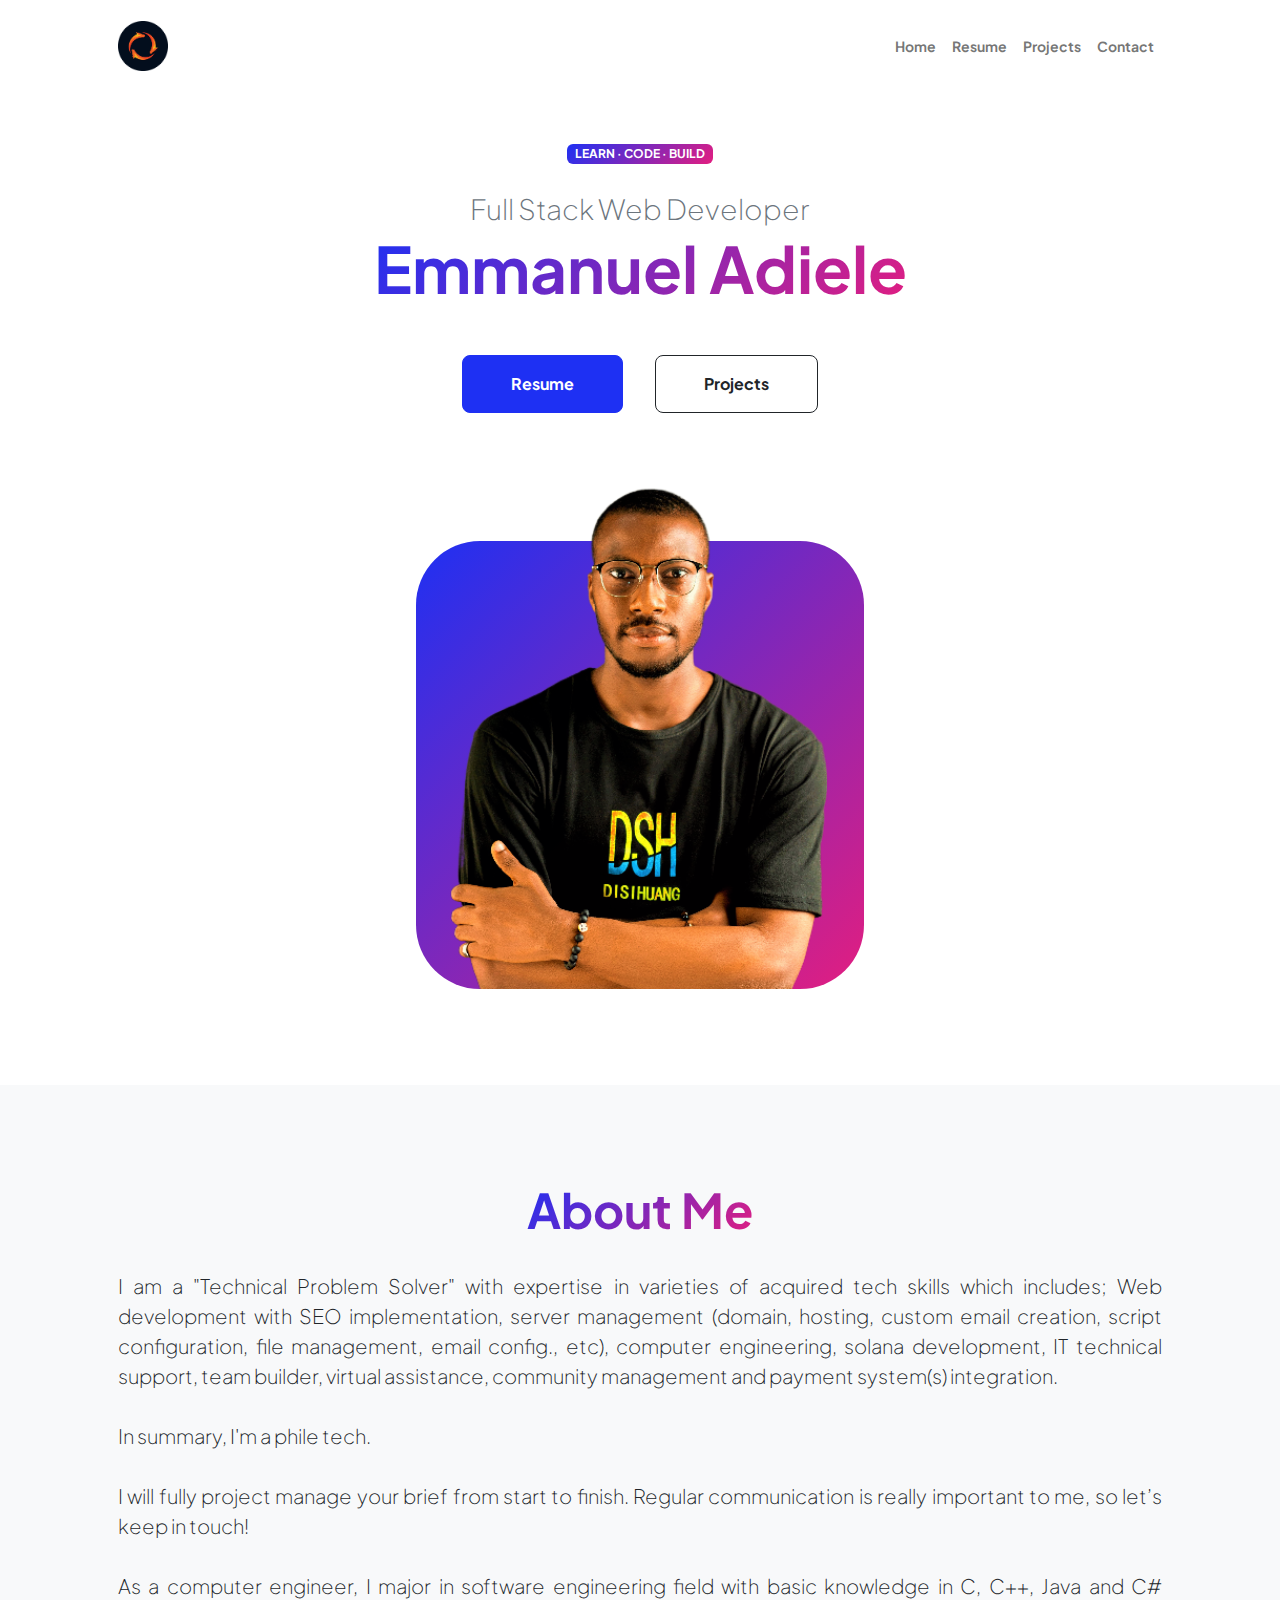
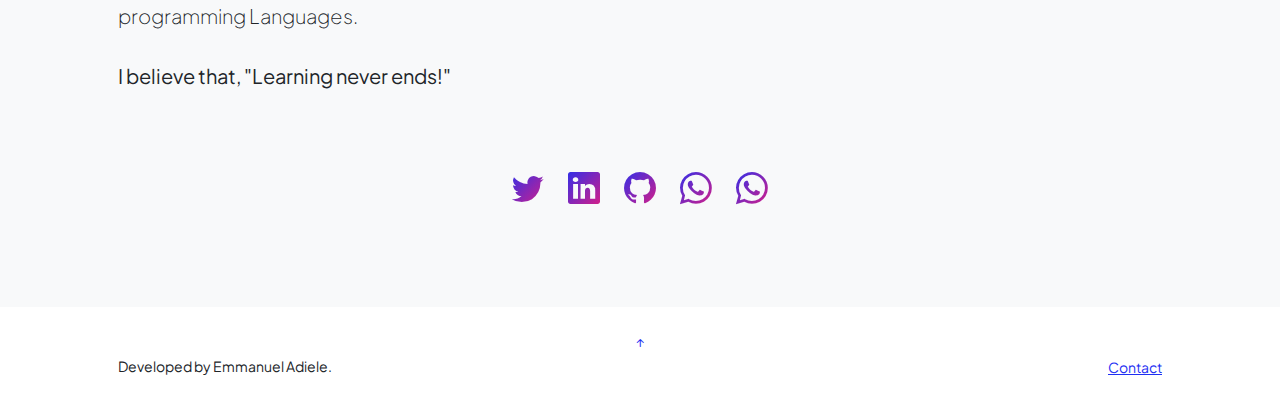
<file: index.html>
<!DOCTYPE html>
<html lang="en">
    <head>
        <meta charset="utf-8" />
        <meta name="viewport" content="width=device-width, initial-scale=1, shrink-to-fit=no" />
        <meta name="description" content="" />
        <meta name="author" content="" />
        <title>Emmanuel Adiele</title>
        <!-- Favicon-->
        <link rel="icon" type="image/x-icon" href="./assets/profile.png" />
        <!-- Custom Google font-->
        <link rel="preconnect" href="https://fonts.googleapis.com" />
        <link rel="preconnect" href="https://fonts.gstatic.com" crossorigin />
        <link href="https://fonts.googleapis.com/css2?family=Plus+Jakarta+Sans:wght@100;200;300;400;500;600;700;800;900&amp;display=swap" rel="stylesheet" />
        <!-- Bootstrap icons-->
        <link href="https://cdn.jsdelivr.net/npm/bootstrap-icons@1.8.1/font/bootstrap-icons.css" rel="stylesheet" />
        <!-- CSS (includes Bootstrap)-->
        <link href="css/styles.css" rel="stylesheet" />
    </head>
    <body class="d-flex flex-column h-100">
        <main class="flex-shrink-0">
            <!-- Navigation-->
            <nav class="navbar navbar-expand-lg navbar-light bg-white py-3">
                <div class="container px-5">
                    <a class="navbar-brand" span class="fw-bolder text-primary"><img src="./assets/PhileTech.png" alt="My Logo" width="10%"></span></a>
                    <button class="navbar-toggler" type="button" data-bs-toggle="collapse" data-bs-target="#navbarSupportedContent" aria-controls="navbarSupportedContent" aria-expanded="false" aria-label="Toggle navigation"><span class="navbar-toggler-icon"></span></button>
                    <div class="collapse navbar-collapse" id="navbarSupportedContent">
                        <ul class="navbar-nav ms-auto mb-2 mb-lg-0 small fw-bolder">
                            <li class="nav-item"><a class="nav-link" href="index.html">Home</a></li>
                            <li class="nav-item"><a class="nav-link" href="resume.html">Resume</a></li>
                            <li class="nav-item"><a class="nav-link" href="projects.html">Projects</a></li>
                            <li class="nav-item"><a class="nav-link" href="contact.html">Contact</a></li>
                        </ul>
                    </div>
                </div>
            </nav>
            <!-- Header-->
            <header class="py-5">
                <div class="container px-5 pb-5">
                    <div class="row gx-5 align-items-center">
                        <div class="col-xxl-5">
                            <!-- Header text content-->
                            <div class="text-center text-xxl-start">
                                <div class="badge bg-gradient-primary-to-secondary text-white mb-4"><div class="text-uppercase">Learn &middot; Code &middot; Build </div></div>
                                <div class="fs-3 fw-light text-muted">Full Stack Web Developer</div>
                                <h1 class="display-3 fw-bolder mb-5"><span class="text-gradient d-inline">Emmanuel Adiele</span></h1>
                                <div class="d-grid gap-3 d-sm-flex justify-content-sm-center justify-content-xxl-start mb-3">
                                    <a class="btn btn-primary btn-lg px-5 py-3 me-sm-3 fs-6 fw-bolder" href="resume.html">Resume</a>
                                    <a class="btn btn-outline-dark btn-lg px-5 py-3 fs-6 fw-bolder" href="projects.html">Projects</a>
                                </div>
                            </div>
                        </div>
                        <div class="col-xxl-7">
                            <!-- Header profile picture-->
                            <div class="d-flex justify-content-center mt-5 mt-xxl-0">
                                <div class="profile bg-gradient-primary-to-secondary">
                                    <img class="profile-img" src="assets/profile.png" alt="Emmanuel Adiele Picture"/>
                                </div>
                            </div>
                        </div>
                    </div>
                </div>
            </header>
            <!-- About Section-->
            <section class="bg-light py-5">
                <div class="container px-5">
                    <div class="row gx-5 justify-content-center">
                        <div class="col-xxl-8">
                            <div class="text-center my-5">
                                <h2 class="display-5 fw-bolder"><span class="text-gradient d-inline">About Me</span></h2>
                                <br>
                                <p class="lead fw-light mb-4" style="text-align: justify;">I am a "Technical Problem Solver" with expertise in varieties of acquired tech skills which includes; Web development with SEO implementation, server management (domain, hosting, custom email creation, script configuration, file management, email config., etc), computer engineering, solana development, IT technical support, team builder, virtual assistance, community management and payment system(s) integration.<br><br> In summary, I'm a phile tech.<br><br> I will fully project manage your brief from start to finish. Regular communication is really important to me, so let’s keep in touch!<br><br> As a computer engineer, I major in software engineering field with basic knowledge in C, C++, Java and C# programming Languages.<br><br>
                                <strong>I believe that, "Learning never ends!"</strong></p>
                                <br><br>
                                <div class="d-flex justify-content-center fs-2 gap-4">
                                    <a class="text-gradient" href="https://x.com/EmmaWebDev"><i class="bi bi-twitter"></i></a>
                                    <a class="text-gradient" href="https://www.linkedin.com/in/emmanuel-adiele-52251117a"><i class="bi bi-linkedin"></i></a>
                                    <a class="text-gradient" href="https://github.com/Michaelsplendid?tab=repositories"><i class="bi bi-github"></i></a>
                                    <a class="text-gradient" href="https://wa.me/qr/HQHTC4DA5TEOF1"><i class="bi bi-whatsapp"></i></a>
                                    <a class="text-gradient" href="https://wa.me/qr/EB7QXTQJYE7KJ1"><i class="bi bi-whatsapp"></i></a>
                                </div>
                            </div>
                        </div>
                    </div>
                </div>
            </section>
        </main>
        <!-- Footer-->
        <footer class="bg-white py-4 mt-auto">
            <div class="container px-5">
                <a href="#" class="back-to-top d-flex align-items-center justify-content-center"><i class="bi bi-arrow-up-short"></i></a>
                <div class="row align-items-center justify-content-between flex-column flex-sm-row">
                    <div class="col-auto"><div class="small m-0">Developed by Emmanuel Adiele.</div></div>
                    <div class="col-auto">
                        <a class="small" href="contact.html">Contact</a>
                    </div>
                </div>
            </div>
        </footer>
        <!-- Bootstrap core JS-->
        <script src="https://cdn.jsdelivr.net/npm/bootstrap@5.2.3/dist/js/bootstrap.bundle.min.js"></script>
        <!--JS-->
        <script src="js/scripts.js"></script>
    </body>
</html>
</file>
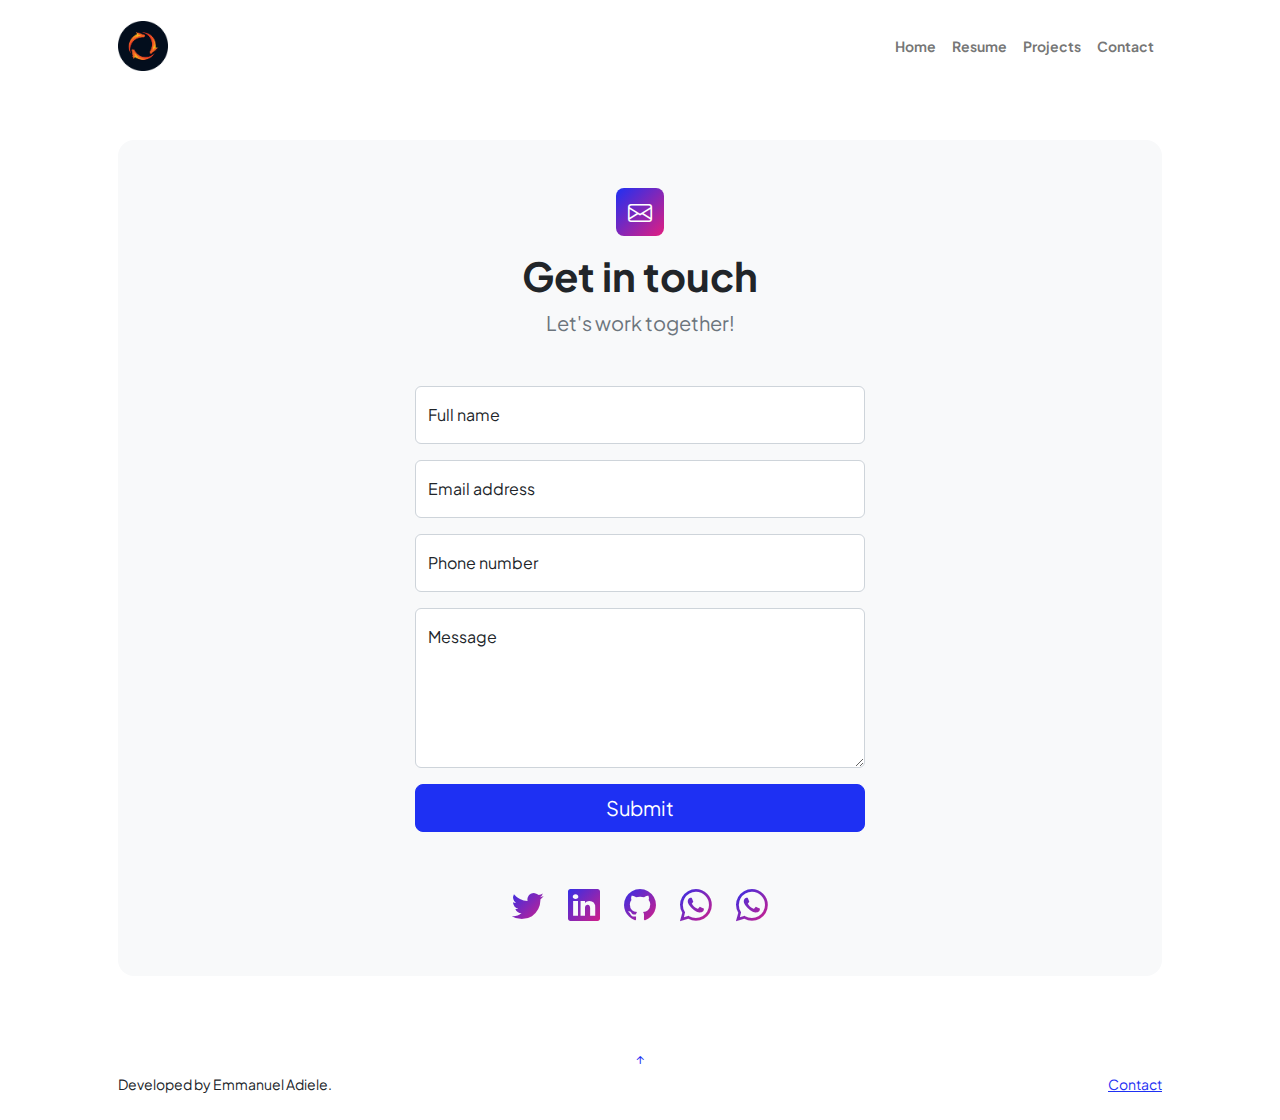
<file: contact.html>
<!DOCTYPE html>
<html lang="en">
    <head>
        <meta charset="utf-8" />
        <meta name="viewport" content="width=device-width, initial-scale=1, shrink-to-fit=no" />
        <meta name="description" content="" />
        <meta name="author" content="" />
        <title>Emmanuel Adiele</title>
        <!-- Favicon-->
        <link rel="icon" type="image/x-icon" href="./assets/profile.png" />
        <!-- Custom Google font-->
        <link rel="preconnect" href="https://fonts.googleapis.com" />
        <link rel="preconnect" href="https://fonts.gstatic.com" crossorigin />
        <link href="https://fonts.googleapis.com/css2?family=Plus+Jakarta+Sans:wght@100;200;300;400;500;600;700;800;900&amp;display=swap" rel="stylesheet" />
        <!-- Bootstrap icons-->
        <link href="https://cdn.jsdelivr.net/npm/bootstrap-icons@1.8.1/font/bootstrap-icons.css" rel="stylesheet" />
        <!-- CSS (includes Bootstrap)-->
        <link href="css/styles.css" rel="stylesheet" />
        <!-- jQuerry library -->
        <script src="https://code.jquery.com/jquery-3.6.0.min.js"></script>
    </head>
    <body class="d-flex flex-column h-100">
        <main class="flex-shrink-0">
            <!-- Navigation-->
            <nav class="navbar navbar-expand-lg navbar-light bg-white py-3">
                <div class="container px-5">
                    <a class="navbar-brand" href="index.html"><span class="fw-bolder text-primary"><img src="./assets/PhileTech.png" alt="My Logo" width="10%"></span></a>
                    <button class="navbar-toggler" type="button" data-bs-toggle="collapse" data-bs-target="#navbarSupportedContent" aria-controls="navbarSupportedContent" aria-expanded="false" aria-label="Toggle navigation"><span class="navbar-toggler-icon"></span></button>
                    <div class="collapse navbar-collapse" id="navbarSupportedContent">
                        <ul class="navbar-nav ms-auto mb-2 mb-lg-0 small fw-bolder">
                            <li class="nav-item"><a class="nav-link" href="index.html">Home</a></li>
                            <li class="nav-item"><a class="nav-link" href="resume.html">Resume</a></li>
                            <li class="nav-item"><a class="nav-link" href="projects.html">Projects</a></li>
                            <li class="nav-item"><a class="nav-link" href="contact.html">Contact</a></li>
                        </ul>
                    </div>
                </div>
            </nav>
            <!-- Page content-->
            <section class="py-5">
                <div class="container px-5">
                    <!-- Contact form-->
                    <div class="bg-light rounded-4 py-5 px-4 px-md-5">
                        <div class="text-center mb-5">
                            <div class="feature bg-primary bg-gradient-primary-to-secondary text-white rounded-3 mb-3"><i class="bi bi-envelope"></i></div>
                            <h1 class="fw-bolder">Get in touch</h1>
                            <p class="lead fw-normal text-muted mb-0">Let's work together!</p>
                        </div>
                        <div class="row gx-5 justify-content-center">
                            <div class="col-lg-8 col-xl-6">
                                <form id="contactForm" action="https://formspree.io/f/mvojrdje" method="POST">
                                    <!-- Name input-->
                                    <div class="form-floating mb-3">
                                        <input class="form-control" id="name" name="Name&nbsp;" type="text" placeholder="Enter your name..." data-sb-validations="required" required>
                                        <label for="name">Full name</label>
                                        <div class="invalid-feedback" data-sb-feedback="name:required">A name is required.</div>
                                    </div>
                                    <!-- Email address input-->
                                    <div class="form-floating mb-3">
                                        <input class="form-control" id="email" name="Email&nbsp;" type="email" placeholder="name@example.com" data-sb-validations="required,email" required>
                                        <label for="email">Email address</label>
                                        <div class="invalid-feedback" data-sb-feedback="email:required">An email is required.</div>
                                        <div class="invalid-feedback" data-sb-feedback="email:email">Email is not valid.</div>
                                    </div>
                                    <!-- Phone number input-->
                                    <div class="form-floating mb-3">
                                        <input class="form-control" id="phone" name="Phone&nbsp;Number&nbsp;" type="tel" placeholder="(123) 456-7890" data-sb-validations="required" required>
                                        <label for="phone">Phone number</label>
                                        <div class="invalid-feedback" data-sb-feedback="phone:required">A phone number is required.</div>
                                    </div>
                                    <!-- Message input-->
                                    <div class="form-floating mb-3">
                                        <textarea class="form-control" id="message" name="Message&nbsp;" type="text" placeholder="Enter your message here..." style="height: 10rem" data-sb-validations="required" required></textarea>
                                        <label for="message">Message</label>
                                        <div class="invalid-feedback" data-sb-feedback="message:required">A message is required.</div>
                                    </div>
                                    <!-- Submit Button-->
                                    <div class="d-grid"><button class="btn btn-primary btn-lg enabled" type="submit" value="Submit" id="submit">Submit</button></div>
                                </form>
                                <br><br>
                                <div class="d-flex justify-content-center fs-2 gap-4">
                                    <a class="text-gradient" href="https://x.com/EmmaWebDev"><i class="bi bi-twitter"></i></a>
                                    <a class="text-gradient" href="https://www.linkedin.com/in/emmanuel-adiele-52251117a"><i class="bi bi-linkedin"></i></a>
                                    <a class="text-gradient" href="https://github.com/Michaelsplendid?tab=repositories"><i class="bi bi-github"></i></a>
                                    <a class="text-gradient" href="https://wa.me/qr/HQHTC4DA5TEOF1"><i class="bi bi-whatsapp"></i></a>
                                    <a class="text-gradient" href="https://wa.me/qr/EB7QXTQJYE7KJ1"><i class="bi bi-whatsapp"></i></a>
                                </div>
                            </div>
                        </div>
                    </div>
                </div>
            </section>
        </main>
        <!-- Footer-->
        <footer class="bg-white py-4 mt-auto">
            <div class="container px-5">
                <a href="#" class="back-to-top d-flex align-items-center justify-content-center"><i class="bi bi-arrow-up-short"></i></a>
                <div class="row align-items-center justify-content-between flex-column flex-sm-row">
                    <div class="col-auto"><div class="small m-0">Developed by Emmanuel Adiele.</div></div>
                    <div class="col-auto">
                        <a class="small" href="contact.html">Contact</a>
                    </div>
                </div>
            </div>
        </footer>
        <!-- Bootstrap core JS-->
        <script src="https://cdn.jsdelivr.net/npm/bootstrap@5.2.3/dist/js/bootstrap.bundle.min.js"></script>
        <!--JS-->
        <script src="js/scripts.js"></script>
        <script>
            document.addEventListener('DOMContentLoaded', function () {
              const contactForm = document.getElementById('contactForm');
              const submitButton = document.getElementById('submit');
              const formElements = contactForm.elements;
          
              // Function to clear all form fields
              function clearFormFields() {
                for (let i = 0; i < formElements.length; i++) {
                  const element = formElements[i];
                  if (element.tagName === 'INPUT' || element.tagName === 'TEXTAREA') {
                    element.value = '';
                  }
                }
              }
          
              // Add an event listener to the form submit event
              contactForm.addEventListener('submit', function (event) {
                // Allow a small delay before clearing the form fields
                setTimeout(function () {
                  clearFormFields();
                }, 100);
          
                return true;
              });
            });
        </script>                        
    </body>
</html>
</file>
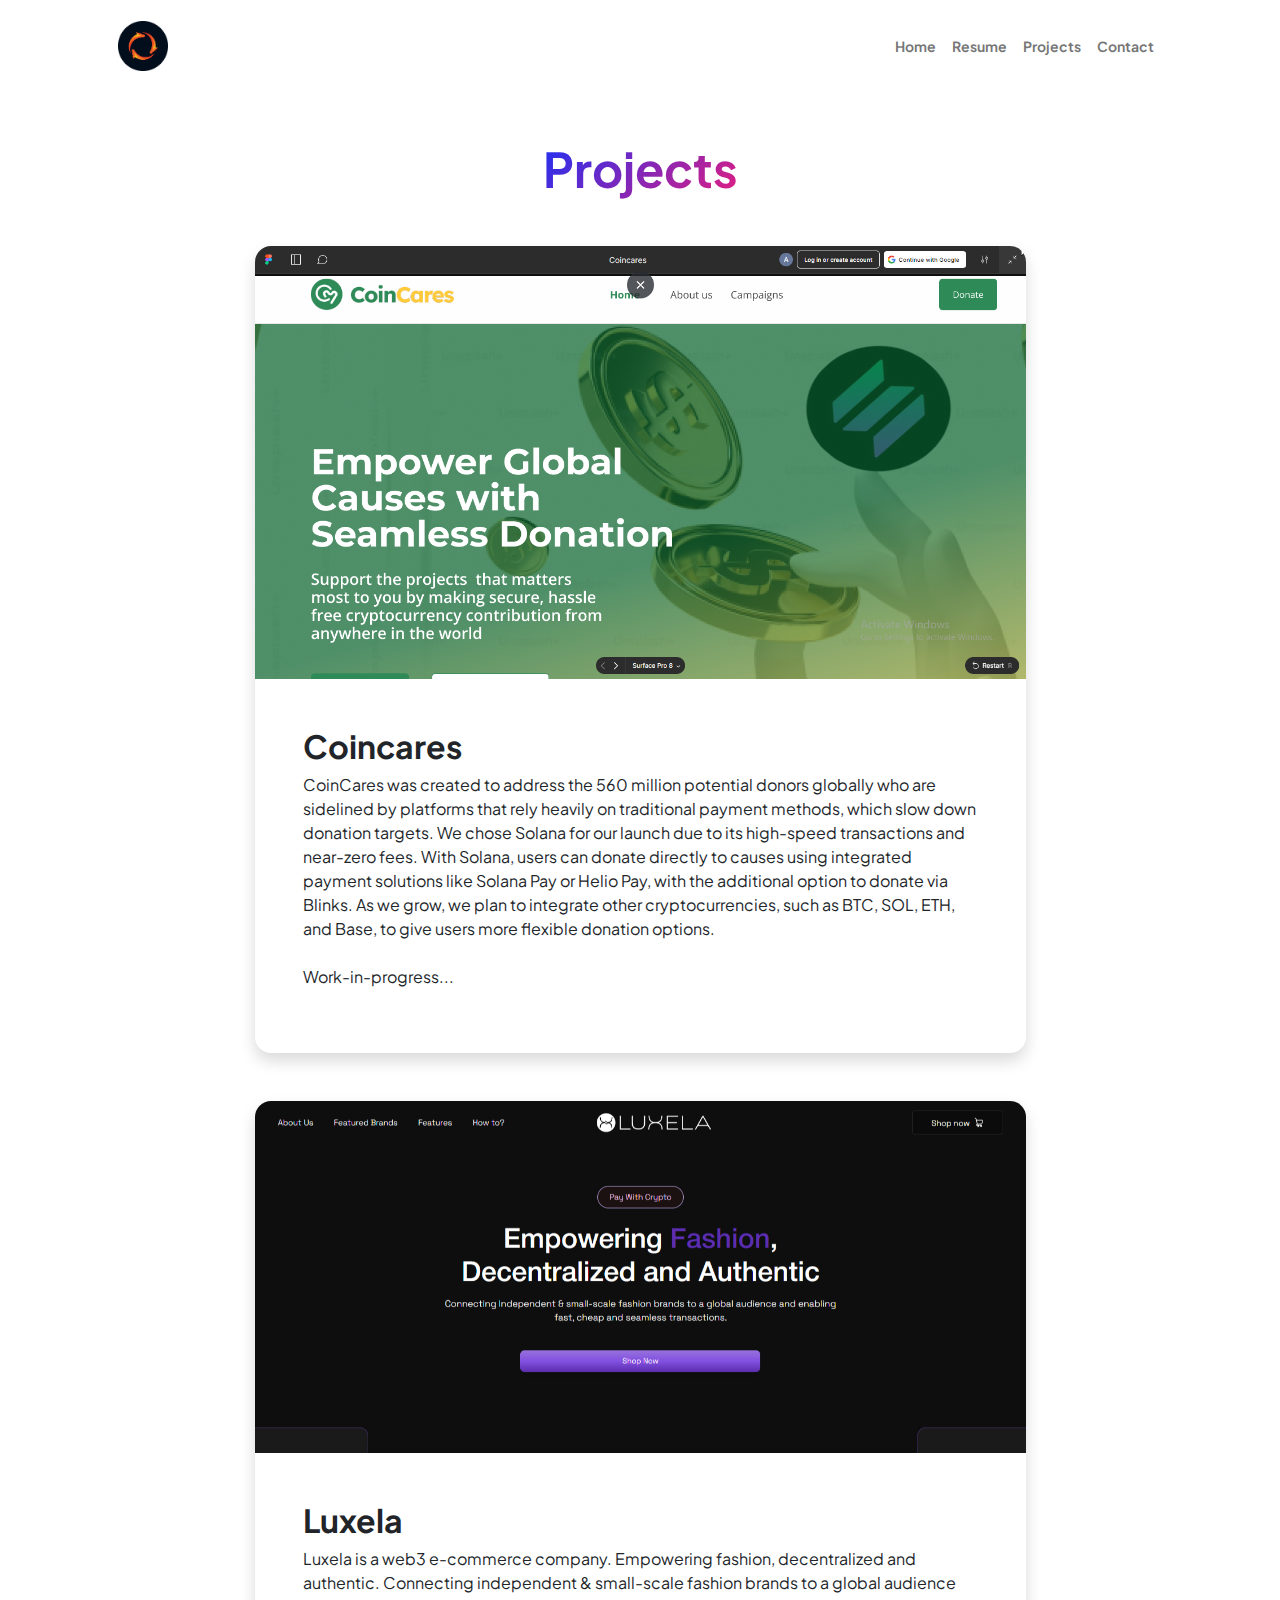
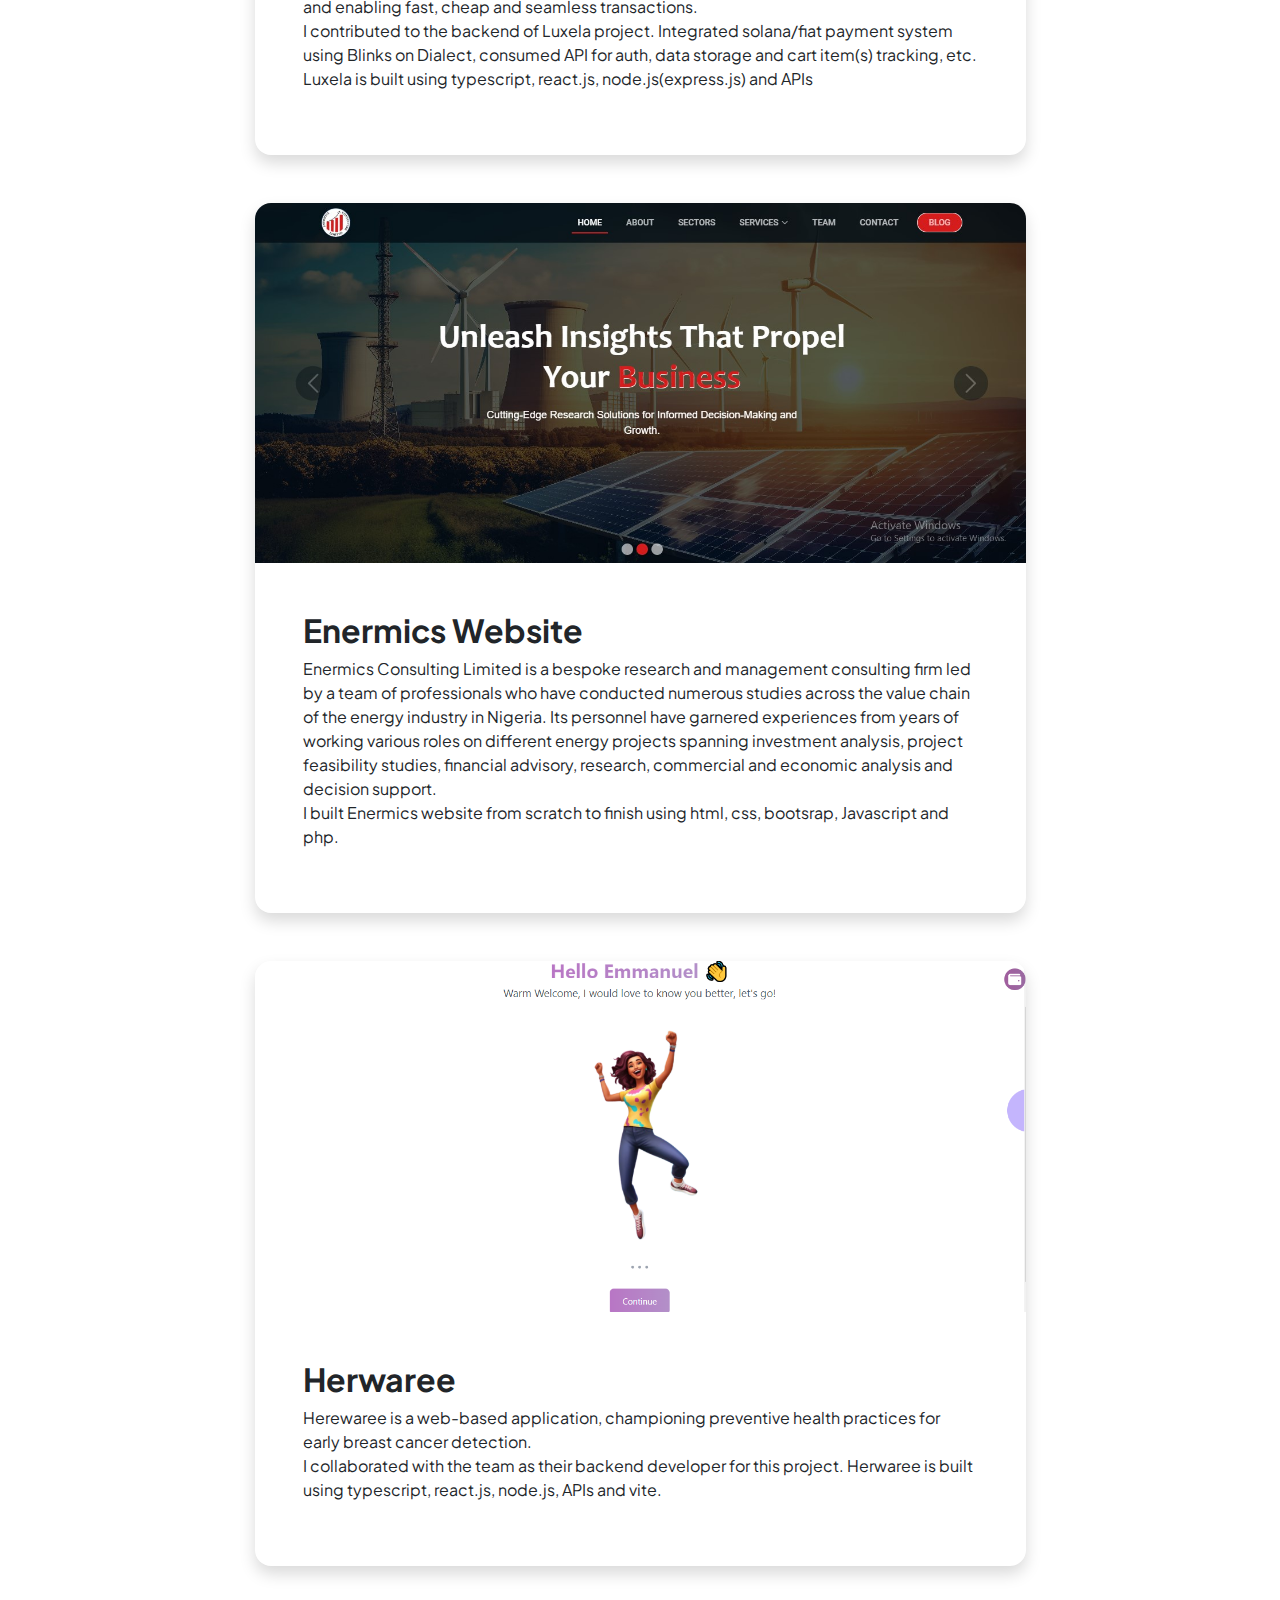
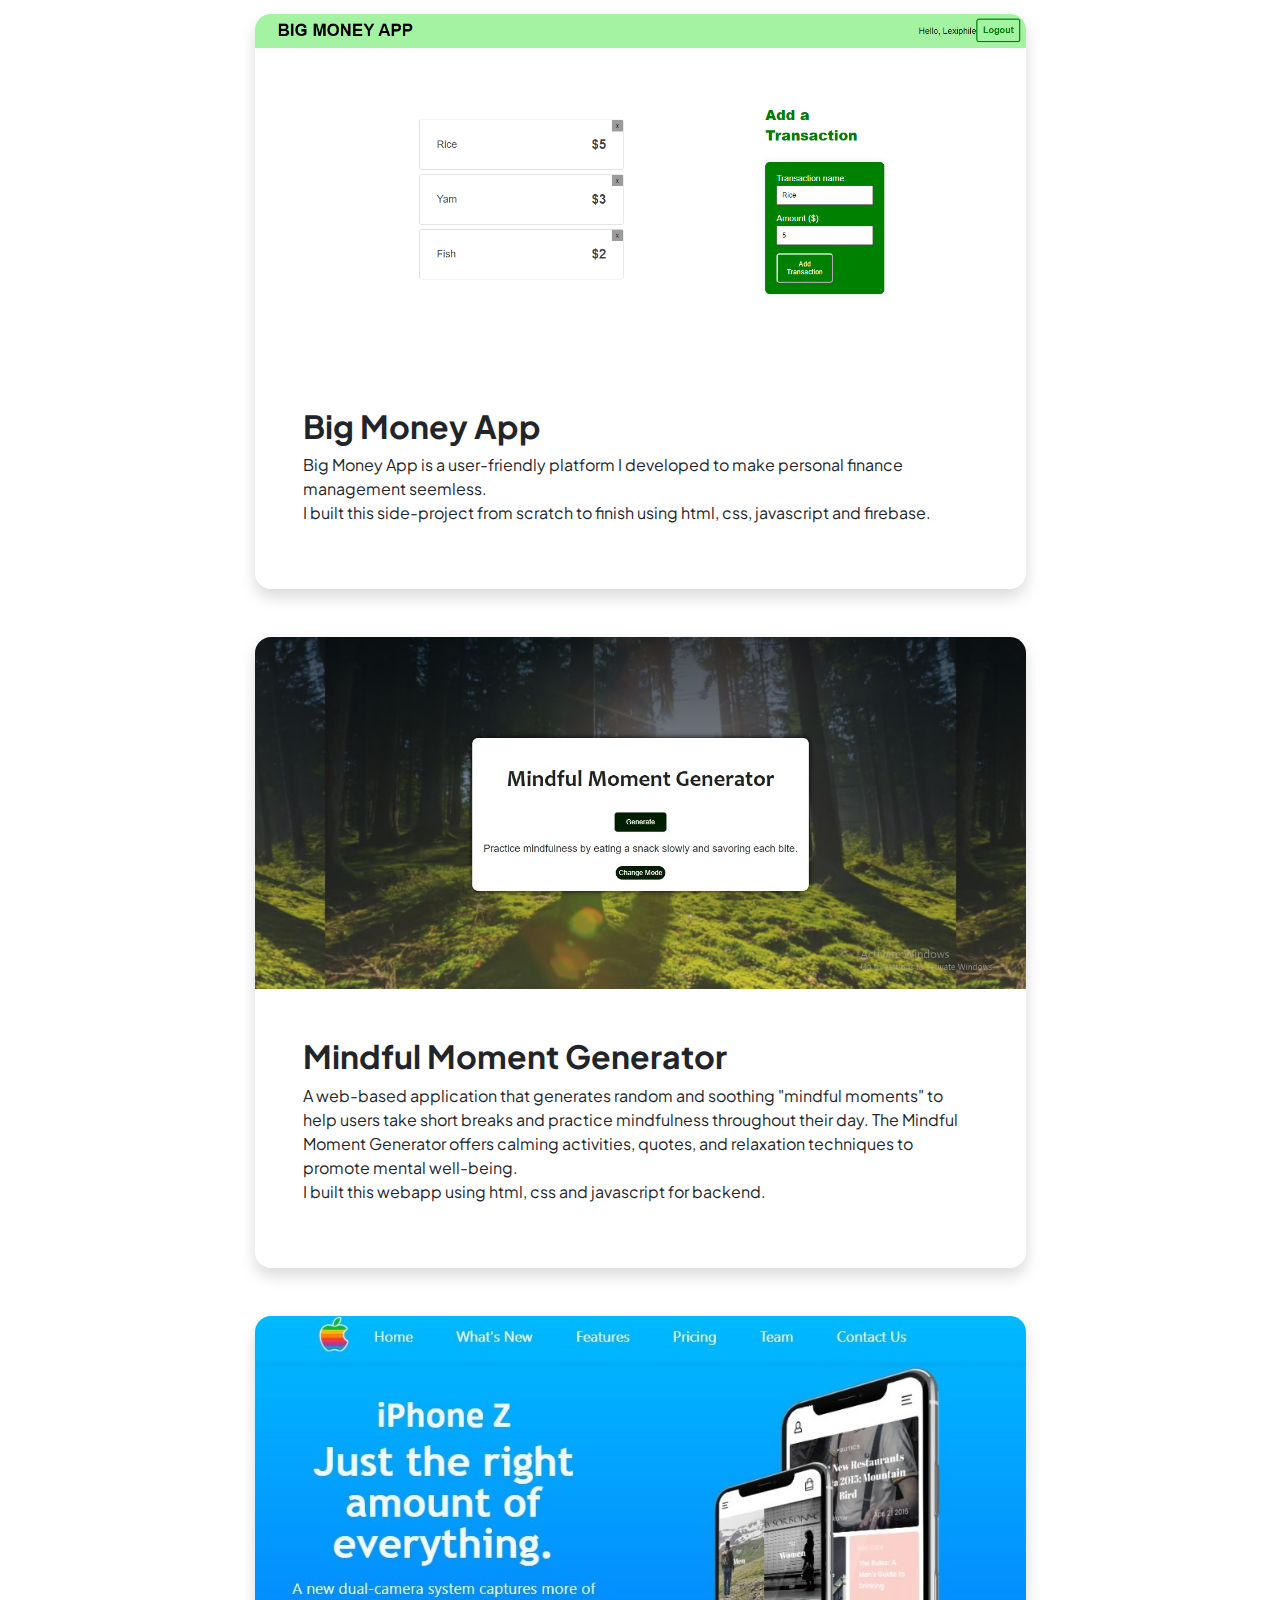
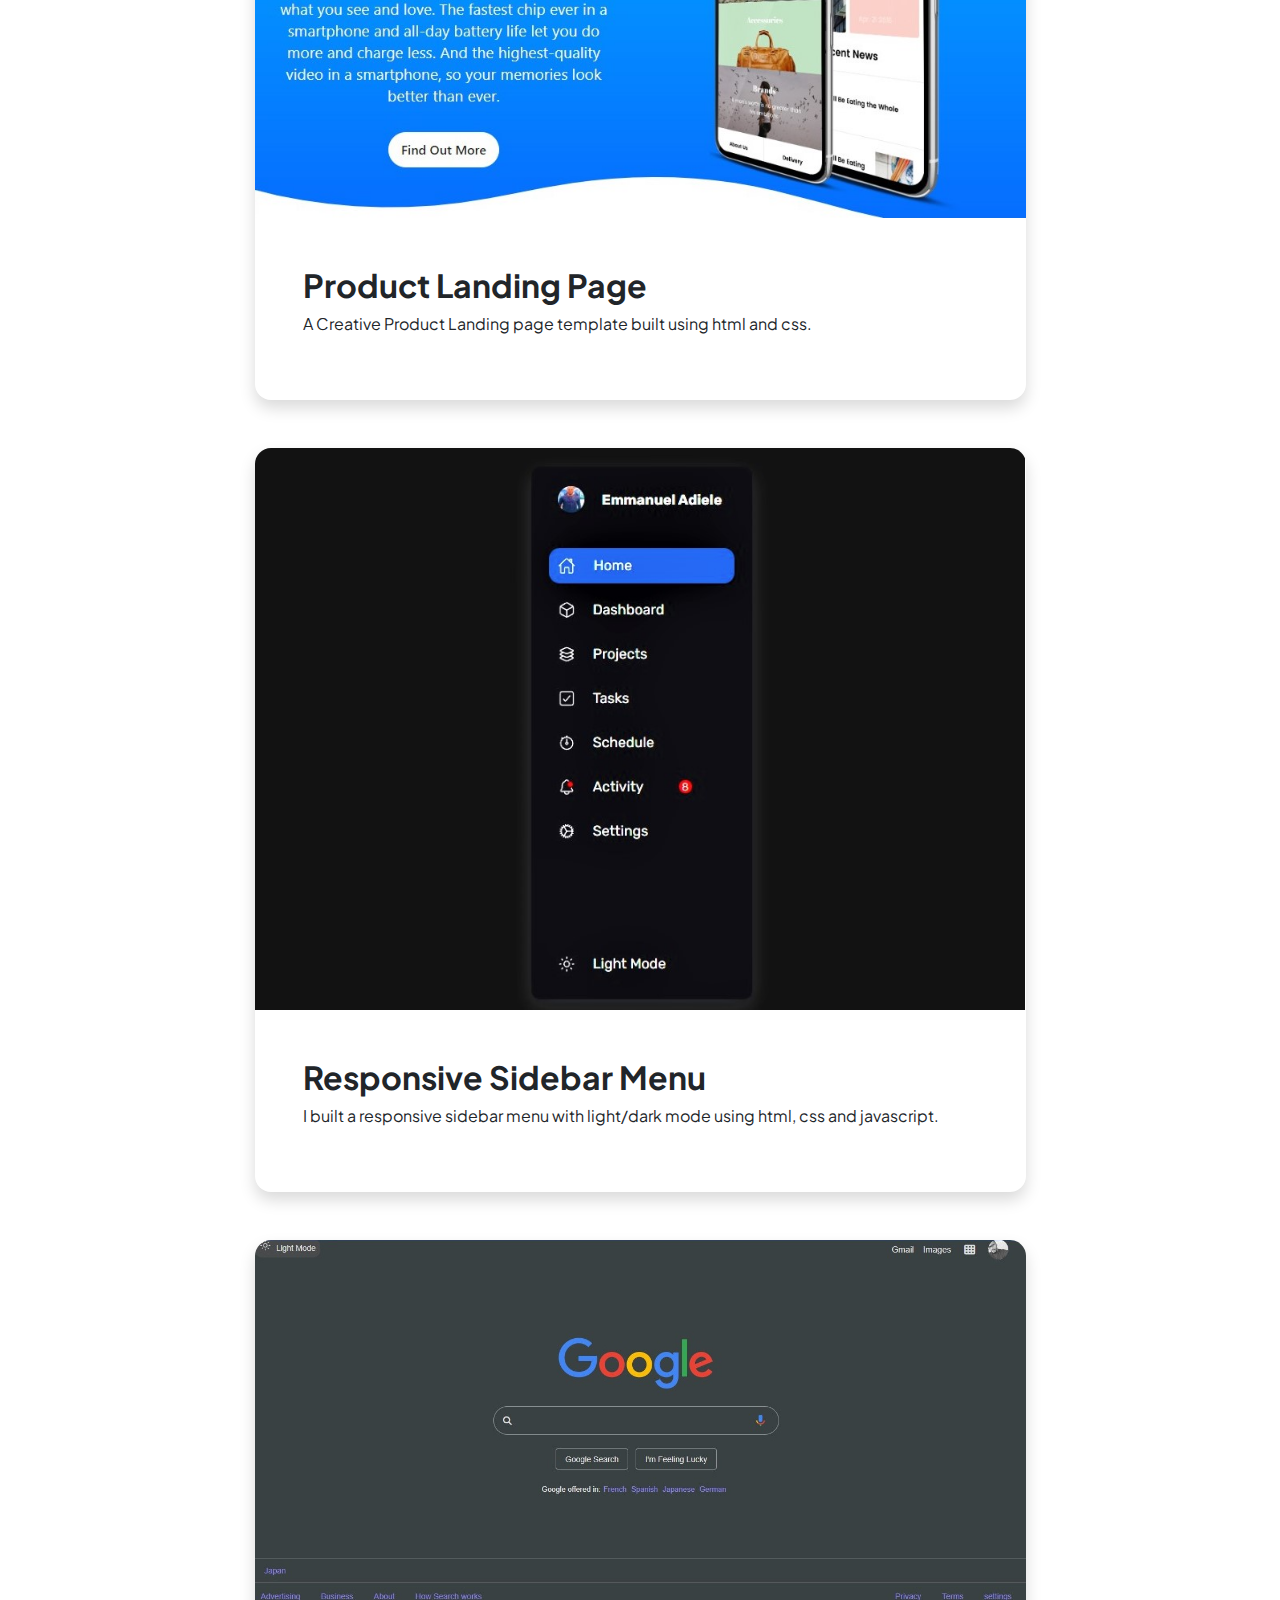
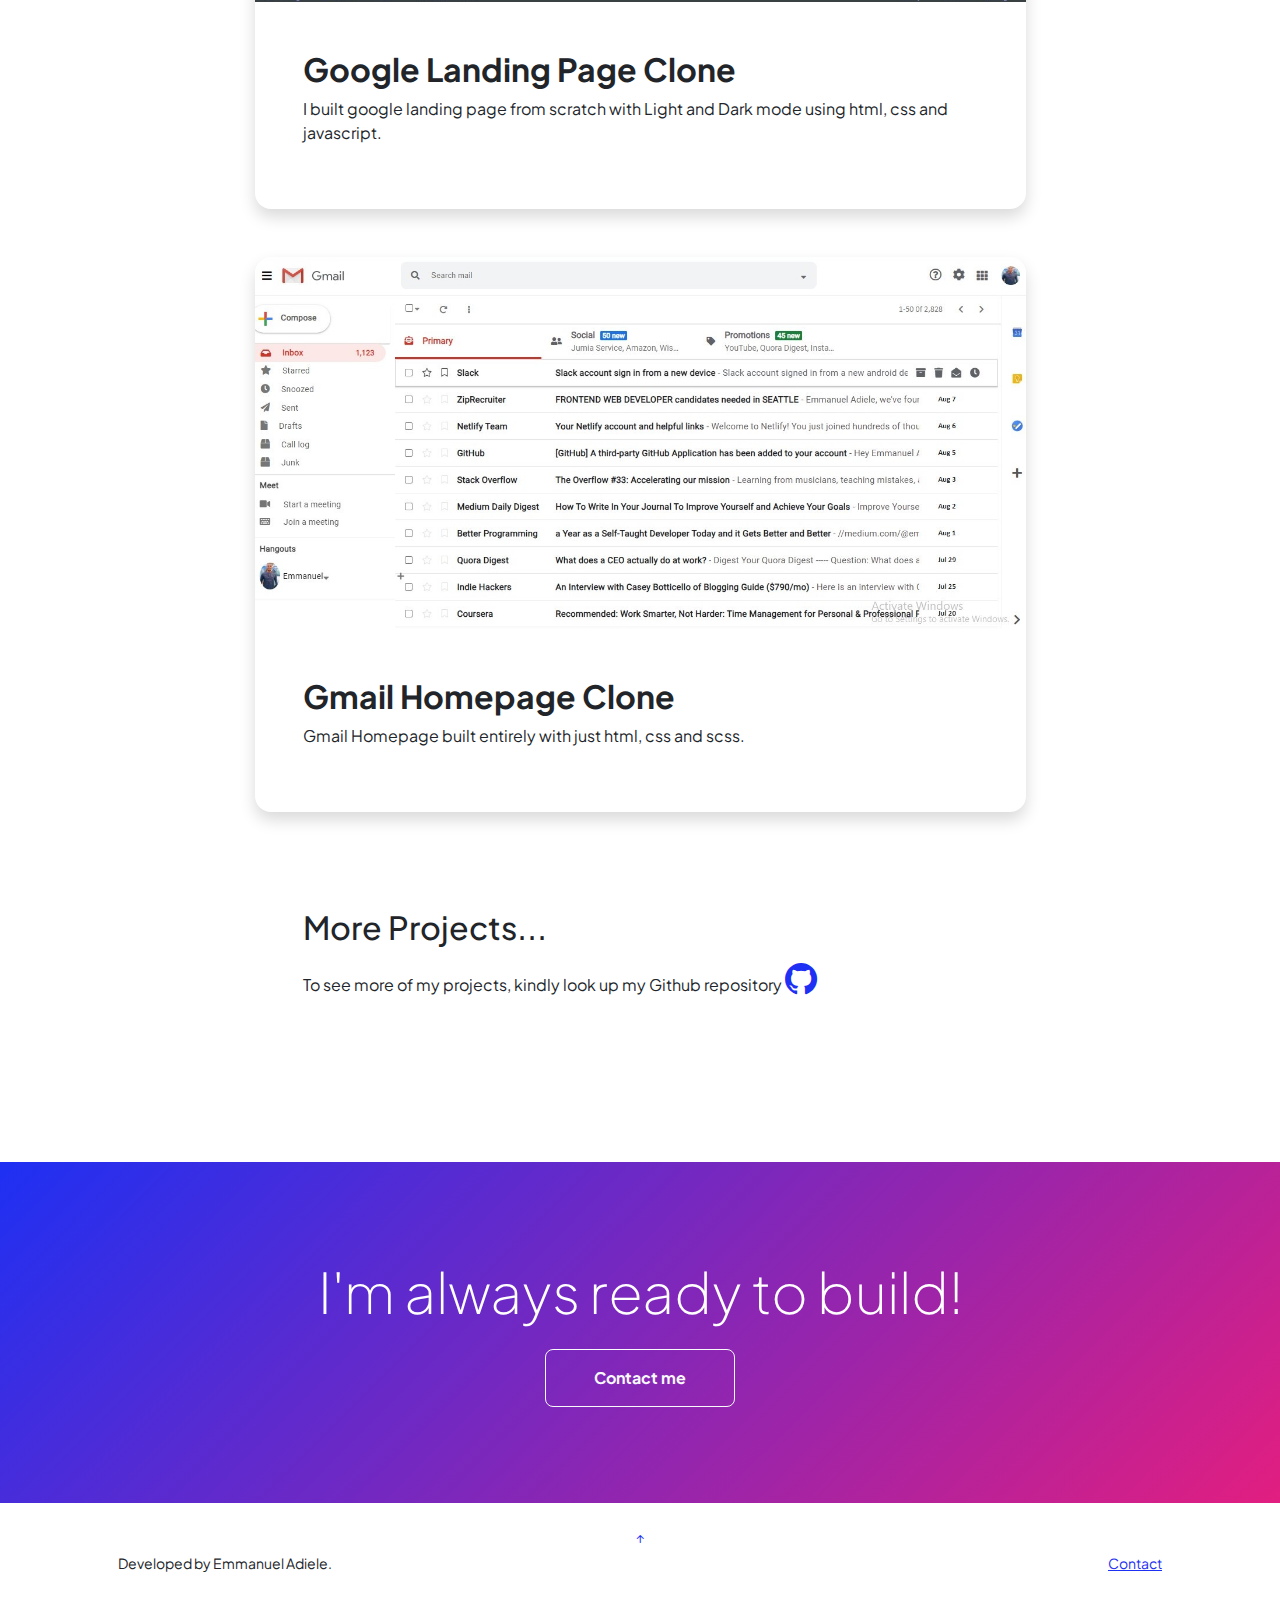
<file: projects.html>
<!DOCTYPE html>
<html lang="en">
    <head>
        <meta charset="utf-8" />
        <meta name="viewport" content="width=device-width, initial-scale=1, shrink-to-fit=no" />
        <meta name="description" content="" />
        <meta name="author" content="" />
        <title>Emmanuel Adiele</title>
        <!-- Favicon-->
        <link rel="icon" type="image/x-icon" href="./assets/profile.png" />
        <!-- Custom Google font-->
        <link rel="preconnect" href="https://fonts.googleapis.com" />
        <link rel="preconnect" href="https://fonts.gstatic.com" crossorigin />
        <link href="https://fonts.googleapis.com/css2?family=Plus+Jakarta+Sans:wght@100;200;300;400;500;600;700;800;900&amp;display=swap" rel="stylesheet" />
        <!-- Bootstrap icons-->
        <link href="https://cdn.jsdelivr.net/npm/bootstrap-icons@1.8.1/font/bootstrap-icons.css" rel="stylesheet" />
        <!-- CSS (includes Bootstrap)-->
        <link href="css/styles.css" rel="stylesheet" />
    </head>
    <body class="d-flex flex-column h-100">
        <main class="flex-shrink-0">
            <!-- Navigation-->
            <nav class="navbar navbar-expand-lg navbar-light bg-white py-3">
                <div class="container px-5">
                    <a class="navbar-brand" href="index.html"><span class="fw-bolder text-primary"><img src="./assets/PhileTech.png" alt="My Logo" width="10%"></span></a>
                    <button class="navbar-toggler" type="button" data-bs-toggle="collapse" data-bs-target="#navbarSupportedContent" aria-controls="navbarSupportedContent" aria-expanded="false" aria-label="Toggle navigation"><span class="navbar-toggler-icon"></span></button>
                    <div class="collapse navbar-collapse" id="navbarSupportedContent">
                        <ul class="navbar-nav ms-auto mb-2 mb-lg-0 small fw-bolder">
                            <li class="nav-item"><a class="nav-link" href="index.html">Home</a></li>
                            <li class="nav-item"><a class="nav-link" href="resume.html">Resume</a></li>
                            <li class="nav-item"><a class="nav-link" href="projects.html">Projects</a></li>
                            <li class="nav-item"><a class="nav-link" href="contact.html">Contact</a></li>
                        </ul>
                    </div>
                </div>
            </nav>
            <!-- Projects Section-->
            <section class="py-5">
                <div class="container px-5 mb-5">
                    <div class="text-center mb-5">
                        <h1 class="display-5 fw-bolder mb-0"><span class="text-gradient d-inline">Projects</span></h1>
                    </div>
                    <div class="row gx-5 justify-content-center">
                        <div class="col-lg-11 col-xl-9 col-xxl-8">
                             <!-- Project Card 0-->
                                  <div class="card overflow-hidden shadow rounded-4 border-0 mb-5">
                                <div class="card-body p-0">
                                    <a href="https://x.com/coincares_" target="_blank"><img class="img-fluid" src="assets/projects images/img10.png" alt="Coincares Website Page Image" width="100%" /></a>
                                    <div class="d-flex align-items-center">
                                        <div class="p-5">
                                            <h2 class="fw-bolder">Coincares</h2>
                                            <p>CoinCares was created to address the 560 million potential donors globally who are sidelined by platforms that rely heavily on traditional payment methods, which slow down donation targets. We chose Solana for our launch due to its high-speed transactions and near-zero fees. With Solana, users can donate directly to causes using integrated payment solutions like Solana Pay or Helio Pay, with the additional option to donate via Blinks. As we grow, we plan to integrate other cryptocurrencies, such as BTC, SOL, ETH, and Base, to give users more flexible donation options.<br><br>Work-in-progress...</p>
                                        </div>
                                    </div>
                                </div>
                                    </div>
                           <!-- Project Card 1-->
                                  <div class="card overflow-hidden shadow rounded-4 border-0 mb-5">
                                <div class="card-body p-0">
                                    <a href="https://luxela.vercel.app/" target="_blank"><img class="img-fluid" src="assets/projects images/img8.png" alt="Luxela Website Page Image" width="100%" /></a>
                                    <div class="d-flex align-items-center">
                                        <div class="p-5">
                                            <h2 class="fw-bolder">Luxela</h2>
                                            <p>Luxela is a web3 e-commerce company. Empowering fashion, decentralized and authentic. Connecting independent & small-scale fashion brands to a global audience and enabling fast, cheap and seamless transactions.<br>I contributed to the backend of Luxela project. Integrated solana/fiat payment system using Blinks on Dialect, consumed API for auth, data storage and cart item(s) tracking, etc. Luxela is built using typescript, react.js, node.js(express.js) and APIs </p>
                                        </div>
                                    </div>
                                </div>
                                    </div>
                                <!-- Project Card 2-->
                                  <div class="card overflow-hidden shadow rounded-4 border-0 mb-5">
                                <div class="card-body p-0">
                                    <a href="http://enermics.com" target="_blank"><img class="img-fluid" src="assets/projects images/img2.jpeg" alt="Enermics Website Page Image" width="100%" /></a>
                                    <div class="d-flex align-items-center">
                                        <div class="p-5">
                                            <h2 class="fw-bolder">Enermics Website</h2>
                                            <p>Enermics Consulting Limited is a bespoke research and management consulting firm led by a team of professionals who have conducted numerous studies across the value chain of the energy industry in Nigeria. Its personnel have garnered experiences from years of working various roles on different energy projects spanning investment analysis, project feasibility studies, financial advisory, research, commercial and economic analysis and decision support.<br>I built Enermics website from scratch to finish using html, css, bootsrap, Javascript and php.</p>
                                        </div>
                                    </div>
                                </div>
                            </div>
                            <!-- Project Card 3-->
                                  <div class="card overflow-hidden shadow rounded-4 border-0 mb-5">
                                <div class="card-body p-0">
                                    <a href="https://herware-colosseum.vercel.app/" target="_blank"><img class="img-fluid" src="assets/projects images/img9.png" alt="Herwaree Website Page Image" width="100%" /></a>
                                    <div class="d-flex align-items-center">
                                        <div class="p-5">
                                            <h2 class="fw-bolder">Herwaree</h2>
                                            <p>Herewaree is a web-based application, championing preventive health practices for early breast cancer detection.<br>I collaborated with the team as their backend developer for this project. Herwaree is built using typescript, react.js, node.js, APIs and vite.</p>
                                        </div>
                                    </div>
                                </div>
                            </div>
                                <!-- Project Card 4-->
                                  <div class="card overflow-hidden shadow rounded-4 border-0 mb-5">
                                <div class="card-body p-0">
                                    <a href="https://bigmoneyapp.netlify.app/" target="_blank"><img class="img-fluid" src="assets/projects images/img7.png" alt="Big Money App Website Page Image" width="100%" /></a>
                                    <div class="d-flex align-items-center">
                                        <div class="p-5">
                                            <h2 class="fw-bolder">Big Money App</h2>
                                            <p>Big Money App is a user-friendly platform I developed to make personal finance management seemless.<br>I built this side-project from scratch to finish using html, css, javascript and firebase.</p>
                                        </div>
                                    </div>
                                </div>
                            </div>
                            <!-- Project Card 5-->
                            <div class="card overflow-hidden shadow rounded-4 border-0 mb-5">
                                <div class="card-body p-0">
                                    <a href="https://mm-generator.netlify.app" target="_blank"><img class="img-fluid" src="assets/projects images/img6.jpeg" alt="Mindful Moment Generator Image" width="100%" /></a>
                                    <div class="d-flex align-items-center">
                                        <div class="p-5">
                                            <h2 class="fw-bolder">Mindful Moment Generator</h2>
                                            <p>A web-based application that generates random and soothing "mindful moments" to help users take short breaks and practice mindfulness throughout their day. The Mindful Moment Generator offers calming activities, quotes, and relaxation techniques to promote mental well-being.<br>I built this webapp using html, css and javascript for backend.</p>
                                        </div>
                                    </div>
                                </div>
                            </div>
                            <!-- Project Card 6-->
                            <div class="card overflow-hidden shadow rounded-4 border-0 mb-5">
                                <div class="card-body p-0">
                                    <a href="https://creative-landing-page-master.netlify.app" target="_blank"><img class="img-fluid" src="assets/projects images/img1.jpeg" alt="Landing Page Image" width="100%" /></a>
                                    <div class="d-flex align-items-center">
                                        <div class="p-5">
                                            <h2 class="fw-bolder">Product Landing Page</h2>
                                            <p>A Creative Product Landing page template built using html and css.</p>
                                        </div>
                                    </div>
                                </div>
                            </div>
                            <!-- Project Card 7-->
                            <div class="card overflow-hidden shadow rounded-4 border-0 mb-5">
                                <div class="card-body p-0">
                                   <a href="https://responsive-sidebar-menu.netlify.app" target="_blank"><img class="img-fluid" src="assets/projects images/img3.jpeg" alt="Responsive Sidebar Menu Image" /></a>
                                    <div class="d-flex align-items-center">
                                        <div class="p-5">
                                            <h2 class="fw-bolder">Responsive Sidebar Menu</h2>
                                            <p>I built a responsive sidebar menu with light/dark mode using html, css and javascript.</p>
                                        </div>
                                    </div>
                                </div>
                            </div>
                             <!-- Project Card 8-->
                             <div class="card overflow-hidden shadow rounded-4 border-0 mb-5">
                                <div class="card-body p-0">
                                    <a href="https://google-landingpage-clone.netlify.app" target="_blank"><img class="img-fluid" src="assets/projects images/img4.jpeg" alt="Google Landing Page Clone Image" width="100%" /></a>
                                    <div class="d-flex align-items-center">
                                        <div class="p-5">
                                            <h2 class="fw-bolder">Google Landing Page Clone</h2>
                                            <p>I built google landing page from scratch with Light and Dark mode using html, css and javascript.</p>
                                        </div>
                                    </div>
                                </div>
                            </div>
                             <!-- Project Card 9-->
                             <div class="card overflow-hidden shadow rounded-4 border-0">
                                <div class="card-body p-0">
                                    <a href="https://gmail-clone-master.netlify.app" target="_blank"><img class="img-fluid" src="assets/projects images/img5.jpeg" alt="Gmail HomePage Clone Image" width="100%" /></a>
                                    <div class="d-flex align-items-center">
                                        <div class="p-5">
                                            <h2 class="fw-bolder">Gmail Homepage Clone</h2>
                                            <p>Gmail Homepage built entirely with just html, css and scss.</p>
                                        </div>
                                    </div>
                                </div>
                            </div>
                            <br><br>
                            <div class="d-flex align-items-center">
                                <div class="p-5">
                                    <h2 class="fw-smaller">More Projects...</h2>
                                    <p>To see more of my projects, kindly look up my Github repository <a class="justify-content-center fs-2 gap-4" class="text-gradient" href="https://github.com/Michaelsplendid?tab=repositories"><i class="bi bi-github"></i></a></p>
                                </div>
                            </div>
                        </div>
                    </div>
                </div>
            </section>
            <!-- Call to action section-->
            <section class="py-5 bg-gradient-primary-to-secondary text-white">
                <div class="container px-5 my-5">
                    <div class="text-center">
                        <h2 class="display-4 fw-light mb-4">I'm always ready to build!</h2>
                        <a class="btn btn-outline-light btn-lg px-5 py-3 fs-6 fw-bolder" href="contact.html">Contact me</a>
                    </div>
                </div>
            </section>
        </main>
        <!-- Footer-->
        <footer class="bg-white py-4 mt-auto">
            <div class="container px-5">
                <a href="#" class="back-to-top d-flex align-items-center justify-content-center"><i class="bi bi-arrow-up-short"></i></a>
                <div class="row align-items-center justify-content-between flex-column flex-sm-row">
                    <div class="col-auto"><div class="small m-0">Developed by Emmanuel Adiele.</div></div>
                    <div class="col-auto">
                        <a class="small" href="contact.html">Contact</a>
                    </div>
                </div>
            </div>
        </footer>
        <!-- Bootstrap core JS-->
        <script src="https://cdn.jsdelivr.net/npm/bootstrap@5.2.3/dist/js/bootstrap.bundle.min.js"></script>
        <!--JS-->
        <script src="js/scripts.js"></script>
    </body>
</html>
</file>
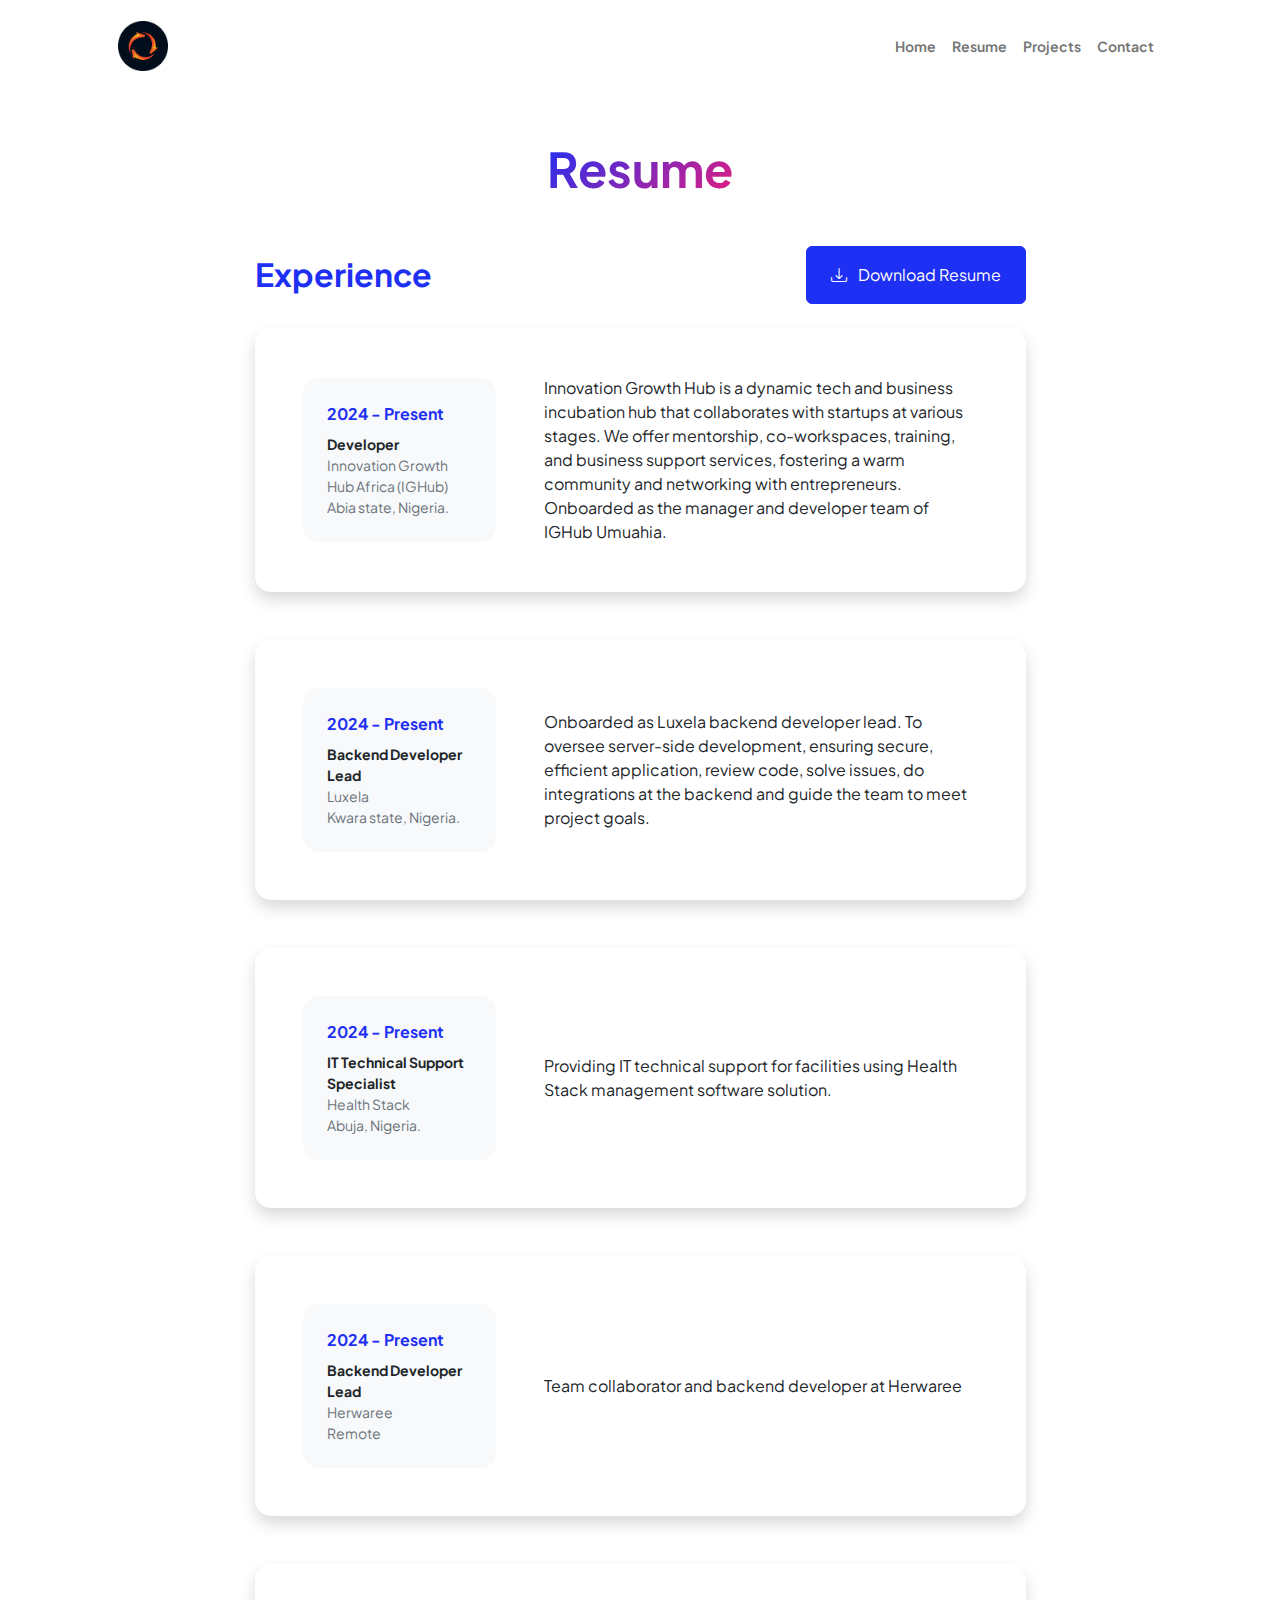
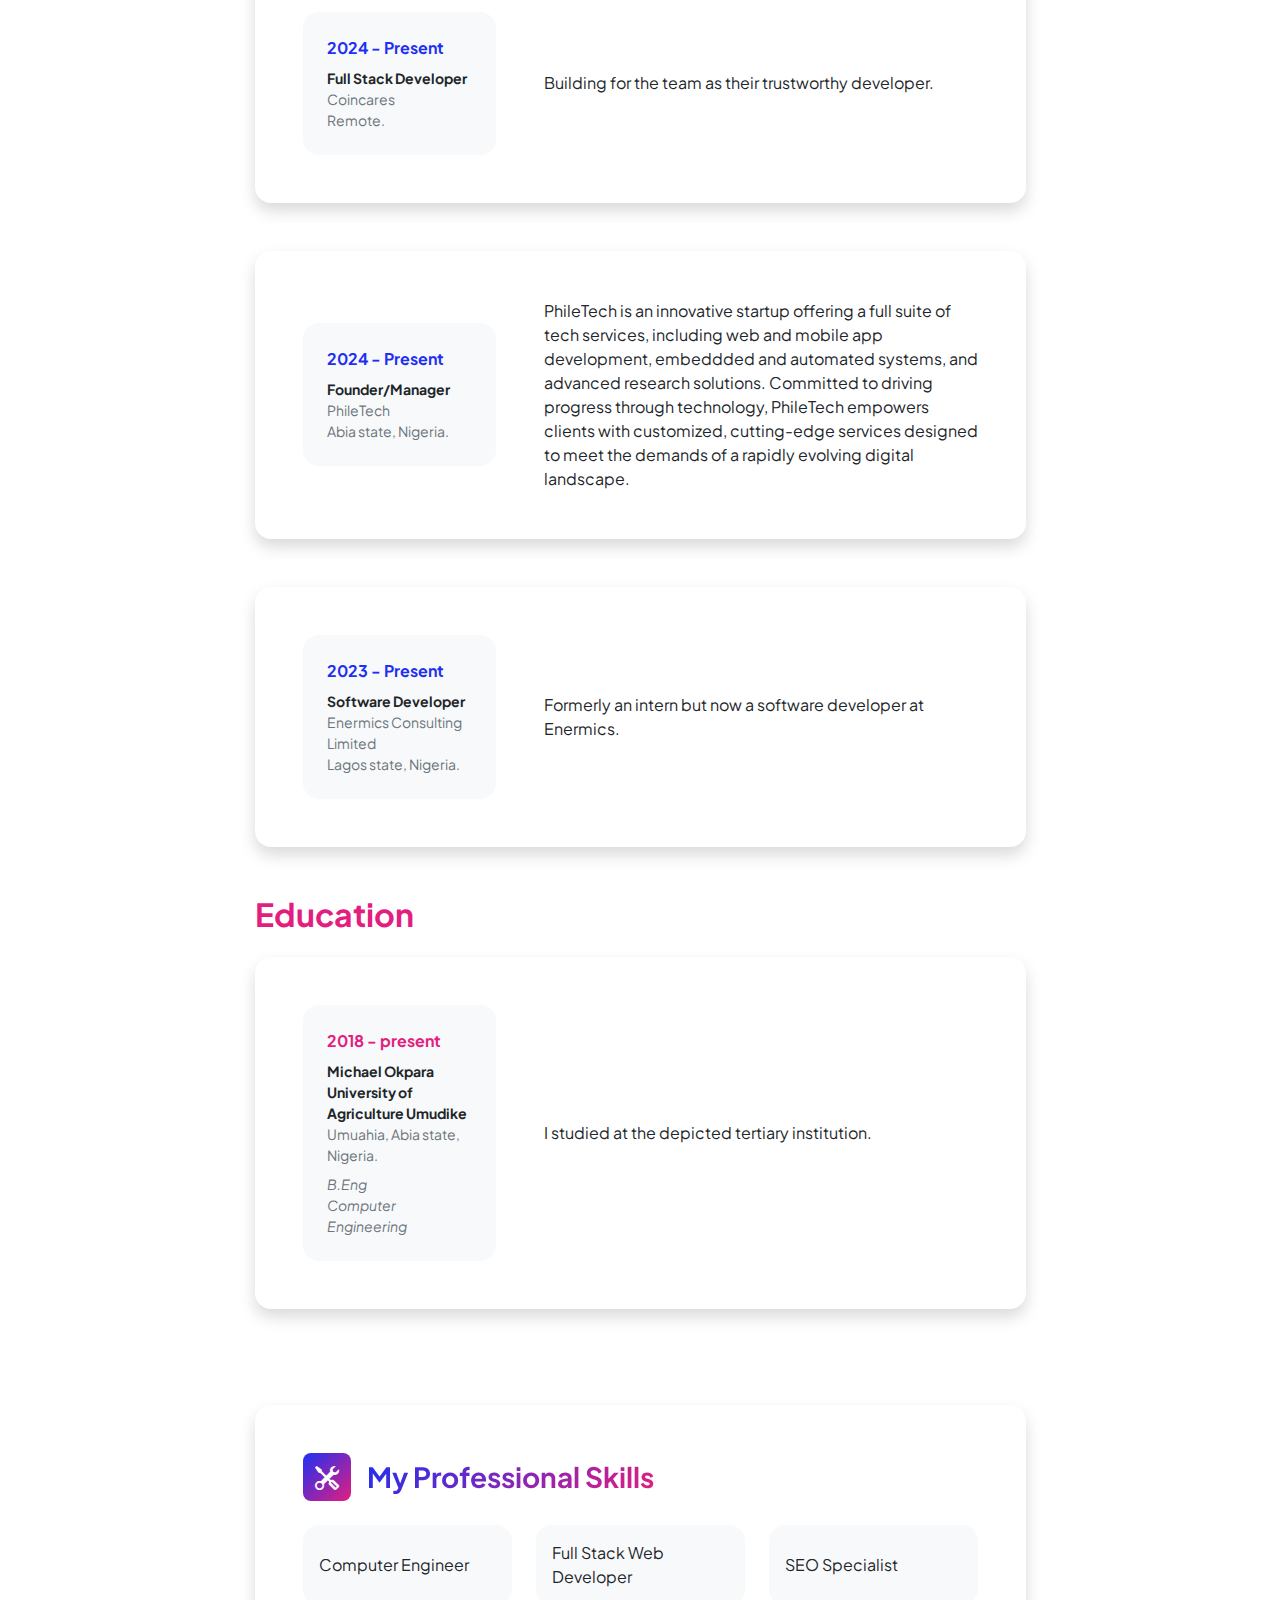
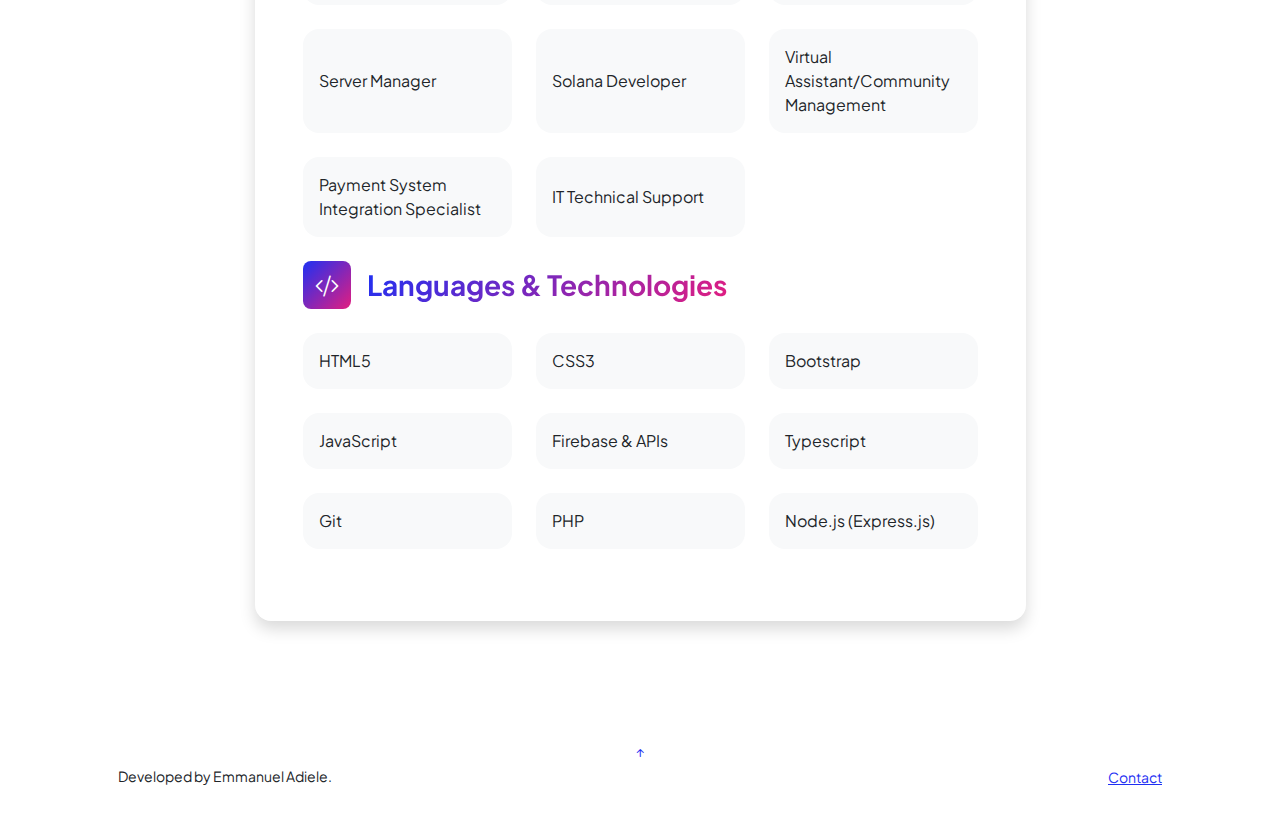
<file: resume.html>
<!DOCTYPE html>
<html lang="en">
    <head>
        <meta charset="utf-8" />
        <meta name="viewport" content="width=device-width, initial-scale=1, shrink-to-fit=no" />
        <meta name="description" content="" />
        <meta name="author" content="" />
        <title>Emmanuel Adiele</title>
        <!-- Favicon-->
        <link rel="icon" type="image/x-icon" href="./assets/profile.png" />
        <!-- Custom Google font-->
        <link rel="preconnect" href="https://fonts.googleapis.com" />
        <link rel="preconnect" href="https://fonts.gstatic.com" crossorigin />
        <link href="https://fonts.googleapis.com/css2?family=Plus+Jakarta+Sans:wght@100;200;300;400;500;600;700;800;900&amp;display=swap" rel="stylesheet" />
        <!-- Bootstrap icons-->
        <link href="https://cdn.jsdelivr.net/npm/bootstrap-icons@1.8.1/font/bootstrap-icons.css" rel="stylesheet" />
        <!-- CSS (includes Bootstrap)-->
        <link href="css/styles.css" rel="stylesheet" />
    </head>
    <body class="d-flex flex-column h-100">
        <main class="flex-shrink-0">
            <!-- Navigation-->
            <nav class="navbar navbar-expand-lg navbar-light bg-white py-3">
                <div class="container px-5">
                    <a class="navbar-brand" href="index.html"><span class="fw-bolder text-primary"><img src="./assets/PhileTech.png" alt="My Logo" width="10%"></span></a>
                    <button class="navbar-toggler" type="button" data-bs-toggle="collapse" data-bs-target="#navbarSupportedContent" aria-controls="navbarSupportedContent" aria-expanded="false" aria-label="Toggle navigation"><span class="navbar-toggler-icon"></span></button>
                    <div class="collapse navbar-collapse" id="navbarSupportedContent">
                        <ul class="navbar-nav ms-auto mb-2 mb-lg-0 small fw-bolder">
                            <li class="nav-item"><a class="nav-link" href="index.html">Home</a></li>
                            <li class="nav-item"><a class="nav-link" href="resume.html">Resume</a></li>
                            <li class="nav-item"><a class="nav-link" href="projects.html">Projects</a></li>
                            <li class="nav-item"><a class="nav-link" href="contact.html">Contact</a></li>
                        </ul>
                    </div>
                </div>
            </nav>
            <!-- Page Content-->
            <div class="container px-5 my-5">
                <div class="text-center mb-5">
                    <h1 class="display-5 fw-bolder mb-0"><span class="text-gradient d-inline">Resume</span></h1>
                </div>
                <div class="row gx-5 justify-content-center">
                    <div class="col-lg-11 col-xl-9 col-xxl-8">
                        <!-- Experience Section-->
                        <section>
                            <div class="d-flex align-items-center justify-content-between mb-4">
                                <h2 class="text-primary fw-bolder mb-0">Experience</h2>
                                <a class="btn btn-primary px-4 py-3" href="asset/resume/" download><i class="fa fa-download"></i>
                                    <div class="d-inline-block bi bi-download me-2"></div>
                                    Download Resume
                                </a>
                            </div>
                            <!-- Experience Card 0-->
                            <div class="card shadow border-0 rounded-4 mb-5">
                                <div class="card-body p-5">
                                    <div class="row align-items-center gx-5">
                                        <div class="col text-center text-lg-start mb-4 mb-lg-0">
                                            <div class="bg-light p-4 rounded-4">
                                                <div class="text-primary fw-bolder mb-2">2024 - Present</div>
                                                <div class="small fw-bolder">Developer</div>
                                                <div class="small text-muted">Innovation Growth Hub Africa (IGHub)</div>
                                                <div class="small text-muted">Abia state, Nigeria.</div>
                                            </div>
                                        </div>
                                        <div class="col-lg-8"><div>Innovation Growth Hub is a dynamic tech and business incubation hub that collaborates with startups at various stages. We offer mentorship, co-workspaces, training, and business support services, fostering a warm community and networking with entrepreneurs.<br>Onboarded as the manager and developer team of IGHub Umuahia.</div></div>
                                    </div>
                                </div>
                            </div>
                            <!-- Experience Card 1-->
                            <div class="card shadow border-0 rounded-4 mb-5">
                                <div class="card-body p-5">
                                    <div class="row align-items-center gx-5">
                                        <div class="col text-center text-lg-start mb-4 mb-lg-0">
                                            <div class="bg-light p-4 rounded-4">
                                                <div class="text-primary fw-bolder mb-2">2024 - Present</div>
                                                <div class="small fw-bolder">Backend Developer Lead</div>
                                                <div class="small text-muted">Luxela</div>
                                                <div class="small text-muted">Kwara state, Nigeria.</div>
                                            </div>
                                        </div>
                                        <div class="col-lg-8"><div>Onboarded as Luxela backend developer lead. To oversee server-side development, ensuring secure, efficient application, review code, solve issues, do integrations at the backend and guide the team to meet project goals.</div></div>
                                    </div>
                                </div>
                            </div>
                                   <!-- Experience Card 2-->
                            <div class="card shadow border-0 rounded-4 mb-5">
                                <div class="card-body p-5">
                                    <div class="row align-items-center gx-5">
                                        <div class="col text-center text-lg-start mb-4 mb-lg-0">
                                            <div class="bg-light p-4 rounded-4">
                                                <div class="text-primary fw-bolder mb-2">2024 - Present</div>
                                                <div class="small fw-bolder">IT Technical Support Specialist</div>
                                                <div class="small text-muted">Health Stack</div>
                                                <div class="small text-muted">Abuja, Nigeria.</div>
                                            </div>
                                        </div>
                                        <div class="col-lg-8"><div>Providing IT technical support for facilities using Health Stack management software solution.</div></div>
                                    </div>
                                </div>
                            </div>
                                   <!-- Experience Card 3-->
                            <div class="card shadow border-0 rounded-4 mb-5">
                                <div class="card-body p-5">
                                    <div class="row align-items-center gx-5">
                                        <div class="col text-center text-lg-start mb-4 mb-lg-0">
                                            <div class="bg-light p-4 rounded-4">
                                                <div class="text-primary fw-bolder mb-2">2024 - Present</div>
                                                <div class="small fw-bolder">Backend Developer Lead</div>
                                                <div class="small text-muted">Herwaree</div>
                                                <div class="small text-muted">Remote</div>
                                            </div>
                                        </div>
                                        <div class="col-lg-8"><div>Team collaborator and backend developer at Herwaree</div></div>
                                    </div>
                                </div>
                            </div>
                                   <!-- Experience Card 4-->
                            <div class="card shadow border-0 rounded-4 mb-5">
                                <div class="card-body p-5">
                                    <div class="row align-items-center gx-5">
                                        <div class="col text-center text-lg-start mb-4 mb-lg-0">
                                            <div class="bg-light p-4 rounded-4">
                                                <div class="text-primary fw-bolder mb-2">2024 - Present</div>
                                                <div class="small fw-bolder">Full Stack Developer</div>
                                                <div class="small text-muted">Coincares</div>
                                                <div class="small text-muted">Remote.</div>
                                            </div>
                                        </div>
                                        <div class="col-lg-8"><div>Building for the team as their trustworthy developer.</div></div>
                                    </div>
                                </div>
                            </div>
                                   <!-- Experience Card 5-->
                            <div class="card shadow border-0 rounded-4 mb-5">
                                <div class="card-body p-5">
                                    <div class="row align-items-center gx-5">
                                        <div class="col text-center text-lg-start mb-4 mb-lg-0">
                                            <div class="bg-light p-4 rounded-4">
                                                <div class="text-primary fw-bolder mb-2">2024 - Present</div>
                                                <div class="small fw-bolder">Founder/Manager</div>
                                                <div class="small text-muted">PhileTech</div>
                                                <div class="small text-muted">Abia state, Nigeria.</div>
                                            </div>
                                        </div>
                                        <div class="col-lg-8"><div>PhileTech is an innovative startup offering a full suite of tech services, including web and mobile app development, embeddded and automated systems, and advanced research solutions. Committed to driving progress through technology, PhileTech empowers clients with customized, cutting-edge services designed to meet the demands of a rapidly evolving digital landscape.</div></div>
                                    </div>
                                </div>
                            </div>
                                   <!-- Experience Card 6-->
                            <div class="card shadow border-0 rounded-4 mb-5">
                                <div class="card-body p-5">
                                    <div class="row align-items-center gx-5">
                                        <div class="col text-center text-lg-start mb-4 mb-lg-0">
                                            <div class="bg-light p-4 rounded-4">
                                                <div class="text-primary fw-bolder mb-2">2023 - Present</div>
                                                <div class="small fw-bolder">Software Developer</div>
                                                <div class="small text-muted">Enermics Consulting Limited</div>
                                                <div class="small text-muted">Lagos state, Nigeria.</div>
                                            </div>
                                        </div>
                                        <div class="col-lg-8"><div>Formerly an intern but now a software developer at Enermics.</div></div>
                                    </div>
                                </div>
                            </div>
                        </section>
                        <!-- Education Section-->
                        <section>
                            <h2 class="text-secondary fw-bolder mb-4">Education</h2>
                            <!-- Education Card 1-->
                            <div class="card shadow border-0 rounded-4 mb-5">
                                <div class="card-body p-5">
                                    <div class="row align-items-center gx-5">
                                        <div class="col text-center text-lg-start mb-4 mb-lg-0">
                                            <div class="bg-light p-4 rounded-4">
                                                <div class="text-secondary fw-bolder mb-2">2018 - present</div>
                                                <div class="mb-2">
                                                    <div class="small fw-bolder">Michael Okpara University of Agriculture Umudike</div>
                                                    <div class="small text-muted">Umuahia, Abia state, Nigeria.</div>
                                                </div>
                                                <div class="fst-italic">
                                                    <div class="small text-muted">B.Eng</div>
                                                    <div class="small text-muted">Computer Engineering</div>
                                                </div>
                                            </div>
                                        </div>
                                        <div class="col-lg-8"><div>I studied at the depicted tertiary institution.</div></div>
                                    </div>
                                </div>
                            </div>
                        </section>
                        <!-- Divider-->
                        <div class="pb-5"></div>
                        <!-- Skills Section-->
                        <section>
                            <!-- Skillset Card-->
                            <div class="card shadow border-0 rounded-4 mb-5">
                                <div class="card-body p-5">
                                    <!--Professional skills list-->
                                    <div class="mb-0">
                                        <div class="d-flex align-items-center mb-4">
                                            <div class="feature bg-primary bg-gradient-primary-to-secondary text-white rounded-3 me-3"><i class="bi bi-tools"></i></div>
                                            <h3 class="fw-bolder mb-0"><span class="text-gradient d-inline">My Professional Skills</span></h3>
                                        </div>
                                        <div class="row row-cols-1 row-cols-md-3 mb-4">
                                            <div class="col mb-4 mb-md-0"><div class="d-flex align-items-center bg-light rounded-4 p-3 h-100">Computer Engineer</div></div>
                                            <div class="col mb-4 mb-md-0"><div class="d-flex align-items-center bg-light rounded-4 p-3 h-100">Full Stack Web Developer</div></div>
                                            <div class="col"><div class="d-flex align-items-center bg-light rounded-4 p-3 h-100">SEO Specialist</div></div>
                                        </div>
                                        <div class="row row-cols-1 row-cols-md-3 mb-4">
                                            <div class="col mb-4 mb-md-0"><div class="d-flex align-items-center bg-light rounded-4 p-3 h-100">Server Manager</div></div>
                                            <div class="col mb-4 mb-md-0"><div class="d-flex align-items-center bg-light rounded-4 p-3 h-100">Solana Developer</div></div>
                                            <div class="col"><div class="d-flex align-items-center bg-light rounded-4 p-3 h-100">Virtual Assistant/Community Management</div></div>
                                        </div>
                                        <div class="row row-cols-1 row-cols-md-3 mb-4">  
                                            <div class="col mb-4 mb-md-0"><div class="d-flex align-items-center bg-light rounded-4 p-3 h-100">Payment System Integration Specialist</div></div>
                                            <div class="col mb-4 mb-md-0"><div class="d-flex align-items-center bg-light rounded-4 p-3 h-100">IT Technical Support</div></div>
                                        </div>
                                    </div>
                                    <!-- Technologies list-->
                                    <div class="mb-0">
                                        <div class="d-flex align-items-center mb-4">
                                            <div class="feature bg-primary bg-gradient-primary-to-secondary text-white rounded-3 me-3"><i class="bi bi-code-slash"></i></div>
                                            <h3 class="fw-bolder mb-0"><span class="text-gradient d-inline">Languages & Technologies</span></h3>
                                        </div>
                                        <div class="row row-cols-1 row-cols-md-3 mb-4">
                                            <div class="col mb-4 mb-md-0"><div class="d-flex align-items-center bg-light rounded-4 p-3 h-100">HTML5</div></div>
                                            <div class="col mb-4 mb-md-0"><div class="d-flex align-items-center bg-light rounded-4 p-3 h-100">CSS3</div></div>
                                            <div class="col"><div class="d-flex align-items-center bg-light rounded-4 p-3 h-100">Bootstrap</div></div>
                                        </div>
                                        <div class="row row-cols-1 row-cols-md-3 mb-4">
                                            <div class="col mb-4 mb-md-0"><div class="d-flex align-items-center bg-light rounded-4 p-3 h-100">JavaScript</div></div>
                                            <div class="col mb-4 mb-md-0"><div class="d-flex align-items-center bg-light rounded-4 p-3 h-100">Firebase & APIs</div></div>
                                            <div class="col"><div class="d-flex align-items-center bg-light rounded-4 p-3 h-100">Typescript</div></div>
                                        </div>
                                        <div class="row row-cols-1 row-cols-md-3 mb-4">  
                                            <div class="col mb-4 mb-md-0"><div class="d-flex align-items-center bg-light rounded-4 p-3 h-100">Git</div></div>
                                            <div class="col mb-4 mb-md-0"><div class="d-flex align-items-center bg-light rounded-4 p-3 h-100">PHP</div></div>
                                            <div class="col"><div class="d-flex align-items-center bg-light rounded-4 p-3 h-100">Node.js (Express.js)</div></div>
                                        </div>
                                    </div>
                                </div>
                            </div>
                        </section>
                    </div>
                </div>
            </div>
        </main>
        <!-- Footer-->
        <footer class="bg-white py-4 mt-auto">
            <div class="container px-5">
                <a href="#" class="back-to-top d-flex align-items-center justify-content-center"><i class="bi bi-arrow-up-short"></i></a>
                <div class="row align-items-center justify-content-between flex-column flex-sm-row">
                    <div class="col-auto"><div class="small m-0">Developed by Emmanuel Adiele.</div></div>
                    <div class="col-auto">
                        <a class="small" href="contact.html">Contact</a>
                    </div>
                </div>
            </div>
        </footer>
        <!-- Bootstrap core JS-->
        <script src="https://cdn.jsdelivr.net/npm/bootstrap@5.2.3/dist/js/bootstrap.bundle.min.js"></script>
        <!--JS-->
        <script src="js/scripts.js"></script>
    </body>
</html>
</file>
<file: css/styles.css>
@charset "UTF-8";
:root {
  --bs-blue: #1e30f3;
  --bs-indigo: #6610f2;
  --bs-purple: #6f42c1;
  --bs-pink: #e21e80;
  --bs-red: #dc3545;
  --bs-orange: #fd7e14;
  --bs-yellow: #ffc107;
  --bs-green: #198754;
  --bs-teal: #20c997;
  --bs-cyan: #0dcaf0;
  --bs-black: #000;
  --bs-white: #fff;
  --bs-gray: #6c757d;
  --bs-gray-dark: #343a40;
  --bs-gray-100: #f8f9fa;
  --bs-gray-200: #e9ecef;
  --bs-gray-300: #dee2e6;
  --bs-gray-400: #ced4da;
  --bs-gray-500: #adb5bd;
  --bs-gray-600: #6c757d;
  --bs-gray-700: #495057;
  --bs-gray-800: #343a40;
  --bs-gray-900: #212529;
  --bs-primary: #1e30f3;
  --bs-secondary: #e21e80;
  --bs-success: #198754;
  --bs-info: #0dcaf0;
  --bs-warning: #ffc107;
  --bs-danger: #dc3545;
  --bs-light: #f8f9fa;
  --bs-dark: #212529;
  --bs-primary-rgb: 30, 48, 243;
  --bs-secondary-rgb: 226, 30, 128;
  --bs-success-rgb: 25, 135, 84;
  --bs-info-rgb: 13, 202, 240;
  --bs-warning-rgb: 255, 193, 7;
  --bs-danger-rgb: 220, 53, 69;
  --bs-light-rgb: 248, 249, 250;
  --bs-dark-rgb: 33, 37, 41;
  --bs-white-rgb: 255, 255, 255;
  --bs-black-rgb: 0, 0, 0;
  --bs-body-color-rgb: 33, 37, 41;
  --bs-body-bg-rgb: 255, 255, 255;
  --bs-font-sans-serif: "Plus Jakarta Sans";
  --bs-font-monospace: SFMono-Regular, Menlo, Monaco, Consolas, "Liberation Mono", "Courier New", monospace;
  --bs-gradient: linear-gradient(180deg, rgba(255, 255, 255, 0.15), rgba(255, 255, 255, 0));
  --bs-body-font-family: var(--bs-font-sans-serif);
  --bs-body-font-size: 1rem;
  --bs-body-font-weight: 400;
  --bs-body-line-height: 1.5;
  --bs-body-color: #212529;
  --bs-body-bg: #fff;
  --bs-border-width: 1px;
  --bs-border-style: solid;
  --bs-border-color: #dee2e6;
  --bs-border-color-translucent: rgba(0, 0, 0, 0.175);
  --bs-border-radius: 0.375rem;
  --bs-border-radius-sm: 0.25rem;
  --bs-border-radius-lg: 0.5rem;
  --bs-border-radius-xl: 1rem;
  --bs-border-radius-2xl: 2rem;
  --bs-border-radius-pill: 50rem;
  --bs-link-color: #1e30f3;
  --bs-link-hover-color: #1826c2;
  --bs-code-color: #e21e80;
  --bs-highlight-bg: #fff3cd;
}

*,
*::before,
*::after {
  box-sizing: border-box;
}

@media (prefers-reduced-motion: no-preference) {
  :root {
    scroll-behavior: smooth;
  }
}

body {
  margin: 0;
  font-family: var(--bs-body-font-family);
  font-size: var(--bs-body-font-size);
  font-weight: var(--bs-body-font-weight);
  line-height: var(--bs-body-line-height);
  color: var(--bs-body-color);
  text-align: var(--bs-body-text-align);
  background-color: var(--bs-body-bg);
  -webkit-text-size-adjust: 100%;
  -webkit-tap-highlight-color: rgba(0, 0, 0, 0);
}

hr {
  margin: 1rem 0;
  color: inherit;
  border: 0;
  border-top: 1px solid;
  opacity: 0.25;
}

h6, .h6, h5, .h5, h4, .h4, h3, .h3, h2, .h2, h1, .h1 {
  margin-top: 0;
  margin-bottom: 0.5rem;
  font-weight: 500;
  line-height: 1.2;
}

h1, .h1 {
  font-size: calc(1.375rem + 1.5vw);
}
@media (min-width: 1200px) {
  h1, .h1 {
    font-size: 2.5rem;
  }
}

h2, .h2 {
  font-size: calc(1.325rem + 0.9vw);
}
@media (min-width: 1200px) {
  h2, .h2 {
    font-size: 2rem;
  }
}

h3, .h3 {
  font-size: calc(1.3rem + 0.6vw);
}
@media (min-width: 1200px) {
  h3, .h3 {
    font-size: 1.75rem;
  }
}

h4, .h4 {
  font-size: calc(1.275rem + 0.3vw);
}
@media (min-width: 1200px) {
  h4, .h4 {
    font-size: 1.5rem;
  }
}

h5, .h5 {
  font-size: 1.25rem;
}

h6, .h6 {
  font-size: 1rem;
}

p {
  margin-top: 0;
  margin-bottom: 1rem;
}

abbr[title] {
  -webkit-text-decoration: underline dotted;
          text-decoration: underline dotted;
  cursor: help;
  -webkit-text-decoration-skip-ink: none;
          text-decoration-skip-ink: none;
}

address {
  margin-bottom: 1rem;
  font-style: normal;
  line-height: inherit;
}

ol,
ul {
  padding-left: 2rem;
}

ol,
ul,
dl {
  margin-top: 0;
  margin-bottom: 1rem;
}

ol ol,
ul ul,
ol ul,
ul ol {
  margin-bottom: 0;
}

dt {
  font-weight: 700;
}

dd {
  margin-bottom: 0.5rem;
  margin-left: 0;
}

blockquote {
  margin: 0 0 1rem;
}

b,
strong {
  font-weight: bolder;
}

small, .small {
  font-size: 0.875em;
}

mark, .mark {
  padding: 0.1875em;
  background-color: var(--bs-highlight-bg);
}

sub,
sup {
  position: relative;
  font-size: 0.75em;
  line-height: 0;
  vertical-align: baseline;
}

sub {
  bottom: -0.25em;
}

sup {
  top: -0.5em;
}

a {
  color: var(--bs-link-color);
  text-decoration: underline;
}
a:hover {
  color: var(--bs-link-hover-color);
}

a:not([href]):not([class]), a:not([href]):not([class]):hover {
  color: inherit;
  text-decoration: none;
}

pre,
code,
kbd,
samp {
  font-family: var(--bs-font-monospace);
  font-size: 1em;
}

pre {
  display: block;
  margin-top: 0;
  margin-bottom: 1rem;
  overflow: auto;
  font-size: 0.875em;
}
pre code {
  font-size: inherit;
  color: inherit;
  word-break: normal;
}

code {
  font-size: 0.875em;
  color: var(--bs-code-color);
  word-wrap: break-word;
}
a > code {
  color: inherit;
}

kbd {
  padding: 0.1875rem 0.375rem;
  font-size: 0.875em;
  color: var(--bs-body-bg);
  background-color: var(--bs-body-color);
  border-radius: 0.25rem;
}
kbd kbd {
  padding: 0;
  font-size: 1em;
}

figure {
  margin: 0 0 1rem;
}

img,
svg {
  vertical-align: middle;
}

table {
  caption-side: bottom;
  border-collapse: collapse;
}

caption {
  padding-top: 0.5rem;
  padding-bottom: 0.5rem;
  color: #6c757d;
  text-align: left;
}

th {
  text-align: inherit;
  text-align: -webkit-match-parent;
}

thead,
tbody,
tfoot,
tr,
td,
th {
  border-color: inherit;
  border-style: solid;
  border-width: 0;
}

label {
  display: inline-block;
}

button {
  border-radius: 0;
}

button:focus:not(:focus-visible) {
  outline: 0;
}

input,
button,
select,
optgroup,
textarea {
  margin: 0;
  font-family: inherit;
  font-size: inherit;
  line-height: inherit;
}

button,
select {
  text-transform: none;
}

[role=button] {
  cursor: pointer;
}

select {
  word-wrap: normal;
}
select:disabled {
  opacity: 1;
}

[list]:not([type=date]):not([type=datetime-local]):not([type=month]):not([type=week]):not([type=time])::-webkit-calendar-picker-indicator {
  display: none !important;
}

button,
[type=button],
[type=reset],
[type=submit] {
  -webkit-appearance: button;
}
button:not(:disabled),
[type=button]:not(:disabled),
[type=reset]:not(:disabled),
[type=submit]:not(:disabled) {
  cursor: pointer;
}

::-moz-focus-inner {
  padding: 0;
  border-style: none;
}

textarea {
  resize: vertical;
}

fieldset {
  min-width: 0;
  padding: 0;
  margin: 0;
  border: 0;
}

legend {
  float: left;
  width: 100%;
  padding: 0;
  margin-bottom: 0.5rem;
  font-size: calc(1.275rem + 0.3vw);
  line-height: inherit;
}
@media (min-width: 1200px) {
  legend {
    font-size: 1.5rem;
  }
}
legend + * {
  clear: left;
}

::-webkit-datetime-edit-fields-wrapper,
::-webkit-datetime-edit-text,
::-webkit-datetime-edit-minute,
::-webkit-datetime-edit-hour-field,
::-webkit-datetime-edit-day-field,
::-webkit-datetime-edit-month-field,
::-webkit-datetime-edit-year-field {
  padding: 0;
}

::-webkit-inner-spin-button {
  height: auto;
}

[type=search] {
  outline-offset: -2px;
  -webkit-appearance: textfield;
}

/* rtl:raw:
[type="tel"],
[type="url"],
[type="email"],
[type="number"] {
  direction: ltr;
}
*/
::-webkit-search-decoration {
  -webkit-appearance: none;
}

::-webkit-color-swatch-wrapper {
  padding: 0;
}

::file-selector-button {
  font: inherit;
  -webkit-appearance: button;
}

output {
  display: inline-block;
}

iframe {
  border: 0;
}

summary {
  display: list-item;
  cursor: pointer;
}

progress {
  vertical-align: baseline;
}

[hidden] {
  display: none !important;
}

.lead {
  font-size: 1.25rem;
  font-weight: 300;
}

.display-1 {
  font-size: calc(1.625rem + 4.5vw);
  font-weight: 300;
  line-height: 1.2;
}
@media (min-width: 1200px) {
  .display-1 {
    font-size: 5rem;
  }
}

.display-2 {
  font-size: calc(1.575rem + 3.9vw);
  font-weight: 300;
  line-height: 1.2;
}
@media (min-width: 1200px) {
  .display-2 {
    font-size: 4.5rem;
  }
}

.display-3 {
  font-size: calc(1.525rem + 3.3vw);
  font-weight: 300;
  line-height: 1.2;
}
@media (min-width: 1200px) {
  .display-3 {
    font-size: 4rem;
  }
}

.display-4 {
  font-size: calc(1.475rem + 2.7vw);
  font-weight: 300;
  line-height: 1.2;
}
@media (min-width: 1200px) {
  .display-4 {
    font-size: 3.5rem;
  }
}

.display-5 {
  font-size: calc(1.425rem + 2.1vw);
  font-weight: 300;
  line-height: 1.2;
}
@media (min-width: 1200px) {
  .display-5 {
    font-size: 3rem;
  }
}

.display-6 {
  font-size: calc(1.375rem + 1.5vw);
  font-weight: 300;
  line-height: 1.2;
}
@media (min-width: 1200px) {
  .display-6 {
    font-size: 2.5rem;
  }
}

.list-unstyled {
  padding-left: 0;
  list-style: none;
}

.list-inline {
  padding-left: 0;
  list-style: none;
}

.list-inline-item {
  display: inline-block;
}
.list-inline-item:not(:last-child) {
  margin-right: 0.5rem;
}

.initialism {
  font-size: 0.875em;
  text-transform: uppercase;
}

.blockquote {
  margin-bottom: 1rem;
  font-size: 1.25rem;
}
.blockquote > :last-child {
  margin-bottom: 0;
}

.blockquote-footer {
  margin-top: -1rem;
  margin-bottom: 1rem;
  font-size: 0.875em;
  color: #6c757d;
}
.blockquote-footer::before {
  content: "— ";
}

.img-fluid {
  max-width: 100%;
  height: auto;
}

.img-thumbnail {
  padding: 0.25rem;
  background-color: #fff;
  border: 1px solid var(--bs-border-color);
  border-radius: 0.375rem;
  max-width: 100%;
  height: auto;
}

.figure {
  display: inline-block;
}

.figure-img {
  margin-bottom: 0.5rem;
  line-height: 1;
}

.figure-caption {
  font-size: 0.875em;
  color: #6c757d;
}

.container,
.container-fluid,
.container-xxl,
.container-xl,
.container-lg,
.container-md,
.container-sm {
  --bs-gutter-x: 1.5rem;
  --bs-gutter-y: 0;
  width: 100%;
  padding-right: calc(var(--bs-gutter-x) * 0.5);
  padding-left: calc(var(--bs-gutter-x) * 0.5);
  margin-right: auto;
  margin-left: auto;
}

@media (min-width: 576px) {
  .container-sm, .container {
    max-width: 540px;
  }
}
@media (min-width: 768px) {
  .container-md, .container-sm, .container {
    max-width: 720px;
  }
}
@media (min-width: 992px) {
  .container-lg, .container-md, .container-sm, .container {
    max-width: 960px;
  }
}
@media (min-width: 1200px) {
  .container-xl, .container-lg, .container-md, .container-sm, .container {
    max-width: 1140px;
  }
}
@media (min-width: 1400px) {
  .container-xxl, .container-xl, .container-lg, .container-md, .container-sm, .container {
    max-width: 1320px;
  }
}
.row {
  --bs-gutter-x: 1.5rem;
  --bs-gutter-y: 0;
  display: flex;
  flex-wrap: wrap;
  margin-top: calc(-1 * var(--bs-gutter-y));
  margin-right: calc(-0.5 * var(--bs-gutter-x));
  margin-left: calc(-0.5 * var(--bs-gutter-x));
}
.row > * {
  flex-shrink: 0;
  width: 100%;
  max-width: 100%;
  padding-right: calc(var(--bs-gutter-x) * 0.5);
  padding-left: calc(var(--bs-gutter-x) * 0.5);
  margin-top: var(--bs-gutter-y);
}

.col {
  flex: 1 0 0%;
}

.row-cols-auto > * {
  flex: 0 0 auto;
  width: auto;
}

.row-cols-1 > * {
  flex: 0 0 auto;
  width: 100%;
}

.row-cols-2 > * {
  flex: 0 0 auto;
  width: 50%;
}

.row-cols-3 > * {
  flex: 0 0 auto;
  width: 33.3333333333%;
}

.row-cols-4 > * {
  flex: 0 0 auto;
  width: 25%;
}

.row-cols-5 > * {
  flex: 0 0 auto;
  width: 20%;
}

.row-cols-6 > * {
  flex: 0 0 auto;
  width: 16.6666666667%;
}

.col-auto {
  flex: 0 0 auto;
  width: auto;
}

.col-1 {
  flex: 0 0 auto;
  width: 8.33333333%;
}

.col-2 {
  flex: 0 0 auto;
  width: 16.66666667%;
}

.col-3 {
  flex: 0 0 auto;
  width: 25%;
}

.col-4 {
  flex: 0 0 auto;
  width: 33.33333333%;
}

.col-5 {
  flex: 0 0 auto;
  width: 41.66666667%;
}

.col-6 {
  flex: 0 0 auto;
  width: 50%;
}

.col-7 {
  flex: 0 0 auto;
  width: 58.33333333%;
}

.col-8 {
  flex: 0 0 auto;
  width: 66.66666667%;
}

.col-9 {
  flex: 0 0 auto;
  width: 75%;
}

.col-10 {
  flex: 0 0 auto;
  width: 83.33333333%;
}

.col-11 {
  flex: 0 0 auto;
  width: 91.66666667%;
}

.col-12 {
  flex: 0 0 auto;
  width: 100%;
}

.offset-1 {
  margin-left: 8.33333333%;
}

.offset-2 {
  margin-left: 16.66666667%;
}

.offset-3 {
  margin-left: 25%;
}

.offset-4 {
  margin-left: 33.33333333%;
}

.offset-5 {
  margin-left: 41.66666667%;
}

.offset-6 {
  margin-left: 50%;
}

.offset-7 {
  margin-left: 58.33333333%;
}

.offset-8 {
  margin-left: 66.66666667%;
}

.offset-9 {
  margin-left: 75%;
}

.offset-10 {
  margin-left: 83.33333333%;
}

.offset-11 {
  margin-left: 91.66666667%;
}

.g-0,
.gx-0 {
  --bs-gutter-x: 0;
}

.g-0,
.gy-0 {
  --bs-gutter-y: 0;
}

.g-1,
.gx-1 {
  --bs-gutter-x: 0.25rem;
}

.g-1,
.gy-1 {
  --bs-gutter-y: 0.25rem;
}

.g-2,
.gx-2 {
  --bs-gutter-x: 0.5rem;
}

.g-2,
.gy-2 {
  --bs-gutter-y: 0.5rem;
}

.g-3,
.gx-3 {
  --bs-gutter-x: 1rem;
}

.g-3,
.gy-3 {
  --bs-gutter-y: 1rem;
}

.g-4,
.gx-4 {
  --bs-gutter-x: 1.5rem;
}

.g-4,
.gy-4 {
  --bs-gutter-y: 1.5rem;
}

.g-5,
.gx-5 {
  --bs-gutter-x: 3rem;
}

.g-5,
.gy-5 {
  --bs-gutter-y: 3rem;
}

@media (min-width: 576px) {
  .col-sm {
    flex: 1 0 0%;
  }
  .row-cols-sm-auto > * {
    flex: 0 0 auto;
    width: auto;
  }
  .row-cols-sm-1 > * {
    flex: 0 0 auto;
    width: 100%;
  }
  .row-cols-sm-2 > * {
    flex: 0 0 auto;
    width: 50%;
  }
  .row-cols-sm-3 > * {
    flex: 0 0 auto;
    width: 33.3333333333%;
  }
  .row-cols-sm-4 > * {
    flex: 0 0 auto;
    width: 25%;
  }
  .row-cols-sm-5 > * {
    flex: 0 0 auto;
    width: 20%;
  }
  .row-cols-sm-6 > * {
    flex: 0 0 auto;
    width: 16.6666666667%;
  }
  .col-sm-auto {
    flex: 0 0 auto;
    width: auto;
  }
  .col-sm-1 {
    flex: 0 0 auto;
    width: 8.33333333%;
  }
  .col-sm-2 {
    flex: 0 0 auto;
    width: 16.66666667%;
  }
  .col-sm-3 {
    flex: 0 0 auto;
    width: 25%;
  }
  .col-sm-4 {
    flex: 0 0 auto;
    width: 33.33333333%;
  }
  .col-sm-5 {
    flex: 0 0 auto;
    width: 41.66666667%;
  }
  .col-sm-6 {
    flex: 0 0 auto;
    width: 50%;
  }
  .col-sm-7 {
    flex: 0 0 auto;
    width: 58.33333333%;
  }
  .col-sm-8 {
    flex: 0 0 auto;
    width: 66.66666667%;
  }
  .col-sm-9 {
    flex: 0 0 auto;
    width: 75%;
  }
  .col-sm-10 {
    flex: 0 0 auto;
    width: 83.33333333%;
  }
  .col-sm-11 {
    flex: 0 0 auto;
    width: 91.66666667%;
  }
  .col-sm-12 {
    flex: 0 0 auto;
    width: 100%;
  }
  .offset-sm-0 {
    margin-left: 0;
  }
  .offset-sm-1 {
    margin-left: 8.33333333%;
  }
  .offset-sm-2 {
    margin-left: 16.66666667%;
  }
  .offset-sm-3 {
    margin-left: 25%;
  }
  .offset-sm-4 {
    margin-left: 33.33333333%;
  }
  .offset-sm-5 {
    margin-left: 41.66666667%;
  }
  .offset-sm-6 {
    margin-left: 50%;
  }
  .offset-sm-7 {
    margin-left: 58.33333333%;
  }
  .offset-sm-8 {
    margin-left: 66.66666667%;
  }
  .offset-sm-9 {
    margin-left: 75%;
  }
  .offset-sm-10 {
    margin-left: 83.33333333%;
  }
  .offset-sm-11 {
    margin-left: 91.66666667%;
  }
  .g-sm-0,
  .gx-sm-0 {
    --bs-gutter-x: 0;
  }
  .g-sm-0,
  .gy-sm-0 {
    --bs-gutter-y: 0;
  }
  .g-sm-1,
  .gx-sm-1 {
    --bs-gutter-x: 0.25rem;
  }
  .g-sm-1,
  .gy-sm-1 {
    --bs-gutter-y: 0.25rem;
  }
  .g-sm-2,
  .gx-sm-2 {
    --bs-gutter-x: 0.5rem;
  }
  .g-sm-2,
  .gy-sm-2 {
    --bs-gutter-y: 0.5rem;
  }
  .g-sm-3,
  .gx-sm-3 {
    --bs-gutter-x: 1rem;
  }
  .g-sm-3,
  .gy-sm-3 {
    --bs-gutter-y: 1rem;
  }
  .g-sm-4,
  .gx-sm-4 {
    --bs-gutter-x: 1.5rem;
  }
  .g-sm-4,
  .gy-sm-4 {
    --bs-gutter-y: 1.5rem;
  }
  .g-sm-5,
  .gx-sm-5 {
    --bs-gutter-x: 3rem;
  }
  .g-sm-5,
  .gy-sm-5 {
    --bs-gutter-y: 3rem;
  }
}
@media (min-width: 768px) {
  .col-md {
    flex: 1 0 0%;
  }
  .row-cols-md-auto > * {
    flex: 0 0 auto;
    width: auto;
  }
  .row-cols-md-1 > * {
    flex: 0 0 auto;
    width: 100%;
  }
  .row-cols-md-2 > * {
    flex: 0 0 auto;
    width: 50%;
  }
  .row-cols-md-3 > * {
    flex: 0 0 auto;
    width: 33.3333333333%;
  }
  .row-cols-md-4 > * {
    flex: 0 0 auto;
    width: 25%;
  }
  .row-cols-md-5 > * {
    flex: 0 0 auto;
    width: 20%;
  }
  .row-cols-md-6 > * {
    flex: 0 0 auto;
    width: 16.6666666667%;
  }
  .col-md-auto {
    flex: 0 0 auto;
    width: auto;
  }
  .col-md-1 {
    flex: 0 0 auto;
    width: 8.33333333%;
  }
  .col-md-2 {
    flex: 0 0 auto;
    width: 16.66666667%;
  }
  .col-md-3 {
    flex: 0 0 auto;
    width: 25%;
  }
  .col-md-4 {
    flex: 0 0 auto;
    width: 33.33333333%;
  }
  .col-md-5 {
    flex: 0 0 auto;
    width: 41.66666667%;
  }
  .col-md-6 {
    flex: 0 0 auto;
    width: 50%;
  }
  .col-md-7 {
    flex: 0 0 auto;
    width: 58.33333333%;
  }
  .col-md-8 {
    flex: 0 0 auto;
    width: 66.66666667%;
  }
  .col-md-9 {
    flex: 0 0 auto;
    width: 75%;
  }
  .col-md-10 {
    flex: 0 0 auto;
    width: 83.33333333%;
  }
  .col-md-11 {
    flex: 0 0 auto;
    width: 91.66666667%;
  }
  .col-md-12 {
    flex: 0 0 auto;
    width: 100%;
  }
  .offset-md-0 {
    margin-left: 0;
  }
  .offset-md-1 {
    margin-left: 8.33333333%;
  }
  .offset-md-2 {
    margin-left: 16.66666667%;
  }
  .offset-md-3 {
    margin-left: 25%;
  }
  .offset-md-4 {
    margin-left: 33.33333333%;
  }
  .offset-md-5 {
    margin-left: 41.66666667%;
  }
  .offset-md-6 {
    margin-left: 50%;
  }
  .offset-md-7 {
    margin-left: 58.33333333%;
  }
  .offset-md-8 {
    margin-left: 66.66666667%;
  }
  .offset-md-9 {
    margin-left: 75%;
  }
  .offset-md-10 {
    margin-left: 83.33333333%;
  }
  .offset-md-11 {
    margin-left: 91.66666667%;
  }
  .g-md-0,
  .gx-md-0 {
    --bs-gutter-x: 0;
  }
  .g-md-0,
  .gy-md-0 {
    --bs-gutter-y: 0;
  }
  .g-md-1,
  .gx-md-1 {
    --bs-gutter-x: 0.25rem;
  }
  .g-md-1,
  .gy-md-1 {
    --bs-gutter-y: 0.25rem;
  }
  .g-md-2,
  .gx-md-2 {
    --bs-gutter-x: 0.5rem;
  }
  .g-md-2,
  .gy-md-2 {
    --bs-gutter-y: 0.5rem;
  }
  .g-md-3,
  .gx-md-3 {
    --bs-gutter-x: 1rem;
  }
  .g-md-3,
  .gy-md-3 {
    --bs-gutter-y: 1rem;
  }
  .g-md-4,
  .gx-md-4 {
    --bs-gutter-x: 1.5rem;
  }
  .g-md-4,
  .gy-md-4 {
    --bs-gutter-y: 1.5rem;
  }
  .g-md-5,
  .gx-md-5 {
    --bs-gutter-x: 3rem;
  }
  .g-md-5,
  .gy-md-5 {
    --bs-gutter-y: 3rem;
  }
}
@media (min-width: 992px) {
  .col-lg {
    flex: 1 0 0%;
  }
  .row-cols-lg-auto > * {
    flex: 0 0 auto;
    width: auto;
  }
  .row-cols-lg-1 > * {
    flex: 0 0 auto;
    width: 100%;
  }
  .row-cols-lg-2 > * {
    flex: 0 0 auto;
    width: 50%;
  }
  .row-cols-lg-3 > * {
    flex: 0 0 auto;
    width: 33.3333333333%;
  }
  .row-cols-lg-4 > * {
    flex: 0 0 auto;
    width: 25%;
  }
  .row-cols-lg-5 > * {
    flex: 0 0 auto;
    width: 20%;
  }
  .row-cols-lg-6 > * {
    flex: 0 0 auto;
    width: 16.6666666667%;
  }
  .col-lg-auto {
    flex: 0 0 auto;
    width: auto;
  }
  .col-lg-1 {
    flex: 0 0 auto;
    width: 8.33333333%;
  }
  .col-lg-2 {
    flex: 0 0 auto;
    width: 16.66666667%;
  }
  .col-lg-3 {
    flex: 0 0 auto;
    width: 25%;
  }
  .col-lg-4 {
    flex: 0 0 auto;
    width: 33.33333333%;
  }
  .col-lg-5 {
    flex: 0 0 auto;
    width: 41.66666667%;
  }
  .col-lg-6 {
    flex: 0 0 auto;
    width: 50%;
  }
  .col-lg-7 {
    flex: 0 0 auto;
    width: 58.33333333%;
  }
  .col-lg-8 {
    flex: 0 0 auto;
    width: 66.66666667%;
  }
  .col-lg-9 {
    flex: 0 0 auto;
    width: 75%;
  }
  .col-lg-10 {
    flex: 0 0 auto;
    width: 83.33333333%;
  }
  .col-lg-11 {
    flex: 0 0 auto;
    width: 91.66666667%;
  }
  .col-lg-12 {
    flex: 0 0 auto;
    width: 100%;
  }
  .offset-lg-0 {
    margin-left: 0;
  }
  .offset-lg-1 {
    margin-left: 8.33333333%;
  }
  .offset-lg-2 {
    margin-left: 16.66666667%;
  }
  .offset-lg-3 {
    margin-left: 25%;
  }
  .offset-lg-4 {
    margin-left: 33.33333333%;
  }
  .offset-lg-5 {
    margin-left: 41.66666667%;
  }
  .offset-lg-6 {
    margin-left: 50%;
  }
  .offset-lg-7 {
    margin-left: 58.33333333%;
  }
  .offset-lg-8 {
    margin-left: 66.66666667%;
  }
  .offset-lg-9 {
    margin-left: 75%;
  }
  .offset-lg-10 {
    margin-left: 83.33333333%;
  }
  .offset-lg-11 {
    margin-left: 91.66666667%;
  }
  .g-lg-0,
  .gx-lg-0 {
    --bs-gutter-x: 0;
  }
  .g-lg-0,
  .gy-lg-0 {
    --bs-gutter-y: 0;
  }
  .g-lg-1,
  .gx-lg-1 {
    --bs-gutter-x: 0.25rem;
  }
  .g-lg-1,
  .gy-lg-1 {
    --bs-gutter-y: 0.25rem;
  }
  .g-lg-2,
  .gx-lg-2 {
    --bs-gutter-x: 0.5rem;
  }
  .g-lg-2,
  .gy-lg-2 {
    --bs-gutter-y: 0.5rem;
  }
  .g-lg-3,
  .gx-lg-3 {
    --bs-gutter-x: 1rem;
  }
  .g-lg-3,
  .gy-lg-3 {
    --bs-gutter-y: 1rem;
  }
  .g-lg-4,
  .gx-lg-4 {
    --bs-gutter-x: 1.5rem;
  }
  .g-lg-4,
  .gy-lg-4 {
    --bs-gutter-y: 1.5rem;
  }
  .g-lg-5,
  .gx-lg-5 {
    --bs-gutter-x: 3rem;
  }
  .g-lg-5,
  .gy-lg-5 {
    --bs-gutter-y: 3rem;
  }
}
@media (min-width: 1200px) {
  .col-xl {
    flex: 1 0 0%;
  }
  .row-cols-xl-auto > * {
    flex: 0 0 auto;
    width: auto;
  }
  .row-cols-xl-1 > * {
    flex: 0 0 auto;
    width: 100%;
  }
  .row-cols-xl-2 > * {
    flex: 0 0 auto;
    width: 50%;
  }
  .row-cols-xl-3 > * {
    flex: 0 0 auto;
    width: 33.3333333333%;
  }
  .row-cols-xl-4 > * {
    flex: 0 0 auto;
    width: 25%;
  }
  .row-cols-xl-5 > * {
    flex: 0 0 auto;
    width: 20%;
  }
  .row-cols-xl-6 > * {
    flex: 0 0 auto;
    width: 16.6666666667%;
  }
  .col-xl-auto {
    flex: 0 0 auto;
    width: auto;
  }
  .col-xl-1 {
    flex: 0 0 auto;
    width: 8.33333333%;
  }
  .col-xl-2 {
    flex: 0 0 auto;
    width: 16.66666667%;
  }
  .col-xl-3 {
    flex: 0 0 auto;
    width: 25%;
  }
  .col-xl-4 {
    flex: 0 0 auto;
    width: 33.33333333%;
  }
  .col-xl-5 {
    flex: 0 0 auto;
    width: 41.66666667%;
  }
  .col-xl-6 {
    flex: 0 0 auto;
    width: 50%;
  }
  .col-xl-7 {
    flex: 0 0 auto;
    width: 58.33333333%;
  }
  .col-xl-8 {
    flex: 0 0 auto;
    width: 66.66666667%;
  }
  .col-xl-9 {
    flex: 0 0 auto;
    width: 75%;
  }
  .col-xl-10 {
    flex: 0 0 auto;
    width: 83.33333333%;
  }
  .col-xl-11 {
    flex: 0 0 auto;
    width: 91.66666667%;
  }
  .col-xl-12 {
    flex: 0 0 auto;
    width: 100%;
  }
  .offset-xl-0 {
    margin-left: 0;
  }
  .offset-xl-1 {
    margin-left: 8.33333333%;
  }
  .offset-xl-2 {
    margin-left: 16.66666667%;
  }
  .offset-xl-3 {
    margin-left: 25%;
  }
  .offset-xl-4 {
    margin-left: 33.33333333%;
  }
  .offset-xl-5 {
    margin-left: 41.66666667%;
  }
  .offset-xl-6 {
    margin-left: 50%;
  }
  .offset-xl-7 {
    margin-left: 58.33333333%;
  }
  .offset-xl-8 {
    margin-left: 66.66666667%;
  }
  .offset-xl-9 {
    margin-left: 75%;
  }
  .offset-xl-10 {
    margin-left: 83.33333333%;
  }
  .offset-xl-11 {
    margin-left: 91.66666667%;
  }
  .g-xl-0,
  .gx-xl-0 {
    --bs-gutter-x: 0;
  }
  .g-xl-0,
  .gy-xl-0 {
    --bs-gutter-y: 0;
  }
  .g-xl-1,
  .gx-xl-1 {
    --bs-gutter-x: 0.25rem;
  }
  .g-xl-1,
  .gy-xl-1 {
    --bs-gutter-y: 0.25rem;
  }
  .g-xl-2,
  .gx-xl-2 {
    --bs-gutter-x: 0.5rem;
  }
  .g-xl-2,
  .gy-xl-2 {
    --bs-gutter-y: 0.5rem;
  }
  .g-xl-3,
  .gx-xl-3 {
    --bs-gutter-x: 1rem;
  }
  .g-xl-3,
  .gy-xl-3 {
    --bs-gutter-y: 1rem;
  }
  .g-xl-4,
  .gx-xl-4 {
    --bs-gutter-x: 1.5rem;
  }
  .g-xl-4,
  .gy-xl-4 {
    --bs-gutter-y: 1.5rem;
  }
  .g-xl-5,
  .gx-xl-5 {
    --bs-gutter-x: 3rem;
  }
  .g-xl-5,
  .gy-xl-5 {
    --bs-gutter-y: 3rem;
  }
}
@media (min-width: 1400px) {
  .col-xxl {
    flex: 1 0 0%;
  }
  .row-cols-xxl-auto > * {
    flex: 0 0 auto;
    width: auto;
  }
  .row-cols-xxl-1 > * {
    flex: 0 0 auto;
    width: 100%;
  }
  .row-cols-xxl-2 > * {
    flex: 0 0 auto;
    width: 50%;
  }
  .row-cols-xxl-3 > * {
    flex: 0 0 auto;
    width: 33.3333333333%;
  }
  .row-cols-xxl-4 > * {
    flex: 0 0 auto;
    width: 25%;
  }
  .row-cols-xxl-5 > * {
    flex: 0 0 auto;
    width: 20%;
  }
  .row-cols-xxl-6 > * {
    flex: 0 0 auto;
    width: 16.6666666667%;
  }
  .col-xxl-auto {
    flex: 0 0 auto;
    width: auto;
  }
  .col-xxl-1 {
    flex: 0 0 auto;
    width: 8.33333333%;
  }
  .col-xxl-2 {
    flex: 0 0 auto;
    width: 16.66666667%;
  }
  .col-xxl-3 {
    flex: 0 0 auto;
    width: 25%;
  }
  .col-xxl-4 {
    flex: 0 0 auto;
    width: 33.33333333%;
  }
  .col-xxl-5 {
    flex: 0 0 auto;
    width: 41.66666667%;
  }
  .col-xxl-6 {
    flex: 0 0 auto;
    width: 50%;
  }
  .col-xxl-7 {
    flex: 0 0 auto;
    width: 58.33333333%;
  }
  .col-xxl-8 {
    flex: 0 0 auto;
    width: 66.66666667%;
  }
  .col-xxl-9 {
    flex: 0 0 auto;
    width: 75%;
  }
  .col-xxl-10 {
    flex: 0 0 auto;
    width: 83.33333333%;
  }
  .col-xxl-11 {
    flex: 0 0 auto;
    width: 91.66666667%;
  }
  .col-xxl-12 {
    flex: 0 0 auto;
    width: 100%;
  }
  .offset-xxl-0 {
    margin-left: 0;
  }
  .offset-xxl-1 {
    margin-left: 8.33333333%;
  }
  .offset-xxl-2 {
    margin-left: 16.66666667%;
  }
  .offset-xxl-3 {
    margin-left: 25%;
  }
  .offset-xxl-4 {
    margin-left: 33.33333333%;
  }
  .offset-xxl-5 {
    margin-left: 41.66666667%;
  }
  .offset-xxl-6 {
    margin-left: 50%;
  }
  .offset-xxl-7 {
    margin-left: 58.33333333%;
  }
  .offset-xxl-8 {
    margin-left: 66.66666667%;
  }
  .offset-xxl-9 {
    margin-left: 75%;
  }
  .offset-xxl-10 {
    margin-left: 83.33333333%;
  }
  .offset-xxl-11 {
    margin-left: 91.66666667%;
  }
  .g-xxl-0,
  .gx-xxl-0 {
    --bs-gutter-x: 0;
  }
  .g-xxl-0,
  .gy-xxl-0 {
    --bs-gutter-y: 0;
  }
  .g-xxl-1,
  .gx-xxl-1 {
    --bs-gutter-x: 0.25rem;
  }
  .g-xxl-1,
  .gy-xxl-1 {
    --bs-gutter-y: 0.25rem;
  }
  .g-xxl-2,
  .gx-xxl-2 {
    --bs-gutter-x: 0.5rem;
  }
  .g-xxl-2,
  .gy-xxl-2 {
    --bs-gutter-y: 0.5rem;
  }
  .g-xxl-3,
  .gx-xxl-3 {
    --bs-gutter-x: 1rem;
  }
  .g-xxl-3,
  .gy-xxl-3 {
    --bs-gutter-y: 1rem;
  }
  .g-xxl-4,
  .gx-xxl-4 {
    --bs-gutter-x: 1.5rem;
  }
  .g-xxl-4,
  .gy-xxl-4 {
    --bs-gutter-y: 1.5rem;
  }
  .g-xxl-5,
  .gx-xxl-5 {
    --bs-gutter-x: 3rem;
  }
  .g-xxl-5,
  .gy-xxl-5 {
    --bs-gutter-y: 3rem;
  }
}
.table {
  --bs-table-color: var(--bs-body-color);
  --bs-table-bg: transparent;
  --bs-table-border-color: var(--bs-border-color);
  --bs-table-accent-bg: transparent;
  --bs-table-striped-color: var(--bs-body-color);
  --bs-table-striped-bg: rgba(0, 0, 0, 0.05);
  --bs-table-active-color: var(--bs-body-color);
  --bs-table-active-bg: rgba(0, 0, 0, 0.1);
  --bs-table-hover-color: var(--bs-body-color);
  --bs-table-hover-bg: rgba(0, 0, 0, 0.075);
  width: 100%;
  margin-bottom: 1rem;
  color: var(--bs-table-color);
  vertical-align: top;
  border-color: var(--bs-table-border-color);
}
.table > :not(caption) > * > * {
  padding: 0.5rem 0.5rem;
  background-color: var(--bs-table-bg);
  border-bottom-width: 1px;
  box-shadow: inset 0 0 0 9999px var(--bs-table-accent-bg);
}
.table > tbody {
  vertical-align: inherit;
}
.table > thead {
  vertical-align: bottom;
}

.table-group-divider {
  border-top: 2px solid currentcolor;
}

.caption-top {
  caption-side: top;
}

.table-sm > :not(caption) > * > * {
  padding: 0.25rem 0.25rem;
}

.table-bordered > :not(caption) > * {
  border-width: 1px 0;
}
.table-bordered > :not(caption) > * > * {
  border-width: 0 1px;
}

.table-borderless > :not(caption) > * > * {
  border-bottom-width: 0;
}
.table-borderless > :not(:first-child) {
  border-top-width: 0;
}

.table-striped > tbody > tr:nth-of-type(odd) > * {
  --bs-table-accent-bg: var(--bs-table-striped-bg);
  color: var(--bs-table-striped-color);
}

.table-striped-columns > :not(caption) > tr > :nth-child(even) {
  --bs-table-accent-bg: var(--bs-table-striped-bg);
  color: var(--bs-table-striped-color);
}

.table-active {
  --bs-table-accent-bg: var(--bs-table-active-bg);
  color: var(--bs-table-active-color);
}

.table-hover > tbody > tr:hover > * {
  --bs-table-accent-bg: var(--bs-table-hover-bg);
  color: var(--bs-table-hover-color);
}

.table-primary {
  --bs-table-color: #000;
  --bs-table-bg: #d2d6fd;
  --bs-table-border-color: #bdc1e4;
  --bs-table-striped-bg: #c8cbf0;
  --bs-table-striped-color: #000;
  --bs-table-active-bg: #bdc1e4;
  --bs-table-active-color: #000;
  --bs-table-hover-bg: #c2c6ea;
  --bs-table-hover-color: #000;
  color: var(--bs-table-color);
  border-color: var(--bs-table-border-color);
}

.table-secondary {
  --bs-table-color: #000;
  --bs-table-bg: #f9d2e6;
  --bs-table-border-color: #e0bdcf;
  --bs-table-striped-bg: #edc8db;
  --bs-table-striped-color: #000;
  --bs-table-active-bg: #e0bdcf;
  --bs-table-active-color: #000;
  --bs-table-hover-bg: #e6c2d5;
  --bs-table-hover-color: #000;
  color: var(--bs-table-color);
  border-color: var(--bs-table-border-color);
}

.table-success {
  --bs-table-color: #000;
  --bs-table-bg: #d1e7dd;
  --bs-table-border-color: #bcd0c7;
  --bs-table-striped-bg: #c7dbd2;
  --bs-table-striped-color: #000;
  --bs-table-active-bg: #bcd0c7;
  --bs-table-active-color: #000;
  --bs-table-hover-bg: #c1d6cc;
  --bs-table-hover-color: #000;
  color: var(--bs-table-color);
  border-color: var(--bs-table-border-color);
}

.table-info {
  --bs-table-color: #000;
  --bs-table-bg: #cff4fc;
  --bs-table-border-color: #badce3;
  --bs-table-striped-bg: #c5e8ef;
  --bs-table-striped-color: #000;
  --bs-table-active-bg: #badce3;
  --bs-table-active-color: #000;
  --bs-table-hover-bg: #bfe2e9;
  --bs-table-hover-color: #000;
  color: var(--bs-table-color);
  border-color: var(--bs-table-border-color);
}

.table-warning {
  --bs-table-color: #000;
  --bs-table-bg: #fff3cd;
  --bs-table-border-color: #e6dbb9;
  --bs-table-striped-bg: #f2e7c3;
  --bs-table-striped-color: #000;
  --bs-table-active-bg: #e6dbb9;
  --bs-table-active-color: #000;
  --bs-table-hover-bg: #ece1be;
  --bs-table-hover-color: #000;
  color: var(--bs-table-color);
  border-color: var(--bs-table-border-color);
}

.table-danger {
  --bs-table-color: #000;
  --bs-table-bg: #f8d7da;
  --bs-table-border-color: #dfc2c4;
  --bs-table-striped-bg: #eccccf;
  --bs-table-striped-color: #000;
  --bs-table-active-bg: #dfc2c4;
  --bs-table-active-color: #000;
  --bs-table-hover-bg: #e5c7ca;
  --bs-table-hover-color: #000;
  color: var(--bs-table-color);
  border-color: var(--bs-table-border-color);
}

.table-light {
  --bs-table-color: #000;
  --bs-table-bg: #f8f9fa;
  --bs-table-border-color: #dfe0e1;
  --bs-table-striped-bg: #ecedee;
  --bs-table-striped-color: #000;
  --bs-table-active-bg: #dfe0e1;
  --bs-table-active-color: #000;
  --bs-table-hover-bg: #e5e6e7;
  --bs-table-hover-color: #000;
  color: var(--bs-table-color);
  border-color: var(--bs-table-border-color);
}

.table-dark {
  --bs-table-color: #fff;
  --bs-table-bg: #212529;
  --bs-table-border-color: #373b3e;
  --bs-table-striped-bg: #2c3034;
  --bs-table-striped-color: #fff;
  --bs-table-active-bg: #373b3e;
  --bs-table-active-color: #fff;
  --bs-table-hover-bg: #323539;
  --bs-table-hover-color: #fff;
  color: var(--bs-table-color);
  border-color: var(--bs-table-border-color);
}

.table-responsive {
  overflow-x: auto;
  -webkit-overflow-scrolling: touch;
}

@media (max-width: 575.98px) {
  .table-responsive-sm {
    overflow-x: auto;
    -webkit-overflow-scrolling: touch;
  }
}
@media (max-width: 767.98px) {
  .table-responsive-md {
    overflow-x: auto;
    -webkit-overflow-scrolling: touch;
  }
}
@media (max-width: 991.98px) {
  .table-responsive-lg {
    overflow-x: auto;
    -webkit-overflow-scrolling: touch;
  }
}
@media (max-width: 1199.98px) {
  .table-responsive-xl {
    overflow-x: auto;
    -webkit-overflow-scrolling: touch;
  }
}
@media (max-width: 1399.98px) {
  .table-responsive-xxl {
    overflow-x: auto;
    -webkit-overflow-scrolling: touch;
  }
}
.form-label {
  margin-bottom: 0.5rem;
}

.col-form-label {
  padding-top: calc(0.375rem + 1px);
  padding-bottom: calc(0.375rem + 1px);
  margin-bottom: 0;
  font-size: inherit;
  line-height: 1.5;
}

.col-form-label-lg {
  padding-top: calc(0.5rem + 1px);
  padding-bottom: calc(0.5rem + 1px);
  font-size: 1.25rem;
}

.col-form-label-sm {
  padding-top: calc(0.25rem + 1px);
  padding-bottom: calc(0.25rem + 1px);
  font-size: 0.875rem;
}

.form-text {
  margin-top: 0.25rem;
  font-size: 0.875em;
  color: #6c757d;
}

.form-control {
  display: block;
  width: 100%;
  padding: 0.375rem 0.75rem;
  font-size: 1rem;
  font-weight: 400;
  line-height: 1.5;
  color: #212529;
  background-color: #fff;
  background-clip: padding-box;
  border: 1px solid #ced4da;
  -webkit-appearance: none;
     -moz-appearance: none;
          appearance: none;
  border-radius: 0.375rem;
  transition: border-color 0.15s ease-in-out, box-shadow 0.15s ease-in-out;
}
@media (prefers-reduced-motion: reduce) {
  .form-control {
    transition: none;
  }
}
.form-control[type=file] {
  overflow: hidden;
}
.form-control[type=file]:not(:disabled):not([readonly]) {
  cursor: pointer;
}
.form-control:focus {
  color: #212529;
  background-color: #fff;
  border-color: #8f98f9;
  outline: 0;
  box-shadow: 0 0 0 0.25rem rgba(30, 48, 243, 0.25);
}
.form-control::-webkit-date-and-time-value {
  height: 1.5em;
}
.form-control::-moz-placeholder {
  color: #6c757d;
  opacity: 1;
}
.form-control::placeholder {
  color: #6c757d;
  opacity: 1;
}
.form-control:disabled {
  background-color: #e9ecef;
  opacity: 1;
}
.form-control::file-selector-button {
  padding: 0.375rem 0.75rem;
  margin: -0.375rem -0.75rem;
  -webkit-margin-end: 0.75rem;
          margin-inline-end: 0.75rem;
  color: #212529;
  background-color: #e9ecef;
  pointer-events: none;
  border-color: inherit;
  border-style: solid;
  border-width: 0;
  border-inline-end-width: 1px;
  border-radius: 0;
  transition: color 0.15s ease-in-out, background-color 0.15s ease-in-out, border-color 0.15s ease-in-out, box-shadow 0.15s ease-in-out;
}
@media (prefers-reduced-motion: reduce) {
  .form-control::file-selector-button {
    transition: none;
  }
}
.form-control:hover:not(:disabled):not([readonly])::file-selector-button {
  background-color: #dde0e3;
}

.form-control-plaintext {
  display: block;
  width: 100%;
  padding: 0.375rem 0;
  margin-bottom: 0;
  line-height: 1.5;
  color: #212529;
  background-color: transparent;
  border: solid transparent;
  border-width: 1px 0;
}
.form-control-plaintext:focus {
  outline: 0;
}
.form-control-plaintext.form-control-sm, .form-control-plaintext.form-control-lg {
  padding-right: 0;
  padding-left: 0;
}

.form-control-sm {
  min-height: calc(1.5em + 0.5rem + 2px);
  padding: 0.25rem 0.5rem;
  font-size: 0.875rem;
  border-radius: 0.25rem;
}
.form-control-sm::file-selector-button {
  padding: 0.25rem 0.5rem;
  margin: -0.25rem -0.5rem;
  -webkit-margin-end: 0.5rem;
          margin-inline-end: 0.5rem;
}

.form-control-lg {
  min-height: calc(1.5em + 1rem + 2px);
  padding: 0.5rem 1rem;
  font-size: 1.25rem;
  border-radius: 0.5rem;
}
.form-control-lg::file-selector-button {
  padding: 0.5rem 1rem;
  margin: -0.5rem -1rem;
  -webkit-margin-end: 1rem;
          margin-inline-end: 1rem;
}

textarea.form-control {
  min-height: calc(1.5em + 0.75rem + 2px);
}
textarea.form-control-sm {
  min-height: calc(1.5em + 0.5rem + 2px);
}
textarea.form-control-lg {
  min-height: calc(1.5em + 1rem + 2px);
}

.form-control-color {
  width: 3rem;
  height: calc(1.5em + 0.75rem + 2px);
  padding: 0.375rem;
}
.form-control-color:not(:disabled):not([readonly]) {
  cursor: pointer;
}
.form-control-color::-moz-color-swatch {
  border: 0 !important;
  border-radius: 0.375rem;
}
.form-control-color::-webkit-color-swatch {
  border-radius: 0.375rem;
}
.form-control-color.form-control-sm {
  height: calc(1.5em + 0.5rem + 2px);
}
.form-control-color.form-control-lg {
  height: calc(1.5em + 1rem + 2px);
}

.form-select {
  display: block;
  width: 100%;
  padding: 0.375rem 2.25rem 0.375rem 0.75rem;
  -moz-padding-start: calc(0.75rem - 3px);
  font-size: 1rem;
  font-weight: 400;
  line-height: 1.5;
  color: #212529;
  background-color: #fff;
  background-image: url("data:image/svg+xml,%3csvg xmlns='http://www.w3.org/2000/svg' viewBox='0 0 16 16'%3e%3cpath fill='none' stroke='%23343a40' stroke-linecap='round' stroke-linejoin='round' stroke-width='2' d='m2 5 6 6 6-6'/%3e%3c/svg%3e");
  background-repeat: no-repeat;
  background-position: right 0.75rem center;
  background-size: 16px 12px;
  border: 1px solid #ced4da;
  border-radius: 0.375rem;
  transition: border-color 0.15s ease-in-out, box-shadow 0.15s ease-in-out;
  -webkit-appearance: none;
     -moz-appearance: none;
          appearance: none;
}
@media (prefers-reduced-motion: reduce) {
  .form-select {
    transition: none;
  }
}
.form-select:focus {
  border-color: #8f98f9;
  outline: 0;
  box-shadow: 0 0 0 0.25rem rgba(30, 48, 243, 0.25);
}
.form-select[multiple], .form-select[size]:not([size="1"]) {
  padding-right: 0.75rem;
  background-image: none;
}
.form-select:disabled {
  background-color: #e9ecef;
}
.form-select:-moz-focusring {
  color: transparent;
  text-shadow: 0 0 0 #212529;
}

.form-select-sm {
  padding-top: 0.25rem;
  padding-bottom: 0.25rem;
  padding-left: 0.5rem;
  font-size: 0.875rem;
  border-radius: 0.25rem;
}

.form-select-lg {
  padding-top: 0.5rem;
  padding-bottom: 0.5rem;
  padding-left: 1rem;
  font-size: 1.25rem;
  border-radius: 0.5rem;
}

.form-check {
  display: block;
  min-height: 1.5rem;
  padding-left: 1.5em;
  margin-bottom: 0.125rem;
}
.form-check .form-check-input {
  float: left;
  margin-left: -1.5em;
}

.form-check-reverse {
  padding-right: 1.5em;
  padding-left: 0;
  text-align: right;
}
.form-check-reverse .form-check-input {
  float: right;
  margin-right: -1.5em;
  margin-left: 0;
}

.form-check-input {
  width: 1em;
  height: 1em;
  margin-top: 0.25em;
  vertical-align: top;
  background-color: #fff;
  background-repeat: no-repeat;
  background-position: center;
  background-size: contain;
  border: 1px solid rgba(0, 0, 0, 0.25);
  -webkit-appearance: none;
     -moz-appearance: none;
          appearance: none;
  -webkit-print-color-adjust: exact;
          print-color-adjust: exact;
}
.form-check-input[type=checkbox] {
  border-radius: 0.25em;
}
.form-check-input[type=radio] {
  border-radius: 50%;
}
.form-check-input:active {
  filter: brightness(90%);
}
.form-check-input:focus {
  border-color: #8f98f9;
  outline: 0;
  box-shadow: 0 0 0 0.25rem rgba(30, 48, 243, 0.25);
}
.form-check-input:checked {
  background-color: #1e30f3;
  border-color: #1e30f3;
}
.form-check-input:checked[type=checkbox] {
  background-image: url("data:image/svg+xml,%3csvg xmlns='http://www.w3.org/2000/svg' viewBox='0 0 20 20'%3e%3cpath fill='none' stroke='%23fff' stroke-linecap='round' stroke-linejoin='round' stroke-width='3' d='m6 10 3 3 6-6'/%3e%3c/svg%3e");
}
.form-check-input:checked[type=radio] {
  background-image: url("data:image/svg+xml,%3csvg xmlns='http://www.w3.org/2000/svg' viewBox='-4 -4 8 8'%3e%3ccircle r='2' fill='%23fff'/%3e%3c/svg%3e");
}
.form-check-input[type=checkbox]:indeterminate {
  background-color: #1e30f3;
  border-color: #1e30f3;
  background-image: url("data:image/svg+xml,%3csvg xmlns='http://www.w3.org/2000/svg' viewBox='0 0 20 20'%3e%3cpath fill='none' stroke='%23fff' stroke-linecap='round' stroke-linejoin='round' stroke-width='3' d='M6 10h8'/%3e%3c/svg%3e");
}
.form-check-input:disabled {
  pointer-events: none;
  filter: none;
  opacity: 0.5;
}
.form-check-input[disabled] ~ .form-check-label, .form-check-input:disabled ~ .form-check-label {
  cursor: default;
  opacity: 0.5;
}

.form-switch {
  padding-left: 2.5em;
}
.form-switch .form-check-input {
  width: 2em;
  margin-left: -2.5em;
  background-image: url("data:image/svg+xml,%3csvg xmlns='http://www.w3.org/2000/svg' viewBox='-4 -4 8 8'%3e%3ccircle r='3' fill='rgba%280, 0, 0, 0.25%29'/%3e%3c/svg%3e");
  background-position: left center;
  border-radius: 2em;
  transition: background-position 0.15s ease-in-out;
}
@media (prefers-reduced-motion: reduce) {
  .form-switch .form-check-input {
    transition: none;
  }
}
.form-switch .form-check-input:focus {
  background-image: url("data:image/svg+xml,%3csvg xmlns='http://www.w3.org/2000/svg' viewBox='-4 -4 8 8'%3e%3ccircle r='3' fill='%238f98f9'/%3e%3c/svg%3e");
}
.form-switch .form-check-input:checked {
  background-position: right center;
  background-image: url("data:image/svg+xml,%3csvg xmlns='http://www.w3.org/2000/svg' viewBox='-4 -4 8 8'%3e%3ccircle r='3' fill='%23fff'/%3e%3c/svg%3e");
}
.form-switch.form-check-reverse {
  padding-right: 2.5em;
  padding-left: 0;
}
.form-switch.form-check-reverse .form-check-input {
  margin-right: -2.5em;
  margin-left: 0;
}

.form-check-inline {
  display: inline-block;
  margin-right: 1rem;
}

.btn-check {
  position: absolute;
  clip: rect(0, 0, 0, 0);
  pointer-events: none;
}
.btn-check[disabled] + .btn, .btn-check:disabled + .btn {
  pointer-events: none;
  filter: none;
  opacity: 0.65;
}

.form-range {
  width: 100%;
  height: 1.5rem;
  padding: 0;
  background-color: transparent;
  -webkit-appearance: none;
     -moz-appearance: none;
          appearance: none;
}
.form-range:focus {
  outline: 0;
}
.form-range:focus::-webkit-slider-thumb {
  box-shadow: 0 0 0 1px #fff, 0 0 0 0.25rem rgba(30, 48, 243, 0.25);
}
.form-range:focus::-moz-range-thumb {
  box-shadow: 0 0 0 1px #fff, 0 0 0 0.25rem rgba(30, 48, 243, 0.25);
}
.form-range::-moz-focus-outer {
  border: 0;
}
.form-range::-webkit-slider-thumb {
  width: 1rem;
  height: 1rem;
  margin-top: -0.25rem;
  background-color: #1e30f3;
  border: 0;
  border-radius: 1rem;
  -webkit-transition: background-color 0.15s ease-in-out, border-color 0.15s ease-in-out, box-shadow 0.15s ease-in-out;
  transition: background-color 0.15s ease-in-out, border-color 0.15s ease-in-out, box-shadow 0.15s ease-in-out;
  -webkit-appearance: none;
          appearance: none;
}
@media (prefers-reduced-motion: reduce) {
  .form-range::-webkit-slider-thumb {
    -webkit-transition: none;
    transition: none;
  }
}
.form-range::-webkit-slider-thumb:active {
  background-color: #bcc1fb;
}
.form-range::-webkit-slider-runnable-track {
  width: 100%;
  height: 0.5rem;
  color: transparent;
  cursor: pointer;
  background-color: #dee2e6;
  border-color: transparent;
  border-radius: 1rem;
}
.form-range::-moz-range-thumb {
  width: 1rem;
  height: 1rem;
  background-color: #1e30f3;
  border: 0;
  border-radius: 1rem;
  -moz-transition: background-color 0.15s ease-in-out, border-color 0.15s ease-in-out, box-shadow 0.15s ease-in-out;
  transition: background-color 0.15s ease-in-out, border-color 0.15s ease-in-out, box-shadow 0.15s ease-in-out;
  -moz-appearance: none;
       appearance: none;
}
@media (prefers-reduced-motion: reduce) {
  .form-range::-moz-range-thumb {
    -moz-transition: none;
    transition: none;
  }
}
.form-range::-moz-range-thumb:active {
  background-color: #bcc1fb;
}
.form-range::-moz-range-track {
  width: 100%;
  height: 0.5rem;
  color: transparent;
  cursor: pointer;
  background-color: #dee2e6;
  border-color: transparent;
  border-radius: 1rem;
}
.form-range:disabled {
  pointer-events: none;
}
.form-range:disabled::-webkit-slider-thumb {
  background-color: #adb5bd;
}
.form-range:disabled::-moz-range-thumb {
  background-color: #adb5bd;
}

.form-floating {
  position: relative;
}
.form-floating > .form-control,
.form-floating > .form-control-plaintext,
.form-floating > .form-select {
  height: calc(3.5rem + 2px);
  line-height: 1.25;
}
.form-floating > label {
  position: absolute;
  top: 0;
  left: 0;
  width: 100%;
  height: 100%;
  padding: 1rem 0.75rem;
  overflow: hidden;
  text-align: start;
  text-overflow: ellipsis;
  white-space: nowrap;
  pointer-events: none;
  border: 1px solid transparent;
  transform-origin: 0 0;
  transition: opacity 0.1s ease-in-out, transform 0.1s ease-in-out;
}
@media (prefers-reduced-motion: reduce) {
  .form-floating > label {
    transition: none;
  }
}
.form-floating > .form-control,
.form-floating > .form-control-plaintext {
  padding: 1rem 0.75rem;
}
.form-floating > .form-control::-moz-placeholder, .form-floating > .form-control-plaintext::-moz-placeholder {
  color: transparent;
}
.form-floating > .form-control::placeholder,
.form-floating > .form-control-plaintext::placeholder {
  color: transparent;
}
.form-floating > .form-control:not(:-moz-placeholder-shown), .form-floating > .form-control-plaintext:not(:-moz-placeholder-shown) {
  padding-top: 1.625rem;
  padding-bottom: 0.625rem;
}
.form-floating > .form-control:focus, .form-floating > .form-control:not(:placeholder-shown),
.form-floating > .form-control-plaintext:focus,
.form-floating > .form-control-plaintext:not(:placeholder-shown) {
  padding-top: 1.625rem;
  padding-bottom: 0.625rem;
}
.form-floating > .form-control:-webkit-autofill,
.form-floating > .form-control-plaintext:-webkit-autofill {
  padding-top: 1.625rem;
  padding-bottom: 0.625rem;
}
.form-floating > .form-select {
  padding-top: 1.625rem;
  padding-bottom: 0.625rem;
}
.form-floating > .form-control:not(:-moz-placeholder-shown) ~ label {
  opacity: 0.65;
  transform: scale(0.85) translateY(-0.5rem) translateX(0.15rem);
}
.form-floating > .form-control:focus ~ label,
.form-floating > .form-control:not(:placeholder-shown) ~ label,
.form-floating > .form-control-plaintext ~ label,
.form-floating > .form-select ~ label {
  opacity: 0.65;
  transform: scale(0.85) translateY(-0.5rem) translateX(0.15rem);
}
.form-floating > .form-control:-webkit-autofill ~ label {
  opacity: 0.65;
  transform: scale(0.85) translateY(-0.5rem) translateX(0.15rem);
}
.form-floating > .form-control-plaintext ~ label {
  border-width: 1px 0;
}

.input-group {
  position: relative;
  display: flex;
  flex-wrap: wrap;
  align-items: stretch;
  width: 100%;
}
.input-group > .form-control,
.input-group > .form-select,
.input-group > .form-floating {
  position: relative;
  flex: 1 1 auto;
  width: 1%;
  min-width: 0;
}
.input-group > .form-control:focus,
.input-group > .form-select:focus,
.input-group > .form-floating:focus-within {
  z-index: 5;
}
.input-group .btn {
  position: relative;
  z-index: 2;
}
.input-group .btn:focus {
  z-index: 5;
}

.input-group-text {
  display: flex;
  align-items: center;
  padding: 0.375rem 0.75rem;
  font-size: 1rem;
  font-weight: 400;
  line-height: 1.5;
  color: #212529;
  text-align: center;
  white-space: nowrap;
  background-color: #e9ecef;
  border: 1px solid #ced4da;
  border-radius: 0.375rem;
}

.input-group-lg > .form-control,
.input-group-lg > .form-select,
.input-group-lg > .input-group-text,
.input-group-lg > .btn {
  padding: 0.5rem 1rem;
  font-size: 1.25rem;
  border-radius: 0.5rem;
}

.input-group-sm > .form-control,
.input-group-sm > .form-select,
.input-group-sm > .input-group-text,
.input-group-sm > .btn {
  padding: 0.25rem 0.5rem;
  font-size: 0.875rem;
  border-radius: 0.25rem;
}

.input-group-lg > .form-select,
.input-group-sm > .form-select {
  padding-right: 3rem;
}

.input-group:not(.has-validation) > :not(:last-child):not(.dropdown-toggle):not(.dropdown-menu):not(.form-floating),
.input-group:not(.has-validation) > .dropdown-toggle:nth-last-child(n+3),
.input-group:not(.has-validation) > .form-floating:not(:last-child) > .form-control,
.input-group:not(.has-validation) > .form-floating:not(:last-child) > .form-select {
  border-top-right-radius: 0;
  border-bottom-right-radius: 0;
}
.input-group.has-validation > :nth-last-child(n+3):not(.dropdown-toggle):not(.dropdown-menu):not(.form-floating),
.input-group.has-validation > .dropdown-toggle:nth-last-child(n+4),
.input-group.has-validation > .form-floating:nth-last-child(n+3) > .form-control,
.input-group.has-validation > .form-floating:nth-last-child(n+3) > .form-select {
  border-top-right-radius: 0;
  border-bottom-right-radius: 0;
}
.input-group > :not(:first-child):not(.dropdown-menu):not(.valid-tooltip):not(.valid-feedback):not(.invalid-tooltip):not(.invalid-feedback) {
  margin-left: -1px;
  border-top-left-radius: 0;
  border-bottom-left-radius: 0;
}
.input-group > .form-floating:not(:first-child) > .form-control,
.input-group > .form-floating:not(:first-child) > .form-select {
  border-top-left-radius: 0;
  border-bottom-left-radius: 0;
}

.valid-feedback {
  display: none;
  width: 100%;
  margin-top: 0.25rem;
  font-size: 0.875em;
  color: #198754;
}

.valid-tooltip {
  position: absolute;
  top: 100%;
  z-index: 5;
  display: none;
  max-width: 100%;
  padding: 0.25rem 0.5rem;
  margin-top: 0.1rem;
  font-size: 0.875rem;
  color: #fff;
  background-color: rgba(25, 135, 84, 0.9);
  border-radius: 0.375rem;
}

.was-validated :valid ~ .valid-feedback,
.was-validated :valid ~ .valid-tooltip,
.is-valid ~ .valid-feedback,
.is-valid ~ .valid-tooltip {
  display: block;
}

.was-validated .form-control:valid, .form-control.is-valid {
  border-color: #198754;
  padding-right: calc(1.5em + 0.75rem);
  background-image: url("data:image/svg+xml,%3csvg xmlns='http://www.w3.org/2000/svg' viewBox='0 0 8 8'%3e%3cpath fill='%23198754' d='M2.3 6.73.6 4.53c-.4-1.04.46-1.4 1.1-.8l1.1 1.4 3.4-3.8c.6-.63 1.6-.27 1.2.7l-4 4.6c-.43.5-.8.4-1.1.1z'/%3e%3c/svg%3e");
  background-repeat: no-repeat;
  background-position: right calc(0.375em + 0.1875rem) center;
  background-size: calc(0.75em + 0.375rem) calc(0.75em + 0.375rem);
}
.was-validated .form-control:valid:focus, .form-control.is-valid:focus {
  border-color: #198754;
  box-shadow: 0 0 0 0.25rem rgba(25, 135, 84, 0.25);
}

.was-validated textarea.form-control:valid, textarea.form-control.is-valid {
  padding-right: calc(1.5em + 0.75rem);
  background-position: top calc(0.375em + 0.1875rem) right calc(0.375em + 0.1875rem);
}

.was-validated .form-select:valid, .form-select.is-valid {
  border-color: #198754;
}
.was-validated .form-select:valid:not([multiple]):not([size]), .was-validated .form-select:valid:not([multiple])[size="1"], .form-select.is-valid:not([multiple]):not([size]), .form-select.is-valid:not([multiple])[size="1"] {
  padding-right: 4.125rem;
  background-image: url("data:image/svg+xml,%3csvg xmlns='http://www.w3.org/2000/svg' viewBox='0 0 16 16'%3e%3cpath fill='none' stroke='%23343a40' stroke-linecap='round' stroke-linejoin='round' stroke-width='2' d='m2 5 6 6 6-6'/%3e%3c/svg%3e"), url("data:image/svg+xml,%3csvg xmlns='http://www.w3.org/2000/svg' viewBox='0 0 8 8'%3e%3cpath fill='%23198754' d='M2.3 6.73.6 4.53c-.4-1.04.46-1.4 1.1-.8l1.1 1.4 3.4-3.8c.6-.63 1.6-.27 1.2.7l-4 4.6c-.43.5-.8.4-1.1.1z'/%3e%3c/svg%3e");
  background-position: right 0.75rem center, center right 2.25rem;
  background-size: 16px 12px, calc(0.75em + 0.375rem) calc(0.75em + 0.375rem);
}
.was-validated .form-select:valid:focus, .form-select.is-valid:focus {
  border-color: #198754;
  box-shadow: 0 0 0 0.25rem rgba(25, 135, 84, 0.25);
}

.was-validated .form-control-color:valid, .form-control-color.is-valid {
  width: calc(3rem + calc(1.5em + 0.75rem));
}

.was-validated .form-check-input:valid, .form-check-input.is-valid {
  border-color: #198754;
}
.was-validated .form-check-input:valid:checked, .form-check-input.is-valid:checked {
  background-color: #198754;
}
.was-validated .form-check-input:valid:focus, .form-check-input.is-valid:focus {
  box-shadow: 0 0 0 0.25rem rgba(25, 135, 84, 0.25);
}
.was-validated .form-check-input:valid ~ .form-check-label, .form-check-input.is-valid ~ .form-check-label {
  color: #198754;
}

.form-check-inline .form-check-input ~ .valid-feedback {
  margin-left: 0.5em;
}

.was-validated .input-group > .form-control:not(:focus):valid, .input-group > .form-control:not(:focus).is-valid,
.was-validated .input-group > .form-select:not(:focus):valid,
.input-group > .form-select:not(:focus).is-valid,
.was-validated .input-group > .form-floating:not(:focus-within):valid,
.input-group > .form-floating:not(:focus-within).is-valid {
  z-index: 3;
}

.invalid-feedback {
  display: none;
  width: 100%;
  margin-top: 0.25rem;
  font-size: 0.875em;
  color: #dc3545;
}

.invalid-tooltip {
  position: absolute;
  top: 100%;
  z-index: 5;
  display: none;
  max-width: 100%;
  padding: 0.25rem 0.5rem;
  margin-top: 0.1rem;
  font-size: 0.875rem;
  color: #fff;
  background-color: rgba(220, 53, 69, 0.9);
  border-radius: 0.375rem;
}

.was-validated :invalid ~ .invalid-feedback,
.was-validated :invalid ~ .invalid-tooltip,
.is-invalid ~ .invalid-feedback,
.is-invalid ~ .invalid-tooltip {
  display: block;
}

.was-validated .form-control:invalid, .form-control.is-invalid {
  border-color: #dc3545;
  padding-right: calc(1.5em + 0.75rem);
  background-image: url("data:image/svg+xml,%3csvg xmlns='http://www.w3.org/2000/svg' viewBox='0 0 12 12' width='12' height='12' fill='none' stroke='%23dc3545'%3e%3ccircle cx='6' cy='6' r='4.5'/%3e%3cpath stroke-linejoin='round' d='M5.8 3.6h.4L6 6.5z'/%3e%3ccircle cx='6' cy='8.2' r='.6' fill='%23dc3545' stroke='none'/%3e%3c/svg%3e");
  background-repeat: no-repeat;
  background-position: right calc(0.375em + 0.1875rem) center;
  background-size: calc(0.75em + 0.375rem) calc(0.75em + 0.375rem);
}
.was-validated .form-control:invalid:focus, .form-control.is-invalid:focus {
  border-color: #dc3545;
  box-shadow: 0 0 0 0.25rem rgba(220, 53, 69, 0.25);
}

.was-validated textarea.form-control:invalid, textarea.form-control.is-invalid {
  padding-right: calc(1.5em + 0.75rem);
  background-position: top calc(0.375em + 0.1875rem) right calc(0.375em + 0.1875rem);
}

.was-validated .form-select:invalid, .form-select.is-invalid {
  border-color: #dc3545;
}
.was-validated .form-select:invalid:not([multiple]):not([size]), .was-validated .form-select:invalid:not([multiple])[size="1"], .form-select.is-invalid:not([multiple]):not([size]), .form-select.is-invalid:not([multiple])[size="1"] {
  padding-right: 4.125rem;
  background-image: url("data:image/svg+xml,%3csvg xmlns='http://www.w3.org/2000/svg' viewBox='0 0 16 16'%3e%3cpath fill='none' stroke='%23343a40' stroke-linecap='round' stroke-linejoin='round' stroke-width='2' d='m2 5 6 6 6-6'/%3e%3c/svg%3e"), url("data:image/svg+xml,%3csvg xmlns='http://www.w3.org/2000/svg' viewBox='0 0 12 12' width='12' height='12' fill='none' stroke='%23dc3545'%3e%3ccircle cx='6' cy='6' r='4.5'/%3e%3cpath stroke-linejoin='round' d='M5.8 3.6h.4L6 6.5z'/%3e%3ccircle cx='6' cy='8.2' r='.6' fill='%23dc3545' stroke='none'/%3e%3c/svg%3e");
  background-position: right 0.75rem center, center right 2.25rem;
  background-size: 16px 12px, calc(0.75em + 0.375rem) calc(0.75em + 0.375rem);
}
.was-validated .form-select:invalid:focus, .form-select.is-invalid:focus {
  border-color: #dc3545;
  box-shadow: 0 0 0 0.25rem rgba(220, 53, 69, 0.25);
}

.was-validated .form-control-color:invalid, .form-control-color.is-invalid {
  width: calc(3rem + calc(1.5em + 0.75rem));
}

.was-validated .form-check-input:invalid, .form-check-input.is-invalid {
  border-color: #dc3545;
}
.was-validated .form-check-input:invalid:checked, .form-check-input.is-invalid:checked {
  background-color: #dc3545;
}
.was-validated .form-check-input:invalid:focus, .form-check-input.is-invalid:focus {
  box-shadow: 0 0 0 0.25rem rgba(220, 53, 69, 0.25);
}
.was-validated .form-check-input:invalid ~ .form-check-label, .form-check-input.is-invalid ~ .form-check-label {
  color: #dc3545;
}

.form-check-inline .form-check-input ~ .invalid-feedback {
  margin-left: 0.5em;
}

.was-validated .input-group > .form-control:not(:focus):invalid, .input-group > .form-control:not(:focus).is-invalid,
.was-validated .input-group > .form-select:not(:focus):invalid,
.input-group > .form-select:not(:focus).is-invalid,
.was-validated .input-group > .form-floating:not(:focus-within):invalid,
.input-group > .form-floating:not(:focus-within).is-invalid {
  z-index: 4;
}

.btn {
  --bs-btn-padding-x: 0.75rem;
  --bs-btn-padding-y: 0.375rem;
  --bs-btn-font-family: ;
  --bs-btn-font-size: 1rem;
  --bs-btn-font-weight: 400;
  --bs-btn-line-height: 1.5;
  --bs-btn-color: #212529;
  --bs-btn-bg: transparent;
  --bs-btn-border-width: 1px;
  --bs-btn-border-color: transparent;
  --bs-btn-border-radius: 0.375rem;
  --bs-btn-hover-border-color: transparent;
  --bs-btn-box-shadow: inset 0 1px 0 rgba(255, 255, 255, 0.15), 0 1px 1px rgba(0, 0, 0, 0.075);
  --bs-btn-disabled-opacity: 0.65;
  --bs-btn-focus-box-shadow: 0 0 0 0.25rem rgba(var(--bs-btn-focus-shadow-rgb), .5);
  display: inline-block;
  padding: var(--bs-btn-padding-y) var(--bs-btn-padding-x);
  font-family: var(--bs-btn-font-family);
  font-size: var(--bs-btn-font-size);
  font-weight: var(--bs-btn-font-weight);
  line-height: var(--bs-btn-line-height);
  color: var(--bs-btn-color);
  text-align: center;
  text-decoration: none;
  vertical-align: middle;
  cursor: pointer;
  -webkit-user-select: none;
     -moz-user-select: none;
          user-select: none;
  border: var(--bs-btn-border-width) solid var(--bs-btn-border-color);
  border-radius: var(--bs-btn-border-radius);
  background-color: var(--bs-btn-bg);
  transition: color 0.15s ease-in-out, background-color 0.15s ease-in-out, border-color 0.15s ease-in-out, box-shadow 0.15s ease-in-out;
}
@media (prefers-reduced-motion: reduce) {
  .btn {
    transition: none;
  }
}
.btn:hover {
  color: var(--bs-btn-hover-color);
  background-color: var(--bs-btn-hover-bg);
  border-color: var(--bs-btn-hover-border-color);
}
.btn-check + .btn:hover {
  color: var(--bs-btn-color);
  background-color: var(--bs-btn-bg);
  border-color: var(--bs-btn-border-color);
}
.btn:focus-visible {
  color: var(--bs-btn-hover-color);
  background-color: var(--bs-btn-hover-bg);
  border-color: var(--bs-btn-hover-border-color);
  outline: 0;
  box-shadow: var(--bs-btn-focus-box-shadow);
}
.btn-check:focus-visible + .btn {
  border-color: var(--bs-btn-hover-border-color);
  outline: 0;
  box-shadow: var(--bs-btn-focus-box-shadow);
}
.btn-check:checked + .btn, :not(.btn-check) + .btn:active, .btn:first-child:active, .btn.active, .btn.show {
  color: var(--bs-btn-active-color);
  background-color: var(--bs-btn-active-bg);
  border-color: var(--bs-btn-active-border-color);
}
.btn-check:checked + .btn:focus-visible, :not(.btn-check) + .btn:active:focus-visible, .btn:first-child:active:focus-visible, .btn.active:focus-visible, .btn.show:focus-visible {
  box-shadow: var(--bs-btn-focus-box-shadow);
}
.btn:disabled, .btn.disabled, fieldset:disabled .btn {
  color: var(--bs-btn-disabled-color);
  pointer-events: none;
  background-color: var(--bs-btn-disabled-bg);
  border-color: var(--bs-btn-disabled-border-color);
  opacity: var(--bs-btn-disabled-opacity);
}

.btn-primary {
  --bs-btn-color: #fff;
  --bs-btn-bg: #1e30f3;
  --bs-btn-border-color: #1e30f3;
  --bs-btn-hover-color: #fff;
  --bs-btn-hover-bg: #1a29cf;
  --bs-btn-hover-border-color: #1826c2;
  --bs-btn-focus-shadow-rgb: 64, 79, 245;
  --bs-btn-active-color: #fff;
  --bs-btn-active-bg: #1826c2;
  --bs-btn-active-border-color: #1724b6;
  --bs-btn-active-shadow: inset 0 3px 5px rgba(0, 0, 0, 0.125);
  --bs-btn-disabled-color: #fff;
  --bs-btn-disabled-bg: #1e30f3;
  --bs-btn-disabled-border-color: #1e30f3;
}

.btn-secondary {
  --bs-btn-color: #000;
  --bs-btn-bg: #e21e80;
  --bs-btn-border-color: #e21e80;
  --bs-btn-hover-color: #000;
  --bs-btn-hover-bg: #e64093;
  --bs-btn-hover-border-color: #e5358d;
  --bs-btn-focus-shadow-rgb: 192, 26, 109;
  --bs-btn-active-color: #000;
  --bs-btn-active-bg: #e84b99;
  --bs-btn-active-border-color: #e5358d;
  --bs-btn-active-shadow: inset 0 3px 5px rgba(0, 0, 0, 0.125);
  --bs-btn-disabled-color: #000;
  --bs-btn-disabled-bg: #e21e80;
  --bs-btn-disabled-border-color: #e21e80;
}

.btn-success {
  --bs-btn-color: #fff;
  --bs-btn-bg: #198754;
  --bs-btn-border-color: #198754;
  --bs-btn-hover-color: #fff;
  --bs-btn-hover-bg: #157347;
  --bs-btn-hover-border-color: #146c43;
  --bs-btn-focus-shadow-rgb: 60, 153, 110;
  --bs-btn-active-color: #fff;
  --bs-btn-active-bg: #146c43;
  --bs-btn-active-border-color: #13653f;
  --bs-btn-active-shadow: inset 0 3px 5px rgba(0, 0, 0, 0.125);
  --bs-btn-disabled-color: #fff;
  --bs-btn-disabled-bg: #198754;
  --bs-btn-disabled-border-color: #198754;
}

.btn-info {
  --bs-btn-color: #000;
  --bs-btn-bg: #0dcaf0;
  --bs-btn-border-color: #0dcaf0;
  --bs-btn-hover-color: #000;
  --bs-btn-hover-bg: #31d2f2;
  --bs-btn-hover-border-color: #25cff2;
  --bs-btn-focus-shadow-rgb: 11, 172, 204;
  --bs-btn-active-color: #000;
  --bs-btn-active-bg: #3dd5f3;
  --bs-btn-active-border-color: #25cff2;
  --bs-btn-active-shadow: inset 0 3px 5px rgba(0, 0, 0, 0.125);
  --bs-btn-disabled-color: #000;
  --bs-btn-disabled-bg: #0dcaf0;
  --bs-btn-disabled-border-color: #0dcaf0;
}

.btn-warning {
  --bs-btn-color: #000;
  --bs-btn-bg: #ffc107;
  --bs-btn-border-color: #ffc107;
  --bs-btn-hover-color: #000;
  --bs-btn-hover-bg: #ffca2c;
  --bs-btn-hover-border-color: #ffc720;
  --bs-btn-focus-shadow-rgb: 217, 164, 6;
  --bs-btn-active-color: #000;
  --bs-btn-active-bg: #ffcd39;
  --bs-btn-active-border-color: #ffc720;
  --bs-btn-active-shadow: inset 0 3px 5px rgba(0, 0, 0, 0.125);
  --bs-btn-disabled-color: #000;
  --bs-btn-disabled-bg: #ffc107;
  --bs-btn-disabled-border-color: #ffc107;
}

.btn-danger {
  --bs-btn-color: #fff;
  --bs-btn-bg: #dc3545;
  --bs-btn-border-color: #dc3545;
  --bs-btn-hover-color: #fff;
  --bs-btn-hover-bg: #bb2d3b;
  --bs-btn-hover-border-color: #b02a37;
  --bs-btn-focus-shadow-rgb: 225, 83, 97;
  --bs-btn-active-color: #fff;
  --bs-btn-active-bg: #b02a37;
  --bs-btn-active-border-color: #a52834;
  --bs-btn-active-shadow: inset 0 3px 5px rgba(0, 0, 0, 0.125);
  --bs-btn-disabled-color: #fff;
  --bs-btn-disabled-bg: #dc3545;
  --bs-btn-disabled-border-color: #dc3545;
}

.btn-light {
  --bs-btn-color: #000;
  --bs-btn-bg: #f8f9fa;
  --bs-btn-border-color: #f8f9fa;
  --bs-btn-hover-color: #000;
  --bs-btn-hover-bg: #d3d4d5;
  --bs-btn-hover-border-color: #c6c7c8;
  --bs-btn-focus-shadow-rgb: 211, 212, 213;
  --bs-btn-active-color: #000;
  --bs-btn-active-bg: #c6c7c8;
  --bs-btn-active-border-color: #babbbc;
  --bs-btn-active-shadow: inset 0 3px 5px rgba(0, 0, 0, 0.125);
  --bs-btn-disabled-color: #000;
  --bs-btn-disabled-bg: #f8f9fa;
  --bs-btn-disabled-border-color: #f8f9fa;
}

.btn-dark {
  --bs-btn-color: #fff;
  --bs-btn-bg: #212529;
  --bs-btn-border-color: #212529;
  --bs-btn-hover-color: #fff;
  --bs-btn-hover-bg: #424649;
  --bs-btn-hover-border-color: #373b3e;
  --bs-btn-focus-shadow-rgb: 66, 70, 73;
  --bs-btn-active-color: #fff;
  --bs-btn-active-bg: #4d5154;
  --bs-btn-active-border-color: #373b3e;
  --bs-btn-active-shadow: inset 0 3px 5px rgba(0, 0, 0, 0.125);
  --bs-btn-disabled-color: #fff;
  --bs-btn-disabled-bg: #212529;
  --bs-btn-disabled-border-color: #212529;
}

.btn-outline-primary {
  --bs-btn-color: #1e30f3;
  --bs-btn-border-color: #1e30f3;
  --bs-btn-hover-color: #fff;
  --bs-btn-hover-bg: #1e30f3;
  --bs-btn-hover-border-color: #1e30f3;
  --bs-btn-focus-shadow-rgb: 30, 48, 243;
  --bs-btn-active-color: #fff;
  --bs-btn-active-bg: #1e30f3;
  --bs-btn-active-border-color: #1e30f3;
  --bs-btn-active-shadow: inset 0 3px 5px rgba(0, 0, 0, 0.125);
  --bs-btn-disabled-color: #1e30f3;
  --bs-btn-disabled-bg: transparent;
  --bs-btn-disabled-border-color: #1e30f3;
  --bs-gradient: none;
}

.btn-outline-secondary {
  --bs-btn-color: #e21e80;
  --bs-btn-border-color: #e21e80;
  --bs-btn-hover-color: #000;
  --bs-btn-hover-bg: #e21e80;
  --bs-btn-hover-border-color: #e21e80;
  --bs-btn-focus-shadow-rgb: 226, 30, 128;
  --bs-btn-active-color: #000;
  --bs-btn-active-bg: #e21e80;
  --bs-btn-active-border-color: #e21e80;
  --bs-btn-active-shadow: inset 0 3px 5px rgba(0, 0, 0, 0.125);
  --bs-btn-disabled-color: #e21e80;
  --bs-btn-disabled-bg: transparent;
  --bs-btn-disabled-border-color: #e21e80;
  --bs-gradient: none;
}

.btn-outline-success {
  --bs-btn-color: #198754;
  --bs-btn-border-color: #198754;
  --bs-btn-hover-color: #fff;
  --bs-btn-hover-bg: #198754;
  --bs-btn-hover-border-color: #198754;
  --bs-btn-focus-shadow-rgb: 25, 135, 84;
  --bs-btn-active-color: #fff;
  --bs-btn-active-bg: #198754;
  --bs-btn-active-border-color: #198754;
  --bs-btn-active-shadow: inset 0 3px 5px rgba(0, 0, 0, 0.125);
  --bs-btn-disabled-color: #198754;
  --bs-btn-disabled-bg: transparent;
  --bs-btn-disabled-border-color: #198754;
  --bs-gradient: none;
}

.btn-outline-info {
  --bs-btn-color: #0dcaf0;
  --bs-btn-border-color: #0dcaf0;
  --bs-btn-hover-color: #000;
  --bs-btn-hover-bg: #0dcaf0;
  --bs-btn-hover-border-color: #0dcaf0;
  --bs-btn-focus-shadow-rgb: 13, 202, 240;
  --bs-btn-active-color: #000;
  --bs-btn-active-bg: #0dcaf0;
  --bs-btn-active-border-color: #0dcaf0;
  --bs-btn-active-shadow: inset 0 3px 5px rgba(0, 0, 0, 0.125);
  --bs-btn-disabled-color: #0dcaf0;
  --bs-btn-disabled-bg: transparent;
  --bs-btn-disabled-border-color: #0dcaf0;
  --bs-gradient: none;
}

.btn-outline-warning {
  --bs-btn-color: #ffc107;
  --bs-btn-border-color: #ffc107;
  --bs-btn-hover-color: #000;
  --bs-btn-hover-bg: #ffc107;
  --bs-btn-hover-border-color: #ffc107;
  --bs-btn-focus-shadow-rgb: 255, 193, 7;
  --bs-btn-active-color: #000;
  --bs-btn-active-bg: #ffc107;
  --bs-btn-active-border-color: #ffc107;
  --bs-btn-active-shadow: inset 0 3px 5px rgba(0, 0, 0, 0.125);
  --bs-btn-disabled-color: #ffc107;
  --bs-btn-disabled-bg: transparent;
  --bs-btn-disabled-border-color: #ffc107;
  --bs-gradient: none;
}

.btn-outline-danger {
  --bs-btn-color: #dc3545;
  --bs-btn-border-color: #dc3545;
  --bs-btn-hover-color: #fff;
  --bs-btn-hover-bg: #dc3545;
  --bs-btn-hover-border-color: #dc3545;
  --bs-btn-focus-shadow-rgb: 220, 53, 69;
  --bs-btn-active-color: #fff;
  --bs-btn-active-bg: #dc3545;
  --bs-btn-active-border-color: #dc3545;
  --bs-btn-active-shadow: inset 0 3px 5px rgba(0, 0, 0, 0.125);
  --bs-btn-disabled-color: #dc3545;
  --bs-btn-disabled-bg: transparent;
  --bs-btn-disabled-border-color: #dc3545;
  --bs-gradient: none;
}

.btn-outline-light {
  --bs-btn-color: #f8f9fa;
  --bs-btn-border-color: #f8f9fa;
  --bs-btn-hover-color: #000;
  --bs-btn-hover-bg: #f8f9fa;
  --bs-btn-hover-border-color: #f8f9fa;
  --bs-btn-focus-shadow-rgb: 248, 249, 250;
  --bs-btn-active-color: #000;
  --bs-btn-active-bg: #f8f9fa;
  --bs-btn-active-border-color: #f8f9fa;
  --bs-btn-active-shadow: inset 0 3px 5px rgba(0, 0, 0, 0.125);
  --bs-btn-disabled-color: #f8f9fa;
  --bs-btn-disabled-bg: transparent;
  --bs-btn-disabled-border-color: #f8f9fa;
  --bs-gradient: none;
}

.btn-outline-dark {
  --bs-btn-color: #212529;
  --bs-btn-border-color: #212529;
  --bs-btn-hover-color: #fff;
  --bs-btn-hover-bg: #212529;
  --bs-btn-hover-border-color: #212529;
  --bs-btn-focus-shadow-rgb: 33, 37, 41;
  --bs-btn-active-color: #fff;
  --bs-btn-active-bg: #212529;
  --bs-btn-active-border-color: #212529;
  --bs-btn-active-shadow: inset 0 3px 5px rgba(0, 0, 0, 0.125);
  --bs-btn-disabled-color: #212529;
  --bs-btn-disabled-bg: transparent;
  --bs-btn-disabled-border-color: #212529;
  --bs-gradient: none;
}

.btn-link {
  --bs-btn-font-weight: 400;
  --bs-btn-color: var(--bs-link-color);
  --bs-btn-bg: transparent;
  --bs-btn-border-color: transparent;
  --bs-btn-hover-color: var(--bs-link-hover-color);
  --bs-btn-hover-border-color: transparent;
  --bs-btn-active-color: var(--bs-link-hover-color);
  --bs-btn-active-border-color: transparent;
  --bs-btn-disabled-color: #6c757d;
  --bs-btn-disabled-border-color: transparent;
  --bs-btn-box-shadow: none;
  --bs-btn-focus-shadow-rgb: 64, 79, 245;
  text-decoration: underline;
}
.btn-link:focus-visible {
  color: var(--bs-btn-color);
}
.btn-link:hover {
  color: var(--bs-btn-hover-color);
}

.btn-lg, .btn-group-lg > .btn {
  --bs-btn-padding-y: 0.5rem;
  --bs-btn-padding-x: 1rem;
  --bs-btn-font-size: 1.25rem;
  --bs-btn-border-radius: 0.5rem;
}

.btn-sm, .btn-group-sm > .btn {
  --bs-btn-padding-y: 0.25rem;
  --bs-btn-padding-x: 0.5rem;
  --bs-btn-font-size: 0.875rem;
  --bs-btn-border-radius: 0.25rem;
}

.fade {
  transition: opacity 0.15s linear;
}
@media (prefers-reduced-motion: reduce) {
  .fade {
    transition: none;
  }
}
.fade:not(.show) {
  opacity: 0;
}

.collapse:not(.show) {
  display: none;
}

.collapsing {
  height: 0;
  overflow: hidden;
  transition: height 0.35s ease;
}
@media (prefers-reduced-motion: reduce) {
  .collapsing {
    transition: none;
  }
}
.collapsing.collapse-horizontal {
  width: 0;
  height: auto;
  transition: width 0.35s ease;
}
@media (prefers-reduced-motion: reduce) {
  .collapsing.collapse-horizontal {
    transition: none;
  }
}

.dropup,
.dropend,
.dropdown,
.dropstart,
.dropup-center,
.dropdown-center {
  position: relative;
}
.dropdown-toggle {
  white-space: nowrap;
}
.dropdown-toggle::after {
  display: inline-block;
  margin-left: 0.255em;
  vertical-align: 0.255em;
  content: "";
  border-top: 0.3em solid;
  border-right: 0.3em solid transparent;
  border-bottom: 0;
  border-left: 0.3em solid transparent;
}
.dropdown-toggle:empty::after {
  margin-left: 0;
}

.dropdown-menu {
  --bs-dropdown-zindex: 1000;
  --bs-dropdown-min-width: 10rem;
  --bs-dropdown-padding-x: 0;
  --bs-dropdown-padding-y: 0.5rem;
  --bs-dropdown-spacer: 0.125rem;
  --bs-dropdown-font-size: 1rem;
  --bs-dropdown-color: #212529;
  --bs-dropdown-bg: #fff;
  --bs-dropdown-border-color: var(--bs-border-color-translucent);
  --bs-dropdown-border-radius: 0.375rem;
  --bs-dropdown-border-width: 1px;
  --bs-dropdown-inner-border-radius: calc(0.375rem - 1px);
  --bs-dropdown-divider-bg: var(--bs-border-color-translucent);
  --bs-dropdown-divider-margin-y: 0.5rem;
  --bs-dropdown-box-shadow: 0 0.5rem 1rem rgba(0, 0, 0, 0.15);
  --bs-dropdown-link-color: #212529;
  --bs-dropdown-link-hover-color: #1e2125;
  --bs-dropdown-link-hover-bg: #e9ecef;
  --bs-dropdown-link-active-color: #fff;
  --bs-dropdown-link-active-bg: #1e30f3;
  --bs-dropdown-link-disabled-color: #adb5bd;
  --bs-dropdown-item-padding-x: 1rem;
  --bs-dropdown-item-padding-y: 0.25rem;
  --bs-dropdown-header-color: #6c757d;
  --bs-dropdown-header-padding-x: 1rem;
  --bs-dropdown-header-padding-y: 0.5rem;
  position: absolute;
  z-index: var(--bs-dropdown-zindex);
  display: none;
  min-width: var(--bs-dropdown-min-width);
  padding: var(--bs-dropdown-padding-y) var(--bs-dropdown-padding-x);
  margin: 0;
  font-size: var(--bs-dropdown-font-size);
  color: var(--bs-dropdown-color);
  text-align: left;
  list-style: none;
  background-color: var(--bs-dropdown-bg);
  background-clip: padding-box;
  border: var(--bs-dropdown-border-width) solid var(--bs-dropdown-border-color);
  border-radius: var(--bs-dropdown-border-radius);
}
.dropdown-menu[data-bs-popper] {
  top: 100%;
  left: 0;
  margin-top: var(--bs-dropdown-spacer);
}

.dropdown-menu-start {
  --bs-position: start;
}
.dropdown-menu-start[data-bs-popper] {
  right: auto;
  left: 0;
}

.dropdown-menu-end {
  --bs-position: end;
}
.dropdown-menu-end[data-bs-popper] {
  right: 0;
  left: auto;
}

@media (min-width: 576px) {
  .dropdown-menu-sm-start {
    --bs-position: start;
  }
  .dropdown-menu-sm-start[data-bs-popper] {
    right: auto;
    left: 0;
  }
  .dropdown-menu-sm-end {
    --bs-position: end;
  }
  .dropdown-menu-sm-end[data-bs-popper] {
    right: 0;
    left: auto;
  }
}
@media (min-width: 768px) {
  .dropdown-menu-md-start {
    --bs-position: start;
  }
  .dropdown-menu-md-start[data-bs-popper] {
    right: auto;
    left: 0;
  }
  .dropdown-menu-md-end {
    --bs-position: end;
  }
  .dropdown-menu-md-end[data-bs-popper] {
    right: 0;
    left: auto;
  }
}
@media (min-width: 992px) {
  .dropdown-menu-lg-start {
    --bs-position: start;
  }
  .dropdown-menu-lg-start[data-bs-popper] {
    right: auto;
    left: 0;
  }
  .dropdown-menu-lg-end {
    --bs-position: end;
  }
  .dropdown-menu-lg-end[data-bs-popper] {
    right: 0;
    left: auto;
  }
}
@media (min-width: 1200px) {
  .dropdown-menu-xl-start {
    --bs-position: start;
  }
  .dropdown-menu-xl-start[data-bs-popper] {
    right: auto;
    left: 0;
  }
  .dropdown-menu-xl-end {
    --bs-position: end;
  }
  .dropdown-menu-xl-end[data-bs-popper] {
    right: 0;
    left: auto;
  }
}
@media (min-width: 1400px) {
  .dropdown-menu-xxl-start {
    --bs-position: start;
  }
  .dropdown-menu-xxl-start[data-bs-popper] {
    right: auto;
    left: 0;
  }
  .dropdown-menu-xxl-end {
    --bs-position: end;
  }
  .dropdown-menu-xxl-end[data-bs-popper] {
    right: 0;
    left: auto;
  }
}
.dropup .dropdown-menu[data-bs-popper] {
  top: auto;
  bottom: 100%;
  margin-top: 0;
  margin-bottom: var(--bs-dropdown-spacer);
}
.dropup .dropdown-toggle::after {
  display: inline-block;
  margin-left: 0.255em;
  vertical-align: 0.255em;
  content: "";
  border-top: 0;
  border-right: 0.3em solid transparent;
  border-bottom: 0.3em solid;
  border-left: 0.3em solid transparent;
}
.dropup .dropdown-toggle:empty::after {
  margin-left: 0;
}

.dropend .dropdown-menu[data-bs-popper] {
  top: 0;
  right: auto;
  left: 100%;
  margin-top: 0;
  margin-left: var(--bs-dropdown-spacer);
}
.dropend .dropdown-toggle::after {
  display: inline-block;
  margin-left: 0.255em;
  vertical-align: 0.255em;
  content: "";
  border-top: 0.3em solid transparent;
  border-right: 0;
  border-bottom: 0.3em solid transparent;
  border-left: 0.3em solid;
}
.dropend .dropdown-toggle:empty::after {
  margin-left: 0;
}
.dropend .dropdown-toggle::after {
  vertical-align: 0;
}

.dropstart .dropdown-menu[data-bs-popper] {
  top: 0;
  right: 100%;
  left: auto;
  margin-top: 0;
  margin-right: var(--bs-dropdown-spacer);
}
.dropstart .dropdown-toggle::after {
  display: inline-block;
  margin-left: 0.255em;
  vertical-align: 0.255em;
  content: "";
}
.dropstart .dropdown-toggle::after {
  display: none;
}
.dropstart .dropdown-toggle::before {
  display: inline-block;
  margin-right: 0.255em;
  vertical-align: 0.255em;
  content: "";
  border-top: 0.3em solid transparent;
  border-right: 0.3em solid;
  border-bottom: 0.3em solid transparent;
}
.dropstart .dropdown-toggle:empty::after {
  margin-left: 0;
}
.dropstart .dropdown-toggle::before {
  vertical-align: 0;
}

.dropdown-divider {
  height: 0;
  margin: var(--bs-dropdown-divider-margin-y) 0;
  overflow: hidden;
  border-top: 1px solid var(--bs-dropdown-divider-bg);
  opacity: 1;
}

.dropdown-item {
  display: block;
  width: 100%;
  padding: var(--bs-dropdown-item-padding-y) var(--bs-dropdown-item-padding-x);
  clear: both;
  font-weight: 400;
  color: var(--bs-dropdown-link-color);
  text-align: inherit;
  text-decoration: none;
  white-space: nowrap;
  background-color: transparent;
  border: 0;
}
.dropdown-item:hover, .dropdown-item:focus {
  color: var(--bs-dropdown-link-hover-color);
  background-color: var(--bs-dropdown-link-hover-bg);
}
.dropdown-item.active, .dropdown-item:active {
  color: var(--bs-dropdown-link-active-color);
  text-decoration: none;
  background-color: var(--bs-dropdown-link-active-bg);
}
.dropdown-item.disabled, .dropdown-item:disabled {
  color: var(--bs-dropdown-link-disabled-color);
  pointer-events: none;
  background-color: transparent;
}

.dropdown-menu.show {
  display: block;
}

.dropdown-header {
  display: block;
  padding: var(--bs-dropdown-header-padding-y) var(--bs-dropdown-header-padding-x);
  margin-bottom: 0;
  font-size: 0.875rem;
  color: var(--bs-dropdown-header-color);
  white-space: nowrap;
}

.dropdown-item-text {
  display: block;
  padding: var(--bs-dropdown-item-padding-y) var(--bs-dropdown-item-padding-x);
  color: var(--bs-dropdown-link-color);
}

.dropdown-menu-dark {
  --bs-dropdown-color: #dee2e6;
  --bs-dropdown-bg: #343a40;
  --bs-dropdown-border-color: var(--bs-border-color-translucent);
  --bs-dropdown-box-shadow: ;
  --bs-dropdown-link-color: #dee2e6;
  --bs-dropdown-link-hover-color: #fff;
  --bs-dropdown-divider-bg: var(--bs-border-color-translucent);
  --bs-dropdown-link-hover-bg: rgba(255, 255, 255, 0.15);
  --bs-dropdown-link-active-color: #fff;
  --bs-dropdown-link-active-bg: #1e30f3;
  --bs-dropdown-link-disabled-color: #adb5bd;
  --bs-dropdown-header-color: #adb5bd;
}

.btn-group,
.btn-group-vertical {
  position: relative;
  display: inline-flex;
  vertical-align: middle;
}
.btn-group > .btn,
.btn-group-vertical > .btn {
  position: relative;
  flex: 1 1 auto;
}
.btn-group > .btn-check:checked + .btn,
.btn-group > .btn-check:focus + .btn,
.btn-group > .btn:hover,
.btn-group > .btn:focus,
.btn-group > .btn:active,
.btn-group > .btn.active,
.btn-group-vertical > .btn-check:checked + .btn,
.btn-group-vertical > .btn-check:focus + .btn,
.btn-group-vertical > .btn:hover,
.btn-group-vertical > .btn:focus,
.btn-group-vertical > .btn:active,
.btn-group-vertical > .btn.active {
  z-index: 1;
}

.btn-toolbar {
  display: flex;
  flex-wrap: wrap;
  justify-content: flex-start;
}
.btn-toolbar .input-group {
  width: auto;
}

.btn-group {
  border-radius: 0.375rem;
}
.btn-group > :not(.btn-check:first-child) + .btn,
.btn-group > .btn-group:not(:first-child) {
  margin-left: -1px;
}
.btn-group > .btn:not(:last-child):not(.dropdown-toggle),
.btn-group > .btn.dropdown-toggle-split:first-child,
.btn-group > .btn-group:not(:last-child) > .btn {
  border-top-right-radius: 0;
  border-bottom-right-radius: 0;
}
.btn-group > .btn:nth-child(n+3),
.btn-group > :not(.btn-check) + .btn,
.btn-group > .btn-group:not(:first-child) > .btn {
  border-top-left-radius: 0;
  border-bottom-left-radius: 0;
}

.dropdown-toggle-split {
  padding-right: 0.5625rem;
  padding-left: 0.5625rem;
}
.dropdown-toggle-split::after, .dropup .dropdown-toggle-split::after, .dropend .dropdown-toggle-split::after {
  margin-left: 0;
}
.dropstart .dropdown-toggle-split::before {
  margin-right: 0;
}

.btn-sm + .dropdown-toggle-split, .btn-group-sm > .btn + .dropdown-toggle-split {
  padding-right: 0.375rem;
  padding-left: 0.375rem;
}

.btn-lg + .dropdown-toggle-split, .btn-group-lg > .btn + .dropdown-toggle-split {
  padding-right: 0.75rem;
  padding-left: 0.75rem;
}

.btn-group-vertical {
  flex-direction: column;
  align-items: flex-start;
  justify-content: center;
}
.btn-group-vertical > .btn,
.btn-group-vertical > .btn-group {
  width: 100%;
}
.btn-group-vertical > .btn:not(:first-child),
.btn-group-vertical > .btn-group:not(:first-child) {
  margin-top: -1px;
}
.btn-group-vertical > .btn:not(:last-child):not(.dropdown-toggle),
.btn-group-vertical > .btn-group:not(:last-child) > .btn {
  border-bottom-right-radius: 0;
  border-bottom-left-radius: 0;
}
.btn-group-vertical > .btn ~ .btn,
.btn-group-vertical > .btn-group:not(:first-child) > .btn {
  border-top-left-radius: 0;
  border-top-right-radius: 0;
}

.nav {
  --bs-nav-link-padding-x: 1rem;
  --bs-nav-link-padding-y: 0.5rem;
  --bs-nav-link-font-weight: ;
  --bs-nav-link-color: var(--bs-link-color);
  --bs-nav-link-hover-color: var(--bs-link-hover-color);
  --bs-nav-link-disabled-color: #6c757d;
  display: flex;
  flex-wrap: wrap;
  padding-left: 0;
  margin-bottom: 0;
  list-style: none;
}

.nav-link {
  display: block;
  padding: var(--bs-nav-link-padding-y) var(--bs-nav-link-padding-x);
  font-size: var(--bs-nav-link-font-size);
  font-weight: var(--bs-nav-link-font-weight);
  color: var(--bs-nav-link-color);
  text-decoration: none;
  transition: color 0.15s ease-in-out, background-color 0.15s ease-in-out, border-color 0.15s ease-in-out;
}
@media (prefers-reduced-motion: reduce) {
  .nav-link {
    transition: none;
  }
}
.nav-link:hover, .nav-link:focus {
  color: var(--bs-nav-link-hover-color);
}
.nav-link.disabled {
  color: var(--bs-nav-link-disabled-color);
  pointer-events: none;
  cursor: default;
}

.nav-tabs {
  --bs-nav-tabs-border-width: 1px;
  --bs-nav-tabs-border-color: #dee2e6;
  --bs-nav-tabs-border-radius: 0.375rem;
  --bs-nav-tabs-link-hover-border-color: #e9ecef #e9ecef #dee2e6;
  --bs-nav-tabs-link-active-color: #495057;
  --bs-nav-tabs-link-active-bg: #fff;
  --bs-nav-tabs-link-active-border-color: #dee2e6 #dee2e6 #fff;
  border-bottom: var(--bs-nav-tabs-border-width) solid var(--bs-nav-tabs-border-color);
}
.nav-tabs .nav-link {
  margin-bottom: calc(-1 * var(--bs-nav-tabs-border-width));
  background: none;
  border: var(--bs-nav-tabs-border-width) solid transparent;
  border-top-left-radius: var(--bs-nav-tabs-border-radius);
  border-top-right-radius: var(--bs-nav-tabs-border-radius);
}
.nav-tabs .nav-link:hover, .nav-tabs .nav-link:focus {
  isolation: isolate;
  border-color: var(--bs-nav-tabs-link-hover-border-color);
}
.nav-tabs .nav-link.disabled, .nav-tabs .nav-link:disabled {
  color: var(--bs-nav-link-disabled-color);
  background-color: transparent;
  border-color: transparent;
}
.nav-tabs .nav-link.active,
.nav-tabs .nav-item.show .nav-link {
  color: var(--bs-nav-tabs-link-active-color);
  background-color: var(--bs-nav-tabs-link-active-bg);
  border-color: var(--bs-nav-tabs-link-active-border-color);
}
.nav-tabs .dropdown-menu {
  margin-top: calc(-1 * var(--bs-nav-tabs-border-width));
  border-top-left-radius: 0;
  border-top-right-radius: 0;
}

.nav-pills {
  --bs-nav-pills-border-radius: 0.375rem;
  --bs-nav-pills-link-active-color: #fff;
  --bs-nav-pills-link-active-bg: #1e30f3;
}
.nav-pills .nav-link {
  background: none;
  border: 0;
  border-radius: var(--bs-nav-pills-border-radius);
}
.nav-pills .nav-link:disabled {
  color: var(--bs-nav-link-disabled-color);
  background-color: transparent;
  border-color: transparent;
}
.nav-pills .nav-link.active,
.nav-pills .show > .nav-link {
  color: var(--bs-nav-pills-link-active-color);
  background-color: var(--bs-nav-pills-link-active-bg);
}

.nav-fill > .nav-link,
.nav-fill .nav-item {
  flex: 1 1 auto;
  text-align: center;
}

.nav-justified > .nav-link,
.nav-justified .nav-item {
  flex-basis: 0;
  flex-grow: 1;
  text-align: center;
}

.nav-fill .nav-item .nav-link,
.nav-justified .nav-item .nav-link {
  width: 100%;
}

.tab-content > .tab-pane {
  display: none;
}
.tab-content > .active {
  display: block;
}

.navbar {
  --bs-navbar-padding-x: 0;
  --bs-navbar-padding-y: 0.5rem;
  --bs-navbar-color: rgba(0, 0, 0, 0.55);
  --bs-navbar-hover-color: rgba(0, 0, 0, 0.7);
  --bs-navbar-disabled-color: rgba(0, 0, 0, 0.3);
  --bs-navbar-active-color: rgba(0, 0, 0, 0.9);
  --bs-navbar-brand-padding-y: 0.3125rem;
  --bs-navbar-brand-margin-end: 1rem;
  --bs-navbar-brand-font-size: 1.25rem;
  --bs-navbar-brand-color: rgba(0, 0, 0, 0.9);
  --bs-navbar-brand-hover-color: rgba(0, 0, 0, 0.9);
  --bs-navbar-nav-link-padding-x: 0.5rem;
  --bs-navbar-toggler-padding-y: 0.25rem;
  --bs-navbar-toggler-padding-x: 0.75rem;
  --bs-navbar-toggler-font-size: 1.25rem;
  --bs-navbar-toggler-icon-bg: url("data:image/svg+xml,%3csvg xmlns='http://www.w3.org/2000/svg' viewBox='0 0 30 30'%3e%3cpath stroke='rgba%280, 0, 0, 0.55%29' stroke-linecap='round' stroke-miterlimit='10' stroke-width='2' d='M4 7h22M4 15h22M4 23h22'/%3e%3c/svg%3e");
  --bs-navbar-toggler-border-color: rgba(0, 0, 0, 0.1);
  --bs-navbar-toggler-border-radius: 0.375rem;
  --bs-navbar-toggler-focus-width: 0.25rem;
  --bs-navbar-toggler-transition: box-shadow 0.15s ease-in-out;
  position: relative;
  display: flex;
  flex-wrap: wrap;
  align-items: center;
  justify-content: space-between;
  padding: var(--bs-navbar-padding-y) var(--bs-navbar-padding-x);
}
.navbar > .container,
.navbar > .container-fluid,
.navbar > .container-sm,
.navbar > .container-md,
.navbar > .container-lg,
.navbar > .container-xl,
.navbar > .container-xxl {
  display: flex;
  flex-wrap: inherit;
  align-items: center;
  justify-content: space-between;
}
.navbar-brand {
  padding-top: var(--bs-navbar-brand-padding-y);
  padding-bottom: var(--bs-navbar-brand-padding-y);
  margin-right: var(--bs-navbar-brand-margin-end);
  font-size: var(--bs-navbar-brand-font-size);
  color: var(--bs-navbar-brand-color);
  text-decoration: none;
  white-space: nowrap;
}
.navbar-brand:hover, .navbar-brand:focus {
  color: var(--bs-navbar-brand-hover-color);
}

.navbar-nav {
  --bs-nav-link-padding-x: 0;
  --bs-nav-link-padding-y: 0.5rem;
  --bs-nav-link-font-weight: ;
  --bs-nav-link-color: var(--bs-navbar-color);
  --bs-nav-link-hover-color: var(--bs-navbar-hover-color);
  --bs-nav-link-disabled-color: var(--bs-navbar-disabled-color);
  display: flex;
  flex-direction: column;
  padding-left: 0;
  margin-bottom: 0;
  list-style: none;
}
.navbar-nav .show > .nav-link,
.navbar-nav .nav-link.active {
  color: var(--bs-navbar-active-color);
}
.navbar-nav .dropdown-menu {
  position: relative;
}

.navbar-text {
  padding-top: 0.5rem;
  padding-bottom: 0.5rem;
  color: var(--bs-navbar-color);
}
.navbar-text a,
.navbar-text a:hover,
.navbar-text a:focus {
  color: var(--bs-navbar-active-color);
  transition: 0.9s;
  transform: scale(1.5);
}

.navbar-collapse {
  flex-basis: 100%;
  flex-grow: 1;
  align-items: center;
}

.navbar-toggler {
  padding: var(--bs-navbar-toggler-padding-y) var(--bs-navbar-toggler-padding-x);
  font-size: var(--bs-navbar-toggler-font-size);
  line-height: 1;
  color: var(--bs-navbar-color);
  background-color: transparent;
  border: var(--bs-border-width) solid var(--bs-navbar-toggler-border-color);
  border-radius: var(--bs-navbar-toggler-border-radius);
  transition: var(--bs-navbar-toggler-transition);
}
@media (prefers-reduced-motion: reduce) {
  .navb
  }
}
.navbar-toggler:hover {
  text-decoration: none;
}
.navbar-toggler:focus {
  text-decoration: none;
  outline: 0;
  box-shadow: 0 0 0 var(--bs-navbar-toggler-focus-width);
}

.navbar-toggler-icon {
  display: inline-block;
  width: 1.5em;
  height: 1.5em;
  vertical-align: middle;
  background-image: var(--bs-navbar-toggler-icon-bg);
  background-repeat: no-repeat;
  background-position: center;
  background-size: 100%;
}

.navbar-nav-scroll {
  max-height: var(--bs-scroll-height, 75vh);
  overflow-y: auto;
}

@media (min-width: 576px) {
  .navbar-expand-sm {
    flex-wrap: nowrap;
    justify-content: flex-start;
  }
  .navbar-expand-sm .navbar-nav {
    flex-direction: row;
  }
  .navbar-expand-sm .navbar-nav .dropdown-menu {
    position: absolute;
  }
  .navbar-expand-sm .navbar-nav .nav-link {
    padding-right: var(--bs-navbar-nav-link-padding-x);
    padding-left: var(--bs-navbar-nav-link-padding-x);
  }
  .navbar-expand-sm .navbar-nav-scroll {
    overflow: visible;
  }
  .navbar-expand-sm .navbar-collapse {
    display: flex !important;
    flex-basis: auto;
  }
  .navbar-expand-sm .navbar-toggler {
    display: none;
  }
  .navbar-expand-sm .offcanvas {
    position: static;
    z-index: auto;
    flex-grow: 1;
    width: auto !important;
    height: auto !important;
    visibility: visible !important;
    background-color: transparent !important;
    border: 0 !important;
    transform: none !important;
    transition: none;
  }
  .navbar-expand-sm .offcanvas .offcanvas-header {
    display: none;
  }
  .navbar-expand-sm .offcanvas .offcanvas-body {
    display: flex;
    flex-grow: 0;
    padding: 0;
    overflow-y: visible;
  }
}
@media (min-width: 768px) {
  .navbar-expand-md {
    flex-wrap: nowrap;
    justify-content: flex-start;
  }
  .navbar-expand-md .navbar-nav {
    flex-direction: row;
  }
  .navbar-expand-md .navbar-nav .dropdown-menu {
    position: absolute;
  }
  .navbar-expand-md .navbar-nav .nav-link {
    padding-right: var(--bs-navbar-nav-link-padding-x);
    padding-left: var(--bs-navbar-nav-link-padding-x);
  }
  .navbar-expand-md .navbar-nav-scroll {
    overflow: visible;
  }
  .navbar-expand-md .navbar-collapse {
    display: flex !important;
    flex-basis: auto;
  }
  .navbar-expand-md .navbar-toggler {
    display: none;
  }
  .navbar-expand-md .offcanvas {
    position: static;
    z-index: auto;
    flex-grow: 1;
    width: auto !important;
    height: auto !important;
    visibility: visible !important;
    background-color: transparent !important;
    border: 0 !important;
    transform: none !important;
    transition: none;
  }
  .navbar-expand-md .offcanvas .offcanvas-header {
    display: none;
  }
  .navbar-expand-md .offcanvas .offcanvas-body {
    display: flex;
    flex-grow: 0;
    padding: 0;
    overflow-y: visible;
  }
}
@media (min-width: 992px) {
  .navbar-expand-lg {
    flex-wrap: nowrap;
    justify-content: flex-start;
  }
  .navbar-expand-lg .navbar-nav {
    flex-direction: row;
  }
  .navbar-expand-lg .navbar-nav .dropdown-menu {
    position: absolute;
  }
  .navbar-expand-lg .navbar-nav .nav-link {
    padding-right: var(--bs-navbar-nav-link-padding-x);
    padding-left: var(--bs-navbar-nav-link-padding-x);
  }
  .navbar-expand-lg .navbar-nav-scroll {
    overflow: visible;
  }
  .navbar-expand-lg .navbar-collapse {
    display: flex !important;
    flex-basis: auto;
  }
  .navbar-expand-lg .navbar-toggler {
    display: none;
  }
  .navbar-expand-lg .offcanvas {
    position: static;
    z-index: auto;
    flex-grow: 1;
    width: auto !important;
    height: auto !important;
    visibility: visible !important;
    background-color: transparent !important;
    border: 0 !important;
    transform: none !important;
    transition: none;
  }
  .navbar-expand-lg .offcanvas .offcanvas-header {
    display: none;
  }
  .navbar-expand-lg .offcanvas .offcanvas-body {
    display: flex;
    flex-grow: 0;
    padding: 0;
    overflow-y: visible;
  }
}
@media (min-width: 1200px) {
  .navbar-expand-xl {
    flex-wrap: nowrap;
    justify-content: flex-start;
  }
  .navbar-expand-xl .navbar-nav {
    flex-direction: row;
  }
  .navbar-expand-xl .navbar-nav .dropdown-menu {
    position: absolute;
  }
  .navbar-expand-xl .navbar-nav .nav-link {
    padding-right: var(--bs-navbar-nav-link-padding-x);
    padding-left: var(--bs-navbar-nav-link-padding-x);
  }
  .navbar-expand-xl .navbar-nav-scroll {
    overflow: visible;
  }
  .navbar-expand-xl .navbar-collapse {
    display: flex !important;
    flex-basis: auto;
  }
  .navbar-expand-xl .navbar-toggler {
    display: none;
  }
  .navbar-expand-xl .offcanvas {
    position: static;
    z-index: auto;
    flex-grow: 1;
    width: auto !important;
    height: auto !important;
    visibility: visible !important;
    background-color: transparent !important;
    border: 0 !important;
    transform: none !important;
    transition: none;
  }
  .navbar-expand-xl .offcanvas .offcanvas-header {
    display: none;
  }
  .navbar-expand-xl .offcanvas .offcanvas-body {
    display: flex;
    flex-grow: 0;
    padding: 0;
    overflow-y: visible;
  }
}
@media (min-width: 1400px) {
  .navbar-expand-xxl {
    flex-wrap: nowrap;
    justify-content: flex-start;
  }
  .navbar-expand-xxl .navbar-nav {
    flex-direction: row;
  }
  .navbar-expand-xxl .navbar-nav .dropdown-menu {
    position: absolute;
  }
  .navbar-expand-xxl .navbar-nav .nav-link {
    padding-right: var(--bs-navbar-nav-link-padding-x);
    padding-left: var(--bs-navbar-nav-link-padding-x);
  }
  .navbar-expand-xxl .navbar-nav-scroll {
    overflow: visible;
  }
  .navbar-expand-xxl .navbar-collapse {
    display: flex !important;
    flex-basis: auto;
  }
  .navbar-expand-xxl .navbar-toggler {
    display: none;
  }
  .navbar-expand-xxl .offcanvas {
    position: static;
    z-index: auto;
    flex-grow: 1;
    width: auto !important;
    height: auto !important;
    visibility: visible !important;
    background-color: transparent !important;
    border: 0 !important;
    transform: none !important;
    transition: none;
  }
  .navbar-expand-xxl .offcanvas .offcanvas-header {
    display: none;
  }
  .navbar-expand-xxl .offcanvas .offcanvas-body {
    display: flex;
    flex-grow: 0;
    padding: 0;
    overflow-y: visible;
  }
}
.navbar-expand {
  flex-wrap: nowrap;
  justify-content: flex-start;
}
.navbar-expand .navbar-nav {
  flex-direction: row;
}
.navbar-expand .navbar-nav .dropdown-menu {
  position: absolute;
}
.navbar-expand .navbar-nav .nav-link {
  padding-right: var(--bs-navbar-nav-link-padding-x);
  padding-left: var(--bs-navbar-nav-link-padding-x);
}
.navbar-expand .navbar-nav-scroll {
  overflow: visible;
}
.navbar-expand .navbar-collapse {
  display: flex !important;
  flex-basis: auto;
}
.navbar-expand .navbar-toggler {
  display: none;
}
.navbar-expand .offcanvas {
  position: static;
  z-index: auto;
  flex-grow: 1;
  width: auto !important;
  height: auto !important;
  visibility: visible !important;
  background-color: transparent !important;
  border: 0 !important;
  transform: none !important;
  transition: none;
}
.navbar-expand .offcanvas .offcanvas-header {
  display: none;
}
.navbar-expand .offcanvas .offcanvas-body {
  display: flex;
  flex-grow: 0;
  padding: 0;
  overflow-y: visible;
}

.navbar-dark {
  --bs-navbar-color: rgba(255, 255, 255, 0.55);
  --bs-navbar-hover-color: rgba(255, 255, 255, 0.75);
  --bs-navbar-disabled-color: rgba(255, 255, 255, 0.25);
  --bs-navbar-active-color: #fff;
  --bs-navbar-brand-color: #fff;
  --bs-navbar-brand-hover-color: #fff;
  --bs-navbar-toggler-border-color: rgba(255, 255, 255, 0.1);
  --bs-navbar-toggler-icon-bg: url("data:image/svg+xml,%3csvg xmlns='http://www.w3.org/2000/svg' viewBox='0 0 30 30'%3e%3cpath stroke='rgba%28255, 255, 255, 0.55%29' stroke-linecap='round' stroke-miterlimit='10' stroke-width='2' d='M4 7h22M4 15h22M4 23h22'/%3e%3c/svg%3e");
}

.card {
  --bs-card-spacer-y: 1rem;
  --bs-card-spacer-x: 1rem;
  --bs-card-title-spacer-y: 0.5rem;
  --bs-card-border-width: 1px;
  --bs-card-border-color: var(--bs-border-color-translucent);
  --bs-card-border-radius: 0.375rem;
  --bs-card-box-shadow: ;
  --bs-card-inner-border-radius: calc(0.375rem - 1px);
  --bs-card-cap-padding-y: 0.5rem;
  --bs-card-cap-padding-x: 1rem;
  --bs-card-cap-bg: rgba(0, 0, 0, 0.03);
  --bs-card-cap-color: ;
  --bs-card-height: ;
  --bs-card-color: ;
  --bs-card-bg: #fff;
  --bs-card-img-overlay-padding: 1rem;
  --bs-card-group-margin: 0.75rem;
  position: relative;
  display: flex;
  flex-direction: column;
  min-width: 0;
  height: var(--bs-card-height);
  word-wrap: break-word;
  background-color: var(--bs-card-bg);
  background-clip: border-box;
  border: var(--bs-card-border-width) solid var(--bs-card-border-color);
  border-radius: var(--bs-card-border-radius);
}
.card > hr {
  margin-right: 0;
  margin-left: 0;
}
.card > .list-group {
  border-top: inherit;
  border-bottom: inherit;
}
.card > .list-group:first-child {
  border-top-width: 0;
  border-top-left-radius: var(--bs-card-inner-border-radius);
  border-top-right-radius: var(--bs-card-inner-border-radius);
}
.card > .list-group:last-child {
  border-bottom-width: 0;
  border-bottom-right-radius: var(--bs-card-inner-border-radius);
  border-bottom-left-radius: var(--bs-card-inner-border-radius);
}
.card > .card-header + .list-group,
.card > .list-group + .card-footer {
  border-top: 0;
}

.card-body {
  flex: 1 1 auto;
  padding: var(--bs-card-spacer-y) var(--bs-card-spacer-x);
  color: var(--bs-card-color);
}

.card-title {
  margin-bottom: var(--bs-card-title-spacer-y);
}

.card-subtitle {
  margin-top: calc(-0.5 * var(--bs-card-title-spacer-y));
  margin-bottom: 0;
}

.card-text:last-child {
  margin-bottom: 0;
}

.card-link + .card-link {
  margin-left: var(--bs-card-spacer-x);
}

.card-header {
  padding: var(--bs-card-cap-padding-y) var(--bs-card-cap-padding-x);
  margin-bottom: 0;
  color: var(--bs-card-cap-color);
  background-color: var(--bs-card-cap-bg);
  border-bottom: var(--bs-card-border-width) solid var(--bs-card-border-color);
}
.card-header:first-child {
  border-radius: var(--bs-card-inner-border-radius) var(--bs-card-inner-border-radius) 0 0;
}

.card-footer {
  padding: var(--bs-card-cap-padding-y) var(--bs-card-cap-padding-x);
  color: var(--bs-card-cap-color);
  background-color: var(--bs-card-cap-bg);
  border-top: var(--bs-card-border-width) solid var(--bs-card-border-color);
}
.card-footer:last-child {
  border-radius: 0 0 var(--bs-card-inner-border-radius) var(--bs-card-inner-border-radius);
}

.card-header-tabs {
  margin-right: calc(-0.5 * var(--bs-card-cap-padding-x));
  margin-bottom: calc(-1 * var(--bs-card-cap-padding-y));
  margin-left: calc(-0.5 * var(--bs-card-cap-padding-x));
  border-bottom: 0;
}
.card-header-tabs .nav-link.active {
  background-color: var(--bs-card-bg);
  border-bottom-color: var(--bs-card-bg);
}

.card-header-pills {
  margin-right: calc(-0.5 * var(--bs-card-cap-padding-x));
  margin-left: calc(-0.5 * var(--bs-card-cap-padding-x));
}

.card-img-overlay {
  position: absolute;
  top: 0;
  right: 0;
  bottom: 0;
  left: 0;
  padding: var(--bs-card-img-overlay-padding);
  border-radius: var(--bs-card-inner-border-radius);
}

.card-img,
.card-img-top,
.card-img-bottom {
  width: 100%;
}

.card-img,
.card-img-top {
  border-top-left-radius: var(--bs-card-inner-border-radius);
  border-top-right-radius: var(--bs-card-inner-border-radius);
}

.card-img,
.card-img-bottom {
  border-bottom-right-radius: var(--bs-card-inner-border-radius);
  border-bottom-left-radius: var(--bs-card-inner-border-radius);
}

.card-group > .card {
  margin-bottom: var(--bs-card-group-margin);
}
@media (min-width: 576px) {
  .card-group {
    display: flex;
    flex-flow: row wrap;
  }
  .card-group > .card {
    flex: 1 0 0%;
    margin-bottom: 0;
  }
  .card-group > .card + .card {
    margin-left: 0;
    border-left: 0;
  }
  .card-group > .card:not(:last-child) {
    border-top-right-radius: 0;
    border-bottom-right-radius: 0;
  }
  .card-group > .card:not(:last-child) .card-img-top,
  .card-group > .card:not(:last-child) .card-header {
    border-top-right-radius: 0;
  }
  .card-group > .card:not(:last-child) .card-img-bottom,
  .card-group > .card:not(:last-child) .card-footer {
    border-bottom-right-radius: 0;
  }
  .card-group > .card:not(:first-child) {
    border-top-left-radius: 0;
    border-bottom-left-radius: 0;
  }
  .card-group > .card:not(:first-child) .card-img-top,
  .card-group > .card:not(:first-child) .card-header {
    border-top-left-radius: 0;
  }
  .card-group > .card:not(:first-child) .card-img-bottom,
  .card-group > .card:not(:first-child) .card-footer {
    border-bottom-left-radius: 0;
  }
}

.accordion {
  --bs-accordion-color: #212529;
  --bs-accordion-bg: #fff;
  --bs-accordion-transition: color 0.15s ease-in-out, background-color 0.15s ease-in-out, border-color 0.15s ease-in-out, box-shadow 0.15s ease-in-out, border-radius 0.15s ease;
  --bs-accordion-border-color: var(--bs-border-color);
  --bs-accordion-border-width: 1px;
  --bs-accordion-border-radius: 0.375rem;
  --bs-accordion-inner-border-radius: calc(0.375rem - 1px);
  --bs-accordion-btn-padding-x: 1.25rem;
  --bs-accordion-btn-padding-y: 1rem;
  --bs-accordion-btn-color: #212529;
  --bs-accordion-btn-bg: var(--bs-accordion-bg);
  --bs-accordion-btn-icon: url("data:image/svg+xml,%3csvg xmlns='http://www.w3.org/2000/svg' viewBox='0 0 16 16' fill='%23212529'%3e%3cpath fill-rule='evenodd' d='M1.646 4.646a.5.5 0 0 1 .708 0L8 10.293l5.646-5.647a.5.5 0 0 1 .708.708l-6 6a.5.5 0 0 1-.708 0l-6-6a.5.5 0 0 1 0-.708z'/%3e%3c/svg%3e");
  --bs-accordion-btn-icon-width: 1.25rem;
  --bs-accordion-btn-icon-transform: rotate(-180deg);
  --bs-accordion-btn-icon-transition: transform 0.2s ease-in-out;
  --bs-accordion-btn-active-icon: url("data:image/svg+xml,%3csvg xmlns='http://www.w3.org/2000/svg' viewBox='0 0 16 16' fill='%231b2bdb'%3e%3cpath fill-rule='evenodd' d='M1.646 4.646a.5.5 0 0 1 .708 0L8 10.293l5.646-5.647a.5.5 0 0 1 .708.708l-6 6a.5.5 0 0 1-.708 0l-6-6a.5.5 0 0 1 0-.708z'/%3e%3c/svg%3e");
  --bs-accordion-btn-focus-border-color: #8f98f9;
  --bs-accordion-btn-focus-box-shadow: 0 0 0 0.25rem rgba(30, 48, 243, 0.25);
  --bs-accordion-body-padding-x: 1.25rem;
  --bs-accordion-body-padding-y: 1rem;
  --bs-accordion-active-color: #1b2bdb;
  --bs-accordion-active-bg: #e9eafe;
}

.accordion-button {
  position: relative;
  display: flex;
  align-items: center;
  width: 100%;
  padding: var(--bs-accordion-btn-padding-y) var(--bs-accordion-btn-padding-x);
  font-size: 1rem;
  color: var(--bs-accordion-btn-color);
  text-align: left;
  background-color: var(--bs-accordion-btn-bg);
  border: 0;
  border-radius: 0;
  overflow-anchor: none;
  transition: var(--bs-accordion-transition);
}
@media (prefers-reduced-motion: reduce) {
  .accordion-button {
    transition: none;
  }
}
.accordion-button:not(.collapsed) {
  color: var(--bs-accordion-active-color);
  background-color: var(--bs-accordion-active-bg);
  box-shadow: inset 0 calc(-1 * var(--bs-accordion-border-width)) 0 var(--bs-accordion-border-color);
}
.accordion-button:not(.collapsed)::after {
  background-image: var(--bs-accordion-btn-active-icon);
  transform: var(--bs-accordion-btn-icon-transform);
}
.accordion-button::after {
  flex-shrink: 0;
  width: var(--bs-accordion-btn-icon-width);
  height: var(--bs-accordion-btn-icon-width);
  margin-left: auto;
  content: "";
  background-image: var(--bs-accordion-btn-icon);
  background-repeat: no-repeat;
  background-size: var(--bs-accordion-btn-icon-width);
  transition: var(--bs-accordion-btn-icon-transition);
}
@media (prefers-reduced-motion: reduce) {
  .accordion-button::after {
    transition: none;
  }
}
.accordion-button:hover {
  z-index: 2;
}
.accordion-button:focus {
  z-index: 3;
  border-color: var(--bs-accordion-btn-focus-border-color);
  outline: 0;
  box-shadow: var(--bs-accordion-btn-focus-box-shadow);
}

.accordion-header {
  margin-bottom: 0;
}

.accordion-item {
  color: var(--bs-accordion-color);
  background-color: var(--bs-accordion-bg);
  border: var(--bs-accordion-border-width) solid var(--bs-accordion-border-color);
}
.accordion-item:first-of-type {
  border-top-left-radius: var(--bs-accordion-border-radius);
  border-top-right-radius: var(--bs-accordion-border-radius);
}
.accordion-item:first-of-type .accordion-button {
  border-top-left-radius: var(--bs-accordion-inner-border-radius);
  border-top-right-radius: var(--bs-accordion-inner-border-radius);
}
.accordion-item:not(:first-of-type) {
  border-top: 0;
}
.accordion-item:last-of-type {
  border-bottom-right-radius: var(--bs-accordion-border-radius);
  border-bottom-left-radius: var(--bs-accordion-border-radius);
}
.accordion-item:last-of-type .accordion-button.collapsed {
  border-bottom-right-radius: var(--bs-accordion-inner-border-radius);
  border-bottom-left-radius: var(--bs-accordion-inner-border-radius);
}
.accordion-item:last-of-type .accordion-collapse {
  border-bottom-right-radius: var(--bs-accordion-border-radius);
  border-bottom-left-radius: var(--bs-accordion-border-radius);
}

.accordion-body {
  padding: var(--bs-accordion-body-padding-y) var(--bs-accordion-body-padding-x);
}

.accordion-flush .accordion-collapse {
  border-width: 0;
}
.accordion-flush .accordion-item {
  border-right: 0;
  border-left: 0;
  border-radius: 0;
}
.accordion-flush .accordion-item:first-child {
  border-top: 0;
}
.accordion-flush .accordion-item:last-child {
  border-bottom: 0;
}
.accordion-flush .accordion-item .accordion-button, .accordion-flush .accordion-item .accordion-button.collapsed {
  border-radius: 0;
}

.breadcrumb {
  --bs-breadcrumb-padding-x: 0;
  --bs-breadcrumb-padding-y: 0;
  --bs-breadcrumb-margin-bottom: 1rem;
  --bs-breadcrumb-bg: ;
  --bs-breadcrumb-border-radius: ;
  --bs-breadcrumb-divider-color: #6c757d;
  --bs-breadcrumb-item-padding-x: 0.5rem;
  --bs-breadcrumb-item-active-color: #6c757d;
  display: flex;
  flex-wrap: wrap;
  padding: var(--bs-breadcrumb-padding-y) var(--bs-breadcrumb-padding-x);
  margin-bottom: var(--bs-breadcrumb-margin-bottom);
  font-size: var(--bs-breadcrumb-font-size);
  list-style: none;
  background-color: var(--bs-breadcrumb-bg);
  border-radius: var(--bs-breadcrumb-border-radius);
}

.breadcrumb-item + .breadcrumb-item {
  padding-left: var(--bs-breadcrumb-item-padding-x);
}
.breadcrumb-item + .breadcrumb-item::before {
  float: left;
  padding-right: var(--bs-breadcrumb-item-padding-x);
  color: var(--bs-breadcrumb-divider-color);
  content: var(--bs-breadcrumb-divider, "/") /* rtl: var(--bs-breadcrumb-divider, "/") */;
}
.breadcrumb-item.active {
  color: var(--bs-breadcrumb-item-active-color);
}

.pagination {
  --bs-pagination-padding-x: 0.75rem;
  --bs-pagination-padding-y: 0.375rem;
  --bs-pagination-font-size: 1rem;
  --bs-pagination-color: var(--bs-link-color);
  --bs-pagination-bg: #fff;
  --bs-pagination-border-width: 1px;
  --bs-pagination-border-color: #dee2e6;
  --bs-pagination-border-radius: 0.375rem;
  --bs-pagination-hover-color: var(--bs-link-hover-color);
  --bs-pagination-hover-bg: #e9ecef;
  --bs-pagination-hover-border-color: #dee2e6;
  --bs-pagination-focus-color: var(--bs-link-hover-color);
  --bs-pagination-focus-bg: #e9ecef;
  --bs-pagination-focus-box-shadow: 0 0 0 0.25rem rgba(30, 48, 243, 0.25);
  --bs-pagination-active-color: #fff;
  --bs-pagination-active-bg: #1e30f3;
  --bs-pagination-active-border-color: #1e30f3;
  --bs-pagination-disabled-color: #6c757d;
  --bs-pagination-disabled-bg: #fff;
  --bs-pagination-disabled-border-color: #dee2e6;
  display: flex;
  padding-left: 0;
  list-style: none;
}

.page-link {
  position: relative;
  display: block;
  padding: var(--bs-pagination-padding-y) var(--bs-pagination-padding-x);
  font-size: var(--bs-pagination-font-size);
  color: var(--bs-pagination-color);
  text-decoration: none;
  background-color: var(--bs-pagination-bg);
  border: var(--bs-pagination-border-width) solid var(--bs-pagination-border-color);
  transition: color 0.15s ease-in-out, background-color 0.15s ease-in-out, border-color 0.15s ease-in-out, box-shadow 0.15s ease-in-out;
}
@media (prefers-reduced-motion: reduce) {
  .page-link {
    transition: none;
  }
}
.page-link:hover {
  z-index: 2;
  color: var(--bs-pagination-hover-color);
  background-color: var(--bs-pagination-hover-bg);
  border-color: var(--bs-pagination-hover-border-color);
}
.page-link:focus {
  z-index: 3;
  color: var(--bs-pagination-focus-color);
  background-color: var(--bs-pagination-focus-bg);
  outline: 0;
  box-shadow: var(--bs-pagination-focus-box-shadow);
}
.page-link.active, .active > .page-link {
  z-index: 3;
  color: var(--bs-pagination-active-color);
  background-color: var(--bs-pagination-active-bg);
  border-color: var(--bs-pagination-active-border-color);
}
.page-link.disabled, .disabled > .page-link {
  color: var(--bs-pagination-disabled-color);
  pointer-events: none;
  background-color: var(--bs-pagination-disabled-bg);
  border-color: var(--bs-pagination-disabled-border-color);
}

.page-item:not(:first-child) .page-link {
  margin-left: -1px;
}
.page-item:first-child .page-link {
  border-top-left-radius: var(--bs-pagination-border-radius);
  border-bottom-left-radius: var(--bs-pagination-border-radius);
}
.page-item:last-child .page-link {
  border-top-right-radius: var(--bs-pagination-border-radius);
  border-bottom-right-radius: var(--bs-pagination-border-radius);
}

.pagination-lg {
  --bs-pagination-padding-x: 1.5rem;
  --bs-pagination-padding-y: 0.75rem;
  --bs-pagination-font-size: 1.25rem;
  --bs-pagination-border-radius: 0.5rem;
}

.pagination-sm {
  --bs-pagination-padding-x: 0.5rem;
  --bs-pagination-padding-y: 0.25rem;
  --bs-pagination-font-size: 0.875rem;
  --bs-pagination-border-radius: 0.25rem;
}

.badge {
  --bs-badge-padding-x: 0.65em;
  --bs-badge-padding-y: 0.35em;
  --bs-badge-font-size: 0.75em;
  --bs-badge-font-weight: 700;
  --bs-badge-color: #fff;
  --bs-badge-border-radius: 0.375rem;
  display: inline-block;
  padding: var(--bs-badge-padding-y) var(--bs-badge-padding-x);
  font-size: var(--bs-badge-font-size);
  font-weight: var(--bs-badge-font-weight);
  line-height: 1;
  color: var(--bs-badge-color);
  text-align: center;
  white-space: nowrap;
  vertical-align: baseline;
  border-radius: var(--bs-badge-border-radius);
}
.badge:empty {
  display: none;
}

.btn .badge {
  position: relative;
  top: -1px;
}

.alert {
  --bs-alert-bg: transparent;
  --bs-alert-padding-x: 1rem;
  --bs-alert-padding-y: 1rem;
  --bs-alert-margin-bottom: 1rem;
  --bs-alert-color: inherit;
  --bs-alert-border-color: transparent;
  --bs-alert-border: 1px solid var(--bs-alert-border-color);
  --bs-alert-border-radius: 0.375rem;
  position: relative;
  padding: var(--bs-alert-padding-y) var(--bs-alert-padding-x);
  margin-bottom: var(--bs-alert-margin-bottom);
  color: var(--bs-alert-color);
  background-color: var(--bs-alert-bg);
  border: var(--bs-alert-border);
  border-radius: var(--bs-alert-border-radius);
}

.alert-heading {
  color: inherit;
}

.alert-link {
  font-weight: 700;
}

.alert-dismissible {
  padding-right: 3rem;
}
.alert-dismissible .btn-close {
  position: absolute;
  top: 0;
  right: 0;
  z-index: 2;
  padding: 1.25rem 1rem;
}

.alert-primary {
  --bs-alert-color: #121d92;
  --bs-alert-bg: #d2d6fd;
  --bs-alert-border-color: #bcc1fb;
}
.alert-primary .alert-link {
  color: #0e1775;
}

.alert-secondary {
  --bs-alert-color: #88124d;
  --bs-alert-bg: #f9d2e6;
  --bs-alert-border-color: #f6bcd9;
}
.alert-secondary .alert-link {
  color: #6d0e3e;
}

.alert-success {
  --bs-alert-color: #0f5132;
  --bs-alert-bg: #d1e7dd;
  --bs-alert-border-color: #badbcc;
}
.alert-success .alert-link {
  color: #0c4128;
}

.alert-info {
  --bs-alert-color: #055160;
  --bs-alert-bg: #cff4fc;
  --bs-alert-border-color: #b6effb;
}
.alert-info .alert-link {
  color: #04414d;
}

.alert-warning {
  --bs-alert-color: #664d03;
  --bs-alert-bg: #fff3cd;
  --bs-alert-border-color: #ffecb5;
}
.alert-warning .alert-link {
  color: #523e02;
}

.alert-danger {
  --bs-alert-color: #842029;
  --bs-alert-bg: #f8d7da;
  --bs-alert-border-color: #f5c2c7;
}
.alert-danger .alert-link {
  color: #6a1a21;
}

.alert-light {
  --bs-alert-color: #636464;
  --bs-alert-bg: #fefefe;
  --bs-alert-border-color: #fdfdfe;
}
.alert-light .alert-link {
  color: #4f5050;
}

.alert-dark {
  --bs-alert-color: #141619;
  --bs-alert-bg: #d3d3d4;
  --bs-alert-border-color: #bcbebf;
}
.alert-dark .alert-link {
  color: #101214;
}

@keyframes progress-bar-stripes {
  0% {
    background-position-x: 1rem;
  }
}
.progress {
  --bs-progress-height: 1rem;
  --bs-progress-font-size: 0.75rem;
  --bs-progress-bg: #e9ecef;
  --bs-progress-border-radius: 0.375rem;
  --bs-progress-box-shadow: inset 0 1px 2px rgba(0, 0, 0, 0.075);
  --bs-progress-bar-color: #fff;
  --bs-progress-bar-bg: #1e30f3;
  --bs-progress-bar-transition: width 0.6s ease;
  display: flex;
  height: var(--bs-progress-height);
  overflow: hidden;
  font-size: var(--bs-progress-font-size);
  background-color: var(--bs-progress-bg);
  border-radius: var(--bs-progress-border-radius);
}

.progress-bar {
  display: flex;
  flex-direction: column;
  justify-content: center;
  overflow: hidden;
  color: var(--bs-progress-bar-color);
  text-align: center;
  white-space: nowrap;
  background-color: var(--bs-progress-bar-bg);
  transition: var(--bs-progress-bar-transition);
}
@media (prefers-reduced-motion: reduce) {
  .progress-bar {
    transition: none;
  }
}

.progress-bar-striped {
  background-image: linear-gradient(45deg, rgba(255, 255, 255, 0.15) 25%, transparent 25%, transparent 50%, rgba(255, 255, 255, 0.15) 50%, rgba(255, 255, 255, 0.15) 75%, transparent 75%, transparent);
  background-size: var(--bs-progress-height) var(--bs-progress-height);
}

.progress-bar-animated {
  animation: 1s linear infinite progress-bar-stripes;
}
@media (prefers-reduced-motion: reduce) {
  .progress-bar-animated {
    animation: none;
  }
}

.list-group {
  --bs-list-group-color: #212529;
  --bs-list-group-bg: #fff;
  --bs-list-group-border-color: rgba(0, 0, 0, 0.125);
  --bs-list-group-border-width: 1px;
  --bs-list-group-border-radius: 0.375rem;
  --bs-list-group-item-padding-x: 1rem;
  --bs-list-group-item-padding-y: 0.5rem;
  --bs-list-group-action-color: #495057;
  --bs-list-group-action-hover-color: #495057;
  --bs-list-group-action-hover-bg: #f8f9fa;
  --bs-list-group-action-active-color: #212529;
  --bs-list-group-action-active-bg: #e9ecef;
  --bs-list-group-disabled-color: #6c757d;
  --bs-list-group-disabled-bg: #fff;
  --bs-list-group-active-color: #fff;
  --bs-list-group-active-bg: #1e30f3;
  --bs-list-group-active-border-color: #1e30f3;
  display: flex;
  flex-direction: column;
  padding-left: 0;
  margin-bottom: 0;
  border-radius: var(--bs-list-group-border-radius);
}

.list-group-numbered {
  list-style-type: none;
  counter-reset: section;
}
.list-group-numbered > .list-group-item::before {
  content: counters(section, ".") ". ";
  counter-increment: section;
}

.list-group-item-action {
  width: 100%;
  color: var(--bs-list-group-action-color);
  text-align: inherit;
}
.list-group-item-action:hover, .list-group-item-action:focus {
  z-index: 1;
  color: var(--bs-list-group-action-hover-color);
  text-decoration: none;
  background-color: var(--bs-list-group-action-hover-bg);
}
.list-group-item-action:active {
  color: var(--bs-list-group-action-active-color);
  background-color: var(--bs-list-group-action-active-bg);
}

.list-group-item {
  position: relative;
  display: block;
  padding: var(--bs-list-group-item-padding-y) var(--bs-list-group-item-padding-x);
  color: var(--bs-list-group-color);
  text-decoration: none;
  background-color: var(--bs-list-group-bg);
  border: var(--bs-list-group-border-width) solid var(--bs-list-group-border-color);
}
.list-group-item:first-child {
  border-top-left-radius: inherit;
  border-top-right-radius: inherit;
}
.list-group-item:last-child {
  border-bottom-right-radius: inherit;
  border-bottom-left-radius: inherit;
}
.list-group-item.disabled, .list-group-item:disabled {
  color: var(--bs-list-group-disabled-color);
  pointer-events: none;
  background-color: var(--bs-list-group-disabled-bg);
}
.list-group-item.active {
  z-index: 2;
  color: var(--bs-list-group-active-color);
  background-color: var(--bs-list-group-active-bg);
  border-color: var(--bs-list-group-active-border-color);
}
.list-group-item + .list-group-item {
  border-top-width: 0;
}
.list-group-item + .list-group-item.active {
  margin-top: calc(-1 * var(--bs-list-group-border-width));
  border-top-width: var(--bs-list-group-border-width);
}

.list-group-horizontal {
  flex-direction: row;
}
.list-group-horizontal > .list-group-item:first-child:not(:last-child) {
  border-bottom-left-radius: var(--bs-list-group-border-radius);
  border-top-right-radius: 0;
}
.list-group-horizontal > .list-group-item:last-child:not(:first-child) {
  border-top-right-radius: var(--bs-list-group-border-radius);
  border-bottom-left-radius: 0;
}
.list-group-horizontal > .list-group-item.active {
  margin-top: 0;
}
.list-group-horizontal > .list-group-item + .list-group-item {
  border-top-width: var(--bs-list-group-border-width);
  border-left-width: 0;
}
.list-group-horizontal > .list-group-item + .list-group-item.active {
  margin-left: calc(-1 * var(--bs-list-group-border-width));
  border-left-width: var(--bs-list-group-border-width);
}

@media (min-width: 576px) {
  .list-group-horizontal-sm {
    flex-direction: row;
  }
  .list-group-horizontal-sm > .list-group-item:first-child:not(:last-child) {
    border-bottom-left-radius: var(--bs-list-group-border-radius);
    border-top-right-radius: 0;
  }
  .list-group-horizontal-sm > .list-group-item:last-child:not(:first-child) {
    border-top-right-radius: var(--bs-list-group-border-radius);
    border-bottom-left-radius: 0;
  }
  .list-group-horizontal-sm > .list-group-item.active {
    margin-top: 0;
  }
  .list-group-horizontal-sm > .list-group-item + .list-group-item {
    border-top-width: var(--bs-list-group-border-width);
    border-left-width: 0;
  }
  .list-group-horizontal-sm > .list-group-item + .list-group-item.active {
    margin-left: calc(-1 * var(--bs-list-group-border-width));
    border-left-width: var(--bs-list-group-border-width);
  }
}
@media (min-width: 768px) {
  .list-group-horizontal-md {
    flex-direction: row;
  }
  .list-group-horizontal-md > .list-group-item:first-child:not(:last-child) {
    border-bottom-left-radius: var(--bs-list-group-border-radius);
    border-top-right-radius: 0;
  }
  .list-group-horizontal-md > .list-group-item:last-child:not(:first-child) {
    border-top-right-radius: var(--bs-list-group-border-radius);
    border-bottom-left-radius: 0;
  }
  .list-group-horizontal-md > .list-group-item.active {
    margin-top: 0;
  }
  .list-group-horizontal-md > .list-group-item + .list-group-item {
    border-top-width: var(--bs-list-group-border-width);
    border-left-width: 0;
  }
  .list-group-horizontal-md > .list-group-item + .list-group-item.active {
    margin-left: calc(-1 * var(--bs-list-group-border-width));
    border-left-width: var(--bs-list-group-border-width);
  }
}
@media (min-width: 992px) {
  .list-group-horizontal-lg {
    flex-direction: row;
  }
  .list-group-horizontal-lg > .list-group-item:first-child:not(:last-child) {
    border-bottom-left-radius: var(--bs-list-group-border-radius);
    border-top-right-radius: 0;
  }
  .list-group-horizontal-lg > .list-group-item:last-child:not(:first-child) {
    border-top-right-radius: var(--bs-list-group-border-radius);
    border-bottom-left-radius: 0;
  }
  .list-group-horizontal-lg > .list-group-item.active {
    margin-top: 0;
  }
  .list-group-horizontal-lg > .list-group-item + .list-group-item {
    border-top-width: var(--bs-list-group-border-width);
    border-left-width: 0;
  }
  .list-group-horizontal-lg > .list-group-item + .list-group-item.active {
    margin-left: calc(-1 * var(--bs-list-group-border-width));
    border-left-width: var(--bs-list-group-border-width);
  }
}
@media (min-width: 1200px) {
  .list-group-horizontal-xl {
    flex-direction: row;
  }
  .list-group-horizontal-xl > .list-group-item:first-child:not(:last-child) {
    border-bottom-left-radius: var(--bs-list-group-border-radius);
    border-top-right-radius: 0;
  }
  .list-group-horizontal-xl > .list-group-item:last-child:not(:first-child) {
    border-top-right-radius: var(--bs-list-group-border-radius);
    border-bottom-left-radius: 0;
  }
  .list-group-horizontal-xl > .list-group-item.active {
    margin-top: 0;
  }
  .list-group-horizontal-xl > .list-group-item + .list-group-item {
    border-top-width: var(--bs-list-group-border-width);
    border-left-width: 0;
  }
  .list-group-horizontal-xl > .list-group-item + .list-group-item.active {
    margin-left: calc(-1 * var(--bs-list-group-border-width));
    border-left-width: var(--bs-list-group-border-width);
  }
}
@media (min-width: 1400px) {
  .list-group-horizontal-xxl {
    flex-direction: row;
  }
  .list-group-horizontal-xxl > .list-group-item:first-child:not(:last-child) {
    border-bottom-left-radius: var(--bs-list-group-border-radius);
    border-top-right-radius: 0;
  }
  .list-group-horizontal-xxl > .list-group-item:last-child:not(:first-child) {
    border-top-right-radius: var(--bs-list-group-border-radius);
    border-bottom-left-radius: 0;
  }
  .list-group-horizontal-xxl > .list-group-item.active {
    margin-top: 0;
  }
  .list-group-horizontal-xxl > .list-group-item + .list-group-item {
    border-top-width: var(--bs-list-group-border-width);
    border-left-width: 0;
  }
  .list-group-horizontal-xxl > .list-group-item + .list-group-item.active {
    margin-left: calc(-1 * var(--bs-list-group-border-width));
    border-left-width: var(--bs-list-group-border-width);
  }
}
.list-group-flush {
  border-radius: 0;
}
.list-group-flush > .list-group-item {
  border-width: 0 0 var(--bs-list-group-border-width);
}
.list-group-flush > .list-group-item:last-child {
  border-bottom-width: 0;
}

.list-group-item-primary {
  color: #121d92;
  background-color: #d2d6fd;
}
.list-group-item-primary.list-group-item-action:hover, .list-group-item-primary.list-group-item-action:focus {
  color: #121d92;
  background-color: #bdc1e4;
}
.list-group-item-primary.list-group-item-action.active {
  color: #fff;
  background-color: #121d92;
  border-color: #121d92;
}

.list-group-item-secondary {
  color: #88124d;
  background-color: #f9d2e6;
}
.list-group-item-secondary.list-group-item-action:hover, .list-group-item-secondary.list-group-item-action:focus {
  color: #88124d;
  background-color: #e0bdcf;
}
.list-group-item-secondary.list-group-item-action.active {
  color: #fff;
  background-color: #88124d;
  border-color: #88124d;
}

.list-group-item-success {
  color: #0f5132;
  background-color: #d1e7dd;
}
.list-group-item-success.list-group-item-action:hover, .list-group-item-success.list-group-item-action:focus {
  color: #0f5132;
  background-color: #bcd0c7;
}
.list-group-item-success.list-group-item-action.active {
  color: #fff;
  background-color: #0f5132;
  border-color: #0f5132;
}

.list-group-item-info {
  color: #055160;
  background-color: #cff4fc;
}
.list-group-item-info.list-group-item-action:hover, .list-group-item-info.list-group-item-action:focus {
  color: #055160;
  background-color: #badce3;
}
.list-group-item-info.list-group-item-action.active {
  color: #fff;
  background-color: #055160;
  border-color: #055160;
}

.list-group-item-warning {
  color: #664d03;
  background-color: #fff3cd;
}
.list-group-item-warning.list-group-item-action:hover, .list-group-item-warning.list-group-item-action:focus {
  color: #664d03;
  background-color: #e6dbb9;
}
.list-group-item-warning.list-group-item-action.active {
  color: #fff;
  background-color: #664d03;
  border-color: #664d03;
}

.list-group-item-danger {
  color: #842029;
  background-color: #f8d7da;
}
.list-group-item-danger.list-group-item-action:hover, .list-group-item-danger.list-group-item-action:focus {
  color: #842029;
  background-color: #dfc2c4;
}
.list-group-item-danger.list-group-item-action.active {
  color: #fff;
  background-color: #842029;
  border-color: #842029;
}

.list-group-item-light {
  color: #636464;
  background-color: #fefefe;
}
.list-group-item-light.list-group-item-action:hover, .list-group-item-light.list-group-item-action:focus {
  color: #636464;
  background-color: #e5e5e5;
}
.list-group-item-light.list-group-item-action.active {
  color: #fff;
  background-color: #636464;
  border-color: #636464;
}

.list-group-item-dark {
  color: #141619;
  background-color: #d3d3d4;
}
.list-group-item-dark.list-group-item-action:hover, .list-group-item-dark.list-group-item-action:focus {
  color: #141619;
  background-color: #bebebf;
}
.list-group-item-dark.list-group-item-action.active {
  color: #fff;
  background-color: #141619;
  border-color: #141619;
}

.btn-close {
  box-sizing: content-box;
  width: 1em;
  height: 1em;
  padding: 0.25em 0.25em;
  color: #000;
  background: transparent url("data:image/svg+xml,%3csvg xmlns='http://www.w3.org/2000/svg' viewBox='0 0 16 16' fill='%23000'%3e%3cpath d='M.293.293a1 1 0 0 1 1.414 0L8 6.586 14.293.293a1 1 0 1 1 1.414 1.414L9.414 8l6.293 6.293a1 1 0 0 1-1.414 1.414L8 9.414l-6.293 6.293a1 1 0 0 1-1.414-1.414L6.586 8 .293 1.707a1 1 0 0 1 0-1.414z'/%3e%3c/svg%3e") center/1em auto no-repeat;
  border: 0;
  border-radius: 0.375rem;
  opacity: 0.5;
}
.btn-close:hover {
  color: #000;
  text-decoration: none;
  opacity: 0.75;
  transition: 0.9s;
  transform: scale(1.5);
}
.btn-close:focus {
  outline: 0;
  box-shadow: 0 0 0 0.25rem rgba(30, 48, 243, 0.25);
  opacity: 1;
}
.btn-close:disabled, .btn-close.disabled {
  pointer-events: none;
  -webkit-user-select: none;
     -moz-user-select: none;
          user-select: none;
  opacity: 0.25;
}

.btn-close-white {
  filter: invert(1) grayscale(100%) brightness(200%);
}

.toast {
  --bs-toast-zindex: 1090;
  --bs-toast-padding-x: 0.75rem;
  --bs-toast-padding-y: 0.5rem;
  --bs-toast-spacing: 1.5rem;
  --bs-toast-max-width: 350px;
  --bs-toast-font-size: 0.875rem;
  --bs-toast-color: ;
  --bs-toast-bg: rgba(255, 255, 255, 0.85);
  --bs-toast-border-width: 1px;
  --bs-toast-border-color: var(--bs-border-color-translucent);
  --bs-toast-border-radius: 0.375rem;
  --bs-toast-box-shadow: 0 0.5rem 1rem rgba(0, 0, 0, 0.15);
  --bs-toast-header-color: #6c757d;
  --bs-toast-header-bg: rgba(255, 255, 255, 0.85);
  --bs-toast-header-border-color: rgba(0, 0, 0, 0.05);
  width: var(--bs-toast-max-width);
  max-width: 100%;
  font-size: var(--bs-toast-font-size);
  color: var(--bs-toast-color);
  pointer-events: auto;
  background-color: var(--bs-toast-bg);
  background-clip: padding-box;
  border: var(--bs-toast-border-width) solid var(--bs-toast-border-color);
  box-shadow: var(--bs-toast-box-shadow);
  border-radius: var(--bs-toast-border-radius);
}
.toast.showing {
  opacity: 0;
}
.toast:not(.show) {
  display: none;
}

.toast-container {
  --bs-toast-zindex: 1090;
  position: absolute;
  z-index: var(--bs-toast-zindex);
  width: -moz-max-content;
  width: max-content;
  max-width: 100%;
  pointer-events: none;
}
.toast-container > :not(:last-child) {
  margin-bottom: var(--bs-toast-spacing);
}

.toast-header {
  display: flex;
  align-items: center;
  padding: var(--bs-toast-padding-y) var(--bs-toast-padding-x);
  color: var(--bs-toast-header-color);
  background-color: var(--bs-toast-header-bg);
  background-clip: padding-box;
  border-bottom: var(--bs-toast-border-width) solid var(--bs-toast-header-border-color);
  border-top-left-radius: calc(var(--bs-toast-border-radius) - var(--bs-toast-border-width));
  border-top-right-radius: calc(var(--bs-toast-border-radius) - var(--bs-toast-border-width));
}
.toast-header .btn-close {
  margin-right: calc(-0.5 * var(--bs-toast-padding-x));
  margin-left: var(--bs-toast-padding-x);
}

.toast-body {
  padding: var(--bs-toast-padding-x);
  word-wrap: break-word;
}

.modal {
  --bs-modal-zindex: 1055;
  --bs-modal-width: 500px;
  --bs-modal-padding: 1rem;
  --bs-modal-margin: 0.5rem;
  --bs-modal-color: ;
  --bs-modal-bg: #fff;
  --bs-modal-border-color: var(--bs-border-color-translucent);
  --bs-modal-border-width: 1px;
  --bs-modal-border-radius: 0.5rem;
  --bs-modal-box-shadow: 0 0.125rem 0.25rem rgba(0, 0, 0, 0.075);
  --bs-modal-inner-border-radius: calc(0.5rem - 1px);
  --bs-modal-header-padding-x: 1rem;
  --bs-modal-header-padding-y: 1rem;
  --bs-modal-header-padding: 1rem 1rem;
  --bs-modal-header-border-color: var(--bs-border-color);
  --bs-modal-header-border-width: 1px;
  --bs-modal-title-line-height: 1.5;
  --bs-modal-footer-gap: 0.5rem;
  --bs-modal-footer-bg: ;
  --bs-modal-footer-border-color: var(--bs-border-color);
  --bs-modal-footer-border-width: 1px;
  position: fixed;
  top: 0;
  left: 0;
  z-index: var(--bs-modal-zindex);
  display: none;
  width: 100%;
  height: 100%;
  overflow-x: hidden;
  overflow-y: auto;
  outline: 0;
}

.modal-dialog {
  position: relative;
  width: auto;
  margin: var(--bs-modal-margin);
  pointer-events: none;
}
.modal.fade .modal-dialog {
  transition: transform 0.3s ease-out;
  transform: translate(0, -50px);
}
@media (prefers-reduced-motion: reduce) {
  .modal.fade .modal-dialog {
    transition: none;
  }
}
.modal.show .modal-dialog {
  transform: none;
}
.modal.modal-static .modal-dialog {
  transform: scale(1.02);
}

.modal-dialog-scrollable {
  height: calc(100% - var(--bs-modal-margin) * 2);
}
.modal-dialog-scrollable .modal-content {
  max-height: 100%;
  overflow: hidden;
}
.modal-dialog-scrollable .modal-body {
  overflow-y: auto;
}

.modal-dialog-centered {
  display: flex;
  align-items: center;
  min-height: calc(100% - var(--bs-modal-margin) * 2);
}

.modal-content {
  position: relative;
  display: flex;
  flex-direction: column;
  width: 100%;
  color: var(--bs-modal-color);
  pointer-events: auto;
  background-color: var(--bs-modal-bg);
  background-clip: padding-box;
  border: var(--bs-modal-border-width) solid var(--bs-modal-border-color);
  border-radius: var(--bs-modal-border-radius);
  outline: 0;
}

.modal-backdrop {
  --bs-backdrop-zindex: 1050;
  --bs-backdrop-bg: #000;
  --bs-backdrop-opacity: 0.5;
  position: fixed;
  top: 0;
  left: 0;
  z-index: var(--bs-backdrop-zindex);
  width: 100vw;
  height: 100vh;
  background-color: var(--bs-backdrop-bg);
}
.modal-backdrop.fade {
  opacity: 0;
}
.modal-backdrop.show {
  opacity: var(--bs-backdrop-opacity);
}

.modal-header {
  display: flex;
  flex-shrink: 0;
  align-items: center;
  justify-content: space-between;
  padding: var(--bs-modal-header-padding);
  border-bottom: var(--bs-modal-header-border-width) solid var(--bs-modal-header-border-color);
  border-top-left-radius: var(--bs-modal-inner-border-radius);
  border-top-right-radius: var(--bs-modal-inner-border-radius);
}
.modal-header .btn-close {
  padding: calc(var(--bs-modal-header-padding-y) * 0.5) calc(var(--bs-modal-header-padding-x) * 0.5);
  margin: calc(-0.5 * var(--bs-modal-header-padding-y)) calc(-0.5 * var(--bs-modal-header-padding-x)) calc(-0.5 * var(--bs-modal-header-padding-y)) auto;
}

.modal-title {
  margin-bottom: 0;
  line-height: var(--bs-modal-title-line-height);
}

.modal-body {
  position: relative;
  flex: 1 1 auto;
  padding: var(--bs-modal-padding);
}

.modal-footer {
  display: flex;
  flex-shrink: 0;
  flex-wrap: wrap;
  align-items: center;
  justify-content: flex-end;
  padding: calc(var(--bs-modal-padding) - var(--bs-modal-footer-gap) * 0.5);
  background-color: var(--bs-modal-footer-bg);
  border-top: var(--bs-modal-footer-border-width) solid var(--bs-modal-footer-border-color);
  border-bottom-right-radius: var(--bs-modal-inner-border-radius);
  border-bottom-left-radius: var(--bs-modal-inner-border-radius);
}
.modal-footer > * {
  margin: calc(var(--bs-modal-footer-gap) * 0.5);
}

@media (min-width: 576px) {
  .modal {
    --bs-modal-margin: 1.75rem;
    --bs-modal-box-shadow: 0 0.5rem 1rem rgba(0, 0, 0, 0.15);
  }
  .modal-dialog {
    max-width: var(--bs-modal-width);
    margin-right: auto;
    margin-left: auto;
  }
  .modal-sm {
    --bs-modal-width: 300px;
  }
}
@media (min-width: 992px) {
  .modal-lg,
  .modal-xl {
    --bs-modal-width: 800px;
  }
}
@media (min-width: 1200px) {
  .modal-xl {
    --bs-modal-width: 1140px;
  }
}
.modal-fullscreen {
  width: 100vw;
  max-width: none;
  height: 100%;
  margin: 0;
}
.modal-fullscreen .modal-content {
  height: 100%;
  border: 0;
  border-radius: 0;
}
.modal-fullscreen .modal-header,
.modal-fullscreen .modal-footer {
  border-radius: 0;
}
.modal-fullscreen .modal-body {
  overflow-y: auto;
}

@media (max-width: 575.98px) {
  .modal-fullscreen-sm-down {
    width: 100vw;
    max-width: none;
    height: 100%;
    margin: 0;
  }
  .modal-fullscreen-sm-down .modal-content {
    height: 100%;
    border: 0;
    border-radius: 0;
  }
  .modal-fullscreen-sm-down .modal-header,
  .modal-fullscreen-sm-down .modal-footer {
    border-radius: 0;
  }
  .modal-fullscreen-sm-down .modal-body {
    overflow-y: auto;
  }
}
@media (max-width: 767.98px) {
  .modal-fullscreen-md-down {
    width: 100vw;
    max-width: none;
    height: 100%;
    margin: 0;
  }
  .modal-fullscreen-md-down .modal-content {
    height: 100%;
    border: 0;
    border-radius: 0;
  }
  .modal-fullscreen-md-down .modal-header,
  .modal-fullscreen-md-down .modal-footer {
    border-radius: 0;
  }
  .modal-fullscreen-md-down .modal-body {
    overflow-y: auto;
  }
}
@media (max-width: 991.98px) {
  .modal-fullscreen-lg-down {
    width: 100vw;
    max-width: none;
    height: 100%;
    margin: 0;
  }
  .modal-fullscreen-lg-down .modal-content {
    height: 100%;
    border: 0;
    border-radius: 0;
  }
  .modal-fullscreen-lg-down .modal-header,
  .modal-fullscreen-lg-down .modal-footer {
    border-radius: 0;
  }
  .modal-fullscreen-lg-down .modal-body {
    overflow-y: auto;
  }
}
@media (max-width: 1199.98px) {
  .modal-fullscreen-xl-down {
    width: 100vw;
    max-width: none;
    height: 100%;
    margin: 0;
  }
  .modal-fullscreen-xl-down .modal-content {
    height: 100%;
    border: 0;
    border-radius: 0;
  }
  .modal-fullscreen-xl-down .modal-header,
  .modal-fullscreen-xl-down .modal-footer {
    border-radius: 0;
  }
  .modal-fullscreen-xl-down .modal-body {
    overflow-y: auto;
  }
}
@media (max-width: 1399.98px) {
  .modal-fullscreen-xxl-down {
    width: 100vw;
    max-width: none;
    height: 100%;
    margin: 0;
  }
  .modal-fullscreen-xxl-down .modal-content {
    height: 100%;
    border: 0;
    border-radius: 0;
  }
  .modal-fullscreen-xxl-down .modal-header,
  .modal-fullscreen-xxl-down .modal-footer {
    border-radius: 0;
  }
  .modal-fullscreen-xxl-down .modal-body {
    overflow-y: auto;
  }
}
.tooltip {
  --bs-tooltip-zindex: 1080;
  --bs-tooltip-max-width: 200px;
  --bs-tooltip-padding-x: 0.5rem;
  --bs-tooltip-padding-y: 0.25rem;
  --bs-tooltip-margin: ;
  --bs-tooltip-font-size: 0.875rem;
  --bs-tooltip-color: #fff;
  --bs-tooltip-bg: #000;
  --bs-tooltip-border-radius: 0.375rem;
  --bs-tooltip-opacity: 0.9;
  --bs-tooltip-arrow-width: 0.8rem;
  --bs-tooltip-arrow-height: 0.4rem;
  z-index: var(--bs-tooltip-zindex);
  display: block;
  padding: var(--bs-tooltip-arrow-height);
  margin: var(--bs-tooltip-margin);
  font-family: var(--bs-font-sans-serif);
  font-style: normal;
  font-weight: 400;
  line-height: 1.5;
  text-align: left;
  text-align: start;
  text-decoration: none;
  text-shadow: none;
  text-transform: none;
  letter-spacing: normal;
  word-break: normal;
  white-space: normal;
  word-spacing: normal;
  line-break: auto;
  font-size: var(--bs-tooltip-font-size);
  word-wrap: break-word;
  opacity: 0;
}
.tooltip.show {
  opacity: var(--bs-tooltip-opacity);
}
.tooltip .tooltip-arrow {
  display: block;
  width: var(--bs-tooltip-arrow-width);
  height: var(--bs-tooltip-arrow-height);
}
.tooltip .tooltip-arrow::before {
  position: absolute;
  content: "";
  border-color: transparent;
  border-style: solid;
}

.bs-tooltip-top .tooltip-arrow, .bs-tooltip-auto[data-popper-placement^=top] .tooltip-arrow {
  bottom: 0;
}
.bs-tooltip-top .tooltip-arrow::before, .bs-tooltip-auto[data-popper-placement^=top] .tooltip-arrow::before {
  top: -1px;
  border-width: var(--bs-tooltip-arrow-height) calc(var(--bs-tooltip-arrow-width) * 0.5) 0;
  border-top-color: var(--bs-tooltip-bg);
}

/* rtl:begin:ignore */
.bs-tooltip-end .tooltip-arrow, .bs-tooltip-auto[data-popper-placement^=right] .tooltip-arrow {
  left: 0;
  width: var(--bs-tooltip-arrow-height);
  height: var(--bs-tooltip-arrow-width);
}
.bs-tooltip-end .tooltip-arrow::before, .bs-tooltip-auto[data-popper-placement^=right] .tooltip-arrow::before {
  right: -1px;
  border-width: calc(var(--bs-tooltip-arrow-width) * 0.5) var(--bs-tooltip-arrow-height) calc(var(--bs-tooltip-arrow-width) * 0.5) 0;
  border-right-color: var(--bs-tooltip-bg);
}

/* rtl:end:ignore */
.bs-tooltip-bottom .tooltip-arrow, .bs-tooltip-auto[data-popper-placement^=bottom] .tooltip-arrow {
  top: 0;
}
.bs-tooltip-bottom .tooltip-arrow::before, .bs-tooltip-auto[data-popper-placement^=bottom] .tooltip-arrow::before {
  bottom: -1px;
  border-width: 0 calc(var(--bs-tooltip-arrow-width) * 0.5) var(--bs-tooltip-arrow-height);
  border-bottom-color: var(--bs-tooltip-bg);
}

/* rtl:begin:ignore */
.bs-tooltip-start .tooltip-arrow, .bs-tooltip-auto[data-popper-placement^=left] .tooltip-arrow {
  right: 0;
  width: var(--bs-tooltip-arrow-height);
  height: var(--bs-tooltip-arrow-width);
}
.bs-tooltip-start .tooltip-arrow::before, .bs-tooltip-auto[data-popper-placement^=left] .tooltip-arrow::before {
  left: -1px;
  border-width: calc(var(--bs-tooltip-arrow-width) * 0.5) 0 calc(var(--bs-tooltip-arrow-width) * 0.5) var(--bs-tooltip-arrow-height);
  border-left-color: var(--bs-tooltip-bg);
}

/* rtl:end:ignore */
.tooltip-inner {
  max-width: var(--bs-tooltip-max-width);
  padding: var(--bs-tooltip-padding-y) var(--bs-tooltip-padding-x);
  color: var(--bs-tooltip-color);
  text-align: center;
  background-color: var(--bs-tooltip-bg);
  border-radius: var(--bs-tooltip-border-radius);
}

.popover {
  --bs-popover-zindex: 1070;
  --bs-popover-max-width: 276px;
  --bs-popover-font-size: 0.875rem;
  --bs-popover-bg: #fff;
  --bs-popover-border-width: 1px;
  --bs-popover-border-color: var(--bs-border-color-translucent);
  --bs-popover-border-radius: 0.5rem;
  --bs-popover-inner-border-radius: calc(0.5rem - 1px);
  --bs-popover-box-shadow: 0 0.5rem 1rem rgba(0, 0, 0, 0.15);
  --bs-popover-header-padding-x: 1rem;
  --bs-popover-header-padding-y: 0.5rem;
  --bs-popover-header-font-size: 1rem;
  --bs-popover-header-color: ;
  --bs-popover-header-bg: #f0f0f0;
  --bs-popover-body-padding-x: 1rem;
  --bs-popover-body-padding-y: 1rem;
  --bs-popover-body-color: #212529;
  --bs-popover-arrow-width: 1rem;
  --bs-popover-arrow-height: 0.5rem;
  --bs-popover-arrow-border: var(--bs-popover-border-color);
  z-index: var(--bs-popover-zindex);
  display: block;
  max-width: var(--bs-popover-max-width);
  font-family: var(--bs-font-sans-serif);
  font-style: normal;
  font-weight: 400;
  line-height: 1.5;
  text-align: left;
  text-align: start;
  text-decoration: none;
  text-shadow: none;
  text-transform: none;
  letter-spacing: normal;
  word-break: normal;
  white-space: normal;
  word-spacing: normal;
  line-break: auto;
  font-size: var(--bs-popover-font-size);
  word-wrap: break-word;
  background-color: var(--bs-popover-bg);
  background-clip: padding-box;
  border: var(--bs-popover-border-width) solid var(--bs-popover-border-color);
  border-radius: var(--bs-popover-border-radius);
}
.popover .popover-arrow {
  display: block;
  width: var(--bs-popover-arrow-width);
  height: var(--bs-popover-arrow-height);
}
.popover .popover-arrow::before, .popover .popover-arrow::after {
  position: absolute;
  display: block;
  content: "";
  border-color: transparent;
  border-style: solid;
  border-width: 0;
}

.bs-popover-top > .popover-arrow, .bs-popover-auto[data-popper-placement^=top] > .popover-arrow {
  bottom: calc(-1 * (var(--bs-popover-arrow-height)) - var(--bs-popover-border-width));
}
.bs-popover-top > .popover-arrow::before, .bs-popover-auto[data-popper-placement^=top] > .popover-arrow::before, .bs-popover-top > .popover-arrow::after, .bs-popover-auto[data-popper-placement^=top] > .popover-arrow::after {
  border-width: var(--bs-popover-arrow-height) calc(var(--bs-popover-arrow-width) * 0.5) 0;
}
.bs-popover-top > .popover-arrow::before, .bs-popover-auto[data-popper-placement^=top] > .popover-arrow::before {
  bottom: 0;
  border-top-color: var(--bs-popover-arrow-border);
}
.bs-popover-top > .popover-arrow::after, .bs-popover-auto[data-popper-placement^=top] > .popover-arrow::after {
  bottom: var(--bs-popover-border-width);
  border-top-color: var(--bs-popover-bg);
}

/* rtl:begin:ignore */
.bs-popover-end > .popover-arrow, .bs-popover-auto[data-popper-placement^=right] > .popover-arrow {
  left: calc(-1 * (var(--bs-popover-arrow-height)) - var(--bs-popover-border-width));
  width: var(--bs-popover-arrow-height);
  height: var(--bs-popover-arrow-width);
}
.bs-popover-end > .popover-arrow::before, .bs-popover-auto[data-popper-placement^=right] > .popover-arrow::before, .bs-popover-end > .popover-arrow::after, .bs-popover-auto[data-popper-placement^=right] > .popover-arrow::after {
  border-width: calc(var(--bs-popover-arrow-width) * 0.5) var(--bs-popover-arrow-height) calc(var(--bs-popover-arrow-width) * 0.5) 0;
}
.bs-popover-end > .popover-arrow::before, .bs-popover-auto[data-popper-placement^=right] > .popover-arrow::before {
  left: 0;
  border-right-color: var(--bs-popover-arrow-border);
}
.bs-popover-end > .popover-arrow::after, .bs-popover-auto[data-popper-placement^=right] > .popover-arrow::after {
  left: var(--bs-popover-border-width);
  border-right-color: var(--bs-popover-bg);
}

/* rtl:end:ignore */
.bs-popover-bottom > .popover-arrow, .bs-popover-auto[data-popper-placement^=bottom] > .popover-arrow {
  top: calc(-1 * (var(--bs-popover-arrow-height)) - var(--bs-popover-border-width));
}
.bs-popover-bottom > .popover-arrow::before, .bs-popover-auto[data-popper-placement^=bottom] > .popover-arrow::before, .bs-popover-bottom > .popover-arrow::after, .bs-popover-auto[data-popper-placement^=bottom] > .popover-arrow::after {
  border-width: 0 calc(var(--bs-popover-arrow-width) * 0.5) var(--bs-popover-arrow-height);
}
.bs-popover-bottom > .popover-arrow::before, .bs-popover-auto[data-popper-placement^=bottom] > .popover-arrow::before {
  top: 0;
  border-bottom-color: var(--bs-popover-arrow-border);
}
.bs-popover-bottom > .popover-arrow::after, .bs-popover-auto[data-popper-placement^=bottom] > .popover-arrow::after {
  top: var(--bs-popover-border-width);
  border-bottom-color: var(--bs-popover-bg);
}
.bs-popover-bottom .popover-header::before, .bs-popover-auto[data-popper-placement^=bottom] .popover-header::before {
  position: absolute;
  top: 0;
  left: 50%;
  display: block;
  width: var(--bs-popover-arrow-width);
  margin-left: calc(-0.5 * var(--bs-popover-arrow-width));
  content: "";
  border-bottom: var(--bs-popover-border-width) solid var(--bs-popover-header-bg);
}

/* rtl:begin:ignore */
.bs-popover-start > .popover-arrow, .bs-popover-auto[data-popper-placement^=left] > .popover-arrow {
  right: calc(-1 * (var(--bs-popover-arrow-height)) - var(--bs-popover-border-width));
  width: var(--bs-popover-arrow-height);
  height: var(--bs-popover-arrow-width);
}
.bs-popover-start > .popover-arrow::before, .bs-popover-auto[data-popper-placement^=left] > .popover-arrow::before, .bs-popover-start > .popover-arrow::after, .bs-popover-auto[data-popper-placement^=left] > .popover-arrow::after {
  border-width: calc(var(--bs-popover-arrow-width) * 0.5) 0 calc(var(--bs-popover-arrow-width) * 0.5) var(--bs-popover-arrow-height);
}
.bs-popover-start > .popover-arrow::before, .bs-popover-auto[data-popper-placement^=left] > .popover-arrow::before {
  right: 0;
  border-left-color: var(--bs-popover-arrow-border);
}
.bs-popover-start > .popover-arrow::after, .bs-popover-auto[data-popper-placement^=left] > .popover-arrow::after {
  right: var(--bs-popover-border-width);
  border-left-color: var(--bs-popover-bg);
}

/* rtl:end:ignore */
.popover-header {
  padding: var(--bs-popover-header-padding-y) var(--bs-popover-header-padding-x);
  margin-bottom: 0;
  font-size: var(--bs-popover-header-font-size);
  color: var(--bs-popover-header-color);
  background-color: var(--bs-popover-header-bg);
  border-bottom: var(--bs-popover-border-width) solid var(--bs-popover-border-color);
  border-top-left-radius: var(--bs-popover-inner-border-radius);
  border-top-right-radius: var(--bs-popover-inner-border-radius);
}
.popover-header:empty {
  display: none;
}

.popover-body {
  padding: var(--bs-popover-body-padding-y) var(--bs-popover-body-padding-x);
  color: var(--bs-popover-body-color);
}

.carousel {
  position: relative;
}

.carousel.pointer-event {
  touch-action: pan-y;
}

.carousel-inner {
  position: relative;
  width: 100%;
  overflow: hidden;
}
.carousel-inner::after {
  display: block;
  clear: both;
  content: "";
}

.carousel-item {
  position: relative;
  display: none;
  float: left;
  width: 100%;
  margin-right: -100%;
  -webkit-backface-visibility: hidden;
          backface-visibility: hidden;
  transition: transform 0.6s ease-in-out;
}
@media (prefers-reduced-motion: reduce) {
  .carousel-item {
    transition: none;
  }
}

.carousel-item.active,
.carousel-item-next,
.carousel-item-prev {
  display: block;
}

.carousel-item-next:not(.carousel-item-start),
.active.carousel-item-end {
  transform: translateX(100%);
}

.carousel-item-prev:not(.carousel-item-end),
.active.carousel-item-start {
  transform: translateX(-100%);
}

.carousel-fade .carousel-item {
  opacity: 0;
  transition-property: opacity;
  transform: none;
}
.carousel-fade .carousel-item.active,
.carousel-fade .carousel-item-next.carousel-item-start,
.carousel-fade .carousel-item-prev.carousel-item-end {
  z-index: 1;
  opacity: 1;
}
.carousel-fade .active.carousel-item-start,
.carousel-fade .active.carousel-item-end {
  z-index: 0;
  opacity: 0;
  transition: opacity 0s 0.6s;
}
@media (prefers-reduced-motion: reduce) {
  .carousel-fade .active.carousel-item-start,
  .carousel-fade .active.carousel-item-end {
    transition: none;
  }
}

.carousel-control-prev,
.carousel-control-next {
  position: absolute;
  top: 0;
  bottom: 0;
  z-index: 1;
  display: flex;
  align-items: center;
  justify-content: center;
  width: 15%;
  padding: 0;
  color: #fff;
  text-align: center;
  background: none;
  border: 0;
  opacity: 0.5;
  transition: opacity 0.15s ease;
}
@media (prefers-reduced-motion: reduce) {
  .carousel-control-prev,
  .carousel-control-next {
    transition: none;
  }
}
.carousel-control-prev:hover, .carousel-control-prev:focus,
.carousel-control-next:hover,
.carousel-control-next:focus {
  color: #fff;
  text-decoration: none;
  outline: 0;
  opacity: 0.9;
}

.carousel-control-prev {
  left: 0;
}

.carousel-control-next {
  right: 0;
}

.carousel-control-prev-icon,
.carousel-control-next-icon {
  display: inline-block;
  width: 2rem;
  height: 2rem;
  background-repeat: no-repeat;
  background-position: 50%;
  background-size: 100% 100%;
}

/* rtl:options: {
  "autoRename": true,
  "stringMap":[ {
    "name"    : "prev-next",
    "search"  : "prev",
    "replace" : "next"
  } ]
} */
.carousel-control-prev-icon {
  background-image: url("data:image/svg+xml,%3csvg xmlns='http://www.w3.org/2000/svg' viewBox='0 0 16 16' fill='%23fff'%3e%3cpath d='M11.354 1.646a.5.5 0 0 1 0 .708L5.707 8l5.647 5.646a.5.5 0 0 1-.708.708l-6-6a.5.5 0 0 1 0-.708l6-6a.5.5 0 0 1 .708 0z'/%3e%3c/svg%3e");
}

.carousel-control-next-icon {
  background-image: url("data:image/svg+xml,%3csvg xmlns='http://www.w3.org/2000/svg' viewBox='0 0 16 16' fill='%23fff'%3e%3cpath d='M4.646 1.646a.5.5 0 0 1 .708 0l6 6a.5.5 0 0 1 0 .708l-6 6a.5.5 0 0 1-.708-.708L10.293 8 4.646 2.354a.5.5 0 0 1 0-.708z'/%3e%3c/svg%3e");
}

.carousel-indicators {
  position: absolute;
  right: 0;
  bottom: 0;
  left: 0;
  z-index: 2;
  display: flex;
  justify-content: center;
  padding: 0;
  margin-right: 15%;
  margin-bottom: 1rem;
  margin-left: 15%;
  list-style: none;
}
.carousel-indicators [data-bs-target] {
  box-sizing: content-box;
  flex: 0 1 auto;
  width: 30px;
  height: 3px;
  padding: 0;
  margin-right: 3px;
  margin-left: 3px;
  text-indent: -999px;
  cursor: pointer;
  background-color: #fff;
  background-clip: padding-box;
  border: 0;
  border-top: 10px solid transparent;
  border-bottom: 10px solid transparent;
  opacity: 0.5;
  transition: opacity 0.6s ease;
}
@media (prefers-reduced-motion: reduce) {
  .carousel-indicators [data-bs-target] {
    transition: none;
  }
}
.carousel-indicators .active {
  opacity: 1;
}

.carousel-caption {
  position: absolute;
  right: 15%;
  bottom: 1.25rem;
  left: 15%;
  padding-top: 1.25rem;
  padding-bottom: 1.25rem;
  color: #fff;
  text-align: center;
}

.carousel-dark .carousel-control-prev-icon,
.carousel-dark .carousel-control-next-icon {
  filter: invert(1) grayscale(100);
}
.carousel-dark .carousel-indicators [data-bs-target] {
  background-color: #000;
}
.carousel-dark .carousel-caption {
  color: #000;
}

.spinner-grow,
.spinner-border {
  display: inline-block;
  width: var(--bs-spinner-width);
  height: var(--bs-spinner-height);
  vertical-align: var(--bs-spinner-vertical-align);
  border-radius: 50%;
  animation: var(--bs-spinner-animation-speed) linear infinite var(--bs-spinner-animation-name);
}

@keyframes spinner-border {
  to {
    transform: rotate(360deg) /* rtl:ignore */;
  }
}
.spinner-border {
  --bs-spinner-width: 2rem;
  --bs-spinner-height: 2rem;
  --bs-spinner-vertical-align: -0.125em;
  --bs-spinner-border-width: 0.25em;
  --bs-spinner-animation-speed: 0.75s;
  --bs-spinner-animation-name: spinner-border;
  border: var(--bs-spinner-border-width) solid currentcolor;
  border-right-color: transparent;
}

.spinner-border-sm {
  --bs-spinner-width: 1rem;
  --bs-spinner-height: 1rem;
  --bs-spinner-border-width: 0.2em;
}

@keyframes spinner-grow {
  0% {
    transform: scale(0);
  }
  50% {
    opacity: 1;
    transform: none;
  }
}
.spinner-grow {
  --bs-spinner-width: 2rem;
  --bs-spinner-height: 2rem;
  --bs-spinner-vertical-align: -0.125em;
  --bs-spinner-animation-speed: 0.75s;
  --bs-spinner-animation-name: spinner-grow;
  background-color: currentcolor;
  opacity: 0;
}

.spinner-grow-sm {
  --bs-spinner-width: 1rem;
  --bs-spinner-height: 1rem;
}

@media (prefers-reduced-motion: reduce) {
  .spinner-border,
  .spinner-grow {
    --bs-spinner-animation-speed: 1.5s;
  }
}
.offcanvas, .offcanvas-xxl, .offcanvas-xl, .offcanvas-lg, .offcanvas-md, .offcanvas-sm {
  --bs-offcanvas-zindex: 1045;
  --bs-offcanvas-width: 400px;
  --bs-offcanvas-height: 30vh;
  --bs-offcanvas-padding-x: 1rem;
  --bs-offcanvas-padding-y: 1rem;
  --bs-offcanvas-color: ;
  --bs-offcanvas-bg: #fff;
  --bs-offcanvas-border-width: 1px;
  --bs-offcanvas-border-color: var(--bs-border-color-translucent);
  --bs-offcanvas-box-shadow: 0 0.125rem 0.25rem rgba(0, 0, 0, 0.075);
}

@media (max-width: 575.98px) {
  .offcanvas-sm {
    position: fixed;
    bottom: 0;
    z-index: var(--bs-offcanvas-zindex);
    display: flex;
    flex-direction: column;
    max-width: 100%;
    color: var(--bs-offcanvas-color);
    visibility: hidden;
    background-color: var(--bs-offcanvas-bg);
    background-clip: padding-box;
    outline: 0;
    transition: transform 0.3s ease-in-out;
  }
}
@media (max-width: 575.98px) and (prefers-reduced-motion: reduce) {
  .offcanvas-sm {
    transition: none;
  }
}
@media (max-width: 575.98px) {
  .offcanvas-sm.offcanvas-start {
    top: 0;
    left: 0;
    width: var(--bs-offcanvas-width);
    border-right: var(--bs-offcanvas-border-width) solid var(--bs-offcanvas-border-color);
    transform: translateX(-100%);
  }
}
@media (max-width: 575.98px) {
  .offcanvas-sm.offcanvas-end {
    top: 0;
    right: 0;
    width: var(--bs-offcanvas-width);
    border-left: var(--bs-offcanvas-border-width) solid var(--bs-offcanvas-border-color);
    transform: translateX(100%);
  }
}
@media (max-width: 575.98px) {
  .offcanvas-sm.offcanvas-top {
    top: 0;
    right: 0;
    left: 0;
    height: var(--bs-offcanvas-height);
    max-height: 100%;
    border-bottom: var(--bs-offcanvas-border-width) solid var(--bs-offcanvas-border-color);
    transform: translateY(-100%);
  }
}
@media (max-width: 575.98px) {
  .offcanvas-sm.offcanvas-bottom {
    right: 0;
    left: 0;
    height: var(--bs-offcanvas-height);
    max-height: 100%;
    border-top: var(--bs-offcanvas-border-width) solid var(--bs-offcanvas-border-color);
    transform: translateY(100%);
  }
}
@media (max-width: 575.98px) {
  .offcanvas-sm.showing, .offcanvas-sm.show:not(.hiding) {
    transform: none;
  }
}
@media (max-width: 575.98px) {
  .offcanvas-sm.showing, .offcanvas-sm.hiding, .offcanvas-sm.show {
    visibility: visible;
  }
}
@media (min-width: 576px) {
  .offcanvas-sm {
    --bs-offcanvas-height: auto;
    --bs-offcanvas-border-width: 0;
    background-color: transparent !important;
  }
  .offcanvas-sm .offcanvas-header {
    display: none;
  }
  .offcanvas-sm .offcanvas-body {
    display: flex;
    flex-grow: 0;
    padding: 0;
    overflow-y: visible;
    background-color: transparent !important;
  }
}

@media (max-width: 767.98px) {
  .offcanvas-md {
    position: fixed;
    bottom: 0;
    z-index: var(--bs-offcanvas-zindex);
    display: flex;
    flex-direction: column;
    max-width: 100%;
    color: var(--bs-offcanvas-color);
    visibility: hidden;
    background-color: var(--bs-offcanvas-bg);
    background-clip: padding-box;
    outline: 0;
    transition: transform 0.3s ease-in-out;
  }
}
@media (max-width: 767.98px) and (prefers-reduced-motion: reduce) {
  .offcanvas-md {
    transition: none;
  }
}
@media (max-width: 767.98px) {
  .offcanvas-md.offcanvas-start {
    top: 0;
    left: 0;
    width: var(--bs-offcanvas-width);
    border-right: var(--bs-offcanvas-border-width) solid var(--bs-offcanvas-border-color);
    transform: translateX(-100%);
  }
}
@media (max-width: 767.98px) {
  .offcanvas-md.offcanvas-end {
    top: 0;
    right: 0;
    width: var(--bs-offcanvas-width);
    border-left: var(--bs-offcanvas-border-width) solid var(--bs-offcanvas-border-color);
    transform: translateX(100%);
  }
}
@media (max-width: 767.98px) {
  .offcanvas-md.offcanvas-top {
    top: 0;
    right: 0;
    left: 0;
    height: var(--bs-offcanvas-height);
    max-height: 100%;
    border-bottom: var(--bs-offcanvas-border-width) solid var(--bs-offcanvas-border-color);
    transform: translateY(-100%);
  }
}
@media (max-width: 767.98px) {
  .offcanvas-md.offcanvas-bottom {
    right: 0;
    left: 0;
    height: var(--bs-offcanvas-height);
    max-height: 100%;
    border-top: var(--bs-offcanvas-border-width) solid var(--bs-offcanvas-border-color);
    transform: translateY(100%);
  }
}
@media (max-width: 767.98px) {
  .offcanvas-md.showing, .offcanvas-md.show:not(.hiding) {
    transform: none;
  }
}
@media (max-width: 767.98px) {
  .offcanvas-md.showing, .offcanvas-md.hiding, .offcanvas-md.show {
    visibility: visible;
  }
}
@media (min-width: 768px) {
  .offcanvas-md {
    --bs-offcanvas-height: auto;
    --bs-offcanvas-border-width: 0;
    background-color: transparent !important;
  }
  .offcanvas-md .offcanvas-header {
    display: none;
  }
  .offcanvas-md .offcanvas-body {
    display: flex;
    flex-grow: 0;
    padding: 0;
    overflow-y: visible;
    background-color: transparent !important;
  }
}

@media (max-width: 991.98px) {
  .offcanvas-lg {
    position: fixed;
    bottom: 0;
    z-index: var(--bs-offcanvas-zindex);
    display: flex;
    flex-direction: column;
    max-width: 100%;
    color: var(--bs-offcanvas-color);
    visibility: hidden;
    background-color: var(--bs-offcanvas-bg);
    background-clip: padding-box;
    outline: 0;
    transition: transform 0.3s ease-in-out;
  }
}
@media (max-width: 991.98px) and (prefers-reduced-motion: reduce) {
  .offcanvas-lg {
    transition: none;
  }
}
@media (max-width: 991.98px) {
  .offcanvas-lg.offcanvas-start {
    top: 0;
    left: 0;
    width: var(--bs-offcanvas-width);
    border-right: var(--bs-offcanvas-border-width) solid var(--bs-offcanvas-border-color);
    transform: translateX(-100%);
  }
}
@media (max-width: 991.98px) {
  .offcanvas-lg.offcanvas-end {
    top: 0;
    right: 0;
    width: var(--bs-offcanvas-width);
    border-left: var(--bs-offcanvas-border-width) solid var(--bs-offcanvas-border-color);
    transform: translateX(100%);
  }
}
@media (max-width: 991.98px) {
  .offcanvas-lg.offcanvas-top {
    top: 0;
    right: 0;
    left: 0;
    height: var(--bs-offcanvas-height);
    max-height: 100%;
    border-bottom: var(--bs-offcanvas-border-width) solid var(--bs-offcanvas-border-color);
    transform: translateY(-100%);
  }
}
@media (max-width: 991.98px) {
  .offcanvas-lg.offcanvas-bottom {
    right: 0;
    left: 0;
    height: var(--bs-offcanvas-height);
    max-height: 100%;
    border-top: var(--bs-offcanvas-border-width) solid var(--bs-offcanvas-border-color);
    transform: translateY(100%);
  }
}
@media (max-width: 991.98px) {
  .offcanvas-lg.showing, .offcanvas-lg.show:not(.hiding) {
    transform: none;
  }
}
@media (max-width: 991.98px) {
  .offcanvas-lg.showing, .offcanvas-lg.hiding, .offcanvas-lg.show {
    visibility: visible;
  }
}
@media (min-width: 992px) {
  .offcanvas-lg {
    --bs-offcanvas-height: auto;
    --bs-offcanvas-border-width: 0;
    background-color: transparent !important;
  }
  .offcanvas-lg .offcanvas-header {
    display: none;
  }
  .offcanvas-lg .offcanvas-body {
    display: flex;
    flex-grow: 0;
    padding: 0;
    overflow-y: visible;
    background-color: transparent !important;
  }
}

@media (max-width: 1199.98px) {
  .offcanvas-xl {
    position: fixed;
    bottom: 0;
    z-index: var(--bs-offcanvas-zindex);
    display: flex;
    flex-direction: column;
    max-width: 100%;
    color: var(--bs-offcanvas-color);
    visibility: hidden;
    background-color: var(--bs-offcanvas-bg);
    background-clip: padding-box;
    outline: 0;
    transition: transform 0.3s ease-in-out;
  }
}
@media (max-width: 1199.98px) and (prefers-reduced-motion: reduce) {
  .offcanvas-xl {
    transition: none;
  }
}
@media (max-width: 1199.98px) {
  .offcanvas-xl.offcanvas-start {
    top: 0;
    left: 0;
    width: var(--bs-offcanvas-width);
    border-right: var(--bs-offcanvas-border-width) solid var(--bs-offcanvas-border-color);
    transform: translateX(-100%);
  }
}
@media (max-width: 1199.98px) {
  .offcanvas-xl.offcanvas-end {
    top: 0;
    right: 0;
    width: var(--bs-offcanvas-width);
    border-left: var(--bs-offcanvas-border-width) solid var(--bs-offcanvas-border-color);
    transform: translateX(100%);
  }
}
@media (max-width: 1199.98px) {
  .offcanvas-xl.offcanvas-top {
    top: 0;
    right: 0;
    left: 0;
    height: var(--bs-offcanvas-height);
    max-height: 100%;
    border-bottom: var(--bs-offcanvas-border-width) solid var(--bs-offcanvas-border-color);
    transform: translateY(-100%);
  }
}
@media (max-width: 1199.98px) {
  .offcanvas-xl.offcanvas-bottom {
    right: 0;
    left: 0;
    height: var(--bs-offcanvas-height);
    max-height: 100%;
    border-top: var(--bs-offcanvas-border-width) solid var(--bs-offcanvas-border-color);
    transform: translateY(100%);
  }
}
@media (max-width: 1199.98px) {
  .offcanvas-xl.showing, .offcanvas-xl.show:not(.hiding) {
    transform: none;
  }
}
@media (max-width: 1199.98px) {
  .offcanvas-xl.showing, .offcanvas-xl.hiding, .offcanvas-xl.show {
    visibility: visible;
  }
}
@media (min-width: 1200px) {
  .offcanvas-xl {
    --bs-offcanvas-height: auto;
    --bs-offcanvas-border-width: 0;
    background-color: transparent !important;
  }
  .offcanvas-xl .offcanvas-header {
    display: none;
  }
  .offcanvas-xl .offcanvas-body {
    display: flex;
    flex-grow: 0;
    padding: 0;
    overflow-y: visible;
    background-color: transparent !important;
  }
}

@media (max-width: 1399.98px) {
  .offcanvas-xxl {
    position: fixed;
    bottom: 0;
    z-index: var(--bs-offcanvas-zindex);
    display: flex;
    flex-direction: column;
    max-width: 100%;
    color: var(--bs-offcanvas-color);
    visibility: hidden;
    background-color: var(--bs-offcanvas-bg);
    background-clip: padding-box;
    outline: 0;
    transition: transform 0.3s ease-in-out;
  }
}
@media (max-width: 1399.98px) and (prefers-reduced-motion: reduce) {
  .offcanvas-xxl {
    transition: none;
  }
}
@media (max-width: 1399.98px) {
  .offcanvas-xxl.offcanvas-start {
    top: 0;
    left: 0;
    width: var(--bs-offcanvas-width);
    border-right: var(--bs-offcanvas-border-width) solid var(--bs-offcanvas-border-color);
    transform: translateX(-100%);
  }
}
@media (max-width: 1399.98px) {
  .offcanvas-xxl.offcanvas-end {
    top: 0;
    right: 0;
    width: var(--bs-offcanvas-width);
    border-left: var(--bs-offcanvas-border-width) solid var(--bs-offcanvas-border-color);
    transform: translateX(100%);
  }
}
@media (max-width: 1399.98px) {
  .offcanvas-xxl.offcanvas-top {
    top: 0;
    right: 0;
    left: 0;
    height: var(--bs-offcanvas-height);
    max-height: 100%;
    border-bottom: var(--bs-offcanvas-border-width) solid var(--bs-offcanvas-border-color);
    transform: translateY(-100%);
  }
}
@media (max-width: 1399.98px) {
  .offcanvas-xxl.offcanvas-bottom {
    right: 0;
    left: 0;
    height: var(--bs-offcanvas-height);
    max-height: 100%;
    border-top: var(--bs-offcanvas-border-width) solid var(--bs-offcanvas-border-color);
    transform: translateY(100%);
  }
}
@media (max-width: 1399.98px) {
  .offcanvas-xxl.showing, .offcanvas-xxl.show:not(.hiding) {
    transform: none;
  }
}
@media (max-width: 1399.98px) {
  .offcanvas-xxl.showing, .offcanvas-xxl.hiding, .offcanvas-xxl.show {
    visibility: visible;
  }
}
@media (min-width: 1400px) {
  .offcanvas-xxl {
    --bs-offcanvas-height: auto;
    --bs-offcanvas-border-width: 0;
    background-color: transparent !important;
  }
  .offcanvas-xxl .offcanvas-header {
    display: none;
  }
  .offcanvas-xxl .offcanvas-body {
    display: flex;
    flex-grow: 0;
    padding: 0;
    overflow-y: visible;
    background-color: transparent !important;
  }
}

.offcanvas {
  position: fixed;
  bottom: 0;
  z-index: var(--bs-offcanvas-zindex);
  display: flex;
  flex-direction: column;
  max-width: 100%;
  color: var(--bs-offcanvas-color);
  visibility: hidden;
  background-color: var(--bs-offcanvas-bg);
  background-clip: padding-box;
  outline: 0;
  transition: transform 0.3s ease-in-out;
}
@media (prefers-reduced-motion: reduce) {
  .offcanvas {
    transition: none;
  }
}
.offcanvas.offcanvas-start {
  top: 0;
  left: 0;
  width: var(--bs-offcanvas-width);
  border-right: var(--bs-offcanvas-border-width) solid var(--bs-offcanvas-border-color);
  transform: translateX(-100%);
}
.offcanvas.offcanvas-end {
  top: 0;
  right: 0;
  width: var(--bs-offcanvas-width);
  border-left: var(--bs-offcanvas-border-width) solid var(--bs-offcanvas-border-color);
  transform: translateX(100%);
}
.offcanvas.offcanvas-top {
  top: 0;
  right: 0;
  left: 0;
  height: var(--bs-offcanvas-height);
  max-height: 100%;
  border-bottom: var(--bs-offcanvas-border-width) solid var(--bs-offcanvas-border-color);
  transform: translateY(-100%);
}
.offcanvas.offcanvas-bottom {
  right: 0;
  left: 0;
  height: var(--bs-offcanvas-height);
  max-height: 100%;
  border-top: var(--bs-offcanvas-border-width) solid var(--bs-offcanvas-border-color);
  transform: translateY(100%);
}
.offcanvas.showing, .offcanvas.show:not(.hiding) {
  transform: none;
}
.offcanvas.showing, .offcanvas.hiding, .offcanvas.show {
  visibility: visible;
}

.offcanvas-backdrop {
  position: fixed;
  top: 0;
  left: 0;
  z-index: 1040;
  width: 100vw;
  height: 100vh;
  background-color: #000;
}
.offcanvas-backdrop.fade {
  opacity: 0;
}
.offcanvas-backdrop.show {
  opacity: 0.5;
}

.offcanvas-header {
  display: flex;
  align-items: center;
  justify-content: space-between;
  padding: var(--bs-offcanvas-padding-y) var(--bs-offcanvas-padding-x);
}
.offcanvas-header .btn-close {
  padding: calc(var(--bs-offcanvas-padding-y) * 0.5) calc(var(--bs-offcanvas-padding-x) * 0.5);
  margin-top: calc(-0.5 * var(--bs-offcanvas-padding-y));
  margin-right: calc(-0.5 * var(--bs-offcanvas-padding-x));
  margin-bottom: calc(-0.5 * var(--bs-offcanvas-padding-y));
}

.offcanvas-title {
  margin-bottom: 0;
  line-height: 1.5;
}

.offcanvas-body {
  flex-grow: 1;
  padding: var(--bs-offcanvas-padding-y) var(--bs-offcanvas-padding-x);
  overflow-y: auto;
}

.placeholder {
  display: inline-block;
  min-height: 1em;
  vertical-align: middle;
  cursor: wait;
  background-color: currentcolor;
  opacity: 0.5;
}
.placeholder.btn::before {
  display: inline-block;
  content: "";
}

.placeholder-xs {
  min-height: 0.6em;
}

.placeholder-sm {
  min-height: 0.8em;
}

.placeholder-lg {
  min-height: 1.2em;
}

.placeholder-glow .placeholder {
  animation: placeholder-glow 2s ease-in-out infinite;
}

@keyframes placeholder-glow {
  50% {
    opacity: 0.2;
  }
}
.placeholder-wave {
  -webkit-mask-image: linear-gradient(130deg, #000 55%, rgba(0, 0, 0, 0.8) 75%, #000 95%);
          mask-image: linear-gradient(130deg, #000 55%, rgba(0, 0, 0, 0.8) 75%, #000 95%);
  -webkit-mask-size: 200% 100%;
          mask-size: 200% 100%;
  animation: placeholder-wave 2s linear infinite;
}

@keyframes placeholder-wave {
  100% {
    -webkit-mask-position: -200% 0%;
            mask-position: -200% 0%;
  }
}
.clearfix::after {
  display: block;
  clear: both;
  content: "";
}

.text-bg-primary {
  color: #fff !important;
  background-color: RGBA(30, 48, 243, var(--bs-bg-opacity, 1)) !important;
}

.text-bg-secondary {
  color: #000 !important;
  background-color: RGBA(226, 30, 128, var(--bs-bg-opacity, 1)) !important;
}

.text-bg-success {
  color: #fff !important;
  background-color: RGBA(25, 135, 84, var(--bs-bg-opacity, 1)) !important;
}

.text-bg-info {
  color: #000 !important;
  background-color: RGBA(13, 202, 240, var(--bs-bg-opacity, 1)) !important;
}

.text-bg-warning {
  color: #000 !important;
  background-color: RGBA(255, 193, 7, var(--bs-bg-opacity, 1)) !important;
}

.text-bg-danger {
  color: #fff !important;
  background-color: RGBA(220, 53, 69, var(--bs-bg-opacity, 1)) !important;
}

.text-bg-light {
  color: #000 !important;
  background-color: RGBA(248, 249, 250, var(--bs-bg-opacity, 1)) !important;
}

.text-bg-dark {
  color: #fff !important;
  background-color: RGBA(33, 37, 41, var(--bs-bg-opacity, 1)) !important;
}

.link-primary {
  color: #1e30f3 !important;
}
.link-primary:hover, .link-primary:focus {
  color: #1826c2 !important;
}

.link-secondary {
  color: #e21e80 !important;
}
.link-secondary:hover, .link-secondary:focus {
  color: #e84b99 !important;
}

.link-success {
  color: #198754 !important;
}
.link-success:hover, .link-success:focus {
  color: #146c43 !important;
}

.link-info {
  color: #0dcaf0 !important;
}
.link-info:hover, .link-info:focus {
  color: #3dd5f3 !important;
}

.link-warning {
  color: #ffc107 !important;
}
.link-warning:hover, .link-warning:focus {
  color: #ffcd39 !important;
}

.link-danger {
  color: #dc3545 !important;
}
.link-danger:hover, .link-danger:focus {
  color: #b02a37 !important;
}

.link-light {
  color: #f8f9fa !important;
}
.link-light:hover, .link-light:focus {
  color: #f9fafb !important;
}

.link-dark {
  color: #212529 !important;
}
.link-dark:hover, .link-dark:focus {
  color: #1a1e21 !important;
}

.ratio {
  position: relative;
  width: 100%;
}
.ratio::before {
  display: block;
  padding-top: var(--bs-aspect-ratio);
  content: "";
}
.ratio > * {
  position: absolute;
  top: 0;
  left: 0;
  width: 100%;
  height: 100%;
}

.ratio-1x1 {
  --bs-aspect-ratio: 100%;
}

.ratio-4x3 {
  --bs-aspect-ratio: 75%;
}

.ratio-16x9 {
  --bs-aspect-ratio: 56.25%;
}

.ratio-21x9 {
  --bs-aspect-ratio: 42.8571428571%;
}

.fixed-top {
  position: fixed;
  top: 0;
  right: 0;
  left: 0;
  z-index: 1030;
}

.fixed-bottom {
  position: fixed;
  right: 0;
  bottom: 0;
  left: 0;
  z-index: 1030;
}

.sticky-top {
  position: sticky;
  top: 0;
  z-index: 1020;
}

.sticky-bottom {
  position: sticky;
  bottom: 0;
  z-index: 1020;
}

@media (min-width: 576px) {
  .sticky-sm-top {
    position: sticky;
    top: 0;
    z-index: 1020;
  }
  .sticky-sm-bottom {
    position: sticky;
    bottom: 0;
    z-index: 1020;
  }
}
@media (min-width: 768px) {
  .sticky-md-top {
    position: sticky;
    top: 0;
    z-index: 1020;
  }
  .sticky-md-bottom {
    position: sticky;
    bottom: 0;
    z-index: 1020;
  }
}
@media (min-width: 992px) {
  .sticky-lg-top {
    position: sticky;
    top: 0;
    z-index: 1020;
  }
  .sticky-lg-bottom {
    position: sticky;
    bottom: 0;
    z-index: 1020;
  }
}
@media (min-width: 1200px) {
  .sticky-xl-top {
    position: sticky;
    top: 0;
    z-index: 1020;
  }
  .sticky-xl-bottom {
    position: sticky;
    bottom: 0;
    z-index: 1020;
  }
}
@media (min-width: 1400px) {
  .sticky-xxl-top {
    position: sticky;
    top: 0;
    z-index: 1020;
  }
  .sticky-xxl-bottom {
    position: sticky;
    bottom: 0;
    z-index: 1020;
  }
}
.hstack {
  display: flex;
  flex-direction: row;
  align-items: center;
  align-self: stretch;
}

.vstack {
  display: flex;
  flex: 1 1 auto;
  flex-direction: column;
  align-self: stretch;
}

.visually-hidden,
.visually-hidden-focusable:not(:focus):not(:focus-within) {
  position: absolute !important;
  width: 1px !important;
  height: 1px !important;
  padding: 0 !important;
  margin: -1px !important;
  overflow: hidden !important;
  clip: rect(0, 0, 0, 0) !important;
  white-space: nowrap !important;
  border: 0 !important;
}

.stretched-link::after {
  position: absolute;
  top: 0;
  right: 0;
  bottom: 0;
  left: 0;
  z-index: 1;
  content: "";
}

.text-truncate {
  overflow: hidden;
  text-overflow: ellipsis;
  white-space: nowrap;
}

.vr {
  display: inline-block;
  align-self: stretch;
  width: 1px;
  min-height: 1em;
  background-color: currentcolor;
  opacity: 0.25;
}

.align-baseline {
  vertical-align: baseline !important;
}

.align-top {
  vertical-align: top !important;
}

.align-middle {
  vertical-align: middle !important;
}

.align-bottom {
  vertical-align: bottom !important;
}

.align-text-bottom {
  vertical-align: text-bottom !important;
}

.align-text-top {
  vertical-align: text-top !important;
}

.float-start {
  float: left !important;
}

.float-end {
  float: right !important;
}

.float-none {
  float: none !important;
}

.opacity-0 {
  opacity: 0 !important;
}

.opacity-25 {
  opacity: 0.25 !important;
}

.opacity-50 {
  opacity: 0.5 !important;
}

.opacity-75 {
  opacity: 0.75 !important;
}

.opacity-100 {
  opacity: 1 !important;
}

.overflow-auto {
  overflow: auto !important;
}

.overflow-hidden {
  overflow: hidden !important;
}

.overflow-visible {
  overflow: visible !important;
}

.overflow-scroll {
  overflow: scroll !important;
}

.d-inline {
  display: inline !important;
}

.d-inline-block {
  display: inline-block !important;
}

.d-block {
  display: block !important;
}

.d-grid {
  display: grid !important;
}

.d-table {
  display: table !important;
}

.d-table-row {
  display: table-row !important;
}

.d-table-cell {
  display: table-cell !important;
}

.d-flex {
  display: flex !important;
}

.d-inline-flex {
  display: inline-flex !important;
}

.d-none {
  display: none !important;
}

.shadow {
  box-shadow: 0 0.5rem 1rem rgba(0, 0, 0, 0.15) !important;
}

.shadow-sm {
  box-shadow: 0 0.125rem 0.25rem rgba(0, 0, 0, 0.075) !important;
}

.shadow-lg {
  box-shadow: 0 1rem 3rem rgba(0, 0, 0, 0.175) !important;
}

.shadow-none {
  box-shadow: none !important;
}

.position-static {
  position: static !important;
}

.position-relative {
  position: relative !important;
}

.position-absolute {
  position: absolute !important;
}

.position-fixed {
  position: fixed !important;
}

.position-sticky {
  position: sticky !important;
}

.top-0 {
  top: 0 !important;
}

.top-50 {
  top: 50% !important;
}

.top-100 {
  top: 100% !important;
}

.bottom-0 {
  bottom: 0 !important;
}

.bottom-50 {
  bottom: 50% !important;
}

.bottom-100 {
  bottom: 100% !important;
}

.start-0 {
  left: 0 !important;
}

.start-50 {
  left: 50% !important;
}

.start-100 {
  left: 100% !important;
}

.end-0 {
  right: 0 !important;
}

.end-50 {
  right: 50% !important;
}

.end-100 {
  right: 100% !important;
}

.translate-middle {
  transform: translate(-50%, -50%) !important;
}

.translate-middle-x {
  transform: translateX(-50%) !important;
}

.translate-middle-y {
  transform: translateY(-50%) !important;
}

.border {
  border: var(--bs-border-width) var(--bs-border-style) var(--bs-border-color) !important;
}

.border-0 {
  border: 0 !important;
}

.border-top {
  border-top: var(--bs-border-width) var(--bs-border-style) var(--bs-border-color) !important;
}

.border-top-0 {
  border-top: 0 !important;
}

.border-end {
  border-right: var(--bs-border-width) var(--bs-border-style) var(--bs-border-color) !important;
}

.border-end-0 {
  border-right: 0 !important;
}

.border-bottom {
  border-bottom: var(--bs-border-width) var(--bs-border-style) var(--bs-border-color) !important;
}

.border-bottom-0 {
  border-bottom: 0 !important;
}

.border-start {
  border-left: var(--bs-border-width) var(--bs-border-style) var(--bs-border-color) !important;
}

.border-start-0 {
  border-left: 0 !important;
}

.border-primary {
  --bs-border-opacity: 1;
  border-color: rgba(var(--bs-primary-rgb), var(--bs-border-opacity)) !important;
}

.border-secondary {
  --bs-border-opacity: 1;
  border-color: rgba(var(--bs-secondary-rgb), var(--bs-border-opacity)) !important;
}

.border-success {
  --bs-border-opacity: 1;
  border-color: rgba(var(--bs-success-rgb), var(--bs-border-opacity)) !important;
}

.border-info {
  --bs-border-opacity: 1;
  border-color: rgba(var(--bs-info-rgb), var(--bs-border-opacity)) !important;
}

.border-warning {
  --bs-border-opacity: 1;
  border-color: rgba(var(--bs-warning-rgb), var(--bs-border-opacity)) !important;
}

.border-danger {
  --bs-border-opacity: 1;
  border-color: rgba(var(--bs-danger-rgb), var(--bs-border-opacity)) !important;
}

.border-light {
  --bs-border-opacity: 1;
  border-color: rgba(var(--bs-light-rgb), var(--bs-border-opacity)) !important;
}

.border-dark {
  --bs-border-opacity: 1;
  border-color: rgba(var(--bs-dark-rgb), var(--bs-border-opacity)) !important;
}

.border-white {
  --bs-border-opacity: 1;
  border-color: rgba(var(--bs-white-rgb), var(--bs-border-opacity)) !important;
}

.border-1 {
  --bs-border-width: 1px;
}

.border-2 {
  --bs-border-width: 2px;
}

.border-3 {
  --bs-border-width: 3px;
}

.border-4 {
  --bs-border-width: 4px;
}

.border-5 {
  --bs-border-width: 5px;
}

.border-opacity-10 {
  --bs-border-opacity: 0.1;
}

.border-opacity-25 {
  --bs-border-opacity: 0.25;
}

.border-opacity-50 {
  --bs-border-opacity: 0.5;
}

.border-opacity-75 {
  --bs-border-opacity: 0.75;
}

.border-opacity-100 {
  --bs-border-opacity: 1;
}

.w-25 {
  width: 25% !important;
}

.w-50 {
  width: 50% !important;
}

.w-75 {
  width: 75% !important;
}

.w-100 {
  width: 100% !important;
}

.w-auto {
  width: auto !important;
}

.mw-100 {
  max-width: 100% !important;
}

.vw-100 {
  width: 100vw !important;
}

.min-vw-100 {
  min-width: 100vw !important;
}

.h-25 {
  height: 25% !important;
}

.h-50 {
  height: 50% !important;
}

.h-75 {
  height: 75% !important;
}

.h-100 {
  height: 100% !important;
}

.h-auto {
  height: auto !important;
}

.mh-100 {
  max-height: 100% !important;
}

.vh-100 {
  height: 100vh !important;
}

.min-vh-100 {
  min-height: 100vh !important;
}

.flex-fill {
  flex: 1 1 auto !important;
}

.flex-row {
  flex-direction: row !important;
}

.flex-column {
  flex-direction: column !important;
}

.flex-row-reverse {
  flex-direction: row-reverse !important;
}

.flex-column-reverse {
  flex-direction: column-reverse !important;
}

.flex-grow-0 {
  flex-grow: 0 !important;
}

.flex-grow-1 {
  flex-grow: 1 !important;
}

.flex-shrink-0 {
  flex-shrink: 0 !important;
}

.flex-shrink-1 {
  flex-shrink: 1 !important;
}

.flex-wrap {
  flex-wrap: wrap !important;
}

.flex-nowrap {
  flex-wrap: nowrap !important;
}

.flex-wrap-reverse {
  flex-wrap: wrap-reverse !important;
}

.justify-content-start {
  justify-content: flex-start !important;
}

.justify-content-end {
  justify-content: flex-end !important;
}

.justify-content-center {
  justify-content: center !important;
}

.justify-content-between {
  justify-content: space-between !important;
}

.justify-content-around {
  justify-content: space-around !important;
}

.justify-content-evenly {
  justify-content: space-evenly !important;
}

.align-items-start {
  align-items: flex-start !important;
}

.align-items-end {
  align-items: flex-end !important;
}

.align-items-center {
  align-items: center !important;
}

.align-items-baseline {
  align-items: baseline !important;
}

.align-items-stretch {
  align-items: stretch !important;
}

.align-content-start {
  align-content: flex-start !important;
}

.align-content-end {
  align-content: flex-end !important;
}

.align-content-center {
  align-content: center !important;
}

.align-content-between {
  align-content: space-between !important;
}

.align-content-around {
  align-content: space-around !important;
}

.align-content-stretch {
  align-content: stretch !important;
}

.align-self-auto {
  align-self: auto !important;
}

.align-self-start {
  align-self: flex-start !important;
}

.align-self-end {
  align-self: flex-end !important;
}

.align-self-center {
  align-self: center !important;
}

.align-self-baseline {
  align-self: baseline !important;
}

.align-self-stretch {
  align-self: stretch !important;
}

.order-first {
  order: -1 !important;
}

.order-0 {
  order: 0 !important;
}

.order-1 {
  order: 1 !important;
}

.order-2 {
  order: 2 !important;
}

.order-3 {
  order: 3 !important;
}

.order-4 {
  order: 4 !important;
}

.order-5 {
  order: 5 !important;
}

.order-last {
  order: 6 !important;
}

.m-0 {
  margin: 0 !important;
}

.m-1 {
  margin: 0.25rem !important;
}

.m-2 {
  margin: 0.5rem !important;
}

.m-3 {
  margin: 1rem !important;
}

.m-4 {
  margin: 1.5rem !important;
}

.m-5 {
  margin: 3rem !important;
}

.m-auto {
  margin: auto !important;
}

.mx-0 {
  margin-right: 0 !important;
  margin-left: 0 !important;
}

.mx-1 {
  margin-right: 0.25rem !important;
  margin-left: 0.25rem !important;
}

.mx-2 {
  margin-right: 0.5rem !important;
  margin-left: 0.5rem !important;
}

.mx-3 {
  margin-right: 1rem !important;
  margin-left: 1rem !important;
}

.mx-4 {
  margin-right: 1.5rem !important;
  margin-left: 1.5rem !important;
}

.mx-5 {
  margin-right: 3rem !important;
  margin-left: 3rem !important;
}

.mx-auto {
  margin-right: auto !important;
  margin-left: auto !important;
}

.my-0 {
  margin-top: 0 !important;
  margin-bottom: 0 !important;
}

.my-1 {
  margin-top: 0.25rem !important;
  margin-bottom: 0.25rem !important;
}

.my-2 {
  margin-top: 0.5rem !important;
  margin-bottom: 0.5rem !important;
}

.my-3 {
  margin-top: 1rem !important;
  margin-bottom: 1rem !important;
}

.my-4 {
  margin-top: 1.5rem !important;
  margin-bottom: 1.5rem !important;
}

.my-5 {
  margin-top: 3rem !important;
  margin-bottom: 3rem !important;
}

.my-auto {
  margin-top: auto !important;
  margin-bottom: auto !important;
}

.mt-0 {
  margin-top: 0 !important;
}

.mt-1 {
  margin-top: 0.25rem !important;
}

.mt-2 {
  margin-top: 0.5rem !important;
}

.mt-3 {
  margin-top: 1rem !important;
}

.mt-4 {
  margin-top: 1.5rem !important;
}

.mt-5 {
  margin-top: 3rem !important;
}

.mt-auto {
  margin-top: auto !important;
}

.me-0 {
  margin-right: 0 !important;
}

.me-1 {
  margin-right: 0.25rem !important;
}

.me-2 {
  margin-right: 0.5rem !important;
}

.me-3 {
  margin-right: 1rem !important;
}

.me-4 {
  margin-right: 1.5rem !important;
}

.me-5 {
  margin-right: 3rem !important;
}

.me-auto {
  margin-right: auto !important;
}

.mb-0 {
  margin-bottom: 0 !important;
}

.mb-1 {
  margin-bottom: 0.25rem !important;
}

.mb-2 {
  margin-bottom: 0.5rem !important;
}

.mb-3 {
  margin-bottom: 1rem !important;
}

.mb-4 {
  margin-bottom: 1.5rem !important;
}

.mb-5 {
  margin-bottom: 3rem !important;
}

.mb-auto {
  margin-bottom: auto !important;
}

.ms-0 {
  margin-left: 0 !important;
}

.ms-1 {
  margin-left: 0.25rem !important;
}

.ms-2 {
  margin-left: 0.5rem !important;
}

.ms-3 {
  margin-left: 1rem !important;
}

.ms-4 {
  margin-left: 1.5rem !important;
}

.ms-5 {
  margin-left: 3rem !important;
}

.ms-auto {
  margin-left: auto !important;
}

.m-n1 {
  margin: -0.25rem !important;
}

.m-n2 {
  margin: -0.5rem !important;
}

.m-n3 {
  margin: -1rem !important;
}

.m-n4 {
  margin: -1.5rem !important;
}

.m-n5 {
  margin: -3rem !important;
}

.mx-n1 {
  margin-right: -0.25rem !important;
  margin-left: -0.25rem !important;
}

.mx-n2 {
  margin-right: -0.5rem !important;
  margin-left: -0.5rem !important;
}

.mx-n3 {
  margin-right: -1rem !important;
  margin-left: -1rem !important;
}

.mx-n4 {
  margin-right: -1.5rem !important;
  margin-left: -1.5rem !important;
}

.mx-n5 {
  margin-right: -3rem !important;
  margin-left: -3rem !important;
}

.my-n1 {
  margin-top: -0.25rem !important;
  margin-bottom: -0.25rem !important;
}

.my-n2 {
  margin-top: -0.5rem !important;
  margin-bottom: -0.5rem !important;
}

.my-n3 {
  margin-top: -1rem !important;
  margin-bottom: -1rem !important;
}

.my-n4 {
  margin-top: -1.5rem !important;
  margin-bottom: -1.5rem !important;
}

.my-n5 {
  margin-top: -3rem !important;
  margin-bottom: -3rem !important;
}

.mt-n1 {
  margin-top: -0.25rem !important;
}

.mt-n2 {
  margin-top: -0.5rem !important;
}

.mt-n3 {
  margin-top: -1rem !important;
}

.mt-n4 {
  margin-top: -1.5rem !important;
}

.mt-n5 {
  margin-top: -3rem !important;
}

.me-n1 {
  margin-right: -0.25rem !important;
}

.me-n2 {
  margin-right: -0.5rem !important;
}

.me-n3 {
  margin-right: -1rem !important;
}

.me-n4 {
  margin-right: -1.5rem !important;
}

.me-n5 {
  margin-right: -3rem !important;
}

.mb-n1 {
  margin-bottom: -0.25rem !important;
}

.mb-n2 {
  margin-bottom: -0.5rem !important;
}

.mb-n3 {
  margin-bottom: -1rem !important;
}

.mb-n4 {
  margin-bottom: -1.5rem !important;
}

.mb-n5 {
  margin-bottom: -3rem !important;
}

.ms-n1 {
  margin-left: -0.25rem !important;
}

.ms-n2 {
  margin-left: -0.5rem !important;
}

.ms-n3 {
  margin-left: -1rem !important;
}

.ms-n4 {
  margin-left: -1.5rem !important;
}

.ms-n5 {
  margin-left: -3rem !important;
}

.p-0 {
  padding: 0 !important;
}

.p-1 {
  padding: 0.25rem !important;
}

.p-2 {
  padding: 0.5rem !important;
}

.p-3 {
  padding: 1rem !important;
}

.p-4 {
  padding: 1.5rem !important;
}

.p-5 {
  padding: 3rem !important;
}

.px-0 {
  padding-right: 0 !important;
  padding-left: 0 !important;
}

.px-1 {
  padding-right: 0.25rem !important;
  padding-left: 0.25rem !important;
}

.px-2 {
  padding-right: 0.5rem !important;
  padding-left: 0.5rem !important;
}

.px-3 {
  padding-right: 1rem !important;
  padding-left: 1rem !important;
}

.px-4 {
  padding-right: 1.5rem !important;
  padding-left: 1.5rem !important;
}

.px-5 {
  padding-right: 3rem !important;
  padding-left: 3rem !important;
}

.py-0 {
  padding-top: 0 !important;
  padding-bottom: 0 !important;
}

.py-1 {
  padding-top: 0.25rem !important;
  padding-bottom: 0.25rem !important;
}

.py-2 {
  padding-top: 0.5rem !important;
  padding-bottom: 0.5rem !important;
}

.py-3 {
  padding-top: 1rem !important;
  padding-bottom: 1rem !important;
}

.py-4 {
  padding-top: 1.5rem !important;
  padding-bottom: 1.5rem !important;
}

.py-5 {
  padding-top: 3rem !important;
  padding-bottom: 3rem !important;
}

.pt-0 {
  padding-top: 0 !important;
}

.pt-1 {
  padding-top: 0.25rem !important;
}

.pt-2 {
  padding-top: 0.5rem !important;
}

.pt-3 {
  padding-top: 1rem !important;
}

.pt-4 {
  padding-top: 1.5rem !important;
}

.pt-5 {
  padding-top: 3rem !important;
}

.pe-0 {
  padding-right: 0 !important;
}

.pe-1 {
  padding-right: 0.25rem !important;
}

.pe-2 {
  padding-right: 0.5rem !important;
}

.pe-3 {
  padding-right: 1rem !important;
}

.pe-4 {
  padding-right: 1.5rem !important;
}

.pe-5 {
  padding-right: 3rem !important;
}

.pb-0 {
  padding-bottom: 0 !important;
}

.pb-1 {
  padding-bottom: 0.25rem !important;
}

.pb-2 {
  padding-bottom: 0.5rem !important;
}

.pb-3 {
  padding-bottom: 1rem !important;
}

.pb-4 {
  padding-bottom: 1.5rem !important;
}

.pb-5 {
  padding-bottom: 3rem !important;
}

.ps-0 {
  padding-left: 0 !important;
}

.ps-1 {
  padding-left: 0.25rem !important;
}

.ps-2 {
  padding-left: 0.5rem !important;
}

.ps-3 {
  padding-left: 1rem !important;
}

.ps-4 {
  padding-left: 1.5rem !important;
}

.ps-5 {
  padding-left: 3rem !important;
}

.gap-0 {
  gap: 0 !important;
}

.gap-1 {
  gap: 0.25rem !important;
}

.gap-2 {
  gap: 0.5rem !important;
}

.gap-3 {
  gap: 1rem !important;
}

.gap-4 {
  gap: 1.5rem !important;
}

.gap-5 {
  gap: 3rem !important;
}

.font-monospace {
  font-family: var(--bs-font-monospace) !important;
}

.fs-1 {
  font-size: calc(1.375rem + 1.5vw) !important;
}

.fs-2 {
  font-size: calc(1.325rem + 0.9vw) !important;
}

.fs-3 {
  font-size: calc(1.3rem + 0.6vw) !important;
}

.fs-4 {
  font-size: calc(1.275rem + 0.3vw) !important;
}

.fs-5 {
  font-size: 1.25rem !important;
}

.fs-6 {
  font-size: 1rem !important;
}

.fst-italic {
  font-style: italic !important;
}

.fst-normal {
  font-style: normal !important;
}

.fw-light {
  font-weight: 200 !important;
}

.fw-lighter {
  font-weight: lighter !important;
}

.fw-normal {
  font-weight: 400 !important;
}

.fw-bold {
  font-weight: 700 !important;
}

.fw-semibold {
  font-weight: 600 !important;
}

.fw-bolder {
  font-weight: bolder !important;
}

.lh-1 {
  line-height: 1 !important;
}

.lh-sm {
  line-height: 1.25 !important;
}

.lh-base {
  line-height: 1.5 !important;
}

.lh-lg {
  line-height: 2 !important;
}

.text-start {
  text-align: left !important;
}

.text-end {
  text-align: right !important;
}

.text-center {
  text-align: center !important;
}

.text-decoration-none {
  text-decoration: none !important;
}

.text-decoration-underline {
  text-decoration: underline !important;
}

.text-decoration-line-through {
  text-decoration: line-through !important;
}

.text-lowercase {
  text-transform: lowercase !important;
}

.text-uppercase {
  text-transform: uppercase !important;
}

.text-capitalize {
  text-transform: capitalize !important;
}

.text-wrap {
  white-space: normal !important;
}

.text-nowrap {
  white-space: nowrap !important;
}

/* rtl:begin:remove */
.text-break {
  word-wrap: break-word !important;
  word-break: break-word !important;
}

/* rtl:end:remove */
.text-primary {
  --bs-text-opacity: 1;
  color: rgba(var(--bs-primary-rgb), var(--bs-text-opacity)) !important;
}

.text-secondary {
  --bs-text-opacity: 1;
  color: rgba(var(--bs-secondary-rgb), var(--bs-text-opacity)) !important;
}

.text-success {
  --bs-text-opacity: 1;
  color: rgba(var(--bs-success-rgb), var(--bs-text-opacity)) !important;
}

.text-info {
  --bs-text-opacity: 1;
  color: rgba(var(--bs-info-rgb), var(--bs-text-opacity)) !important;
}

.text-warning {
  --bs-text-opacity: 1;
  color: rgba(var(--bs-warning-rgb), var(--bs-text-opacity)) !important;
}

.text-danger {
  --bs-text-opacity: 1;
  color: rgba(var(--bs-danger-rgb), var(--bs-text-opacity)) !important;
}

.text-light {
  --bs-text-opacity: 1;
  color: rgba(var(--bs-light-rgb), var(--bs-text-opacity)) !important;
}

.text-dark {
  --bs-text-opacity: 1;
  color: rgba(var(--bs-dark-rgb), var(--bs-text-opacity)) !important;
}

.text-black {
  --bs-text-opacity: 1;
  color: rgba(var(--bs-black-rgb), var(--bs-text-opacity)) !important;
}

.text-white {
  --bs-text-opacity: 1;
  color: rgba(var(--bs-white-rgb), var(--bs-text-opacity)) !important;
}

.text-body {
  --bs-text-opacity: 1;
  color: rgba(var(--bs-body-color-rgb), var(--bs-text-opacity)) !important;
}

.text-muted {
  --bs-text-opacity: 1;
  color: #6c757d !important;
}

.text-black-50 {
  --bs-text-opacity: 1;
  color: rgba(0, 0, 0, 0.5) !important;
}

.text-white-50 {
  --bs-text-opacity: 1;
  color: rgba(255, 255, 255, 0.5) !important;
}

.text-reset {
  --bs-text-opacity: 1;
  color: inherit !important;
}

.text-opacity-25 {
  --bs-text-opacity: 0.25;
}

.text-opacity-50 {
  --bs-text-opacity: 0.5;
}

.text-opacity-75 {
  --bs-text-opacity: 0.75;
}

.text-opacity-100 {
  --bs-text-opacity: 1;
}

.bg-primary {
  --bs-bg-opacity: 1;
  background-color: rgba(var(--bs-primary-rgb), var(--bs-bg-opacity)) !important;
}

.bg-secondary {
  --bs-bg-opacity: 1;
  background-color: rgba(var(--bs-secondary-rgb), var(--bs-bg-opacity)) !important;
}

.bg-success {
  --bs-bg-opacity: 1;
  background-color: rgba(var(--bs-success-rgb), var(--bs-bg-opacity)) !important;
}

.bg-info {
  --bs-bg-opacity: 1;
  background-color: rgba(var(--bs-info-rgb), var(--bs-bg-opacity)) !important;
}

.bg-warning {
  --bs-bg-opacity: 1;
  background-color: rgba(var(--bs-warning-rgb), var(--bs-bg-opacity)) !important;
}

.bg-danger {
  --bs-bg-opacity: 1;
  background-color: rgba(var(--bs-danger-rgb), var(--bs-bg-opacity)) !important;
}

.bg-light {
  --bs-bg-opacity: 1;
  background-color: rgba(var(--bs-light-rgb), var(--bs-bg-opacity)) !important;
}

.bg-dark {
  --bs-bg-opacity: 1;
  background-color: rgba(var(--bs-dark-rgb), var(--bs-bg-opacity)) !important;
}

.bg-black {
  --bs-bg-opacity: 1;
  background-color: rgba(var(--bs-black-rgb), var(--bs-bg-opacity)) !important;
}

.bg-white {
  --bs-bg-opacity: 1;
  background-color: rgba(var(--bs-white-rgb), var(--bs-bg-opacity)) !important;
}

.bg-body {
  --bs-bg-opacity: 1;
  background-color: rgba(var(--bs-body-bg-rgb), var(--bs-bg-opacity)) !important;
}

.bg-transparent {
  --bs-bg-opacity: 1;
  background-color: transparent !important;
}

.bg-opacity-10 {
  --bs-bg-opacity: 0.1;
}

.bg-opacity-25 {
  --bs-bg-opacity: 0.25;
}

.bg-opacity-50 {
  --bs-bg-opacity: 0.5;
}

.bg-opacity-75 {
  --bs-bg-opacity: 0.75;
}

.bg-opacity-100 {
  --bs-bg-opacity: 1;
}

.bg-gradient {
  background-image: var(--bs-gradient) !important;
}

.user-select-all {
  -webkit-user-select: all !important;
     -moz-user-select: all !important;
          user-select: all !important;
}

.user-select-auto {
  -webkit-user-select: auto !important;
     -moz-user-select: auto !important;
          user-select: auto !important;
}

.user-select-none {
  -webkit-user-select: none !important;
     -moz-user-select: none !important;
          user-select: none !important;
}

.pe-none {
  pointer-events: none !important;
}

.pe-auto {
  pointer-events: auto !important;
}

.rounded {
  border-radius: var(--bs-border-radius) !important;
}

.rounded-0 {
  border-radius: 0 !important;
}

.rounded-1 {
  border-radius: var(--bs-border-radius-sm) !important;
}

.rounded-2 {
  border-radius: var(--bs-border-radius) !important;
}

.rounded-3 {
  border-radius: var(--bs-border-radius-lg) !important;
}

.rounded-4 {
  border-radius: var(--bs-border-radius-xl) !important;
}

.rounded-5 {
  border-radius: var(--bs-border-radius-2xl) !important;
}

.rounded-circle {
  border-radius: 50% !important;
}

.rounded-pill {
  border-radius: var(--bs-border-radius-pill) !important;
}

.rounded-top {
  border-top-left-radius: var(--bs-border-radius) !important;
  border-top-right-radius: var(--bs-border-radius) !important;
}

.rounded-end {
  border-top-right-radius: var(--bs-border-radius) !important;
  border-bottom-right-radius: var(--bs-border-radius) !important;
}

.rounded-bottom {
  border-bottom-right-radius: var(--bs-border-radius) !important;
  border-bottom-left-radius: var(--bs-border-radius) !important;
}

.rounded-start {
  border-bottom-left-radius: var(--bs-border-radius) !important;
  border-top-left-radius: var(--bs-border-radius) !important;
}

.visible {
  visibility: visible !important;
}

.invisible {
  visibility: hidden !important;
}

@media (min-width: 576px) {
  .float-sm-start {
    float: left !important;
  }
  .float-sm-end {
    float: right !important;
  }
  .float-sm-none {
    float: none !important;
  }
  .d-sm-inline {
    display: inline !important;
  }
  .d-sm-inline-block {
    display: inline-block !important;
  }
  .d-sm-block {
    display: block !important;
  }
  .d-sm-grid {
    display: grid !important;
  }
  .d-sm-table {
    display: table !important;
  }
  .d-sm-table-row {
    display: table-row !important;
  }
  .d-sm-table-cell {
    display: table-cell !important;
  }
  .d-sm-flex {
    display: flex !important;
  }
  .d-sm-inline-flex {
    display: inline-flex !important;
  }
  .d-sm-none {
    display: none !important;
  }
  .flex-sm-fill {
    flex: 1 1 auto !important;
  }
  .flex-sm-row {
    flex-direction: row !important;
  }
  .flex-sm-column {
    flex-direction: column !important;
  }
  .flex-sm-row-reverse {
    flex-direction: row-reverse !important;
  }
  .flex-sm-column-reverse {
    flex-direction: column-reverse !important;
  }
  .flex-sm-grow-0 {
    flex-grow: 0 !important;
  }
  .flex-sm-grow-1 {
    flex-grow: 1 !important;
  }
  .flex-sm-shrink-0 {
    flex-shrink: 0 !important;
  }
  .flex-sm-shrink-1 {
    flex-shrink: 1 !important;
  }
  .flex-sm-wrap {
    flex-wrap: wrap !important;
  }
  .flex-sm-nowrap {
    flex-wrap: nowrap !important;
  }
  .flex-sm-wrap-reverse {
    flex-wrap: wrap-reverse !important;
  }
  .justify-content-sm-start {
    justify-content: flex-start !important;
  }
  .justify-content-sm-end {
    justify-content: flex-end !important;
  }
  .justify-content-sm-center {
    justify-content: center !important;
  }
  .justify-content-sm-between {
    justify-content: space-between !important;
  }
  .justify-content-sm-around {
    justify-content: space-around !important;
  }
  .justify-content-sm-evenly {
    justify-content: space-evenly !important;
  }
  .align-items-sm-start {
    align-items: flex-start !important;
  }
  .align-items-sm-end {
    align-items: flex-end !important;
  }
  .align-items-sm-center {
    align-items: center !important;
  }
  .align-items-sm-baseline {
    align-items: baseline !important;
  }
  .align-items-sm-stretch {
    align-items: stretch !important;
  }
  .align-content-sm-start {
    align-content: flex-start !important;
  }
  .align-content-sm-end {
    align-content: flex-end !important;
  }
  .align-content-sm-center {
    align-content: center !important;
  }
  .align-content-sm-between {
    align-content: space-between !important;
  }
  .align-content-sm-around {
    align-content: space-around !important;
  }
  .align-content-sm-stretch {
    align-content: stretch !important;
  }
  .align-self-sm-auto {
    align-self: auto !important;
  }
  .align-self-sm-start {
    align-self: flex-start !important;
  }
  .align-self-sm-end {
    align-self: flex-end !important;
  }
  .align-self-sm-center {
    align-self: center !important;
  }
  .align-self-sm-baseline {
    align-self: baseline !important;
  }
  .align-self-sm-stretch {
    align-self: stretch !important;
  }
  .order-sm-first {
    order: -1 !important;
  }
  .order-sm-0 {
    order: 0 !important;
  }
  .order-sm-1 {
    order: 1 !important;
  }
  .order-sm-2 {
    order: 2 !important;
  }
  .order-sm-3 {
    order: 3 !important;
  }
  .order-sm-4 {
    order: 4 !important;
  }
  .order-sm-5 {
    order: 5 !important;
  }
  .order-sm-last {
    order: 6 !important;
  }
  .m-sm-0 {
    margin: 0 !important;
  }
  .m-sm-1 {
    margin: 0.25rem !important;
  }
  .m-sm-2 {
    margin: 0.5rem !important;
  }
  .m-sm-3 {
    margin: 1rem !important;
  }
  .m-sm-4 {
    margin: 1.5rem !important;
  }
  .m-sm-5 {
    margin: 3rem !important;
  }
  .m-sm-auto {
    margin: auto !important;
  }
  .mx-sm-0 {
    margin-right: 0 !important;
    margin-left: 0 !important;
  }
  .mx-sm-1 {
    margin-right: 0.25rem !important;
    margin-left: 0.25rem !important;
  }
  .mx-sm-2 {
    margin-right: 0.5rem !important;
    margin-left: 0.5rem !important;
  }
  .mx-sm-3 {
    margin-right: 1rem !important;
    margin-left: 1rem !important;
  }
  .mx-sm-4 {
    margin-right: 1.5rem !important;
    margin-left: 1.5rem !important;
  }
  .mx-sm-5 {
    margin-right: 3rem !important;
    margin-left: 3rem !important;
  }
  .mx-sm-auto {
    margin-right: auto !important;
    margin-left: auto !important;
  }
  .my-sm-0 {
    margin-top: 0 !important;
    margin-bottom: 0 !important;
  }
  .my-sm-1 {
    margin-top: 0.25rem !important;
    margin-bottom: 0.25rem !important;
  }
  .my-sm-2 {
    margin-top: 0.5rem !important;
    margin-bottom: 0.5rem !important;
  }
  .my-sm-3 {
    margin-top: 1rem !important;
    margin-bottom: 1rem !important;
  }
  .my-sm-4 {
    margin-top: 1.5rem !important;
    margin-bottom: 1.5rem !important;
  }
  .my-sm-5 {
    margin-top: 3rem !important;
    margin-bottom: 3rem !important;
  }
  .my-sm-auto {
    margin-top: auto !important;
    margin-bottom: auto !important;
  }
  .mt-sm-0 {
    margin-top: 0 !important;
  }
  .mt-sm-1 {
    margin-top: 0.25rem !important;
  }
  .mt-sm-2 {
    margin-top: 0.5rem !important;
  }
  .mt-sm-3 {
    margin-top: 1rem !important;
  }
  .mt-sm-4 {
    margin-top: 1.5rem !important;
  }
  .mt-sm-5 {
    margin-top: 3rem !important;
  }
  .mt-sm-auto {
    margin-top: auto !important;
  }
  .me-sm-0 {
    margin-right: 0 !important;
  }
  .me-sm-1 {
    margin-right: 0.25rem !important;
  }
  .me-sm-2 {
    margin-right: 0.5rem !important;
  }
  .me-sm-3 {
    margin-right: 1rem !important;
  }
  .me-sm-4 {
    margin-right: 1.5rem !important;
  }
  .me-sm-5 {
    margin-right: 3rem !important;
  }
  .me-sm-auto {
    margin-right: auto !important;
  }
  .mb-sm-0 {
    margin-bottom: 0 !important;
  }
  .mb-sm-1 {
    margin-bottom: 0.25rem !important;
  }
  .mb-sm-2 {
    margin-bottom: 0.5rem !important;
  }
  .mb-sm-3 {
    margin-bottom: 1rem !important;
  }
  .mb-sm-4 {
    margin-bottom: 1.5rem !important;
  }
  .mb-sm-5 {
    margin-bottom: 3rem !important;
  }
  .mb-sm-auto {
    margin-bottom: auto !important;
  }
  .ms-sm-0 {
    margin-left: 0 !important;
  }
  .ms-sm-1 {
    margin-left: 0.25rem !important;
  }
  .ms-sm-2 {
    margin-left: 0.5rem !important;
  }
  .ms-sm-3 {
    margin-left: 1rem !important;
  }
  .ms-sm-4 {
    margin-left: 1.5rem !important;
  }
  .ms-sm-5 {
    margin-left: 3rem !important;
  }
  .ms-sm-auto {
    margin-left: auto !important;
  }
  .m-sm-n1 {
    margin: -0.25rem !important;
  }
  .m-sm-n2 {
    margin: -0.5rem !important;
  }
  .m-sm-n3 {
    margin: -1rem !important;
  }
  .m-sm-n4 {
    margin: -1.5rem !important;
  }
  .m-sm-n5 {
    margin: -3rem !important;
  }
  .mx-sm-n1 {
    margin-right: -0.25rem !important;
    margin-left: -0.25rem !important;
  }
  .mx-sm-n2 {
    margin-right: -0.5rem !important;
    margin-left: -0.5rem !important;
  }
  .mx-sm-n3 {
    margin-right: -1rem !important;
    margin-left: -1rem !important;
  }
  .mx-sm-n4 {
    margin-right: -1.5rem !important;
    margin-left: -1.5rem !important;
  }
  .mx-sm-n5 {
    margin-right: -3rem !important;
    margin-left: -3rem !important;
  }
  .my-sm-n1 {
    margin-top: -0.25rem !important;
    margin-bottom: -0.25rem !important;
  }
  .my-sm-n2 {
    margin-top: -0.5rem !important;
    margin-bottom: -0.5rem !important;
  }
  .my-sm-n3 {
    margin-top: -1rem !important;
    margin-bottom: -1rem !important;
  }
  .my-sm-n4 {
    margin-top: -1.5rem !important;
    margin-bottom: -1.5rem !important;
  }
  .my-sm-n5 {
    margin-top: -3rem !important;
    margin-bottom: -3rem !important;
  }
  .mt-sm-n1 {
    margin-top: -0.25rem !important;
  }
  .mt-sm-n2 {
    margin-top: -0.5rem !important;
  }
  .mt-sm-n3 {
    margin-top: -1rem !important;
  }
  .mt-sm-n4 {
    margin-top: -1.5rem !important;
  }
  .mt-sm-n5 {
    margin-top: -3rem !important;
  }
  .me-sm-n1 {
    margin-right: -0.25rem !important;
  }
  .me-sm-n2 {
    margin-right: -0.5rem !important;
  }
  .me-sm-n3 {
    margin-right: -1rem !important;
  }
  .me-sm-n4 {
    margin-right: -1.5rem !important;
  }
  .me-sm-n5 {
    margin-right: -3rem !important;
  }
  .mb-sm-n1 {
    margin-bottom: -0.25rem !important;
  }
  .mb-sm-n2 {
    margin-bottom: -0.5rem !important;
  }
  .mb-sm-n3 {
    margin-bottom: -1rem !important;
  }
  .mb-sm-n4 {
    margin-bottom: -1.5rem !important;
  }
  .mb-sm-n5 {
    margin-bottom: -3rem !important;
  }
  .ms-sm-n1 {
    margin-left: -0.25rem !important;
  }
  .ms-sm-n2 {
    margin-left: -0.5rem !important;
  }
  .ms-sm-n3 {
    margin-left: -1rem !important;
  }
  .ms-sm-n4 {
    margin-left: -1.5rem !important;
  }
  .ms-sm-n5 {
    margin-left: -3rem !important;
  }
  .p-sm-0 {
    padding: 0 !important;
  }
  .p-sm-1 {
    padding: 0.25rem !important;
  }
  .p-sm-2 {
    padding: 0.5rem !important;
  }
  .p-sm-3 {
    padding: 1rem !important;
  }
  .p-sm-4 {
    padding: 1.5rem !important;
  }
  .p-sm-5 {
    padding: 3rem !important;
  }
  .px-sm-0 {
    padding-right: 0 !important;
    padding-left: 0 !important;
  }
  .px-sm-1 {
    padding-right: 0.25rem !important;
    padding-left: 0.25rem !important;
  }
  .px-sm-2 {
    padding-right: 0.5rem !important;
    padding-left: 0.5rem !important;
  }
  .px-sm-3 {
    padding-right: 1rem !important;
    padding-left: 1rem !important;
  }
  .px-sm-4 {
    padding-right: 1.5rem !important;
    padding-left: 1.5rem !important;
  }
  .px-sm-5 {
    padding-right: 3rem !important;
    padding-left: 3rem !important;
  }
  .py-sm-0 {
    padding-top: 0 !important;
    padding-bottom: 0 !important;
  }
  .py-sm-1 {
    padding-top: 0.25rem !important;
    padding-bottom: 0.25rem !important;
  }
  .py-sm-2 {
    padding-top: 0.5rem !important;
    padding-bottom: 0.5rem !important;
  }
  .py-sm-3 {
    padding-top: 1rem !important;
    padding-bottom: 1rem !important;
  }
  .py-sm-4 {
    padding-top: 1.5rem !important;
    padding-bottom: 1.5rem !important;
  }
  .py-sm-5 {
    padding-top: 3rem !important;
    padding-bottom: 3rem !important;
  }
  .pt-sm-0 {
    padding-top: 0 !important;
  }
  .pt-sm-1 {
    padding-top: 0.25rem !important;
  }
  .pt-sm-2 {
    padding-top: 0.5rem !important;
  }
  .pt-sm-3 {
    padding-top: 1rem !important;
  }
  .pt-sm-4 {
    padding-top: 1.5rem !important;
  }
  .pt-sm-5 {
    padding-top: 3rem !important;
  }
  .pe-sm-0 {
    padding-right: 0 !important;
  }
  .pe-sm-1 {
    padding-right: 0.25rem !important;
  }
  .pe-sm-2 {
    padding-right: 0.5rem !important;
  }
  .pe-sm-3 {
    padding-right: 1rem !important;
  }
  .pe-sm-4 {
    padding-right: 1.5rem !important;
  }
  .pe-sm-5 {
    padding-right: 3rem !important;
  }
  .pb-sm-0 {
    padding-bottom: 0 !important;
  }
  .pb-sm-1 {
    padding-bottom: 0.25rem !important;
  }
  .pb-sm-2 {
    padding-bottom: 0.5rem !important;
  }
  .pb-sm-3 {
    padding-bottom: 1rem !important;
  }
  .pb-sm-4 {
    padding-bottom: 1.5rem !important;
  }
  .pb-sm-5 {
    padding-bottom: 3rem !important;
  }
  .ps-sm-0 {
    padding-left: 0 !important;
  }
  .ps-sm-1 {
    padding-left: 0.25rem !important;
  }
  .ps-sm-2 {
    padding-left: 0.5rem !important;
  }
  .ps-sm-3 {
    padding-left: 1rem !important;
  }
  .ps-sm-4 {
    padding-left: 1.5rem !important;
  }
  .ps-sm-5 {
    padding-left: 3rem !important;
  }
  .gap-sm-0 {
    gap: 0 !important;
  }
  .gap-sm-1 {
    gap: 0.25rem !important;
  }
  .gap-sm-2 {
    gap: 0.5rem !important;
  }
  .gap-sm-3 {
    gap: 1rem !important;
  }
  .gap-sm-4 {
    gap: 1.5rem !important;
  }
  .gap-sm-5 {
    gap: 3rem !important;
  }
  .text-sm-start {
    text-align: left !important;
  }
  .text-sm-end {
    text-align: right !important;
  }
  .text-sm-center {
    text-align: center !important;
  }
}
@media (min-width: 768px) {
  .float-md-start {
    float: left !important;
  }
  .float-md-end {
    float: right !important;
  }
  .float-md-none {
    float: none !important;
  }
  .d-md-inline {
    display: inline !important;
  }
  .d-md-inline-block {
    display: inline-block !important;
  }
  .d-md-block {
    display: block !important;
  }
  .d-md-grid {
    display: grid !important;
  }
  .d-md-table {
    display: table !important;
  }
  .d-md-table-row {
    display: table-row !important;
  }
  .d-md-table-cell {
    display: table-cell !important;
  }
  .d-md-flex {
    display: flex !important;
  }
  .d-md-inline-flex {
    display: inline-flex !important;
  }
  .d-md-none {
    display: none !important;
  }
  .flex-md-fill {
    flex: 1 1 auto !important;
  }
  .flex-md-row {
    flex-direction: row !important;
  }
  .flex-md-column {
    flex-direction: column !important;
  }
  .flex-md-row-reverse {
    flex-direction: row-reverse !important;
  }
  .flex-md-column-reverse {
    flex-direction: column-reverse !important;
  }
  .flex-md-grow-0 {
    flex-grow: 0 !important;
  }
  .flex-md-grow-1 {
    flex-grow: 1 !important;
  }
  .flex-md-shrink-0 {
    flex-shrink: 0 !important;
  }
  .flex-md-shrink-1 {
    flex-shrink: 1 !important;
  }
  .flex-md-wrap {
    flex-wrap: wrap !important;
  }
  .flex-md-nowrap {
    flex-wrap: nowrap !important;
  }
  .flex-md-wrap-reverse {
    flex-wrap: wrap-reverse !important;
  }
  .justify-content-md-start {
    justify-content: flex-start !important;
  }
  .justify-content-md-end {
    justify-content: flex-end !important;
  }
  .justify-content-md-center {
    justify-content: center !important;
  }
  .justify-content-md-between {
    justify-content: space-between !important;
  }
  .justify-content-md-around {
    justify-content: space-around !important;
  }
  .justify-content-md-evenly {
    justify-content: space-evenly !important;
  }
  .align-items-md-start {
    align-items: flex-start !important;
  }
  .align-items-md-end {
    align-items: flex-end !important;
  }
  .align-items-md-center {
    align-items: center !important;
  }
  .align-items-md-baseline {
    align-items: baseline !important;
  }
  .align-items-md-stretch {
    align-items: stretch !important;
  }
  .align-content-md-start {
    align-content: flex-start !important;
  }
  .align-content-md-end {
    align-content: flex-end !important;
  }
  .align-content-md-center {
    align-content: center !important;
  }
  .align-content-md-between {
    align-content: space-between !important;
  }
  .align-content-md-around {
    align-content: space-around !important;
  }
  .align-content-md-stretch {
    align-content: stretch !important;
  }
  .align-self-md-auto {
    align-self: auto !important;
  }
  .align-self-md-start {
    align-self: flex-start !important;
  }
  .align-self-md-end {
    align-self: flex-end !important;
  }
  .align-self-md-center {
    align-self: center !important;
  }
  .align-self-md-baseline {
    align-self: baseline !important;
  }
  .align-self-md-stretch {
    align-self: stretch !important;
  }
  .order-md-first {
    order: -1 !important;
  }
  .order-md-0 {
    order: 0 !important;
  }
  .order-md-1 {
    order: 1 !important;
  }
  .order-md-2 {
    order: 2 !important;
  }
  .order-md-3 {
    order: 3 !important;
  }
  .order-md-4 {
    order: 4 !important;
  }
  .order-md-5 {
    order: 5 !important;
  }
  .order-md-last {
    order: 6 !important;
  }
  .m-md-0 {
    margin: 0 !important;
  }
  .m-md-1 {
    margin: 0.25rem !important;
  }
  .m-md-2 {
    margin: 0.5rem !important;
  }
  .m-md-3 {
    margin: 1rem !important;
  }
  .m-md-4 {
    margin: 1.5rem !important;
  }
  .m-md-5 {
    margin: 3rem !important;
  }
  .m-md-auto {
    margin: auto !important;
  }
  .mx-md-0 {
    margin-right: 0 !important;
    margin-left: 0 !important;
  }
  .mx-md-1 {
    margin-right: 0.25rem !important;
    margin-left: 0.25rem !important;
  }
  .mx-md-2 {
    margin-right: 0.5rem !important;
    margin-left: 0.5rem !important;
  }
  .mx-md-3 {
    margin-right: 1rem !important;
    margin-left: 1rem !important;
  }
  .mx-md-4 {
    margin-right: 1.5rem !important;
    margin-left: 1.5rem !important;
  }
  .mx-md-5 {
    margin-right: 3rem !important;
    margin-left: 3rem !important;
  }
  .mx-md-auto {
    margin-right: auto !important;
    margin-left: auto !important;
  }
  .my-md-0 {
    margin-top: 0 !important;
    margin-bottom: 0 !important;
  }
  .my-md-1 {
    margin-top: 0.25rem !important;
    margin-bottom: 0.25rem !important;
  }
  .my-md-2 {
    margin-top: 0.5rem !important;
    margin-bottom: 0.5rem !important;
  }
  .my-md-3 {
    margin-top: 1rem !important;
    margin-bottom: 1rem !important;
  }
  .my-md-4 {
    margin-top: 1.5rem !important;
    margin-bottom: 1.5rem !important;
  }
  .my-md-5 {
    margin-top: 3rem !important;
    margin-bottom: 3rem !important;
  }
  .my-md-auto {
    margin-top: auto !important;
    margin-bottom: auto !important;
  }
  .mt-md-0 {
    margin-top: 0 !important;
  }
  .mt-md-1 {
    margin-top: 0.25rem !important;
  }
  .mt-md-2 {
    margin-top: 0.5rem !important;
  }
  .mt-md-3 {
    margin-top: 1rem !important;
  }
  .mt-md-4 {
    margin-top: 1.5rem !important;
  }
  .mt-md-5 {
    margin-top: 3rem !important;
  }
  .mt-md-auto {
    margin-top: auto !important;
  }
  .me-md-0 {
    margin-right: 0 !important;
  }
  .me-md-1 {
    margin-right: 0.25rem !important;
  }
  .me-md-2 {
    margin-right: 0.5rem !important;
  }
  .me-md-3 {
    margin-right: 1rem !important;
  }
  .me-md-4 {
    margin-right: 1.5rem !important;
  }
  .me-md-5 {
    margin-right: 3rem !important;
  }
  .me-md-auto {
    margin-right: auto !important;
  }
  .mb-md-0 {
    margin-bottom: 0 !important;
  }
  .mb-md-1 {
    margin-bottom: 0.25rem !important;
  }
  .mb-md-2 {
    margin-bottom: 0.5rem !important;
  }
  .mb-md-3 {
    margin-bottom: 1rem !important;
  }
  .mb-md-4 {
    margin-bottom: 1.5rem !important;
  }
  .mb-md-5 {
    margin-bottom: 3rem !important;
  }
  .mb-md-auto {
    margin-bottom: auto !important;
  }
  .ms-md-0 {
    margin-left: 0 !important;
  }
  .ms-md-1 {
    margin-left: 0.25rem !important;
  }
  .ms-md-2 {
    margin-left: 0.5rem !important;
  }
  .ms-md-3 {
    margin-left: 1rem !important;
  }
  .ms-md-4 {
    margin-left: 1.5rem !important;
  }
  .ms-md-5 {
    margin-left: 3rem !important;
  }
  .ms-md-auto {
    margin-left: auto !important;
  }
  .m-md-n1 {
    margin: -0.25rem !important;
  }
  .m-md-n2 {
    margin: -0.5rem !important;
  }
  .m-md-n3 {
    margin: -1rem !important;
  }
  .m-md-n4 {
    margin: -1.5rem !important;
  }
  .m-md-n5 {
    margin: -3rem !important;
  }
  .mx-md-n1 {
    margin-right: -0.25rem !important;
    margin-left: -0.25rem !important;
  }
  .mx-md-n2 {
    margin-right: -0.5rem !important;
    margin-left: -0.5rem !important;
  }
  .mx-md-n3 {
    margin-right: -1rem !important;
    margin-left: -1rem !important;
  }
  .mx-md-n4 {
    margin-right: -1.5rem !important;
    margin-left: -1.5rem !important;
  }
  .mx-md-n5 {
    margin-right: -3rem !important;
    margin-left: -3rem !important;
  }
  .my-md-n1 {
    margin-top: -0.25rem !important;
    margin-bottom: -0.25rem !important;
  }
  .my-md-n2 {
    margin-top: -0.5rem !important;
    margin-bottom: -0.5rem !important;
  }
  .my-md-n3 {
    margin-top: -1rem !important;
    margin-bottom: -1rem !important;
  }
  .my-md-n4 {
    margin-top: -1.5rem !important;
    margin-bottom: -1.5rem !important;
  }
  .my-md-n5 {
    margin-top: -3rem !important;
    margin-bottom: -3rem !important;
  }
  .mt-md-n1 {
    margin-top: -0.25rem !important;
  }
  .mt-md-n2 {
    margin-top: -0.5rem !important;
  }
  .mt-md-n3 {
    margin-top: -1rem !important;
  }
  .mt-md-n4 {
    margin-top: -1.5rem !important;
  }
  .mt-md-n5 {
    margin-top: -3rem !important;
  }
  .me-md-n1 {
    margin-right: -0.25rem !important;
  }
  .me-md-n2 {
    margin-right: -0.5rem !important;
  }
  .me-md-n3 {
    margin-right: -1rem !important;
  }
  .me-md-n4 {
    margin-right: -1.5rem !important;
  }
  .me-md-n5 {
    margin-right: -3rem !important;
  }
  .mb-md-n1 {
    margin-bottom: -0.25rem !important;
  }
  .mb-md-n2 {
    margin-bottom: -0.5rem !important;
  }
  .mb-md-n3 {
    margin-bottom: -1rem !important;
  }
  .mb-md-n4 {
    margin-bottom: -1.5rem !important;
  }
  .mb-md-n5 {
    margin-bottom: -3rem !important;
  }
  .ms-md-n1 {
    margin-left: -0.25rem !important;
  }
  .ms-md-n2 {
    margin-left: -0.5rem !important;
  }
  .ms-md-n3 {
    margin-left: -1rem !important;
  }
  .ms-md-n4 {
    margin-left: -1.5rem !important;
  }
  .ms-md-n5 {
    margin-left: -3rem !important;
  }
  .p-md-0 {
    padding: 0 !important;
  }
  .p-md-1 {
    padding: 0.25rem !important;
  }
  .p-md-2 {
    padding: 0.5rem !important;
  }
  .p-md-3 {
    padding: 1rem !important;
  }
  .p-md-4 {
    padding: 1.5rem !important;
  }
  .p-md-5 {
    padding: 3rem !important;
  }
  .px-md-0 {
    padding-right: 0 !important;
    padding-left: 0 !important;
  }
  .px-md-1 {
    padding-right: 0.25rem !important;
    padding-left: 0.25rem !important;
  }
  .px-md-2 {
    padding-right: 0.5rem !important;
    padding-left: 0.5rem !important;
  }
  .px-md-3 {
    padding-right: 1rem !important;
    padding-left: 1rem !important;
  }
  .px-md-4 {
    padding-right: 1.5rem !important;
    padding-left: 1.5rem !important;
  }
  .px-md-5 {
    padding-right: 3rem !important;
    padding-left: 3rem !important;
  }
  .py-md-0 {
    padding-top: 0 !important;
    padding-bottom: 0 !important;
  }
  .py-md-1 {
    padding-top: 0.25rem !important;
    padding-bottom: 0.25rem !important;
  }
  .py-md-2 {
    padding-top: 0.5rem !important;
    padding-bottom: 0.5rem !important;
  }
  .py-md-3 {
    padding-top: 1rem !important;
    padding-bottom: 1rem !important;
  }
  .py-md-4 {
    padding-top: 1.5rem !important;
    padding-bottom: 1.5rem !important;
  }
  .py-md-5 {
    padding-top: 3rem !important;
    padding-bottom: 3rem !important;
  }
  .pt-md-0 {
    padding-top: 0 !important;
  }
  .pt-md-1 {
    padding-top: 0.25rem !important;
  }
  .pt-md-2 {
    padding-top: 0.5rem !important;
  }
  .pt-md-3 {
    padding-top: 1rem !important;
  }
  .pt-md-4 {
    padding-top: 1.5rem !important;
  }
  .pt-md-5 {
    padding-top: 3rem !important;
  }
  .pe-md-0 {
    padding-right: 0 !important;
  }
  .pe-md-1 {
    padding-right: 0.25rem !important;
  }
  .pe-md-2 {
    padding-right: 0.5rem !important;
  }
  .pe-md-3 {
    padding-right: 1rem !important;
  }
  .pe-md-4 {
    padding-right: 1.5rem !important;
  }
  .pe-md-5 {
    padding-right: 3rem !important;
  }
  .pb-md-0 {
    padding-bottom: 0 !important;
  }
  .pb-md-1 {
    padding-bottom: 0.25rem !important;
  }
  .pb-md-2 {
    padding-bottom: 0.5rem !important;
  }
  .pb-md-3 {
    padding-bottom: 1rem !important;
  }
  .pb-md-4 {
    padding-bottom: 1.5rem !important;
  }
  .pb-md-5 {
    padding-bottom: 3rem !important;
  }
  .ps-md-0 {
    padding-left: 0 !important;
  }
  .ps-md-1 {
    padding-left: 0.25rem !important;
  }
  .ps-md-2 {
    padding-left: 0.5rem !important;
  }
  .ps-md-3 {
    padding-left: 1rem !important;
  }
  .ps-md-4 {
    padding-left: 1.5rem !important;
  }
  .ps-md-5 {
    padding-left: 3rem !important;
  }
  .gap-md-0 {
    gap: 0 !important;
  }
  .gap-md-1 {
    gap: 0.25rem !important;
  }
  .gap-md-2 {
    gap: 0.5rem !important;
  }
  .gap-md-3 {
    gap: 1rem !important;
  }
  .gap-md-4 {
    gap: 1.5rem !important;
  }
  .gap-md-5 {
    gap: 3rem !important;
  }
  .text-md-start {
    text-align: left !important;
  }
  .text-md-end {
    text-align: right !important;
  }
  .text-md-center {
    text-align: center !important;
  }
}
@media (min-width: 992px) {
  .float-lg-start {
    float: left !important;
  }
  .float-lg-end {
    float: right !important;
  }
  .float-lg-none {
    float: none !important;
  }
  .d-lg-inline {
    display: inline !important;
  }
  .d-lg-inline-block {
    display: inline-block !important;
  }
  .d-lg-block {
    display: block !important;
  }
  .d-lg-grid {
    display: grid !important;
  }
  .d-lg-table {
    display: table !important;
  }
  .d-lg-table-row {
    display: table-row !important;
  }
  .d-lg-table-cell {
    display: table-cell !important;
  }
  .d-lg-flex {
    display: flex !important;
  }
  .d-lg-inline-flex {
    display: inline-flex !important;
  }
  .d-lg-none {
    display: none !important;
  }
  .flex-lg-fill {
    flex: 1 1 auto !important;
  }
  .flex-lg-row {
    flex-direction: row !important;
  }
  .flex-lg-column {
    flex-direction: column !important;
  }
  .flex-lg-row-reverse {
    flex-direction: row-reverse !important;
  }
  .flex-lg-column-reverse {
    flex-direction: column-reverse !important;
  }
  .flex-lg-grow-0 {
    flex-grow: 0 !important;
  }
  .flex-lg-grow-1 {
    flex-grow: 1 !important;
  }
  .flex-lg-shrink-0 {
    flex-shrink: 0 !important;
  }
  .flex-lg-shrink-1 {
    flex-shrink: 1 !important;
  }
  .flex-lg-wrap {
    flex-wrap: wrap !important;
  }
  .flex-lg-nowrap {
    flex-wrap: nowrap !important;
  }
  .flex-lg-wrap-reverse {
    flex-wrap: wrap-reverse !important;
  }
  .justify-content-lg-start {
    justify-content: flex-start !important;
  }
  .justify-content-lg-end {
    justify-content: flex-end !important;
  }
  .justify-content-lg-center {
    justify-content: center !important;
  }
  .justify-content-lg-between {
    justify-content: space-between !important;
  }
  .justify-content-lg-around {
    justify-content: space-around !important;
  }
  .justify-content-lg-evenly {
    justify-content: space-evenly !important;
  }
  .align-items-lg-start {
    align-items: flex-start !important;
  }
  .align-items-lg-end {
    align-items: flex-end !important;
  }
  .align-items-lg-center {
    align-items: center !important;
  }
  .align-items-lg-baseline {
    align-items: baseline !important;
  }
  .align-items-lg-stretch {
    align-items: stretch !important;
  }
  .align-content-lg-start {
    align-content: flex-start !important;
  }
  .align-content-lg-end {
    align-content: flex-end !important;
  }
  .align-content-lg-center {
    align-content: center !important;
  }
  .align-content-lg-between {
    align-content: space-between !important;
  }
  .align-content-lg-around {
    align-content: space-around !important;
  }
  .align-content-lg-stretch {
    align-content: stretch !important;
  }
  .align-self-lg-auto {
    align-self: auto !important;
  }
  .align-self-lg-start {
    align-self: flex-start !important;
  }
  .align-self-lg-end {
    align-self: flex-end !important;
  }
  .align-self-lg-center {
    align-self: center !important;
  }
  .align-self-lg-baseline {
    align-self: baseline !important;
  }
  .align-self-lg-stretch {
    align-self: stretch !important;
  }
  .order-lg-first {
    order: -1 !important;
  }
  .order-lg-0 {
    order: 0 !important;
  }
  .order-lg-1 {
    order: 1 !important;
  }
  .order-lg-2 {
    order: 2 !important;
  }
  .order-lg-3 {
    order: 3 !important;
  }
  .order-lg-4 {
    order: 4 !important;
  }
  .order-lg-5 {
    order: 5 !important;
  }
  .order-lg-last {
    order: 6 !important;
  }
  .m-lg-0 {
    margin: 0 !important;
  }
  .m-lg-1 {
    margin: 0.25rem !important;
  }
  .m-lg-2 {
    margin: 0.5rem !important;
  }
  .m-lg-3 {
    margin: 1rem !important;
  }
  .m-lg-4 {
    margin: 1.5rem !important;
  }
  .m-lg-5 {
    margin: 3rem !important;
  }
  .m-lg-auto {
    margin: auto !important;
  }
  .mx-lg-0 {
    margin-right: 0 !important;
    margin-left: 0 !important;
  }
  .mx-lg-1 {
    margin-right: 0.25rem !important;
    margin-left: 0.25rem !important;
  }
  .mx-lg-2 {
    margin-right: 0.5rem !important;
    margin-left: 0.5rem !important;
  }
  .mx-lg-3 {
    margin-right: 1rem !important;
    margin-left: 1rem !important;
  }
  .mx-lg-4 {
    margin-right: 1.5rem !important;
    margin-left: 1.5rem !important;
  }
  .mx-lg-5 {
    margin-right: 3rem !important;
    margin-left: 3rem !important;
  }
  .mx-lg-auto {
    margin-right: auto !important;
    margin-left: auto !important;
  }
  .my-lg-0 {
    margin-top: 0 !important;
    margin-bottom: 0 !important;
  }
  .my-lg-1 {
    margin-top: 0.25rem !important;
    margin-bottom: 0.25rem !important;
  }
  .my-lg-2 {
    margin-top: 0.5rem !important;
    margin-bottom: 0.5rem !important;
  }
  .my-lg-3 {
    margin-top: 1rem !important;
    margin-bottom: 1rem !important;
  }
  .my-lg-4 {
    margin-top: 1.5rem !important;
    margin-bottom: 1.5rem !important;
  }
  .my-lg-5 {
    margin-top: 3rem !important;
    margin-bottom: 3rem !important;
  }
  .my-lg-auto {
    margin-top: auto !important;
    margin-bottom: auto !important;
  }
  .mt-lg-0 {
    margin-top: 0 !important;
  }
  .mt-lg-1 {
    margin-top: 0.25rem !important;
  }
  .mt-lg-2 {
    margin-top: 0.5rem !important;
  }
  .mt-lg-3 {
    margin-top: 1rem !important;
  }
  .mt-lg-4 {
    margin-top: 1.5rem !important;
  }
  .mt-lg-5 {
    margin-top: 3rem !important;
  }
  .mt-lg-auto {
    margin-top: auto !important;
  }
  .me-lg-0 {
    margin-right: 0 !important;
  }
  .me-lg-1 {
    margin-right: 0.25rem !important;
  }
  .me-lg-2 {
    margin-right: 0.5rem !important;
  }
  .me-lg-3 {
    margin-right: 1rem !important;
  }
  .me-lg-4 {
    margin-right: 1.5rem !important;
  }
  .me-lg-5 {
    margin-right: 3rem !important;
  }
  .me-lg-auto {
    margin-right: auto !important;
  }
  .mb-lg-0 {
    margin-bottom: 0 !important;
  }
  .mb-lg-1 {
    margin-bottom: 0.25rem !important;
  }
  .mb-lg-2 {
    margin-bottom: 0.5rem !important;
  }
  .mb-lg-3 {
    margin-bottom: 1rem !important;
  }
  .mb-lg-4 {
    margin-bottom: 1.5rem !important;
  }
  .mb-lg-5 {
    margin-bottom: 3rem !important;
  }
  .mb-lg-auto {
    margin-bottom: auto !important;
  }
  .ms-lg-0 {
    margin-left: 0 !important;
  }
  .ms-lg-1 {
    margin-left: 0.25rem !important;
  }
  .ms-lg-2 {
    margin-left: 0.5rem !important;
  }
  .ms-lg-3 {
    margin-left: 1rem !important;
  }
  .ms-lg-4 {
    margin-left: 1.5rem !important;
  }
  .ms-lg-5 {
    margin-left: 3rem !important;
  }
  .ms-lg-auto {
    margin-left: auto !important;
  }
  .m-lg-n1 {
    margin: -0.25rem !important;
  }
  .m-lg-n2 {
    margin: -0.5rem !important;
  }
  .m-lg-n3 {
    margin: -1rem !important;
  }
  .m-lg-n4 {
    margin: -1.5rem !important;
  }
  .m-lg-n5 {
    margin: -3rem !important;
  }
  .mx-lg-n1 {
    margin-right: -0.25rem !important;
    margin-left: -0.25rem !important;
  }
  .mx-lg-n2 {
    margin-right: -0.5rem !important;
    margin-left: -0.5rem !important;
  }
  .mx-lg-n3 {
    margin-right: -1rem !important;
    margin-left: -1rem !important;
  }
  .mx-lg-n4 {
    margin-right: -1.5rem !important;
    margin-left: -1.5rem !important;
  }
  .mx-lg-n5 {
    margin-right: -3rem !important;
    margin-left: -3rem !important;
  }
  .my-lg-n1 {
    margin-top: -0.25rem !important;
    margin-bottom: -0.25rem !important;
  }
  .my-lg-n2 {
    margin-top: -0.5rem !important;
    margin-bottom: -0.5rem !important;
  }
  .my-lg-n3 {
    margin-top: -1rem !important;
    margin-bottom: -1rem !important;
  }
  .my-lg-n4 {
    margin-top: -1.5rem !important;
    margin-bottom: -1.5rem !important;
  }
  .my-lg-n5 {
    margin-top: -3rem !important;
    margin-bottom: -3rem !important;
  }
  .mt-lg-n1 {
    margin-top: -0.25rem !important;
  }
  .mt-lg-n2 {
    margin-top: -0.5rem !important;
  }
  .mt-lg-n3 {
    margin-top: -1rem !important;
  }
  .mt-lg-n4 {
    margin-top: -1.5rem !important;
  }
  .mt-lg-n5 {
    margin-top: -3rem !important;
  }
  .me-lg-n1 {
    margin-right: -0.25rem !important;
  }
  .me-lg-n2 {
    margin-right: -0.5rem !important;
  }
  .me-lg-n3 {
    margin-right: -1rem !important;
  }
  .me-lg-n4 {
    margin-right: -1.5rem !important;
  }
  .me-lg-n5 {
    margin-right: -3rem !important;
  }
  .mb-lg-n1 {
    margin-bottom: -0.25rem !important;
  }
  .mb-lg-n2 {
    margin-bottom: -0.5rem !important;
  }
  .mb-lg-n3 {
    margin-bottom: -1rem !important;
  }
  .mb-lg-n4 {
    margin-bottom: -1.5rem !important;
  }
  .mb-lg-n5 {
    margin-bottom: -3rem !important;
  }
  .ms-lg-n1 {
    margin-left: -0.25rem !important;
  }
  .ms-lg-n2 {
    margin-left: -0.5rem !important;
  }
  .ms-lg-n3 {
    margin-left: -1rem !important;
  }
  .ms-lg-n4 {
    margin-left: -1.5rem !important;
  }
  .ms-lg-n5 {
    margin-left: -3rem !important;
  }
  .p-lg-0 {
    padding: 0 !important;
  }
  .p-lg-1 {
    padding: 0.25rem !important;
  }
  .p-lg-2 {
    padding: 0.5rem !important;
  }
  .p-lg-3 {
    padding: 1rem !important;
  }
  .p-lg-4 {
    padding: 1.5rem !important;
  }
  .p-lg-5 {
    padding: 3rem !important;
  }
  .px-lg-0 {
    padding-right: 0 !important;
    padding-left: 0 !important;
  }
  .px-lg-1 {
    padding-right: 0.25rem !important;
    padding-left: 0.25rem !important;
  }
  .px-lg-2 {
    padding-right: 0.5rem !important;
    padding-left: 0.5rem !important;
  }
  .px-lg-3 {
    padding-right: 1rem !important;
    padding-left: 1rem !important;
  }
  .px-lg-4 {
    padding-right: 1.5rem !important;
    padding-left: 1.5rem !important;
  }
  .px-lg-5 {
    padding-right: 3rem !important;
    padding-left: 3rem !important;
  }
  .py-lg-0 {
    padding-top: 0 !important;
    padding-bottom: 0 !important;
  }
  .py-lg-1 {
    padding-top: 0.25rem !important;
    padding-bottom: 0.25rem !important;
  }
  .py-lg-2 {
    padding-top: 0.5rem !important;
    padding-bottom: 0.5rem !important;
  }
  .py-lg-3 {
    padding-top: 1rem !important;
    padding-bottom: 1rem !important;
  }
  .py-lg-4 {
    padding-top: 1.5rem !important;
    padding-bottom: 1.5rem !important;
  }
  .py-lg-5 {
    padding-top: 3rem !important;
    padding-bottom: 3rem !important;
  }
  .pt-lg-0 {
    padding-top: 0 !important;
  }
  .pt-lg-1 {
    padding-top: 0.25rem !important;
  }
  .pt-lg-2 {
    padding-top: 0.5rem !important;
  }
  .pt-lg-3 {
    padding-top: 1rem !important;
  }
  .pt-lg-4 {
    padding-top: 1.5rem !important;
  }
  .pt-lg-5 {
    padding-top: 3rem !important;
  }
  .pe-lg-0 {
    padding-right: 0 !important;
  }
  .pe-lg-1 {
    padding-right: 0.25rem !important;
  }
  .pe-lg-2 {
    padding-right: 0.5rem !important;
  }
  .pe-lg-3 {
    padding-right: 1rem !important;
  }
  .pe-lg-4 {
    padding-right: 1.5rem !important;
  }
  .pe-lg-5 {
    padding-right: 3rem !important;
  }
  .pb-lg-0 {
    padding-bottom: 0 !important;
  }
  .pb-lg-1 {
    padding-bottom: 0.25rem !important;
  }
  .pb-lg-2 {
    padding-bottom: 0.5rem !important;
  }
  .pb-lg-3 {
    padding-bottom: 1rem !important;
  }
  .pb-lg-4 {
    padding-bottom: 1.5rem !important;
  }
  .pb-lg-5 {
    padding-bottom: 3rem !important;
  }
  .ps-lg-0 {
    padding-left: 0 !important;
  }
  .ps-lg-1 {
    padding-left: 0.25rem !important;
  }
  .ps-lg-2 {
    padding-left: 0.5rem !important;
  }
  .ps-lg-3 {
    padding-left: 1rem !important;
  }
  .ps-lg-4 {
    padding-left: 1.5rem !important;
  }
  .ps-lg-5 {
    padding-left: 3rem !important;
  }
  .gap-lg-0 {
    gap: 0 !important;
  }
  .gap-lg-1 {
    gap: 0.25rem !important;
  }
  .gap-lg-2 {
    gap: 0.5rem !important;
  }
  .gap-lg-3 {
    gap: 1rem !important;
  }
  .gap-lg-4 {
    gap: 1.5rem !important;
  }
  .gap-lg-5 {
    gap: 3rem !important;
  }
  .text-lg-start {
    text-align: left !important;
  }
  .text-lg-end {
    text-align: right !important;
  }
  .text-lg-center {
    text-align: center !important;
  }
}
@media (min-width: 1200px) {
  .float-xl-start {
    float: left !important;
  }
  .float-xl-end {
    float: right !important;
  }
  .float-xl-none {
    float: none !important;
  }
  .d-xl-inline {
    display: inline !important;
  }
  .d-xl-inline-block {
    display: inline-block !important;
  }
  .d-xl-block {
    display: block !important;
  }
  .d-xl-grid {
    display: grid !important;
  }
  .d-xl-table {
    display: table !important;
  }
  .d-xl-table-row {
    display: table-row !important;
  }
  .d-xl-table-cell {
    display: table-cell !important;
  }
  .d-xl-flex {
    display: flex !important;
  }
  .d-xl-inline-flex {
    display: inline-flex !important;
  }
  .d-xl-none {
    display: none !important;
  }
  .flex-xl-fill {
    flex: 1 1 auto !important;
  }
  .flex-xl-row {
    flex-direction: row !important;
  }
  .flex-xl-column {
    flex-direction: column !important;
  }
  .flex-xl-row-reverse {
    flex-direction: row-reverse !important;
  }
  .flex-xl-column-reverse {
    flex-direction: column-reverse !important;
  }
  .flex-xl-grow-0 {
    flex-grow: 0 !important;
  }
  .flex-xl-grow-1 {
    flex-grow: 1 !important;
  }
  .flex-xl-shrink-0 {
    flex-shrink: 0 !important;
  }
  .flex-xl-shrink-1 {
    flex-shrink: 1 !important;
  }
  .flex-xl-wrap {
    flex-wrap: wrap !important;
  }
  .flex-xl-nowrap {
    flex-wrap: nowrap !important;
  }
  .flex-xl-wrap-reverse {
    flex-wrap: wrap-reverse !important;
  }
  .justify-content-xl-start {
    justify-content: flex-start !important;
  }
  .justify-content-xl-end {
    justify-content: flex-end !important;
  }
  .justify-content-xl-center {
    justify-content: center !important;
  }
  .justify-content-xl-between {
    justify-content: space-between !important;
  }
  .justify-content-xl-around {
    justify-content: space-around !important;
  }
  .justify-content-xl-evenly {
    justify-content: space-evenly !important;
  }
  .align-items-xl-start {
    align-items: flex-start !important;
  }
  .align-items-xl-end {
    align-items: flex-end !important;
  }
  .align-items-xl-center {
    align-items: center !important;
  }
  .align-items-xl-baseline {
    align-items: baseline !important;
  }
  .align-items-xl-stretch {
    align-items: stretch !important;
  }
  .align-content-xl-start {
    align-content: flex-start !important;
  }
  .align-content-xl-end {
    align-content: flex-end !important;
  }
  .align-content-xl-center {
    align-content: center !important;
  }
  .align-content-xl-between {
    align-content: space-between !important;
  }
  .align-content-xl-around {
    align-content: space-around !important;
  }
  .align-content-xl-stretch {
    align-content: stretch !important;
  }
  .align-self-xl-auto {
    align-self: auto !important;
  }
  .align-self-xl-start {
    align-self: flex-start !important;
  }
  .align-self-xl-end {
    align-self: flex-end !important;
  }
  .align-self-xl-center {
    align-self: center !important;
  }
  .align-self-xl-baseline {
    align-self: baseline !important;
  }
  .align-self-xl-stretch {
    align-self: stretch !important;
  }
  .order-xl-first {
    order: -1 !important;
  }
  .order-xl-0 {
    order: 0 !important;
  }
  .order-xl-1 {
    order: 1 !important;
  }
  .order-xl-2 {
    order: 2 !important;
  }
  .order-xl-3 {
    order: 3 !important;
  }
  .order-xl-4 {
    order: 4 !important;
  }
  .order-xl-5 {
    order: 5 !important;
  }
  .order-xl-last {
    order: 6 !important;
  }
  .m-xl-0 {
    margin: 0 !important;
  }
  .m-xl-1 {
    margin: 0.25rem !important;
  }
  .m-xl-2 {
    margin: 0.5rem !important;
  }
  .m-xl-3 {
    margin: 1rem !important;
  }
  .m-xl-4 {
    margin: 1.5rem !important;
  }
  .m-xl-5 {
    margin: 3rem !important;
  }
  .m-xl-auto {
    margin: auto !important;
  }
  .mx-xl-0 {
    margin-right: 0 !important;
    margin-left: 0 !important;
  }
  .mx-xl-1 {
    margin-right: 0.25rem !important;
    margin-left: 0.25rem !important;
  }
  .mx-xl-2 {
    margin-right: 0.5rem !important;
    margin-left: 0.5rem !important;
  }
  .mx-xl-3 {
    margin-right: 1rem !important;
    margin-left: 1rem !important;
  }
  .mx-xl-4 {
    margin-right: 1.5rem !important;
    margin-left: 1.5rem !important;
  }
  .mx-xl-5 {
    margin-right: 3rem !important;
    margin-left: 3rem !important;
  }
  .mx-xl-auto {
    margin-right: auto !important;
    margin-left: auto !important;
  }
  .my-xl-0 {
    margin-top: 0 !important;
    margin-bottom: 0 !important;
  }
  .my-xl-1 {
    margin-top: 0.25rem !important;
    margin-bottom: 0.25rem !important;
  }
  .my-xl-2 {
    margin-top: 0.5rem !important;
    margin-bottom: 0.5rem !important;
  }
  .my-xl-3 {
    margin-top: 1rem !important;
    margin-bottom: 1rem !important;
  }
  .my-xl-4 {
    margin-top: 1.5rem !important;
    margin-bottom: 1.5rem !important;
  }
  .my-xl-5 {
    margin-top: 3rem !important;
    margin-bottom: 3rem !important;
  }
  .my-xl-auto {
    margin-top: auto !important;
    margin-bottom: auto !important;
  }
  .mt-xl-0 {
    margin-top: 0 !important;
  }
  .mt-xl-1 {
    margin-top: 0.25rem !important;
  }
  .mt-xl-2 {
    margin-top: 0.5rem !important;
  }
  .mt-xl-3 {
    margin-top: 1rem !important;
  }
  .mt-xl-4 {
    margin-top: 1.5rem !important;
  }
  .mt-xl-5 {
    margin-top: 3rem !important;
  }
  .mt-xl-auto {
    margin-top: auto !important;
  }
  .me-xl-0 {
    margin-right: 0 !important;
  }
  .me-xl-1 {
    margin-right: 0.25rem !important;
  }
  .me-xl-2 {
    margin-right: 0.5rem !important;
  }
  .me-xl-3 {
    margin-right: 1rem !important;
  }
  .me-xl-4 {
    margin-right: 1.5rem !important;
  }
  .me-xl-5 {
    margin-right: 3rem !important;
  }
  .me-xl-auto {
    margin-right: auto !important;
  }
  .mb-xl-0 {
    margin-bottom: 0 !important;
  }
  .mb-xl-1 {
    margin-bottom: 0.25rem !important;
  }
  .mb-xl-2 {
    margin-bottom: 0.5rem !important;
  }
  .mb-xl-3 {
    margin-bottom: 1rem !important;
  }
  .mb-xl-4 {
    margin-bottom: 1.5rem !important;
  }
  .mb-xl-5 {
    margin-bottom: 3rem !important;
  }
  .mb-xl-auto {
    margin-bottom: auto !important;
  }
  .ms-xl-0 {
    margin-left: 0 !important;
  }
  .ms-xl-1 {
    margin-left: 0.25rem !important;
  }
  .ms-xl-2 {
    margin-left: 0.5rem !important;
  }
  .ms-xl-3 {
    margin-left: 1rem !important;
  }
  .ms-xl-4 {
    margin-left: 1.5rem !important;
  }
  .ms-xl-5 {
    margin-left: 3rem !important;
  }
  .ms-xl-auto {
    margin-left: auto !important;
  }
  .m-xl-n1 {
    margin: -0.25rem !important;
  }
  .m-xl-n2 {
    margin: -0.5rem !important;
  }
  .m-xl-n3 {
    margin: -1rem !important;
  }
  .m-xl-n4 {
    margin: -1.5rem !important;
  }
  .m-xl-n5 {
    margin: -3rem !important;
  }
  .mx-xl-n1 {
    margin-right: -0.25rem !important;
    margin-left: -0.25rem !important;
  }
  .mx-xl-n2 {
    margin-right: -0.5rem !important;
    margin-left: -0.5rem !important;
  }
  .mx-xl-n3 {
    margin-right: -1rem !important;
    margin-left: -1rem !important;
  }
  .mx-xl-n4 {
    margin-right: -1.5rem !important;
    margin-left: -1.5rem !important;
  }
  .mx-xl-n5 {
    margin-right: -3rem !important;
    margin-left: -3rem !important;
  }
  .my-xl-n1 {
    margin-top: -0.25rem !important;
    margin-bottom: -0.25rem !important;
  }
  .my-xl-n2 {
    margin-top: -0.5rem !important;
    margin-bottom: -0.5rem !important;
  }
  .my-xl-n3 {
    margin-top: -1rem !important;
    margin-bottom: -1rem !important;
  }
  .my-xl-n4 {
    margin-top: -1.5rem !important;
    margin-bottom: -1.5rem !important;
  }
  .my-xl-n5 {
    margin-top: -3rem !important;
    margin-bottom: -3rem !important;
  }
  .mt-xl-n1 {
    margin-top: -0.25rem !important;
  }
  .mt-xl-n2 {
    margin-top: -0.5rem !important;
  }
  .mt-xl-n3 {
    margin-top: -1rem !important;
  }
  .mt-xl-n4 {
    margin-top: -1.5rem !important;
  }
  .mt-xl-n5 {
    margin-top: -3rem !important;
  }
  .me-xl-n1 {
    margin-right: -0.25rem !important;
  }
  .me-xl-n2 {
    margin-right: -0.5rem !important;
  }
  .me-xl-n3 {
    margin-right: -1rem !important;
  }
  .me-xl-n4 {
    margin-right: -1.5rem !important;
  }
  .me-xl-n5 {
    margin-right: -3rem !important;
  }
  .mb-xl-n1 {
    margin-bottom: -0.25rem !important;
  }
  .mb-xl-n2 {
    margin-bottom: -0.5rem !important;
  }
  .mb-xl-n3 {
    margin-bottom: -1rem !important;
  }
  .mb-xl-n4 {
    margin-bottom: -1.5rem !important;
  }
  .mb-xl-n5 {
    margin-bottom: -3rem !important;
  }
  .ms-xl-n1 {
    margin-left: -0.25rem !important;
  }
  .ms-xl-n2 {
    margin-left: -0.5rem !important;
  }
  .ms-xl-n3 {
    margin-left: -1rem !important;
  }
  .ms-xl-n4 {
    margin-left: -1.5rem !important;
  }
  .ms-xl-n5 {
    margin-left: -3rem !important;
  }
  .p-xl-0 {
    padding: 0 !important;
  }
  .p-xl-1 {
    padding: 0.25rem !important;
  }
  .p-xl-2 {
    padding: 0.5rem !important;
  }
  .p-xl-3 {
    padding: 1rem !important;
  }
  .p-xl-4 {
    padding: 1.5rem !important;
  }
  .p-xl-5 {
    padding: 3rem !important;
  }
  .px-xl-0 {
    padding-right: 0 !important;
    padding-left: 0 !important;
  }
  .px-xl-1 {
    padding-right: 0.25rem !important;
    padding-left: 0.25rem !important;
  }
  .px-xl-2 {
    padding-right: 0.5rem !important;
    padding-left: 0.5rem !important;
  }
  .px-xl-3 {
    padding-right: 1rem !important;
    padding-left: 1rem !important;
  }
  .px-xl-4 {
    padding-right: 1.5rem !important;
    padding-left: 1.5rem !important;
  }
  .px-xl-5 {
    padding-right: 3rem !important;
    padding-left: 3rem !important;
  }
  .py-xl-0 {
    padding-top: 0 !important;
    padding-bottom: 0 !important;
  }
  .py-xl-1 {
    padding-top: 0.25rem !important;
    padding-bottom: 0.25rem !important;
  }
  .py-xl-2 {
    padding-top: 0.5rem !important;
    padding-bottom: 0.5rem !important;
  }
  .py-xl-3 {
    padding-top: 1rem !important;
    padding-bottom: 1rem !important;
  }
  .py-xl-4 {
    padding-top: 1.5rem !important;
    padding-bottom: 1.5rem !important;
  }
  .py-xl-5 {
    padding-top: 3rem !important;
    padding-bottom: 3rem !important;
  }
  .pt-xl-0 {
    padding-top: 0 !important;
  }
  .pt-xl-1 {
    padding-top: 0.25rem !important;
  }
  .pt-xl-2 {
    padding-top: 0.5rem !important;
  }
  .pt-xl-3 {
    padding-top: 1rem !important;
  }
  .pt-xl-4 {
    padding-top: 1.5rem !important;
  }
  .pt-xl-5 {
    padding-top: 3rem !important;
  }
  .pe-xl-0 {
    padding-right: 0 !important;
  }
  .pe-xl-1 {
    padding-right: 0.25rem !important;
  }
  .pe-xl-2 {
    padding-right: 0.5rem !important;
  }
  .pe-xl-3 {
    padding-right: 1rem !important;
  }
  .pe-xl-4 {
    padding-right: 1.5rem !important;
  }
  .pe-xl-5 {
    padding-right: 3rem !important;
  }
  .pb-xl-0 {
    padding-bottom: 0 !important;
  }
  .pb-xl-1 {
    padding-bottom: 0.25rem !important;
  }
  .pb-xl-2 {
    padding-bottom: 0.5rem !important;
  }
  .pb-xl-3 {
    padding-bottom: 1rem !important;
  }
  .pb-xl-4 {
    padding-bottom: 1.5rem !important;
  }
  .pb-xl-5 {
    padding-bottom: 3rem !important;
  }
  .ps-xl-0 {
    padding-left: 0 !important;
  }
  .ps-xl-1 {
    padding-left: 0.25rem !important;
  }
  .ps-xl-2 {
    padding-left: 0.5rem !important;
  }
  .ps-xl-3 {
    padding-left: 1rem !important;
  }
  .ps-xl-4 {
    padding-left: 1.5rem !important;
  }
  .ps-xl-5 {
    padding-left: 3rem !important;
  }
  .gap-xl-0 {
    gap: 0 !important;
  }
  .gap-xl-1 {
    gap: 0.25rem !important;
  }
  .gap-xl-2 {
    gap: 0.5rem !important;
  }
  .gap-xl-3 {
    gap: 1rem !important;
  }
  .gap-xl-4 {
    gap: 1.5rem !important;
  }
  .gap-xl-5 {
    gap: 3rem !important;
  }
  .text-xl-start {
    text-align: left !important;
  }
  .text-xl-end {
    text-align: right !important;
  }
  .text-xl-center {
    text-align: center !important;
  }
}
@media (min-width: 1400px) {
  .float-xxl-start {
    float: left !important;
  }
  .float-xxl-end {
    float: right !important;
  }
  .float-xxl-none {
    float: none !important;
  }
  .d-xxl-inline {
    display: inline !important;
  }
  .d-xxl-inline-block {
    display: inline-block !important;
  }
  .d-xxl-block {
    display: block !important;
  }
  .d-xxl-grid {
    display: grid !important;
  }
  .d-xxl-table {
    display: table !important;
  }
  .d-xxl-table-row {
    display: table-row !important;
  }
  .d-xxl-table-cell {
    display: table-cell !important;
  }
  .d-xxl-flex {
    display: flex !important;
  }
  .d-xxl-inline-flex {
    display: inline-flex !important;
  }
  .d-xxl-none {
    display: none !important;
  }
  .flex-xxl-fill {
    flex: 1 1 auto !important;
  }
  .flex-xxl-row {
    flex-direction: row !important;
  }
  .flex-xxl-column {
    flex-direction: column !important;
  }
  .flex-xxl-row-reverse {
    flex-direction: row-reverse !important;
  }
  .flex-xxl-column-reverse {
    flex-direction: column-reverse !important;
  }
  .flex-xxl-grow-0 {
    flex-grow: 0 !important;
  }
  .flex-xxl-grow-1 {
    flex-grow: 1 !important;
  }
  .flex-xxl-shrink-0 {
    flex-shrink: 0 !important;
  }
  .flex-xxl-shrink-1 {
    flex-shrink: 1 !important;
  }
  .flex-xxl-wrap {
    flex-wrap: wrap !important;
  }
  .flex-xxl-nowrap {
    flex-wrap: nowrap !important;
  }
  .flex-xxl-wrap-reverse {
    flex-wrap: wrap-reverse !important;
  }
  .justify-content-xxl-start {
    justify-content: flex-start !important;
  }
  .justify-content-xxl-end {
    justify-content: flex-end !important;
  }
  .justify-content-xxl-center {
    justify-content: center !important;
  }
  .justify-content-xxl-between {
    justify-content: space-between !important;
  }
  .justify-content-xxl-around {
    justify-content: space-around !important;
  }
  .justify-content-xxl-evenly {
    justify-content: space-evenly !important;
  }
  .align-items-xxl-start {
    align-items: flex-start !important;
  }
  .align-items-xxl-end {
    align-items: flex-end !important;
  }
  .align-items-xxl-center {
    align-items: center !important;
  }
  .align-items-xxl-baseline {
    align-items: baseline !important;
  }
  .align-items-xxl-stretch {
    align-items: stretch !important;
  }
  .align-content-xxl-start {
    align-content: flex-start !important;
  }
  .align-content-xxl-end {
    align-content: flex-end !important;
  }
  .align-content-xxl-center {
    align-content: center !important;
  }
  .align-content-xxl-between {
    align-content: space-between !important;
  }
  .align-content-xxl-around {
    align-content: space-around !important;
  }
  .align-content-xxl-stretch {
    align-content: stretch !important;
  }
  .align-self-xxl-auto {
    align-self: auto !important;
  }
  .align-self-xxl-start {
    align-self: flex-start !important;
  }
  .align-self-xxl-end {
    align-self: flex-end !important;
  }
  .align-self-xxl-center {
    align-self: center !important;
  }
  .align-self-xxl-baseline {
    align-self: baseline !important;
  }
  .align-self-xxl-stretch {
    align-self: stretch !important;
  }
  .order-xxl-first {
    order: -1 !important;
  }
  .order-xxl-0 {
    order: 0 !important;
  }
  .order-xxl-1 {
    order: 1 !important;
  }
  .order-xxl-2 {
    order: 2 !important;
  }
  .order-xxl-3 {
    order: 3 !important;
  }
  .order-xxl-4 {
    order: 4 !important;
  }
  .order-xxl-5 {
    order: 5 !important;
  }
  .order-xxl-last {
    order: 6 !important;
  }
  .m-xxl-0 {
    margin: 0 !important;
  }
  .m-xxl-1 {
    margin: 0.25rem !important;
  }
  .m-xxl-2 {
    margin: 0.5rem !important;
  }
  .m-xxl-3 {
    margin: 1rem !important;
  }
  .m-xxl-4 {
    margin: 1.5rem !important;
  }
  .m-xxl-5 {
    margin: 3rem !important;
  }
  .m-xxl-auto {
    margin: auto !important;
  }
  .mx-xxl-0 {
    margin-right: 0 !important;
    margin-left: 0 !important;
  }
  .mx-xxl-1 {
    margin-right: 0.25rem !important;
    margin-left: 0.25rem !important;
  }
  .mx-xxl-2 {
    margin-right: 0.5rem !important;
    margin-left: 0.5rem !important;
  }
  .mx-xxl-3 {
    margin-right: 1rem !important;
    margin-left: 1rem !important;
  }
  .mx-xxl-4 {
    margin-right: 1.5rem !important;
    margin-left: 1.5rem !important;
  }
  .mx-xxl-5 {
    margin-right: 3rem !important;
    margin-left: 3rem !important;
  }
  .mx-xxl-auto {
    margin-right: auto !important;
    margin-left: auto !important;
  }
  .my-xxl-0 {
    margin-top: 0 !important;
    margin-bottom: 0 !important;
  }
  .my-xxl-1 {
    margin-top: 0.25rem !important;
    margin-bottom: 0.25rem !important;
  }
  .my-xxl-2 {
    margin-top: 0.5rem !important;
    margin-bottom: 0.5rem !important;
  }
  .my-xxl-3 {
    margin-top: 1rem !important;
    margin-bottom: 1rem !important;
  }
  .my-xxl-4 {
    margin-top: 1.5rem !important;
    margin-bottom: 1.5rem !important;
  }
  .my-xxl-5 {
    margin-top: 3rem !important;
    margin-bottom: 3rem !important;
  }
  .my-xxl-auto {
    margin-top: auto !important;
    margin-bottom: auto !important;
  }
  .mt-xxl-0 {
    margin-top: 0 !important;
  }
  .mt-xxl-1 {
    margin-top: 0.25rem !important;
  }
  .mt-xxl-2 {
    margin-top: 0.5rem !important;
  }
  .mt-xxl-3 {
    margin-top: 1rem !important;
  }
  .mt-xxl-4 {
    margin-top: 1.5rem !important;
  }
  .mt-xxl-5 {
    margin-top: 3rem !important;
  }
  .mt-xxl-auto {
    margin-top: auto !important;
  }
  .me-xxl-0 {
    margin-right: 0 !important;
  }
  .me-xxl-1 {
    margin-right: 0.25rem !important;
  }
  .me-xxl-2 {
    margin-right: 0.5rem !important;
  }
  .me-xxl-3 {
    margin-right: 1rem !important;
  }
  .me-xxl-4 {
    margin-right: 1.5rem !important;
  }
  .me-xxl-5 {
    margin-right: 3rem !important;
  }
  .me-xxl-auto {
    margin-right: auto !important;
  }
  .mb-xxl-0 {
    margin-bottom: 0 !important;
  }
  .mb-xxl-1 {
    margin-bottom: 0.25rem !important;
  }
  .mb-xxl-2 {
    margin-bottom: 0.5rem !important;
  }
  .mb-xxl-3 {
    margin-bottom: 1rem !important;
  }
  .mb-xxl-4 {
    margin-bottom: 1.5rem !important;
  }
  .mb-xxl-5 {
    margin-bottom: 3rem !important;
  }
  .mb-xxl-auto {
    margin-bottom: auto !important;
  }
  .ms-xxl-0 {
    margin-left: 0 !important;
  }
  .ms-xxl-1 {
    margin-left: 0.25rem !important;
  }
  .ms-xxl-2 {
    margin-left: 0.5rem !important;
  }
  .ms-xxl-3 {
    margin-left: 1rem !important;
  }
  .ms-xxl-4 {
    margin-left: 1.5rem !important;
  }
  .ms-xxl-5 {
    margin-left: 3rem !important;
  }
  .ms-xxl-auto {
    margin-left: auto !important;
  }
  .m-xxl-n1 {
    margin: -0.25rem !important;
  }
  .m-xxl-n2 {
    margin: -0.5rem !important;
  }
  .m-xxl-n3 {
    margin: -1rem !important;
  }
  .m-xxl-n4 {
    margin: -1.5rem !important;
  }
  .m-xxl-n5 {
    margin: -3rem !important;
  }
  .mx-xxl-n1 {
    margin-right: -0.25rem !important;
    margin-left: -0.25rem !important;
  }
  .mx-xxl-n2 {
    margin-right: -0.5rem !important;
    margin-left: -0.5rem !important;
  }
  .mx-xxl-n3 {
    margin-right: -1rem !important;
    margin-left: -1rem !important;
  }
  .mx-xxl-n4 {
    margin-right: -1.5rem !important;
    margin-left: -1.5rem !important;
  }
  .mx-xxl-n5 {
    margin-right: -3rem !important;
    margin-left: -3rem !important;
  }
  .my-xxl-n1 {
    margin-top: -0.25rem !important;
    margin-bottom: -0.25rem !important;
  }
  .my-xxl-n2 {
    margin-top: -0.5rem !important;
    margin-bottom: -0.5rem !important;
  }
  .my-xxl-n3 {
    margin-top: -1rem !important;
    margin-bottom: -1rem !important;
  }
  .my-xxl-n4 {
    margin-top: -1.5rem !important;
    margin-bottom: -1.5rem !important;
  }
  .my-xxl-n5 {
    margin-top: -3rem !important;
    margin-bottom: -3rem !important;
  }
  .mt-xxl-n1 {
    margin-top: -0.25rem !important;
  }
  .mt-xxl-n2 {
    margin-top: -0.5rem !important;
  }
  .mt-xxl-n3 {
    margin-top: -1rem !important;
  }
  .mt-xxl-n4 {
    margin-top: -1.5rem !important;
  }
  .mt-xxl-n5 {
    margin-top: -3rem !important;
  }
  .me-xxl-n1 {
    margin-right: -0.25rem !important;
  }
  .me-xxl-n2 {
    margin-right: -0.5rem !important;
  }
  .me-xxl-n3 {
    margin-right: -1rem !important;
  }
  .me-xxl-n4 {
    margin-right: -1.5rem !important;
  }
  .me-xxl-n5 {
    margin-right: -3rem !important;
  }
  .mb-xxl-n1 {
    margin-bottom: -0.25rem !important;
  }
  .mb-xxl-n2 {
    margin-bottom: -0.5rem !important;
  }
  .mb-xxl-n3 {
    margin-bottom: -1rem !important;
  }
  .mb-xxl-n4 {
    margin-bottom: -1.5rem !important;
  }
  .mb-xxl-n5 {
    margin-bottom: -3rem !important;
  }
  .ms-xxl-n1 {
    margin-left: -0.25rem !important;
  }
  .ms-xxl-n2 {
    margin-left: -0.5rem !important;
  }
  .ms-xxl-n3 {
    margin-left: -1rem !important;
  }
  .ms-xxl-n4 {
    margin-left: -1.5rem !important;
  }
  .ms-xxl-n5 {
    margin-left: -3rem !important;
  }
  .p-xxl-0 {
    padding: 0 !important;
  }
  .p-xxl-1 {
    padding: 0.25rem !important;
  }
  .p-xxl-2 {
    padding: 0.5rem !important;
  }
  .p-xxl-3 {
    padding: 1rem !important;
  }
  .p-xxl-4 {
    padding: 1.5rem !important;
  }
  .p-xxl-5 {
    padding: 3rem !important;
  }
  .px-xxl-0 {
    padding-right: 0 !important;
    padding-left: 0 !important;
  }
  .px-xxl-1 {
    padding-right: 0.25rem !important;
    padding-left: 0.25rem !important;
  }
  .px-xxl-2 {
    padding-right: 0.5rem !important;
    padding-left: 0.5rem !important;
  }
  .px-xxl-3 {
    padding-right: 1rem !important;
    padding-left: 1rem !important;
  }
  .px-xxl-4 {
    padding-right: 1.5rem !important;
    padding-left: 1.5rem !important;
  }
  .px-xxl-5 {
    padding-right: 3rem !important;
    padding-left: 3rem !important;
  }
  .py-xxl-0 {
    padding-top: 0 !important;
    padding-bottom: 0 !important;
  }
  .py-xxl-1 {
    padding-top: 0.25rem !important;
    padding-bottom: 0.25rem !important;
  }
  .py-xxl-2 {
    padding-top: 0.5rem !important;
    padding-bottom: 0.5rem !important;
  }
  .py-xxl-3 {
    padding-top: 1rem !important;
    padding-bottom: 1rem !important;
  }
  .py-xxl-4 {
    padding-top: 1.5rem !important;
    padding-bottom: 1.5rem !important;
  }
  .py-xxl-5 {
    padding-top: 3rem !important;
    padding-bottom: 3rem !important;
  }
  .pt-xxl-0 {
    padding-top: 0 !important;
  }
  .pt-xxl-1 {
    padding-top: 0.25rem !important;
  }
  .pt-xxl-2 {
    padding-top: 0.5rem !important;
  }
  .pt-xxl-3 {
    padding-top: 1rem !important;
  }
  .pt-xxl-4 {
    padding-top: 1.5rem !important;
  }
  .pt-xxl-5 {
    padding-top: 3rem !important;
  }
  .pe-xxl-0 {
    padding-right: 0 !important;
  }
  .pe-xxl-1 {
    padding-right: 0.25rem !important;
  }
  .pe-xxl-2 {
    padding-right: 0.5rem !important;
  }
  .pe-xxl-3 {
    padding-right: 1rem !important;
  }
  .pe-xxl-4 {
    padding-right: 1.5rem !important;
  }
  .pe-xxl-5 {
    padding-right: 3rem !important;
  }
  .pb-xxl-0 {
    padding-bottom: 0 !important;
  }
  .pb-xxl-1 {
    padding-bottom: 0.25rem !important;
  }
  .pb-xxl-2 {
    padding-bottom: 0.5rem !important;
  }
  .pb-xxl-3 {
    padding-bottom: 1rem !important;
  }
  .pb-xxl-4 {
    padding-bottom: 1.5rem !important;
  }
  .pb-xxl-5 {
    padding-bottom: 3rem !important;
  }
  .ps-xxl-0 {
    padding-left: 0 !important;
  }
  .ps-xxl-1 {
    padding-left: 0.25rem !important;
  }
  .ps-xxl-2 {
    padding-left: 0.5rem !important;
  }
  .ps-xxl-3 {
    padding-left: 1rem !important;
  }
  .ps-xxl-4 {
    padding-left: 1.5rem !important;
  }
  .ps-xxl-5 {
    padding-left: 3rem !important;
  }
  .gap-xxl-0 {
    gap: 0 !important;
  }
  .gap-xxl-1 {
    gap: 0.25rem !important;
  }
  .gap-xxl-2 {
    gap: 0.5rem !important;
  }
  .gap-xxl-3 {
    gap: 1rem !important;
  }
  .gap-xxl-4 {
    gap: 1.5rem !important;
  }
  .gap-xxl-5 {
    gap: 3rem !important;
  }
  .text-xxl-start {
    text-align: left !important;
  }
  .text-xxl-end {
    text-align: right !important;
  }
  .text-xxl-center {
    text-align: center !important;
  }
}
@media (min-width: 1200px) {
  .fs-1 {
    font-size: 2.5rem !important;
  }
  .fs-2 {
    font-size: 2rem !important;
  }
  .fs-3 {
    font-size: 1.75rem !important;
  }
  .fs-4 {
    font-size: 1.5rem !important;
  }
}
@media print {
  .d-print-inline {
    display: inline !important;
  }
  .d-print-inline-block {
    display: inline-block !important;
  }
  .d-print-block {
    display: block !important;
  }
  .d-print-grid {
    display: grid !important;
  }
  .d-print-table {
    display: table !important;
  }
  .d-print-table-row {
    display: table-row !important;
  }
  .d-print-table-cell {
    display: table-cell !important;
  }
  .d-print-flex {
    display: flex !important;
  }
  .d-print-inline-flex {
    display: inline-flex !important;
  }
  .d-print-none {
    display: none !important;
  }
}
body,
html {
  height: 100%;
}

.bg-gradient-primary-to-secondary {
  background: #1e30f3;
  background: linear-gradient(135deg, #1e30f3 0%, #e21e80 100%);
}

.text-gradient {
  background: -webkit-linear-gradient(315deg, #1e30f3 0%, #e21e80 100%);
  -webkit-background-clip: text;
  -webkit-text-fill-color: transparent;
}
 .text-gradient: hover{
    transition: 0.9s;
    transform: scale(2.0);
  }

.rounded-4 {
  border-radius: 1rem !important;
}

.feature {
  display: inline-flex;
  align-items: center;
  justify-content: center;
  height: 3rem;
  width: 3rem;
  font-size: 1.5rem;
}

.profile {
  position: relative;
  height: 75vw;
  width: 75vw;
  border-radius: 5vw;
  margin-top: 5vw;
  max-height: 40rem;
  max-width: 40rem;
}
.profile .profile-img {
  height: 80vw;
  max-height: 45rem;
  position: absolute;
  bottom: 0;
  left: 50%;
  transform: translateX(-50%);
}
.profile .dots-1 {
  position: absolute;
  width: 3vw;
  right: 1.5vw;
  top: 4vw;
}
.profile .dots-1 svg {
  fill: #fff;
}
.profile .dots-2 {
  position: absolute;
  width: 3vw;
  right: -4vw;
  top: 6.05vw;
}
.profile .dots-2 svg {
  fill: #1e30f3;
}
.profile .dots-3 {
  position: absolute;
  width: 3vw;
  left: 1.5vw;
  bottom: 6.05vw;
}
.profile .dots-3 svg {
  fill: #fff;
}
.profile .dots-4 {
  position: absolute;
  width: 3vw;
  left: -4vw;
  bottom: 4vw;
}
.profile .dots-4 svg {
  fill: #1e30f3;
}

@media (min-width: 576px) {
  .profile {
    height: 60vw;
    width: 60vw;
  }
  .profile .profile-img {
    height: 65vw;
  }
  .profile .dots-1 {
    width: 3vw;
    right: 1.5vw;
  }
  .profile .dots-2 {
    width: 3vw;
    right: -4vw;
  }
  .profile .dots-3 {
    width: 3vw;
    left: 1.5vw;
  }
  .profile .dots-4 {
    width: 3vw;
    left: -4vw;
  }
}
@media (min-width: 768px) {
  .profile {
    height: 50vw;
    width: 50vw;
  }
  .profile .profile-img {
    height: 55vw;
  }
  .profile .dots-1 {
    width: 3vw;
    right: 1.5vw;
  }
  .profile .dots-2 {
    width: 3vw;
    right: -4vw;
  }
  .profile .dots-3 {
    width: 3vw;
    left: 1.5vw;
  }
  .profile .dots-4 {
    width: 3vw;
    left: -4vw;
  }
}
@media (min-width: 992px) {
  .profile {
    height: 40vw;
    width: 40vw;
  }
  .profile .profile-img {
    height: 45vw;
  }
  .profile .dots-1 {
    width: 1.5vw;
    right: 0.75vw;
  }
  .profile .dots-2 {
    width: 1.5vw;
    right: -2vw;
  }
  .profile .dots-3 {
    width: 1.5vw;
    left: 0.75vw;
  }
  .profile .dots-4 {
    width: 1.5vw;
    left: -2vw;
  }
}
@media (min-width: 1200px) {
  .profile {
    height: 35vw;
    width: 35vw;
  }
  .profile .profile-img {
    height: 40vw;
  }
  .profile .dots-1 {
    width: 1.5vw;
    right: 0.75vw;
  }
  .profile .dots-2 {
    width: 1.5vw;
    right: -2vw;
  }
  .profile .dots-3 {
    width: 1.5vw;
    left: 0.75vw;
  }
  .profile .dots-4 {
    width: 1.5vw;
    left: -2vw;
  }
}
</file>
